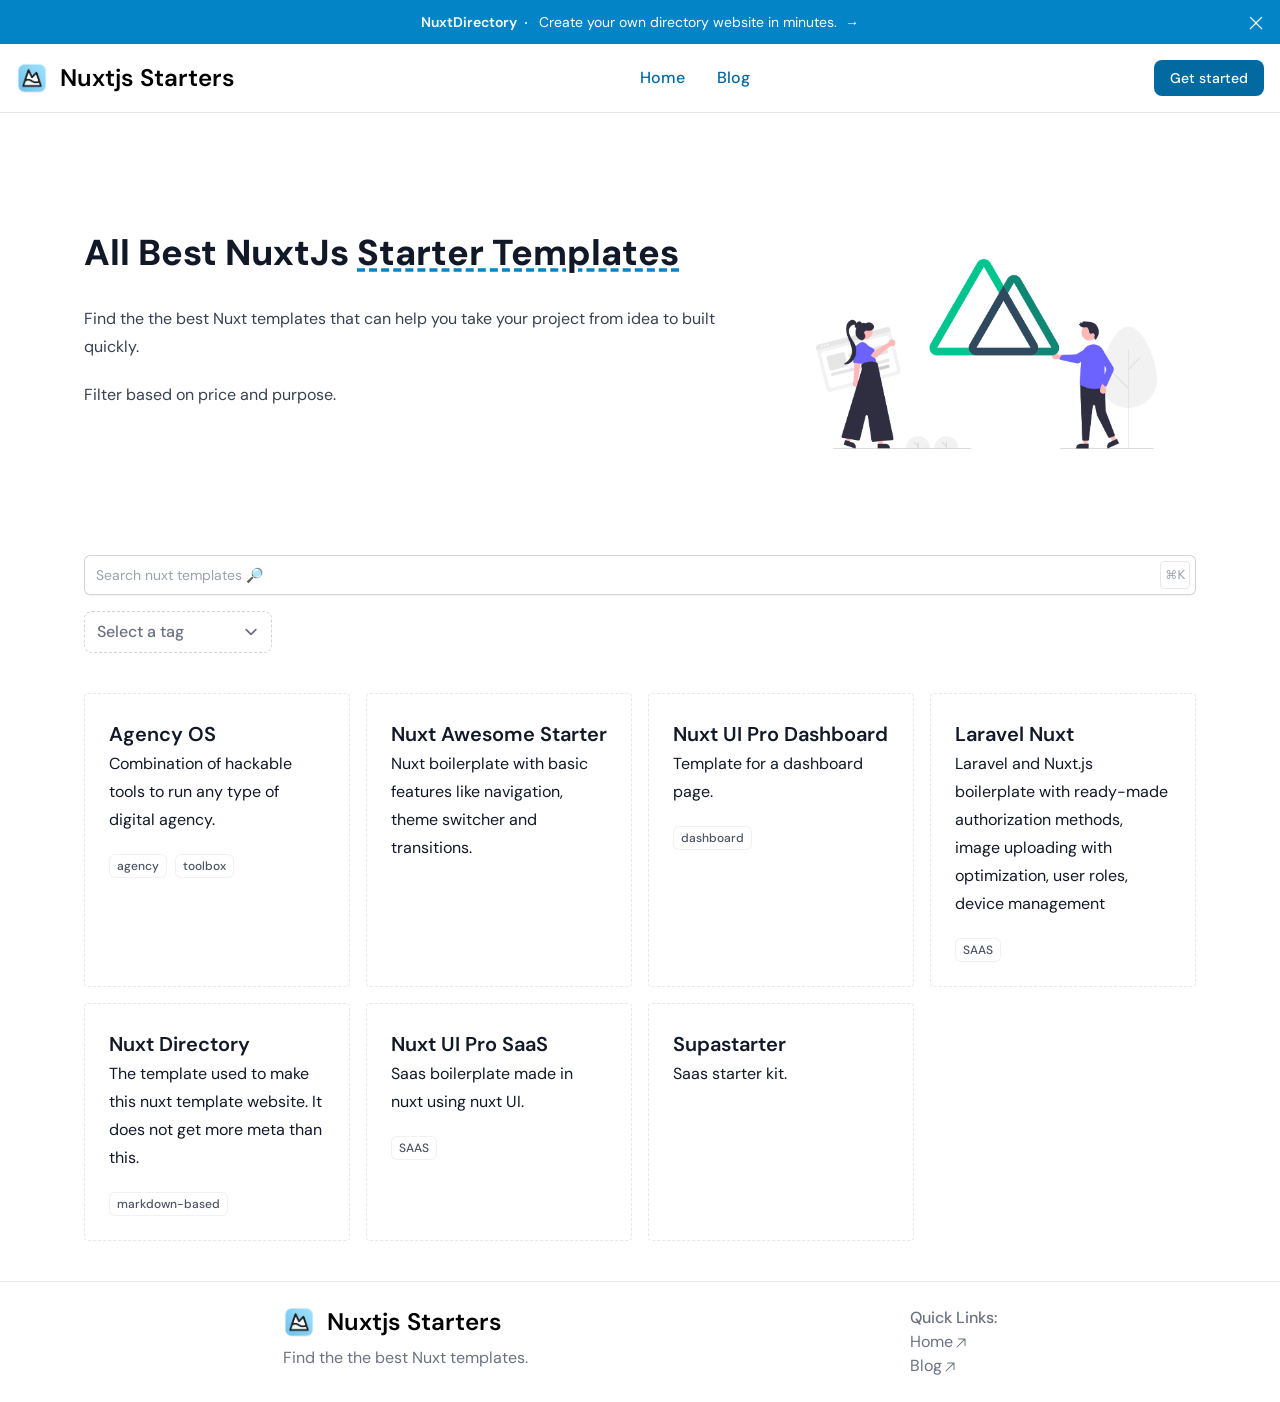
<file: index.html>
<!DOCTYPE html><html  data-capo=""><head><meta charset="utf-8">
<meta name="viewport" content="width=device-width, initial-scale=1">
<style>/*! tailwindcss v3.4.4 | MIT License | https://tailwindcss.com*/*,:after,:before{border:0 solid #e5e7eb;box-sizing:border-box}:after,:before{--tw-content:""}:host,html{line-height:1.5;-webkit-text-size-adjust:100%;font-family:ui-sans-serif,system-ui,sans-serif,Apple Color Emoji,Segoe UI Emoji,Segoe UI Symbol,Noto Color Emoji;font-feature-settings:normal;font-variation-settings:normal;tab-size:4;-webkit-tap-highlight-color:transparent}body{line-height:inherit;margin:0}hr{border-top-width:1px;color:inherit;height:0}abbr:where([title]){-webkit-text-decoration:underline dotted;text-decoration:underline dotted}h1,h2,h3,h4,h5,h6{font-size:inherit;font-weight:inherit}a{color:inherit;text-decoration:inherit}b,strong{font-weight:bolder}code,kbd,pre,samp{font-family:ui-monospace,SFMono-Regular,Menlo,Monaco,Consolas,Liberation Mono,Courier New,monospace;font-feature-settings:normal;font-size:1em;font-variation-settings:normal}small{font-size:80%}sub,sup{font-size:75%;line-height:0;position:relative;vertical-align:initial}sub{bottom:-.25em}sup{top:-.5em}table{border-collapse:collapse;border-color:inherit;text-indent:0}button,input,optgroup,select,textarea{color:inherit;font-family:inherit;font-feature-settings:inherit;font-size:100%;font-variation-settings:inherit;font-weight:inherit;letter-spacing:inherit;line-height:inherit;margin:0;padding:0}button,select{text-transform:none}button,input:where([type=button]),input:where([type=reset]),input:where([type=submit]){-webkit-appearance:button;background-color:initial;background-image:none}:-moz-focusring{outline:auto}:-moz-ui-invalid{box-shadow:none}progress{vertical-align:initial}::-webkit-inner-spin-button,::-webkit-outer-spin-button{height:auto}[type=search]{-webkit-appearance:textfield;outline-offset:-2px}::-webkit-search-decoration{-webkit-appearance:none}::-webkit-file-upload-button{-webkit-appearance:button;font:inherit}summary{display:list-item}blockquote,dd,dl,figure,h1,h2,h3,h4,h5,h6,hr,p,pre{margin:0}fieldset{margin:0}fieldset,legend{padding:0}menu,ol,ul{list-style:none;margin:0;padding:0}dialog{padding:0}textarea{resize:vertical}input::placeholder,textarea::placeholder{color:#9ca3af;opacity:1}[role=button],button{cursor:pointer}:disabled{cursor:default}audio,canvas,embed,iframe,img,object,svg,video{display:block;vertical-align:middle}img,video{height:auto;max-width:100%}[hidden]{display:none}[multiple],[type=date],[type=datetime-local],[type=email],[type=month],[type=number],[type=password],[type=search],[type=tel],[type=text],[type=time],[type=url],[type=week],input:where(:not([type])),select,textarea{appearance:none;background-color:#fff;border-color:#6b7280;border-radius:0;border-width:1px;font-size:1rem;line-height:1.5rem;padding:.5rem .75rem;--tw-shadow:0 0 #0000}[multiple]:focus,[type=date]:focus,[type=datetime-local]:focus,[type=email]:focus,[type=month]:focus,[type=number]:focus,[type=password]:focus,[type=search]:focus,[type=tel]:focus,[type=text]:focus,[type=time]:focus,[type=url]:focus,[type=week]:focus,input:where(:not([type])):focus,select:focus,textarea:focus{outline:2px solid #0000;outline-offset:2px;--tw-ring-inset:var(--tw-empty,/*!*/ /*!*/);--tw-ring-offset-width:0px;--tw-ring-offset-color:#fff;--tw-ring-color:#2563eb;--tw-ring-offset-shadow:var(--tw-ring-inset) 0 0 0 var(--tw-ring-offset-width) var(--tw-ring-offset-color);--tw-ring-shadow:var(--tw-ring-inset) 0 0 0 calc(1px + var(--tw-ring-offset-width)) var(--tw-ring-color);border-color:#2563eb;box-shadow:var(--tw-ring-offset-shadow),var(--tw-ring-shadow),var(--tw-shadow)}input::placeholder,textarea::placeholder{color:#6b7280;opacity:1}::-webkit-datetime-edit-fields-wrapper{padding:0}::-webkit-date-and-time-value{min-height:1.5em;text-align:inherit}::-webkit-datetime-edit{display:inline-flex}::-webkit-datetime-edit,::-webkit-datetime-edit-day-field,::-webkit-datetime-edit-hour-field,::-webkit-datetime-edit-meridiem-field,::-webkit-datetime-edit-millisecond-field,::-webkit-datetime-edit-minute-field,::-webkit-datetime-edit-month-field,::-webkit-datetime-edit-second-field,::-webkit-datetime-edit-year-field{padding-bottom:0;padding-top:0}select{background-image:url("data:image/svg+xml;charset=utf-8,%3Csvg xmlns='http://www.w3.org/2000/svg' fill='none' viewBox='0 0 20 20'%3E%3Cpath stroke='%236b7280' stroke-linecap='round' stroke-linejoin='round' stroke-width='1.5' d='m6 8 4 4 4-4'/%3E%3C/svg%3E");background-position:right .5rem center;background-repeat:no-repeat;background-size:1.5em 1.5em;padding-right:2.5rem;-webkit-print-color-adjust:exact;print-color-adjust:exact}[multiple],[size]:where(select:not([size="1"])){background-image:none;background-position:0 0;background-repeat:unset;background-size:initial;padding-right:.75rem;-webkit-print-color-adjust:unset;print-color-adjust:unset}[type=checkbox],[type=radio]{appearance:none;background-color:#fff;background-origin:border-box;border-color:#6b7280;border-width:1px;color:#2563eb;display:inline-block;flex-shrink:0;height:1rem;padding:0;-webkit-print-color-adjust:exact;print-color-adjust:exact;-webkit-user-select:none;user-select:none;vertical-align:middle;width:1rem;--tw-shadow:0 0 #0000}[type=checkbox]{border-radius:0}[type=radio]{border-radius:100%}[type=checkbox]:focus,[type=radio]:focus{outline:2px solid #0000;outline-offset:2px;--tw-ring-inset:var(--tw-empty,/*!*/ /*!*/);--tw-ring-offset-width:2px;--tw-ring-offset-color:#fff;--tw-ring-color:#2563eb;--tw-ring-offset-shadow:var(--tw-ring-inset) 0 0 0 var(--tw-ring-offset-width) var(--tw-ring-offset-color);--tw-ring-shadow:var(--tw-ring-inset) 0 0 0 calc(2px + var(--tw-ring-offset-width)) var(--tw-ring-color);box-shadow:var(--tw-ring-offset-shadow),var(--tw-ring-shadow),var(--tw-shadow)}[type=checkbox]:checked,[type=radio]:checked{background-color:currentColor;background-position:50%;background-repeat:no-repeat;background-size:100% 100%;border-color:#0000}[type=checkbox]:checked{background-image:url("data:image/svg+xml;charset=utf-8,%3Csvg xmlns='http://www.w3.org/2000/svg' fill='%23fff' viewBox='0 0 16 16'%3E%3Cpath d='M12.207 4.793a1 1 0 0 1 0 1.414l-5 5a1 1 0 0 1-1.414 0l-2-2a1 1 0 0 1 1.414-1.414L6.5 9.086l4.293-4.293a1 1 0 0 1 1.414 0'/%3E%3C/svg%3E")}@media (forced-colors:active) {[type=checkbox]:checked{appearance:auto}}[type=radio]:checked{background-image:url("data:image/svg+xml;charset=utf-8,%3Csvg xmlns='http://www.w3.org/2000/svg' fill='%23fff' viewBox='0 0 16 16'%3E%3Ccircle cx='8' cy='8' r='3'/%3E%3C/svg%3E")}@media (forced-colors:active) {[type=radio]:checked{appearance:auto}}[type=checkbox]:checked:focus,[type=checkbox]:checked:hover,[type=checkbox]:indeterminate,[type=radio]:checked:focus,[type=radio]:checked:hover{background-color:currentColor;border-color:#0000}[type=checkbox]:indeterminate{background-image:url("data:image/svg+xml;charset=utf-8,%3Csvg xmlns='http://www.w3.org/2000/svg' fill='none' viewBox='0 0 16 16'%3E%3Cpath stroke='%23fff' stroke-linecap='round' stroke-linejoin='round' stroke-width='2' d='M4 8h8'/%3E%3C/svg%3E");background-position:50%;background-repeat:no-repeat;background-size:100% 100%}@media (forced-colors:active) {[type=checkbox]:indeterminate{appearance:auto}}[type=checkbox]:indeterminate:focus,[type=checkbox]:indeterminate:hover{background-color:currentColor;border-color:#0000}[type=file]{background:unset;border-color:inherit;border-radius:0;border-width:0;font-size:unset;line-height:inherit;padding:0}[type=file]:focus{outline:1px solid ButtonText;outline:1px auto -webkit-focus-ring-color}*,::backdrop,:after,:before{--tw-border-spacing-x:0;--tw-border-spacing-y:0;--tw-translate-x:0;--tw-translate-y:0;--tw-rotate:0;--tw-skew-x:0;--tw-skew-y:0;--tw-scale-x:1;--tw-scale-y:1;--tw-pan-x: ;--tw-pan-y: ;--tw-pinch-zoom: ;--tw-scroll-snap-strictness:proximity;--tw-gradient-from-position: ;--tw-gradient-via-position: ;--tw-gradient-to-position: ;--tw-ordinal: ;--tw-slashed-zero: ;--tw-numeric-figure: ;--tw-numeric-spacing: ;--tw-numeric-fraction: ;--tw-ring-inset: ;--tw-ring-offset-width:0px;--tw-ring-offset-color:#fff;--tw-ring-color:#3b82f680;--tw-ring-offset-shadow:0 0 #0000;--tw-ring-shadow:0 0 #0000;--tw-shadow:0 0 #0000;--tw-shadow-colored:0 0 #0000;--tw-blur: ;--tw-brightness: ;--tw-contrast: ;--tw-grayscale: ;--tw-hue-rotate: ;--tw-invert: ;--tw-saturate: ;--tw-sepia: ;--tw-drop-shadow: ;--tw-backdrop-blur: ;--tw-backdrop-brightness: ;--tw-backdrop-contrast: ;--tw-backdrop-grayscale: ;--tw-backdrop-hue-rotate: ;--tw-backdrop-invert: ;--tw-backdrop-opacity: ;--tw-backdrop-saturate: ;--tw-backdrop-sepia: ;--tw-contain-size: ;--tw-contain-layout: ;--tw-contain-paint: ;--tw-contain-style: }.prose{color:var(--tw-prose-body);max-width:65ch}.prose :where(p):not(:where([class~=not-prose],[class~=not-prose] *)){margin-bottom:1.25em;margin-top:1.25em}.prose :where([class~=lead]):not(:where([class~=not-prose],[class~=not-prose] *)){color:var(--tw-prose-lead);font-size:1.25em;line-height:1.6;margin-bottom:1.2em;margin-top:1.2em}.prose :where(a):not(:where([class~=not-prose],[class~=not-prose] *)){color:var(--tw-prose-links);font-weight:500;text-decoration:underline}.prose :where(strong):not(:where([class~=not-prose],[class~=not-prose] *)){color:var(--tw-prose-bold);font-weight:600}.prose :where(a strong):not(:where([class~=not-prose],[class~=not-prose] *)){color:inherit}.prose :where(blockquote strong):not(:where([class~=not-prose],[class~=not-prose] *)){color:inherit}.prose :where(thead th strong):not(:where([class~=not-prose],[class~=not-prose] *)){color:inherit}.prose :where(ol):not(:where([class~=not-prose],[class~=not-prose] *)){list-style-type:decimal;margin-bottom:1.25em;margin-top:1.25em;padding-inline-start:1.625em}.prose :where(ol[type=A]):not(:where([class~=not-prose],[class~=not-prose] *)){list-style-type:upper-alpha}.prose :where(ol[type=a]):not(:where([class~=not-prose],[class~=not-prose] *)){list-style-type:lower-alpha}.prose :where(ol[type=A s]):not(:where([class~=not-prose],[class~=not-prose] *)){list-style-type:upper-alpha}.prose :where(ol[type=a s]):not(:where([class~=not-prose],[class~=not-prose] *)){list-style-type:lower-alpha}.prose :where(ol[type=I]):not(:where([class~=not-prose],[class~=not-prose] *)){list-style-type:upper-roman}.prose :where(ol[type=i]):not(:where([class~=not-prose],[class~=not-prose] *)){list-style-type:lower-roman}.prose :where(ol[type=I s]):not(:where([class~=not-prose],[class~=not-prose] *)){list-style-type:upper-roman}.prose :where(ol[type=i s]):not(:where([class~=not-prose],[class~=not-prose] *)){list-style-type:lower-roman}.prose :where(ol[type="1"]):not(:where([class~=not-prose],[class~=not-prose] *)){list-style-type:decimal}.prose :where(ul):not(:where([class~=not-prose],[class~=not-prose] *)){list-style-type:disc;margin-bottom:1.25em;margin-top:1.25em;padding-inline-start:1.625em}.prose :where(ol>li):not(:where([class~=not-prose],[class~=not-prose] *))::marker{color:var(--tw-prose-counters);font-weight:400}.prose :where(ul>li):not(:where([class~=not-prose],[class~=not-prose] *))::marker{color:var(--tw-prose-bullets)}.prose :where(dt):not(:where([class~=not-prose],[class~=not-prose] *)){color:var(--tw-prose-headings);font-weight:600;margin-top:1.25em}.prose :where(hr):not(:where([class~=not-prose],[class~=not-prose] *)){border-color:var(--tw-prose-hr);border-top-width:1px;margin-bottom:3em;margin-top:3em}.prose :where(blockquote):not(:where([class~=not-prose],[class~=not-prose] *)){border-inline-start-color:var(--tw-prose-quote-borders);border-inline-start-width:.25rem;color:var(--tw-prose-quotes);font-style:italic;font-weight:500;margin-bottom:1.6em;margin-top:1.6em;padding-inline-start:1em;quotes:"\201C""\201D""\2018""\2019"}.prose :where(blockquote p:first-of-type):not(:where([class~=not-prose],[class~=not-prose] *)):before{content:open-quote}.prose :where(blockquote p:last-of-type):not(:where([class~=not-prose],[class~=not-prose] *)):after{content:close-quote}.prose :where(h1):not(:where([class~=not-prose],[class~=not-prose] *)){color:var(--tw-prose-headings);font-size:2.25em;font-weight:800;line-height:1.1111111;margin-bottom:.8888889em;margin-top:0}.prose :where(h1 strong):not(:where([class~=not-prose],[class~=not-prose] *)){color:inherit;font-weight:900}.prose :where(h2):not(:where([class~=not-prose],[class~=not-prose] *)){color:var(--tw-prose-headings);font-size:1.5em;font-weight:700;line-height:1.3333333;margin-bottom:1em;margin-top:2em}.prose :where(h2 strong):not(:where([class~=not-prose],[class~=not-prose] *)){color:inherit;font-weight:800}.prose :where(h3):not(:where([class~=not-prose],[class~=not-prose] *)){color:var(--tw-prose-headings);font-size:1.25em;font-weight:600;line-height:1.6;margin-bottom:.6em;margin-top:1.6em}.prose :where(h3 strong):not(:where([class~=not-prose],[class~=not-prose] *)){color:inherit;font-weight:700}.prose :where(h4):not(:where([class~=not-prose],[class~=not-prose] *)){color:var(--tw-prose-headings);font-weight:600;line-height:1.5;margin-bottom:.5em;margin-top:1.5em}.prose :where(h4 strong):not(:where([class~=not-prose],[class~=not-prose] *)){color:inherit;font-weight:700}.prose :where(img):not(:where([class~=not-prose],[class~=not-prose] *)){margin-bottom:2em;margin-top:2em}.prose :where(picture):not(:where([class~=not-prose],[class~=not-prose] *)){display:block;margin-bottom:2em;margin-top:2em}.prose :where(video):not(:where([class~=not-prose],[class~=not-prose] *)){margin-bottom:2em;margin-top:2em}.prose :where(kbd):not(:where([class~=not-prose],[class~=not-prose] *)){border-radius:.3125rem;box-shadow:0 0 0 1px rgb(var(--tw-prose-kbd-shadows)/10%),0 3px 0 rgb(var(--tw-prose-kbd-shadows)/10%);color:var(--tw-prose-kbd);font-family:inherit;font-size:.875em;font-weight:500;padding-inline-end:.375em;padding-bottom:.1875em;padding-top:.1875em;padding-inline-start:.375em}.prose :where(code):not(:where([class~=not-prose],[class~=not-prose] *)){color:var(--tw-prose-code);font-size:.875em;font-weight:600}.prose :where(code):not(:where([class~=not-prose],[class~=not-prose] *)):before{content:"`"}.prose :where(code):not(:where([class~=not-prose],[class~=not-prose] *)):after{content:"`"}.prose :where(a code):not(:where([class~=not-prose],[class~=not-prose] *)){color:inherit}.prose :where(h1 code):not(:where([class~=not-prose],[class~=not-prose] *)){color:inherit}.prose :where(h2 code):not(:where([class~=not-prose],[class~=not-prose] *)){color:inherit;font-size:.875em}.prose :where(h3 code):not(:where([class~=not-prose],[class~=not-prose] *)){color:inherit;font-size:.9em}.prose :where(h4 code):not(:where([class~=not-prose],[class~=not-prose] *)){color:inherit}.prose :where(blockquote code):not(:where([class~=not-prose],[class~=not-prose] *)){color:inherit}.prose :where(thead th code):not(:where([class~=not-prose],[class~=not-prose] *)){color:inherit}.prose :where(pre):not(:where([class~=not-prose],[class~=not-prose] *)){background-color:var(--tw-prose-pre-bg);border-radius:.375rem;color:var(--tw-prose-pre-code);font-size:.875em;font-weight:400;line-height:1.7142857;margin-bottom:1.7142857em;margin-top:1.7142857em;overflow-x:auto;padding-inline-end:1.1428571em;padding-bottom:.8571429em;padding-top:.8571429em;padding-inline-start:1.1428571em}.prose :where(pre code):not(:where([class~=not-prose],[class~=not-prose] *)){background-color:initial;border-radius:0;border-width:0;color:inherit;font-family:inherit;font-size:inherit;font-weight:inherit;line-height:inherit;padding:0}.prose :where(pre code):not(:where([class~=not-prose],[class~=not-prose] *)):before{content:none}.prose :where(pre code):not(:where([class~=not-prose],[class~=not-prose] *)):after{content:none}.prose :where(table):not(:where([class~=not-prose],[class~=not-prose] *)){font-size:.875em;line-height:1.7142857;margin-bottom:2em;margin-top:2em;table-layout:auto;text-align:start;width:100%}.prose :where(thead):not(:where([class~=not-prose],[class~=not-prose] *)){border-bottom-color:var(--tw-prose-th-borders);border-bottom-width:1px}.prose :where(thead th):not(:where([class~=not-prose],[class~=not-prose] *)){color:var(--tw-prose-headings);font-weight:600;padding-inline-end:.5714286em;padding-bottom:.5714286em;padding-inline-start:.5714286em;vertical-align:bottom}.prose :where(tbody tr):not(:where([class~=not-prose],[class~=not-prose] *)){border-bottom-color:var(--tw-prose-td-borders);border-bottom-width:1px}.prose :where(tbody tr:last-child):not(:where([class~=not-prose],[class~=not-prose] *)){border-bottom-width:0}.prose :where(tbody td):not(:where([class~=not-prose],[class~=not-prose] *)){vertical-align:initial}.prose :where(tfoot):not(:where([class~=not-prose],[class~=not-prose] *)){border-top-color:var(--tw-prose-th-borders);border-top-width:1px}.prose :where(tfoot td):not(:where([class~=not-prose],[class~=not-prose] *)){vertical-align:top}.prose :where(figure>*):not(:where([class~=not-prose],[class~=not-prose] *)){margin-bottom:0;margin-top:0}.prose :where(figcaption):not(:where([class~=not-prose],[class~=not-prose] *)){color:var(--tw-prose-captions);font-size:.875em;line-height:1.4285714;margin-top:.8571429em}.prose{--tw-prose-body:#374151;--tw-prose-headings:#111827;--tw-prose-lead:#4b5563;--tw-prose-links:#111827;--tw-prose-bold:#111827;--tw-prose-counters:#6b7280;--tw-prose-bullets:#d1d5db;--tw-prose-hr:#e5e7eb;--tw-prose-quotes:#111827;--tw-prose-quote-borders:#e5e7eb;--tw-prose-captions:#6b7280;--tw-prose-kbd:#111827;--tw-prose-kbd-shadows:17 24 39;--tw-prose-code:#111827;--tw-prose-pre-code:#e5e7eb;--tw-prose-pre-bg:#1f2937;--tw-prose-th-borders:#d1d5db;--tw-prose-td-borders:#e5e7eb;--tw-prose-invert-body:#d1d5db;--tw-prose-invert-headings:#fff;--tw-prose-invert-lead:#9ca3af;--tw-prose-invert-links:#fff;--tw-prose-invert-bold:#fff;--tw-prose-invert-counters:#9ca3af;--tw-prose-invert-bullets:#4b5563;--tw-prose-invert-hr:#374151;--tw-prose-invert-quotes:#f3f4f6;--tw-prose-invert-quote-borders:#374151;--tw-prose-invert-captions:#9ca3af;--tw-prose-invert-kbd:#fff;--tw-prose-invert-kbd-shadows:255 255 255;--tw-prose-invert-code:#fff;--tw-prose-invert-pre-code:#d1d5db;--tw-prose-invert-pre-bg:#00000080;--tw-prose-invert-th-borders:#4b5563;--tw-prose-invert-td-borders:#374151;font-size:1rem;line-height:1.75}.prose :where(picture>img):not(:where([class~=not-prose],[class~=not-prose] *)){margin-bottom:0;margin-top:0}.prose :where(li):not(:where([class~=not-prose],[class~=not-prose] *)){margin-bottom:.5em;margin-top:.5em}.prose :where(ol>li):not(:where([class~=not-prose],[class~=not-prose] *)){padding-inline-start:.375em}.prose :where(ul>li):not(:where([class~=not-prose],[class~=not-prose] *)){padding-inline-start:.375em}.prose :where(.prose>ul>li p):not(:where([class~=not-prose],[class~=not-prose] *)){margin-bottom:.75em;margin-top:.75em}.prose :where(.prose>ul>li>p:first-child):not(:where([class~=not-prose],[class~=not-prose] *)){margin-top:1.25em}.prose :where(.prose>ul>li>p:last-child):not(:where([class~=not-prose],[class~=not-prose] *)){margin-bottom:1.25em}.prose :where(.prose>ol>li>p:first-child):not(:where([class~=not-prose],[class~=not-prose] *)){margin-top:1.25em}.prose :where(.prose>ol>li>p:last-child):not(:where([class~=not-prose],[class~=not-prose] *)){margin-bottom:1.25em}.prose :where(ul ul,ul ol,ol ul,ol ol):not(:where([class~=not-prose],[class~=not-prose] *)){margin-bottom:.75em;margin-top:.75em}.prose :where(dl):not(:where([class~=not-prose],[class~=not-prose] *)){margin-bottom:1.25em;margin-top:1.25em}.prose :where(dd):not(:where([class~=not-prose],[class~=not-prose] *)){margin-top:.5em;padding-inline-start:1.625em}.prose :where(hr+*):not(:where([class~=not-prose],[class~=not-prose] *)){margin-top:0}.prose :where(h2+*):not(:where([class~=not-prose],[class~=not-prose] *)){margin-top:0}.prose :where(h3+*):not(:where([class~=not-prose],[class~=not-prose] *)){margin-top:0}.prose :where(h4+*):not(:where([class~=not-prose],[class~=not-prose] *)){margin-top:0}.prose :where(thead th:first-child):not(:where([class~=not-prose],[class~=not-prose] *)){padding-inline-start:0}.prose :where(thead th:last-child):not(:where([class~=not-prose],[class~=not-prose] *)){padding-inline-end:0}.prose :where(tbody td,tfoot td):not(:where([class~=not-prose],[class~=not-prose] *)){padding-inline-end:.5714286em;padding-bottom:.5714286em;padding-top:.5714286em;padding-inline-start:.5714286em}.prose :where(tbody td:first-child,tfoot td:first-child):not(:where([class~=not-prose],[class~=not-prose] *)){padding-inline-start:0}.prose :where(tbody td:last-child,tfoot td:last-child):not(:where([class~=not-prose],[class~=not-prose] *)){padding-inline-end:0}.prose :where(figure):not(:where([class~=not-prose],[class~=not-prose] *)){margin-bottom:2em;margin-top:2em}.prose :where(.prose>:first-child):not(:where([class~=not-prose],[class~=not-prose] *)){margin-top:0}.prose :where(.prose>:last-child):not(:where([class~=not-prose],[class~=not-prose] *)){margin-bottom:0}.sr-only{height:1px;margin:-1px;overflow:hidden;padding:0;position:absolute;width:1px;clip:rect(0,0,0,0);border-width:0;white-space:nowrap}.absolute{position:absolute}.relative{position:relative}.inset-y-0{bottom:0;top:0}.-top-3{top:-.75rem}.-top-4{top:-1rem}.left-0{left:0}.right-0{right:0}.start-0{inset-inline-start:0}.z-20{z-index:20}.-m-3{margin:-.75rem}.m-0{margin:0}.mx-2{margin-left:.5rem;margin-right:.5rem}.mx-auto{margin-left:auto;margin-right:auto}.-ml-0{margin-left:0}.-ml-0\.5{margin-left:-.125rem}.mb-10{margin-bottom:2.5rem}.mt-4{margin-top:1rem}.block{display:block}.inline{display:inline}.flex{display:flex}.inline-flex{display:inline-flex}.grid{display:grid}.hidden{display:none}.h-0{height:0}.h-0\.5{height:.125rem}.h-10{height:2.5rem}.h-5{height:1.25rem}.h-6{height:1.5rem}.h-8{height:2rem}.max-h-64{max-height:16rem}.w-0{width:0}.w-0\.5{width:.125rem}.w-10{width:2.5rem}.w-5{width:1.25rem}.w-6{width:1.5rem}.w-full{width:100%}.max-w-3xl{max-width:48rem}.max-w-none{max-width:none}.max-w-prose{max-width:65ch}.max-w-screen-xl{max-width:1280px}.flex-1{flex:1 1 0%}.grid-cols-4{grid-template-columns:repeat(4,minmax(0,1fr))}.flex-col{flex-direction:column}.flex-wrap{flex-wrap:wrap}.items-start{align-items:flex-start}.items-center{align-items:center}.justify-end{justify-content:flex-end}.justify-center{justify-content:center}.justify-between{justify-content:space-between}.gap-10{gap:2.5rem}.gap-2{gap:.5rem}.gap-4{gap:1rem}.gap-8{gap:2rem}.gap-x-2{column-gap:.5rem}.gap-x-6{column-gap:1.5rem}.space-x-3>:not([hidden])~:not([hidden]){--tw-space-x-reverse:0;margin-left:calc(.75rem*(1 - var(--tw-space-x-reverse)));margin-right:calc(.75rem*var(--tw-space-x-reverse))}.space-y-2>:not([hidden])~:not([hidden]){--tw-space-y-reverse:0;margin-bottom:calc(.5rem*var(--tw-space-y-reverse));margin-top:calc(.5rem*(1 - var(--tw-space-y-reverse)))}.self-center{align-self:center}.whitespace-nowrap{white-space:nowrap}.rounded{border-radius:.25rem}.rounded-full{border-radius:9999px}.rounded-lg{border-radius:.5rem}.rounded-md{border-radius:.375rem}.border{border-width:1px}.border-0{border-width:0}.border-2{border-width:2px}.border-b{border-bottom-width:1px}.border-t{border-top-width:1px}.border-dashed{border-style:dashed}.border-blue-500{--tw-border-opacity:1;border-color:rgb(59 130 246/var(--tw-border-opacity))}.border-gray-100{--tw-border-opacity:1;border-color:rgb(243 244 246/var(--tw-border-opacity))}.border-gray-200{--tw-border-opacity:1;border-color:rgb(229 231 235/var(--tw-border-opacity))}.border-gray-300{--tw-border-opacity:1;border-color:rgb(209 213 219/var(--tw-border-opacity))}.bg-blue-600{--tw-bg-opacity:1;background-color:rgb(37 99 235/var(--tw-bg-opacity))}.bg-blue-600\/10{background-color:#2563eb1a}.bg-gray-100{--tw-bg-opacity:1;background-color:rgb(243 244 246/var(--tw-bg-opacity))}.bg-gray-50{--tw-bg-opacity:1;background-color:rgb(249 250 251/var(--tw-bg-opacity))}.bg-indigo-600{--tw-bg-opacity:1;background-color:rgb(79 70 229/var(--tw-bg-opacity))}.bg-primary-600{--tw-bg-opacity:1;background-color:rgb(2 132 199/var(--tw-bg-opacity))}.bg-primary-700{--tw-bg-opacity:1;background-color:rgb(3 105 161/var(--tw-bg-opacity))}.bg-white{--tw-bg-opacity:1;background-color:rgb(255 255 255/var(--tw-bg-opacity))}.fill-current{fill:currentColor}.p-0{padding:0}.p-2{padding:.5rem}.p-3{padding:.75rem}.p-4{padding:1rem}.p-6{padding:1.5rem}.px-1{padding-left:.25rem;padding-right:.25rem}.px-1\.5{padding-left:.375rem;padding-right:.375rem}.px-2{padding-left:.5rem;padding-right:.5rem}.px-3{padding-left:.75rem;padding-right:.75rem}.px-3\.5{padding-left:.875rem;padding-right:.875rem}.px-4{padding-left:1rem;padding-right:1rem}.px-5{padding-left:1.25rem;padding-right:1.25rem}.px-6{padding-left:1.5rem;padding-right:1.5rem}.py-0{padding-bottom:0;padding-top:0}.py-0\.5{padding-bottom:.125rem;padding-top:.125rem}.py-1{padding-bottom:.25rem;padding-top:.25rem}.py-1\.5{padding-bottom:.375rem;padding-top:.375rem}.py-10{padding-bottom:2.5rem;padding-top:2.5rem}.py-2{padding-bottom:.5rem;padding-top:.5rem}.py-2\.5{padding-bottom:.625rem;padding-top:.625rem}.py-6{padding-bottom:1.5rem;padding-top:1.5rem}.pb-10{padding-bottom:2.5rem}.pb-20{padding-bottom:5rem}.pr-1{padding-right:.25rem}.pr-1\.5{padding-right:.375rem}.pr-14{padding-right:3.5rem}.pt-20{padding-top:5rem}.text-center{text-align:center}.font-display{font-family:DM Sans}.font-sans{font-family:ui-sans-serif,system-ui,sans-serif,Apple Color Emoji,Segoe UI Emoji,Segoe UI Symbol,Noto Color Emoji}.text-2xl{font-size:1.5rem;line-height:2rem}.text-sm{font-size:.875rem;line-height:1.25rem}.text-xs{font-size:.75rem;line-height:1rem}.font-medium{font-weight:500}.font-semibold{font-weight:600}.leading-6{line-height:1.5rem}.text-blue-500{--tw-text-opacity:1;color:rgb(59 130 246/var(--tw-text-opacity))}.text-gray-400{--tw-text-opacity:1;color:rgb(156 163 175/var(--tw-text-opacity))}.text-gray-500{--tw-text-opacity:1;color:rgb(107 114 128/var(--tw-text-opacity))}.text-gray-600{--tw-text-opacity:1;color:rgb(75 85 99/var(--tw-text-opacity))}.text-gray-900{--tw-text-opacity:1;color:rgb(17 24 39/var(--tw-text-opacity))}.text-white{--tw-text-opacity:1;color:rgb(255 255 255/var(--tw-text-opacity))}.underline{text-decoration-line:underline}.decoration-primary-500{text-decoration-color:#0ea5e9}.decoration-primary-600{text-decoration-color:#0284c7}.underline-offset-4{text-underline-offset:4px}.opacity-0{opacity:0}.shadow-sm{--tw-shadow:0 1px 2px 0 #0000000d;--tw-shadow-colored:0 1px 2px 0 var(--tw-shadow-color);box-shadow:var(--tw-ring-offset-shadow,0 0 #0000),var(--tw-ring-shadow,0 0 #0000),var(--tw-shadow)}.ring-1{--tw-ring-offset-shadow:var(--tw-ring-inset) 0 0 0 var(--tw-ring-offset-width) var(--tw-ring-offset-color);--tw-ring-shadow:var(--tw-ring-inset) 0 0 0 calc(1px + var(--tw-ring-offset-width)) var(--tw-ring-color);box-shadow:var(--tw-ring-offset-shadow),var(--tw-ring-shadow),var(--tw-shadow,0 0 #0000)}.ring-inset{--tw-ring-inset:inset}.ring-gray-300{--tw-ring-opacity:1;--tw-ring-color:rgb(209 213 219/var(--tw-ring-opacity))}.ring-gray-500\/10{--tw-ring-color:#6b72801a}.filter{filter:var(--tw-blur) var(--tw-brightness) var(--tw-contrast) var(--tw-grayscale) var(--tw-hue-rotate) var(--tw-invert) var(--tw-saturate) var(--tw-sepia) var(--tw-drop-shadow)}.transition-opacity{transition-duration:.15s;transition-property:opacity;transition-timing-function:cubic-bezier(.4,0,.2,1)}.dark\:prose-invert:is(.dark *){--tw-prose-body:var(--tw-prose-invert-body);--tw-prose-headings:var(--tw-prose-invert-headings);--tw-prose-lead:var(--tw-prose-invert-lead);--tw-prose-links:var(--tw-prose-invert-links);--tw-prose-bold:var(--tw-prose-invert-bold);--tw-prose-counters:var(--tw-prose-invert-counters);--tw-prose-bullets:var(--tw-prose-invert-bullets);--tw-prose-hr:var(--tw-prose-invert-hr);--tw-prose-quotes:var(--tw-prose-invert-quotes);--tw-prose-quote-borders:var(--tw-prose-invert-quote-borders);--tw-prose-captions:var(--tw-prose-invert-captions);--tw-prose-kbd:var(--tw-prose-invert-kbd);--tw-prose-kbd-shadows:var(--tw-prose-invert-kbd-shadows);--tw-prose-code:var(--tw-prose-invert-code);--tw-prose-pre-code:var(--tw-prose-invert-pre-code);--tw-prose-pre-bg:var(--tw-prose-invert-pre-bg);--tw-prose-th-borders:var(--tw-prose-invert-th-borders);--tw-prose-td-borders:var(--tw-prose-invert-td-borders)}.placeholder\:text-gray-400::placeholder{--tw-text-opacity:1;color:rgb(156 163 175/var(--tw-text-opacity))}.hover\:bg-blue-500:hover{--tw-bg-opacity:1;background-color:rgb(59 130 246/var(--tw-bg-opacity))}.hover\:bg-gray-100:hover{--tw-bg-opacity:1;background-color:rgb(243 244 246/var(--tw-bg-opacity))}.hover\:bg-indigo-600:hover{--tw-bg-opacity:1;background-color:rgb(79 70 229/var(--tw-bg-opacity))}.hover\:bg-primary-600:hover{--tw-bg-opacity:1;background-color:rgb(2 132 199/var(--tw-bg-opacity))}.hover\:bg-primary-800:hover{--tw-bg-opacity:1;background-color:rgb(7 89 133/var(--tw-bg-opacity))}.hover\:underline:hover{text-decoration-line:underline}.focus\:outline-none:focus{outline:2px solid #0000;outline-offset:2px}.focus\:ring-2:focus{--tw-ring-offset-shadow:var(--tw-ring-inset) 0 0 0 var(--tw-ring-offset-width) var(--tw-ring-offset-color);--tw-ring-shadow:var(--tw-ring-inset) 0 0 0 calc(2px + var(--tw-ring-offset-width)) var(--tw-ring-color)}.focus\:ring-2:focus,.focus\:ring-4:focus{box-shadow:var(--tw-ring-offset-shadow),var(--tw-ring-shadow),var(--tw-shadow,0 0 #0000)}.focus\:ring-4:focus{--tw-ring-offset-shadow:var(--tw-ring-inset) 0 0 0 var(--tw-ring-offset-width) var(--tw-ring-offset-color);--tw-ring-shadow:var(--tw-ring-inset) 0 0 0 calc(4px + var(--tw-ring-offset-width)) var(--tw-ring-color)}.focus\:ring-inset:focus{--tw-ring-inset:inset}.focus\:ring-gray-200:focus{--tw-ring-opacity:1;--tw-ring-color:rgb(229 231 235/var(--tw-ring-opacity))}.focus\:ring-primary-300:focus{--tw-ring-opacity:1;--tw-ring-color:rgb(125 211 252/var(--tw-ring-opacity))}.focus\:ring-primary-600:focus{--tw-ring-opacity:1;--tw-ring-color:rgb(2 132 199/var(--tw-ring-opacity))}.focus-visible\:outline:focus-visible{outline-style:solid}.focus-visible\:outline-2:focus-visible{outline-width:2px}.focus-visible\:outline-offset-2:focus-visible{outline-offset:2px}.focus-visible\:outline-offset-\[-4px\]:focus-visible{outline-offset:-4px}.group:hover .group-hover\:border-primary-500{--tw-border-opacity:1;border-color:rgb(14 165 233/var(--tw-border-opacity))}.group:hover .group-hover\:opacity-100{opacity:1}.prose-a\:border-b :is(:where(a):not(:where([class~=not-prose],[class~=not-prose] *))){border-bottom-width:1px}.prose-a\:border-dashed :is(:where(a):not(:where([class~=not-prose],[class~=not-prose] *))){border-style:dashed}.prose-a\:font-normal :is(:where(a):not(:where([class~=not-prose],[class~=not-prose] *))){font-weight:400}.prose-a\:no-underline :is(:where(a):not(:where([class~=not-prose],[class~=not-prose] *))){text-decoration-line:none}.hover\:prose-a\:border-solid :is(:where(a):not(:where([class~=not-prose],[class~=not-prose] *))):hover{border-style:solid}.hover\:prose-a\:border-primary-400 :is(:where(a):not(:where([class~=not-prose],[class~=not-prose] *))):hover{--tw-border-opacity:1;border-color:rgb(56 189 248/var(--tw-border-opacity))}.hover\:prose-a\:text-primary-400 :is(:where(a):not(:where([class~=not-prose],[class~=not-prose] *))):hover{--tw-text-opacity:1;color:rgb(56 189 248/var(--tw-text-opacity))}.prose-pre\:bg-gray-100 :is(:where(pre):not(:where([class~=not-prose],[class~=not-prose] *))){--tw-bg-opacity:1;background-color:rgb(243 244 246/var(--tw-bg-opacity))}.dark\:border-gray-600:is(.dark *){--tw-border-opacity:1;border-color:rgb(75 85 99/var(--tw-border-opacity))}.dark\:border-gray-700:is(.dark *){--tw-border-opacity:1;border-color:rgb(55 65 81/var(--tw-border-opacity))}.dark\:bg-gray-800:is(.dark *){--tw-bg-opacity:1;background-color:rgb(31 41 55/var(--tw-bg-opacity))}.dark\:bg-gray-900:is(.dark *){--tw-bg-opacity:1;background-color:rgb(17 24 39/var(--tw-bg-opacity))}.dark\:bg-primary-600:is(.dark *){--tw-bg-opacity:1;background-color:rgb(2 132 199/var(--tw-bg-opacity))}.dark\:text-gray-400:is(.dark *){--tw-text-opacity:1;color:rgb(156 163 175/var(--tw-text-opacity))}.dark\:text-white:is(.dark *){--tw-text-opacity:1;color:rgb(255 255 255/var(--tw-text-opacity))}.dark\:hover\:bg-gray-700:hover:is(.dark *){--tw-bg-opacity:1;background-color:rgb(55 65 81/var(--tw-bg-opacity))}.dark\:hover\:bg-primary-700:hover:is(.dark *){--tw-bg-opacity:1;background-color:rgb(3 105 161/var(--tw-bg-opacity))}.dark\:focus\:ring-gray-600:focus:is(.dark *){--tw-ring-opacity:1;--tw-ring-color:rgb(75 85 99/var(--tw-ring-opacity))}.dark\:focus\:ring-primary-800:focus:is(.dark *){--tw-ring-opacity:1;--tw-ring-color:rgb(7 89 133/var(--tw-ring-opacity))}.dark\:prose-pre\:bg-gray-900 :is(:where(pre):not(:where([class~=not-prose],[class~=not-prose] *))):is(.dark *){--tw-bg-opacity:1;background-color:rgb(17 24 39/var(--tw-bg-opacity))}@media (min-width:640px){.sm\:px-3{padding-left:.75rem;padding-right:.75rem}.sm\:px-3\.5{padding-left:.875rem;padding-right:.875rem}.sm\:text-sm{font-size:.875rem;line-height:1.25rem}.sm\:leading-6{line-height:1.5rem}.sm\:before\:flex-1:before{content:var(--tw-content);flex:1 1 0%}}@media (min-width:768px){.md\:order-1{order:1}.md\:order-2{order:2}.md\:mt-0{margin-top:0}.md\:flex{display:flex}.md\:hidden{display:none}.md\:w-auto{width:auto}.md\:flex-row{flex-direction:row}.md\:space-x-0>:not([hidden])~:not([hidden]){--tw-space-x-reverse:0;margin-left:calc(0px*(1 - var(--tw-space-x-reverse)));margin-right:calc(0px*var(--tw-space-x-reverse))}.md\:space-x-8>:not([hidden])~:not([hidden]){--tw-space-x-reverse:0;margin-left:calc(2rem*(1 - var(--tw-space-x-reverse)));margin-right:calc(2rem*var(--tw-space-x-reverse))}.md\:border-0{border-width:0}.md\:bg-transparent{background-color:initial}.md\:bg-white{--tw-bg-opacity:1;background-color:rgb(255 255 255/var(--tw-bg-opacity))}.md\:p-0{padding:0}.md\:text-primary-700{--tw-text-opacity:1;color:rgb(3 105 161/var(--tw-text-opacity))}.md\:dark\:bg-gray-900:is(.dark *){--tw-bg-opacity:1;background-color:rgb(17 24 39/var(--tw-bg-opacity))}.md\:dark\:text-primary-500:is(.dark *){--tw-text-opacity:1;color:rgb(14 165 233/var(--tw-text-opacity))}}@media (min-width:1280px){.xl\:max-w-6xl{max-width:72rem}}.rtl\:space-x-reverse:where([dir=rtl],[dir=rtl] *)>:not([hidden])~:not([hidden]){--tw-space-x-reverse:1}</style>
<style>@font-face{font-display:swap;font-family:DM Sans;font-style:normal;font-weight:200 900;src:url(/_nuxt/DM_Sans-200_900-1.D1bw2c55.woff2) format("woff2");unicode-range:u+0100-02af,u+0304,u+0308,u+0329,u+1e00-1e9f,u+1ef2-1eff,u+2020,u+20a0-20ab,u+20ad-20c0,u+2113,u+2c60-2c7f,u+a720-a7ff}@font-face{font-display:swap;font-family:DM Sans;font-style:normal;font-weight:200 900;src:url(/_nuxt/DM_Sans-200_900-2.DeBecvsH.woff2) format("woff2");unicode-range:u+00??,u+0131,u+0152-0153,u+02bb-02bc,u+02c6,u+02da,u+02dc,u+0304,u+0308,u+0329,u+2000-206f,u+2074,u+20ac,u+2122,u+2191,u+2193,u+2212,u+2215,u+feff,u+fffd}</style>
<style>.icon[data-v-1ac4d401]{display:inline-block;vertical-align:middle}</style>
<style>h1 span[data-v-e5d2b82a]{text-decoration-color:#0284c7;text-decoration-line:underline;text-decoration-style:dashed;text-underline-offset:4px}</style>
<link rel="stylesheet" href="/_nuxt/entry.XeIz5cGV.css">
<link rel="preload" as="fetch" crossorigin="anonymous" href="/_payload.json?0de6db53-e2be-46fd-91c7-275be2aa2998">
<link rel="modulepreload" as="script" crossorigin href="/_nuxt/Cud426ir.js">
<link rel="modulepreload" as="script" crossorigin href="/_nuxt/D5xBv_8G.js">
<link rel="modulepreload" as="script" crossorigin href="/_nuxt/f2qmnvNS.js">
<link rel="modulepreload" as="script" crossorigin href="/_nuxt/CJubQL3Z.js">
<link rel="modulepreload" as="script" crossorigin href="/_nuxt/BX9kBK_I.js">
<link rel="modulepreload" as="script" crossorigin href="/_nuxt/Dnd51l0P.js">
<link rel="modulepreload" as="script" crossorigin href="/_nuxt/CdeWbTow.js">
<link rel="modulepreload" as="script" crossorigin href="/_nuxt/Dt8Qzoo3.js">
<link rel="modulepreload" as="script" crossorigin href="/_nuxt/DOn9lfNA.js">
<link rel="modulepreload" as="script" crossorigin href="/_nuxt/CNScsvPQ.js">
<link rel="modulepreload" as="script" crossorigin href="/_nuxt/4C7WVsJH.js">
<link rel="modulepreload" as="script" crossorigin href="/_nuxt/NwPQAiyR.js">
<link rel="modulepreload" as="script" crossorigin href="/_nuxt/CnRDKYi2.js">
<link rel="modulepreload" as="script" crossorigin href="/_nuxt/B4Y24CKk.js">
<link rel="modulepreload" as="script" crossorigin href="/_nuxt/DGb-2GvO.js">
<link rel="modulepreload" as="script" crossorigin href="/_nuxt/4FQUCqPP.js">
<link rel="modulepreload" as="script" crossorigin href="/_nuxt/CR7_yLNU.js">
<link rel="modulepreload" as="script" crossorigin href="/_nuxt/P3HlCSgL.js">
<link rel="prefetch" as="script" crossorigin href="/_nuxt/D9eW7X9w.js">
<link rel="prefetch" as="script" crossorigin href="/_nuxt/DmbDhqTA.js">
<link rel="prefetch" as="style" href="/_nuxt/useStudio.mIlAkhLC.css">
<link rel="prefetch" as="script" crossorigin href="/_nuxt/4Llkfsvd.js">
<link rel="prefetch" as="script" crossorigin href="/_nuxt/C20kGZh7.js">
<link rel="prefetch" as="script" crossorigin href="/_nuxt/BpShDWvC.js">
<script type="module" src="/_nuxt/Cud426ir.js" crossorigin></script></head><body><div id="__nuxt"><div class="font-display"><div style="" class="flex items-center gap-x-6 bg-primary-600 px-6 py-2.5 sm:px-3.5 sm:before:flex-1"><p class="text-sm leading-6 text-white"><a href="#"><strong class="font-semibold">NuxtDirectory</strong><svg viewBox="0 0 2 2" class="mx-2 inline h-0.5 w-0.5 fill-current" aria-hidden="true"><circle cx="1" cy="1" r="1"></circle></svg> Create your own directory website in minutes.  <span aria-hidden="true">→</span></a></p><div class="flex flex-1 justify-end"><button type="button" class="-m-3 p-3 focus-visible:outline-offset-[-4px]"><span class="sr-only">Dismiss</span><svg xmlns="http://www.w3.org/2000/svg" xmlns:xlink="http://www.w3.org/1999/xlink" aria-hidden="true" role="img" class="icon h-5 w-5 text-white" style="" width="1em" height="1em" viewBox="0 0 256 256" data-v-1ac4d401><path fill="currentColor" d="M205.66 194.34a8 8 0 0 1-11.32 11.32L128 139.31l-66.34 66.35a8 8 0 0 1-11.32-11.32L116.69 128L50.34 61.66a8 8 0 0 1 11.32-11.32L128 116.69l66.34-66.35a8 8 0 0 1 11.32 11.32L139.31 128Z"/></svg></button></div></div><nav class="bg-white dark:bg-gray-900 w-full z-20 start-0 border-b border-gray-200 dark:border-gray-600"><div class="max-w-screen-xl flex flex-wrap items-center justify-between mx-auto p-4"><a aria-current="page" href="/" class="router-link-active router-link-exact-active flex items-center space-x-3 rtl:space-x-reverse"><img src="/logo.png" class="h-8" alt="Nuxtjs Starters Logo"><span class="self-center text-2xl font-semibold whitespace-nowrap dark:text-white">Nuxtjs Starters</span></a><div class="flex md:order-2 space-x-3 md:space-x-0 rtl:space-x-reverse"><button type="button" class="text-white bg-primary-700 hover:bg-primary-800 focus:ring-4 focus:outline-none focus:ring-primary-300 font-medium rounded-lg text-sm px-4 py-2 text-center dark:bg-primary-600 dark:hover:bg-primary-700 dark:focus:ring-primary-800">Get started</button><button data-collapse-toggle="navbar-sticky" type="button" class="inline-flex items-center p-2 w-10 h-10 justify-center text-sm text-gray-500 rounded-lg md:hidden hover:bg-gray-100 focus:outline-none focus:ring-2 focus:ring-gray-200 dark:text-gray-400 dark:hover:bg-gray-700 dark:focus:ring-gray-600" aria-controls="navbar-sticky" aria-expanded="false"><span class="sr-only">Open main menu</span><svg class="w-5 h-5" aria-hidden="true" xmlns="http://www.w3.org/2000/svg" fill="none" viewBox="0 0 17 14"><path stroke="currentColor" stroke-linecap="round" stroke-linejoin="round" stroke-width="2" d="M1 1h15M1 7h15M1 13h15"></path></svg></button></div><div class="items-center justify-between hidden w-full md:flex md:w-auto md:order-1" id="navbar-sticky"><ul class="flex flex-col p-4 md:p-0 mt-4 font-medium border border-gray-100 rounded-lg bg-gray-50 md:space-x-8 rtl:space-x-reverse md:flex-row md:mt-0 md:border-0 md:bg-white dark:bg-gray-800 md:dark:bg-gray-900 dark:border-gray-700"><!--[--><li><a aria-current="page" href="/" class="router-link-active router-link-exact-active block py-2 px-3 text-white bg-primary-700 rounded md:bg-transparent md:text-primary-700 md:p-0 md:dark:text-primary-500">Home</a></li><li><a aria-current="page" href="/blog" class="block py-2 px-3 text-white bg-primary-700 rounded md:bg-transparent md:text-primary-700 md:p-0 md:dark:text-primary-500">Blog</a></li><!--]--></ul></div></div></nav><!--[--><div class="document-driven-page"><div class="max-w-3xl xl:max-w-6xl px-5 py-10 mx-auto"><main class="max-w-none font-display prose dark:prose-invert prose-pre:bg-gray-100 dark:prose-pre:bg-gray-900 hover:prose-a:text-primary-400 prose-a:font-normal prose-a:no-underline prose-a:border-dashed prose-a:border-b hover:prose-a:border-solid hover:prose-a:border-primary-400"><!--[--><div><div class="flex items-start pt-20 pb-20 gap-10" data-v-e5d2b82a><div data-v-e5d2b82a><h1 data-v-e5d2b82a><!--[-->All Best NuxtJs <span data-v-e5d2b82a>Starter Templates</span><!--]--></h1><!--[--><p><!--[-->Find the the best Nuxt templates that can help you take your project from idea to built quickly.<!--]--></p><p><!--[-->Filter based on price and purpose.<!--]--></p><!--]--></div><div data-v-e5d2b82a><img class="w-full max-h-64 m-0" src="/undraw_nuxt_js_0fq9.png" data-v-e5d2b82a></div></div><div class="mb-10 not-prose"><div class="relative flex items-center"><input value="" class="block w-full rounded-md border-0 py-2 pr-14 text-gray-900 shadow-sm ring-1 ring-inset ring-gray-300 placeholder:text-gray-400 focus:ring-2 focus:ring-inset focus:ring-primary-600 sm:text-sm sm:leading-6" placeholder="Search nuxt templates 🔎"><div class="absolute inset-y-0 right-0 flex py-1.5 pr-1.5"><kbd class="inline-flex items-center rounded border border-gray-200 px-1 font-sans text-xs text-gray-400">⌘K</kbd></div></div><div class="flex m-0 gap-4 mt-4"><!--[--><!--]--><select class="border border-dashed border-gray-300 rounded-lg font-medium text-gray-500"><option value="" disabled selected>Select a tag <svg xmlns="http://www.w3.org/2000/svg" xmlns:xlink="http://www.w3.org/1999/xlink" aria-hidden="true" role="img" class="icon" style="" width="1em" height="1em" viewBox="0 0 256 256" data-v-1ac4d401><path fill="currentColor" d="M243.31 136L144 36.69A15.86 15.86 0 0 0 132.69 32H40a8 8 0 0 0-8 8v92.69A15.86 15.86 0 0 0 36.69 144L136 243.31a16 16 0 0 0 22.63 0l84.68-84.68a16 16 0 0 0 0-22.63m-96 96L48 132.69V48h84.69L232 147.31ZM96 84a12 12 0 1 1-12-12a12 12 0 0 1 12 12"/></svg></option><!--[--><option value="SAAS">SAAS</option><option value="dashboard">dashboard</option><option value="landing-page">landing-page</option><option value="toolbox">toolbox</option><option value="agency">agency</option><option value="markdown-based">markdown-based</option><option value="SAAS">SAAS</option><!--]--></select></div></div><div class="grid grid-cols-4 gap-4"><!--[--><a href="/board/agency-os" class="border rounded p-6 relative group"><!----><h3 class="m-0">Agency OS</h3><p>Combination of hackable tools to run any type of digital agency.</p><div class="p-0 m-0 flex gap-2"><!--[--><span class="inline-flex items-center rounded-md px-2 py-1 text-xs font-medium text-gray-600 ring-1 ring-inset ring-gray-500/10 bg-undefined-50">agency</span><span class="inline-flex items-center rounded-md px-2 py-1 text-xs font-medium text-gray-600 ring-1 ring-inset ring-gray-500/10 bg-undefined-50">toolbox</span><!--]--></div></a><a href="/board/awesome-starter" class="border rounded p-6 relative group"><!----><h3 class="m-0">Nuxt Awesome Starter</h3><p>Nuxt boilerplate with basic features like navigation, theme switcher and transitions.</p><div class="p-0 m-0 flex gap-2"><!--[--><!--]--></div></a><a href="/board/dashboard-pro" class="border rounded p-6 relative group"><!----><h3 class="m-0">Nuxt UI Pro Dashboard</h3><p>Template for a dashboard page.</p><div class="p-0 m-0 flex gap-2"><!--[--><span class="inline-flex items-center rounded-md px-2 py-1 text-xs font-medium text-gray-600 ring-1 ring-inset ring-gray-500/10 bg-undefined-50">dashboard</span><!--]--></div></a><a href="/board/laravel-nuxt" class="border rounded p-6 relative group"><!----><h3 class="m-0">Laravel Nuxt</h3><p>Laravel and Nuxt.js boilerplate with ready-made authorization methods, image uploading with optimization, user roles, device management</p><div class="p-0 m-0 flex gap-2"><!--[--><span class="inline-flex items-center rounded-md px-2 py-1 text-xs font-medium text-gray-600 ring-1 ring-inset ring-gray-500/10 bg-undefined-50">SAAS</span><!--]--></div></a><a href="/board/nuxt-directory" class="border rounded p-6 relative group"><!----><h3 class="m-0">Nuxt Directory</h3><p>The template used to make this nuxt template website. It does not get more meta than this.</p><div class="p-0 m-0 flex gap-2"><!--[--><span class="inline-flex items-center rounded-md px-2 py-1 text-xs font-medium text-gray-600 ring-1 ring-inset ring-gray-500/10 bg-undefined-50">markdown-based</span><!--]--></div></a><a href="/board/saas-pro" class="border rounded p-6 relative group"><!----><h3 class="m-0">Nuxt UI Pro SaaS</h3><p>Saas boilerplate made in nuxt using nuxt UI.</p><div class="p-0 m-0 flex gap-2"><!--[--><span class="inline-flex items-center rounded-md px-2 py-1 text-xs font-medium text-gray-600 ring-1 ring-inset ring-gray-500/10 bg-undefined-50">SAAS</span><!--]--></div></a><a href="/board/supastarter" class="border rounded p-6 relative group"><!----><h3 class="m-0">Supastarter</h3><p>Saas starter kit.</p><div class="p-0 m-0 flex gap-2"><!--[--><!--]--></div></a><!--]--></div></div><!--]--></main></div></div><!--]--><footer class="border-t"><div class="max-w-prose mx-auto py-6 flex justify-between"><div class="space-y-2"><a aria-current="page" href="/" class="router-link-active router-link-exact-active flex items-center space-x-3 rtl:space-x-reverse"><img src="/logo.png" class="h-8" alt="Nuxtjs Starters Logo"><span class="self-center text-2xl font-semibold whitespace-nowrap dark:text-white">Nuxtjs Starters</span></a><p class="text-gray-500">Find the the best Nuxt templates.</p><div><a></a></div></div><div><p class="text-gray-500 font-medium">Quick Links:</p><ul><!--[--><li class="text-gray-500 hover:underline decoration-primary-500"><a aria-current="page" href="/" class="router-link-active router-link-exact-active">Home</a><svg xmlns="http://www.w3.org/2000/svg" xmlns:xlink="http://www.w3.org/1999/xlink" aria-hidden="true" role="img" class="icon" style="" width="1em" height="1em" viewBox="0 0 256 256" data-v-1ac4d401><path fill="currentColor" d="M200 64v104a8 8 0 0 1-16 0V83.31L69.66 197.66a8 8 0 0 1-11.32-11.32L172.69 72H88a8 8 0 0 1 0-16h104a8 8 0 0 1 8 8"/></svg></li><li class="text-gray-500 hover:underline decoration-primary-500"><a href="/blog" class="">Blog</a><svg xmlns="http://www.w3.org/2000/svg" xmlns:xlink="http://www.w3.org/1999/xlink" aria-hidden="true" role="img" class="icon" style="" width="1em" height="1em" viewBox="0 0 256 256" data-v-1ac4d401><path fill="currentColor" d="M200 64v104a8 8 0 0 1-16 0V83.31L69.66 197.66a8 8 0 0 1-11.32-11.32L172.69 72H88a8 8 0 0 1 0-16h104a8 8 0 0 1 8 8"/></svg></li><!--]--></ul></div></div></footer></div></div><div id="teleports"></div><script type="application/json" id="__NUXT_DATA__" data-ssr="true" data-src="/_payload.json?0de6db53-e2be-46fd-91c7-275be2aa2998">[{"state":1,"once":127,"_errors":128,"serverRendered":115,"path":7,"prerenderedAt":130},["Reactive",2],{"$sdd-pages":3,"$sdd-surrounds":66,"$sdd-globals":80,"$sdd-navigation":82,"$sshowBanner":115,"$sicons":116,"$ssearch":125},["ShallowRef",4],["ShallowReactive",5],{"/":6},{"_path":7,"_dir":8,"_draft":9,"_partial":9,"_locale":8,"title":8,"description":8,"layout":10,"body":11,"_type":60,"_id":61,"_source":62,"_file":63,"_stem":64,"_extension":65},"/","",false,"wide",{"type":12,"children":13,"toc":57},"root",[14,49,53],{"type":15,"tag":16,"props":17,"children":19},"element","two-column-hero",{"img-src":18},"/undraw_nuxt_js_0fq9.png",[20,34],{"type":15,"tag":21,"props":22,"children":24},"h1",{"id":23},"all-best-nuxtjs-starter-templates",[25,28],{"type":26,"value":27},"text","All Best NuxtJs ",{"type":15,"tag":29,"props":30,"children":31},"span",{},[32],{"type":26,"value":33},"Starter Templates",{"type":15,"tag":35,"props":36,"children":37},"template",{"v-slot:description":8},[38,44],{"type":15,"tag":39,"props":40,"children":41},"p",{},[42],{"type":26,"value":43},"Find the the best Nuxt templates that can help you take your project from idea to built quickly.",{"type":15,"tag":39,"props":45,"children":46},{},[47],{"type":26,"value":48},"Filter based on price and purpose.",{"type":15,"tag":50,"props":51,"children":52},"search",{},[],{"type":15,"tag":54,"props":55,"children":56},"directory-grid",{},[],{"title":8,"searchDepth":58,"depth":58,"links":59},2,[],"markdown","content:index.md","content","index.md","index","md",["ShallowRef",67],["ShallowReactive",68],{"/":69},[70,79],{"_path":71,"_dir":72,"_draft":9,"_partial":9,"_locale":8,"title":73,"description":74,"price":75,"_type":60,"_id":76,"_source":62,"_file":77,"_stem":78,"_extension":65},"/board/supastarter","board","Supastarter","Saas starter kit.",299,"content:board:supastarter.md","board/supastarter.md","board/supastarter",null,["ShallowRef",81],{},[83,91,114],{"title":84,"_path":85,"children":86,"layout":10},"Blog","/blog",[87,88],{"title":84,"_path":85,"layout":10},{"title":89,"_path":90},"SaaS article","/blog/test_article",{"title":92,"_path":93,"children":94},"Board","/board",[95,98,101,104,107,110,113],{"title":96,"_path":97},"Agency OS","/board/agency-os",{"title":99,"_path":100},"Nuxt Awesome Starter","/board/awesome-starter",{"title":102,"_path":103},"Nuxt UI Pro Dashboard","/board/dashboard-pro",{"title":105,"_path":106},"Laravel Nuxt","/board/laravel-nuxt",{"title":108,"_path":109},"Nuxt Directory","/board/nuxt-directory",{"title":111,"_path":112},"Nuxt UI Pro SaaS","/board/saas-pro",{"title":73,"_path":71},{"title":8,"_path":7,"layout":10},true,{"ph:x":117,"ph:arrow-up-right":121,"ph:tag":123},{"left":118,"top":118,"width":119,"height":119,"rotate":118,"vFlip":9,"hFlip":9,"body":120},0,256,"\u003Cpath fill=\"currentColor\" d=\"M205.66 194.34a8 8 0 0 1-11.32 11.32L128 139.31l-66.34 66.35a8 8 0 0 1-11.32-11.32L116.69 128L50.34 61.66a8 8 0 0 1 11.32-11.32L128 116.69l66.34-66.35a8 8 0 0 1 11.32 11.32L139.31 128Z\"/>",{"left":118,"top":118,"width":119,"height":119,"rotate":118,"vFlip":9,"hFlip":9,"body":122},"\u003Cpath fill=\"currentColor\" d=\"M200 64v104a8 8 0 0 1-16 0V83.31L69.66 197.66a8 8 0 0 1-11.32-11.32L172.69 72H88a8 8 0 0 1 0-16h104a8 8 0 0 1 8 8\"/>",{"left":118,"top":118,"width":119,"height":119,"rotate":118,"vFlip":9,"hFlip":9,"body":124},"\u003Cpath fill=\"currentColor\" d=\"M243.31 136L144 36.69A15.86 15.86 0 0 0 132.69 32H40a8 8 0 0 0-8 8v92.69A15.86 15.86 0 0 0 36.69 144L136 243.31a16 16 0 0 0 22.63 0l84.68-84.68a16 16 0 0 0 0-22.63m-96 96L48 132.69V48h84.69L232 147.31ZM96 84a12 12 0 1 1-12-12a12 12 0 0 1 12 12\"/>",{"query":8,"tags":126},[],["Set"],["ShallowReactive",129],{"board":79},1719862313173]</script>
<script>window.__NUXT__={};window.__NUXT__.config={public:{studio:{apiURL:"https://api.nuxt.studio",iframeMessagingAllowedOrigins:""},mdc:{components:{prose:true,map:{p:"prose-p",a:"prose-a",blockquote:"prose-blockquote","code-inline":"prose-code-inline",code:"ProseCodeInline",em:"prose-em",h1:"prose-h1",h2:"prose-h2",h3:"prose-h3",h4:"prose-h4",h5:"prose-h5",h6:"prose-h6",hr:"prose-hr",img:"prose-img",ul:"prose-ul",ol:"prose-ol",li:"prose-li",strong:"prose-strong",table:"prose-table",thead:"prose-thead",tbody:"prose-tbody",td:"prose-td",th:"prose-th",tr:"prose-tr"}},headings:{anchorLinks:{h1:false,h2:true,h3:true,h4:true,h5:false,h6:false}}},content:{locales:[],defaultLocale:"",integrity:1719862291482,experimental:{stripQueryParameters:false,advanceQuery:false,clientDB:false},respectPathCase:false,api:{baseURL:"/api/_content"},navigation:{fields:["layout"]},tags:{p:"prose-p",a:"prose-a",blockquote:"prose-blockquote","code-inline":"prose-code-inline",code:"ProseCodeInline",em:"prose-em",h1:"prose-h1",h2:"prose-h2",h3:"prose-h3",h4:"prose-h4",h5:"prose-h5",h6:"prose-h6",hr:"prose-hr",img:"prose-img",ul:"prose-ul",ol:"prose-ol",li:"prose-li",strong:"prose-strong",table:"prose-table",thead:"prose-thead",tbody:"prose-tbody",td:"prose-td",th:"prose-th",tr:"prose-tr"},highlight:false,wsUrl:"",documentDriven:{page:true,navigation:true,surround:true,globals:{},layoutFallbacks:["theme"],injectPage:true},host:"",trailingSlash:false,search:"",contentHead:true,anchorLinks:{depth:4,exclude:[1]}}},app:{baseURL:"/",buildId:"0de6db53-e2be-46fd-91c7-275be2aa2998",buildAssetsDir:"/_nuxt/",cdnURL:""}}</script></body></html>
</file>
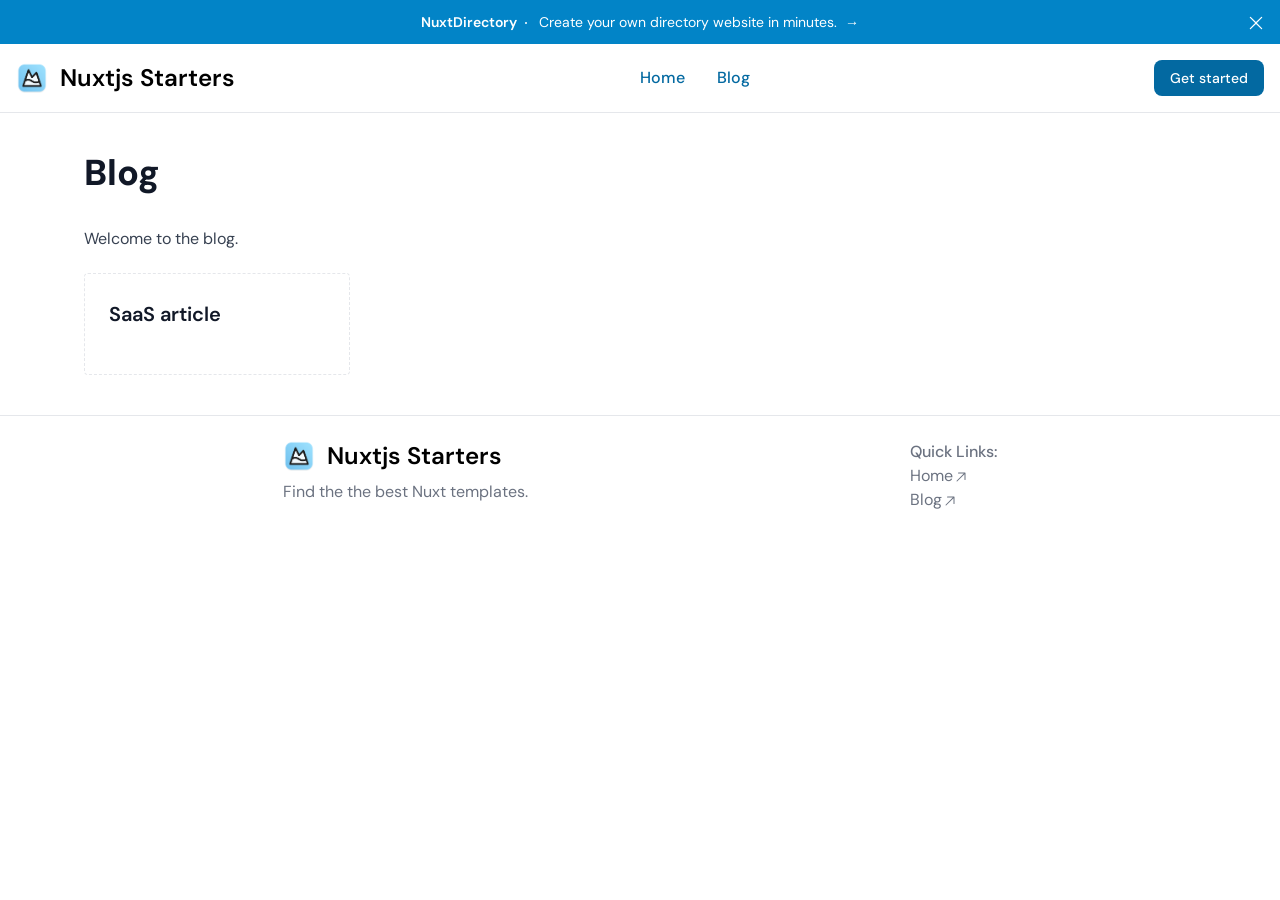
<file: blog/index.html>
<!DOCTYPE html><html  data-capo=""><head><meta charset="utf-8">
<meta name="viewport" content="width=device-width, initial-scale=1">
<title>Blog</title>
<style>/*! tailwindcss v3.4.4 | MIT License | https://tailwindcss.com*/*,:after,:before{border:0 solid #e5e7eb;box-sizing:border-box}:after,:before{--tw-content:""}:host,html{line-height:1.5;-webkit-text-size-adjust:100%;font-family:ui-sans-serif,system-ui,sans-serif,Apple Color Emoji,Segoe UI Emoji,Segoe UI Symbol,Noto Color Emoji;font-feature-settings:normal;font-variation-settings:normal;tab-size:4;-webkit-tap-highlight-color:transparent}body{line-height:inherit;margin:0}hr{border-top-width:1px;color:inherit;height:0}abbr:where([title]){-webkit-text-decoration:underline dotted;text-decoration:underline dotted}h1,h2,h3,h4,h5,h6{font-size:inherit;font-weight:inherit}a{color:inherit;text-decoration:inherit}b,strong{font-weight:bolder}code,kbd,pre,samp{font-family:ui-monospace,SFMono-Regular,Menlo,Monaco,Consolas,Liberation Mono,Courier New,monospace;font-feature-settings:normal;font-size:1em;font-variation-settings:normal}small{font-size:80%}sub,sup{font-size:75%;line-height:0;position:relative;vertical-align:initial}sub{bottom:-.25em}sup{top:-.5em}table{border-collapse:collapse;border-color:inherit;text-indent:0}button,input,optgroup,select,textarea{color:inherit;font-family:inherit;font-feature-settings:inherit;font-size:100%;font-variation-settings:inherit;font-weight:inherit;letter-spacing:inherit;line-height:inherit;margin:0;padding:0}button,select{text-transform:none}button,input:where([type=button]),input:where([type=reset]),input:where([type=submit]){-webkit-appearance:button;background-color:initial;background-image:none}:-moz-focusring{outline:auto}:-moz-ui-invalid{box-shadow:none}progress{vertical-align:initial}::-webkit-inner-spin-button,::-webkit-outer-spin-button{height:auto}[type=search]{-webkit-appearance:textfield;outline-offset:-2px}::-webkit-search-decoration{-webkit-appearance:none}::-webkit-file-upload-button{-webkit-appearance:button;font:inherit}summary{display:list-item}blockquote,dd,dl,figure,h1,h2,h3,h4,h5,h6,hr,p,pre{margin:0}fieldset{margin:0}fieldset,legend{padding:0}menu,ol,ul{list-style:none;margin:0;padding:0}dialog{padding:0}textarea{resize:vertical}input::placeholder,textarea::placeholder{color:#9ca3af;opacity:1}[role=button],button{cursor:pointer}:disabled{cursor:default}audio,canvas,embed,iframe,img,object,svg,video{display:block;vertical-align:middle}img,video{height:auto;max-width:100%}[hidden]{display:none}[multiple],[type=date],[type=datetime-local],[type=email],[type=month],[type=number],[type=password],[type=search],[type=tel],[type=text],[type=time],[type=url],[type=week],input:where(:not([type])),select,textarea{appearance:none;background-color:#fff;border-color:#6b7280;border-radius:0;border-width:1px;font-size:1rem;line-height:1.5rem;padding:.5rem .75rem;--tw-shadow:0 0 #0000}[multiple]:focus,[type=date]:focus,[type=datetime-local]:focus,[type=email]:focus,[type=month]:focus,[type=number]:focus,[type=password]:focus,[type=search]:focus,[type=tel]:focus,[type=text]:focus,[type=time]:focus,[type=url]:focus,[type=week]:focus,input:where(:not([type])):focus,select:focus,textarea:focus{outline:2px solid #0000;outline-offset:2px;--tw-ring-inset:var(--tw-empty,/*!*/ /*!*/);--tw-ring-offset-width:0px;--tw-ring-offset-color:#fff;--tw-ring-color:#2563eb;--tw-ring-offset-shadow:var(--tw-ring-inset) 0 0 0 var(--tw-ring-offset-width) var(--tw-ring-offset-color);--tw-ring-shadow:var(--tw-ring-inset) 0 0 0 calc(1px + var(--tw-ring-offset-width)) var(--tw-ring-color);border-color:#2563eb;box-shadow:var(--tw-ring-offset-shadow),var(--tw-ring-shadow),var(--tw-shadow)}input::placeholder,textarea::placeholder{color:#6b7280;opacity:1}::-webkit-datetime-edit-fields-wrapper{padding:0}::-webkit-date-and-time-value{min-height:1.5em;text-align:inherit}::-webkit-datetime-edit{display:inline-flex}::-webkit-datetime-edit,::-webkit-datetime-edit-day-field,::-webkit-datetime-edit-hour-field,::-webkit-datetime-edit-meridiem-field,::-webkit-datetime-edit-millisecond-field,::-webkit-datetime-edit-minute-field,::-webkit-datetime-edit-month-field,::-webkit-datetime-edit-second-field,::-webkit-datetime-edit-year-field{padding-bottom:0;padding-top:0}select{background-image:url("data:image/svg+xml;charset=utf-8,%3Csvg xmlns='http://www.w3.org/2000/svg' fill='none' viewBox='0 0 20 20'%3E%3Cpath stroke='%236b7280' stroke-linecap='round' stroke-linejoin='round' stroke-width='1.5' d='m6 8 4 4 4-4'/%3E%3C/svg%3E");background-position:right .5rem center;background-repeat:no-repeat;background-size:1.5em 1.5em;padding-right:2.5rem;-webkit-print-color-adjust:exact;print-color-adjust:exact}[multiple],[size]:where(select:not([size="1"])){background-image:none;background-position:0 0;background-repeat:unset;background-size:initial;padding-right:.75rem;-webkit-print-color-adjust:unset;print-color-adjust:unset}[type=checkbox],[type=radio]{appearance:none;background-color:#fff;background-origin:border-box;border-color:#6b7280;border-width:1px;color:#2563eb;display:inline-block;flex-shrink:0;height:1rem;padding:0;-webkit-print-color-adjust:exact;print-color-adjust:exact;-webkit-user-select:none;user-select:none;vertical-align:middle;width:1rem;--tw-shadow:0 0 #0000}[type=checkbox]{border-radius:0}[type=radio]{border-radius:100%}[type=checkbox]:focus,[type=radio]:focus{outline:2px solid #0000;outline-offset:2px;--tw-ring-inset:var(--tw-empty,/*!*/ /*!*/);--tw-ring-offset-width:2px;--tw-ring-offset-color:#fff;--tw-ring-color:#2563eb;--tw-ring-offset-shadow:var(--tw-ring-inset) 0 0 0 var(--tw-ring-offset-width) var(--tw-ring-offset-color);--tw-ring-shadow:var(--tw-ring-inset) 0 0 0 calc(2px + var(--tw-ring-offset-width)) var(--tw-ring-color);box-shadow:var(--tw-ring-offset-shadow),var(--tw-ring-shadow),var(--tw-shadow)}[type=checkbox]:checked,[type=radio]:checked{background-color:currentColor;background-position:50%;background-repeat:no-repeat;background-size:100% 100%;border-color:#0000}[type=checkbox]:checked{background-image:url("data:image/svg+xml;charset=utf-8,%3Csvg xmlns='http://www.w3.org/2000/svg' fill='%23fff' viewBox='0 0 16 16'%3E%3Cpath d='M12.207 4.793a1 1 0 0 1 0 1.414l-5 5a1 1 0 0 1-1.414 0l-2-2a1 1 0 0 1 1.414-1.414L6.5 9.086l4.293-4.293a1 1 0 0 1 1.414 0'/%3E%3C/svg%3E")}@media (forced-colors:active) {[type=checkbox]:checked{appearance:auto}}[type=radio]:checked{background-image:url("data:image/svg+xml;charset=utf-8,%3Csvg xmlns='http://www.w3.org/2000/svg' fill='%23fff' viewBox='0 0 16 16'%3E%3Ccircle cx='8' cy='8' r='3'/%3E%3C/svg%3E")}@media (forced-colors:active) {[type=radio]:checked{appearance:auto}}[type=checkbox]:checked:focus,[type=checkbox]:checked:hover,[type=checkbox]:indeterminate,[type=radio]:checked:focus,[type=radio]:checked:hover{background-color:currentColor;border-color:#0000}[type=checkbox]:indeterminate{background-image:url("data:image/svg+xml;charset=utf-8,%3Csvg xmlns='http://www.w3.org/2000/svg' fill='none' viewBox='0 0 16 16'%3E%3Cpath stroke='%23fff' stroke-linecap='round' stroke-linejoin='round' stroke-width='2' d='M4 8h8'/%3E%3C/svg%3E");background-position:50%;background-repeat:no-repeat;background-size:100% 100%}@media (forced-colors:active) {[type=checkbox]:indeterminate{appearance:auto}}[type=checkbox]:indeterminate:focus,[type=checkbox]:indeterminate:hover{background-color:currentColor;border-color:#0000}[type=file]{background:unset;border-color:inherit;border-radius:0;border-width:0;font-size:unset;line-height:inherit;padding:0}[type=file]:focus{outline:1px solid ButtonText;outline:1px auto -webkit-focus-ring-color}*,::backdrop,:after,:before{--tw-border-spacing-x:0;--tw-border-spacing-y:0;--tw-translate-x:0;--tw-translate-y:0;--tw-rotate:0;--tw-skew-x:0;--tw-skew-y:0;--tw-scale-x:1;--tw-scale-y:1;--tw-pan-x: ;--tw-pan-y: ;--tw-pinch-zoom: ;--tw-scroll-snap-strictness:proximity;--tw-gradient-from-position: ;--tw-gradient-via-position: ;--tw-gradient-to-position: ;--tw-ordinal: ;--tw-slashed-zero: ;--tw-numeric-figure: ;--tw-numeric-spacing: ;--tw-numeric-fraction: ;--tw-ring-inset: ;--tw-ring-offset-width:0px;--tw-ring-offset-color:#fff;--tw-ring-color:#3b82f680;--tw-ring-offset-shadow:0 0 #0000;--tw-ring-shadow:0 0 #0000;--tw-shadow:0 0 #0000;--tw-shadow-colored:0 0 #0000;--tw-blur: ;--tw-brightness: ;--tw-contrast: ;--tw-grayscale: ;--tw-hue-rotate: ;--tw-invert: ;--tw-saturate: ;--tw-sepia: ;--tw-drop-shadow: ;--tw-backdrop-blur: ;--tw-backdrop-brightness: ;--tw-backdrop-contrast: ;--tw-backdrop-grayscale: ;--tw-backdrop-hue-rotate: ;--tw-backdrop-invert: ;--tw-backdrop-opacity: ;--tw-backdrop-saturate: ;--tw-backdrop-sepia: ;--tw-contain-size: ;--tw-contain-layout: ;--tw-contain-paint: ;--tw-contain-style: }.prose{color:var(--tw-prose-body);max-width:65ch}.prose :where(p):not(:where([class~=not-prose],[class~=not-prose] *)){margin-bottom:1.25em;margin-top:1.25em}.prose :where([class~=lead]):not(:where([class~=not-prose],[class~=not-prose] *)){color:var(--tw-prose-lead);font-size:1.25em;line-height:1.6;margin-bottom:1.2em;margin-top:1.2em}.prose :where(a):not(:where([class~=not-prose],[class~=not-prose] *)){color:var(--tw-prose-links);font-weight:500;text-decoration:underline}.prose :where(strong):not(:where([class~=not-prose],[class~=not-prose] *)){color:var(--tw-prose-bold);font-weight:600}.prose :where(a strong):not(:where([class~=not-prose],[class~=not-prose] *)){color:inherit}.prose :where(blockquote strong):not(:where([class~=not-prose],[class~=not-prose] *)){color:inherit}.prose :where(thead th strong):not(:where([class~=not-prose],[class~=not-prose] *)){color:inherit}.prose :where(ol):not(:where([class~=not-prose],[class~=not-prose] *)){list-style-type:decimal;margin-bottom:1.25em;margin-top:1.25em;padding-inline-start:1.625em}.prose :where(ol[type=A]):not(:where([class~=not-prose],[class~=not-prose] *)){list-style-type:upper-alpha}.prose :where(ol[type=a]):not(:where([class~=not-prose],[class~=not-prose] *)){list-style-type:lower-alpha}.prose :where(ol[type=A s]):not(:where([class~=not-prose],[class~=not-prose] *)){list-style-type:upper-alpha}.prose :where(ol[type=a s]):not(:where([class~=not-prose],[class~=not-prose] *)){list-style-type:lower-alpha}.prose :where(ol[type=I]):not(:where([class~=not-prose],[class~=not-prose] *)){list-style-type:upper-roman}.prose :where(ol[type=i]):not(:where([class~=not-prose],[class~=not-prose] *)){list-style-type:lower-roman}.prose :where(ol[type=I s]):not(:where([class~=not-prose],[class~=not-prose] *)){list-style-type:upper-roman}.prose :where(ol[type=i s]):not(:where([class~=not-prose],[class~=not-prose] *)){list-style-type:lower-roman}.prose :where(ol[type="1"]):not(:where([class~=not-prose],[class~=not-prose] *)){list-style-type:decimal}.prose :where(ul):not(:where([class~=not-prose],[class~=not-prose] *)){list-style-type:disc;margin-bottom:1.25em;margin-top:1.25em;padding-inline-start:1.625em}.prose :where(ol>li):not(:where([class~=not-prose],[class~=not-prose] *))::marker{color:var(--tw-prose-counters);font-weight:400}.prose :where(ul>li):not(:where([class~=not-prose],[class~=not-prose] *))::marker{color:var(--tw-prose-bullets)}.prose :where(dt):not(:where([class~=not-prose],[class~=not-prose] *)){color:var(--tw-prose-headings);font-weight:600;margin-top:1.25em}.prose :where(hr):not(:where([class~=not-prose],[class~=not-prose] *)){border-color:var(--tw-prose-hr);border-top-width:1px;margin-bottom:3em;margin-top:3em}.prose :where(blockquote):not(:where([class~=not-prose],[class~=not-prose] *)){border-inline-start-color:var(--tw-prose-quote-borders);border-inline-start-width:.25rem;color:var(--tw-prose-quotes);font-style:italic;font-weight:500;margin-bottom:1.6em;margin-top:1.6em;padding-inline-start:1em;quotes:"\201C""\201D""\2018""\2019"}.prose :where(blockquote p:first-of-type):not(:where([class~=not-prose],[class~=not-prose] *)):before{content:open-quote}.prose :where(blockquote p:last-of-type):not(:where([class~=not-prose],[class~=not-prose] *)):after{content:close-quote}.prose :where(h1):not(:where([class~=not-prose],[class~=not-prose] *)){color:var(--tw-prose-headings);font-size:2.25em;font-weight:800;line-height:1.1111111;margin-bottom:.8888889em;margin-top:0}.prose :where(h1 strong):not(:where([class~=not-prose],[class~=not-prose] *)){color:inherit;font-weight:900}.prose :where(h2):not(:where([class~=not-prose],[class~=not-prose] *)){color:var(--tw-prose-headings);font-size:1.5em;font-weight:700;line-height:1.3333333;margin-bottom:1em;margin-top:2em}.prose :where(h2 strong):not(:where([class~=not-prose],[class~=not-prose] *)){color:inherit;font-weight:800}.prose :where(h3):not(:where([class~=not-prose],[class~=not-prose] *)){color:var(--tw-prose-headings);font-size:1.25em;font-weight:600;line-height:1.6;margin-bottom:.6em;margin-top:1.6em}.prose :where(h3 strong):not(:where([class~=not-prose],[class~=not-prose] *)){color:inherit;font-weight:700}.prose :where(h4):not(:where([class~=not-prose],[class~=not-prose] *)){color:var(--tw-prose-headings);font-weight:600;line-height:1.5;margin-bottom:.5em;margin-top:1.5em}.prose :where(h4 strong):not(:where([class~=not-prose],[class~=not-prose] *)){color:inherit;font-weight:700}.prose :where(img):not(:where([class~=not-prose],[class~=not-prose] *)){margin-bottom:2em;margin-top:2em}.prose :where(picture):not(:where([class~=not-prose],[class~=not-prose] *)){display:block;margin-bottom:2em;margin-top:2em}.prose :where(video):not(:where([class~=not-prose],[class~=not-prose] *)){margin-bottom:2em;margin-top:2em}.prose :where(kbd):not(:where([class~=not-prose],[class~=not-prose] *)){border-radius:.3125rem;box-shadow:0 0 0 1px rgb(var(--tw-prose-kbd-shadows)/10%),0 3px 0 rgb(var(--tw-prose-kbd-shadows)/10%);color:var(--tw-prose-kbd);font-family:inherit;font-size:.875em;font-weight:500;padding-inline-end:.375em;padding-bottom:.1875em;padding-top:.1875em;padding-inline-start:.375em}.prose :where(code):not(:where([class~=not-prose],[class~=not-prose] *)){color:var(--tw-prose-code);font-size:.875em;font-weight:600}.prose :where(code):not(:where([class~=not-prose],[class~=not-prose] *)):before{content:"`"}.prose :where(code):not(:where([class~=not-prose],[class~=not-prose] *)):after{content:"`"}.prose :where(a code):not(:where([class~=not-prose],[class~=not-prose] *)){color:inherit}.prose :where(h1 code):not(:where([class~=not-prose],[class~=not-prose] *)){color:inherit}.prose :where(h2 code):not(:where([class~=not-prose],[class~=not-prose] *)){color:inherit;font-size:.875em}.prose :where(h3 code):not(:where([class~=not-prose],[class~=not-prose] *)){color:inherit;font-size:.9em}.prose :where(h4 code):not(:where([class~=not-prose],[class~=not-prose] *)){color:inherit}.prose :where(blockquote code):not(:where([class~=not-prose],[class~=not-prose] *)){color:inherit}.prose :where(thead th code):not(:where([class~=not-prose],[class~=not-prose] *)){color:inherit}.prose :where(pre):not(:where([class~=not-prose],[class~=not-prose] *)){background-color:var(--tw-prose-pre-bg);border-radius:.375rem;color:var(--tw-prose-pre-code);font-size:.875em;font-weight:400;line-height:1.7142857;margin-bottom:1.7142857em;margin-top:1.7142857em;overflow-x:auto;padding-inline-end:1.1428571em;padding-bottom:.8571429em;padding-top:.8571429em;padding-inline-start:1.1428571em}.prose :where(pre code):not(:where([class~=not-prose],[class~=not-prose] *)){background-color:initial;border-radius:0;border-width:0;color:inherit;font-family:inherit;font-size:inherit;font-weight:inherit;line-height:inherit;padding:0}.prose :where(pre code):not(:where([class~=not-prose],[class~=not-prose] *)):before{content:none}.prose :where(pre code):not(:where([class~=not-prose],[class~=not-prose] *)):after{content:none}.prose :where(table):not(:where([class~=not-prose],[class~=not-prose] *)){font-size:.875em;line-height:1.7142857;margin-bottom:2em;margin-top:2em;table-layout:auto;text-align:start;width:100%}.prose :where(thead):not(:where([class~=not-prose],[class~=not-prose] *)){border-bottom-color:var(--tw-prose-th-borders);border-bottom-width:1px}.prose :where(thead th):not(:where([class~=not-prose],[class~=not-prose] *)){color:var(--tw-prose-headings);font-weight:600;padding-inline-end:.5714286em;padding-bottom:.5714286em;padding-inline-start:.5714286em;vertical-align:bottom}.prose :where(tbody tr):not(:where([class~=not-prose],[class~=not-prose] *)){border-bottom-color:var(--tw-prose-td-borders);border-bottom-width:1px}.prose :where(tbody tr:last-child):not(:where([class~=not-prose],[class~=not-prose] *)){border-bottom-width:0}.prose :where(tbody td):not(:where([class~=not-prose],[class~=not-prose] *)){vertical-align:initial}.prose :where(tfoot):not(:where([class~=not-prose],[class~=not-prose] *)){border-top-color:var(--tw-prose-th-borders);border-top-width:1px}.prose :where(tfoot td):not(:where([class~=not-prose],[class~=not-prose] *)){vertical-align:top}.prose :where(figure>*):not(:where([class~=not-prose],[class~=not-prose] *)){margin-bottom:0;margin-top:0}.prose :where(figcaption):not(:where([class~=not-prose],[class~=not-prose] *)){color:var(--tw-prose-captions);font-size:.875em;line-height:1.4285714;margin-top:.8571429em}.prose{--tw-prose-body:#374151;--tw-prose-headings:#111827;--tw-prose-lead:#4b5563;--tw-prose-links:#111827;--tw-prose-bold:#111827;--tw-prose-counters:#6b7280;--tw-prose-bullets:#d1d5db;--tw-prose-hr:#e5e7eb;--tw-prose-quotes:#111827;--tw-prose-quote-borders:#e5e7eb;--tw-prose-captions:#6b7280;--tw-prose-kbd:#111827;--tw-prose-kbd-shadows:17 24 39;--tw-prose-code:#111827;--tw-prose-pre-code:#e5e7eb;--tw-prose-pre-bg:#1f2937;--tw-prose-th-borders:#d1d5db;--tw-prose-td-borders:#e5e7eb;--tw-prose-invert-body:#d1d5db;--tw-prose-invert-headings:#fff;--tw-prose-invert-lead:#9ca3af;--tw-prose-invert-links:#fff;--tw-prose-invert-bold:#fff;--tw-prose-invert-counters:#9ca3af;--tw-prose-invert-bullets:#4b5563;--tw-prose-invert-hr:#374151;--tw-prose-invert-quotes:#f3f4f6;--tw-prose-invert-quote-borders:#374151;--tw-prose-invert-captions:#9ca3af;--tw-prose-invert-kbd:#fff;--tw-prose-invert-kbd-shadows:255 255 255;--tw-prose-invert-code:#fff;--tw-prose-invert-pre-code:#d1d5db;--tw-prose-invert-pre-bg:#00000080;--tw-prose-invert-th-borders:#4b5563;--tw-prose-invert-td-borders:#374151;font-size:1rem;line-height:1.75}.prose :where(picture>img):not(:where([class~=not-prose],[class~=not-prose] *)){margin-bottom:0;margin-top:0}.prose :where(li):not(:where([class~=not-prose],[class~=not-prose] *)){margin-bottom:.5em;margin-top:.5em}.prose :where(ol>li):not(:where([class~=not-prose],[class~=not-prose] *)){padding-inline-start:.375em}.prose :where(ul>li):not(:where([class~=not-prose],[class~=not-prose] *)){padding-inline-start:.375em}.prose :where(.prose>ul>li p):not(:where([class~=not-prose],[class~=not-prose] *)){margin-bottom:.75em;margin-top:.75em}.prose :where(.prose>ul>li>p:first-child):not(:where([class~=not-prose],[class~=not-prose] *)){margin-top:1.25em}.prose :where(.prose>ul>li>p:last-child):not(:where([class~=not-prose],[class~=not-prose] *)){margin-bottom:1.25em}.prose :where(.prose>ol>li>p:first-child):not(:where([class~=not-prose],[class~=not-prose] *)){margin-top:1.25em}.prose :where(.prose>ol>li>p:last-child):not(:where([class~=not-prose],[class~=not-prose] *)){margin-bottom:1.25em}.prose :where(ul ul,ul ol,ol ul,ol ol):not(:where([class~=not-prose],[class~=not-prose] *)){margin-bottom:.75em;margin-top:.75em}.prose :where(dl):not(:where([class~=not-prose],[class~=not-prose] *)){margin-bottom:1.25em;margin-top:1.25em}.prose :where(dd):not(:where([class~=not-prose],[class~=not-prose] *)){margin-top:.5em;padding-inline-start:1.625em}.prose :where(hr+*):not(:where([class~=not-prose],[class~=not-prose] *)){margin-top:0}.prose :where(h2+*):not(:where([class~=not-prose],[class~=not-prose] *)){margin-top:0}.prose :where(h3+*):not(:where([class~=not-prose],[class~=not-prose] *)){margin-top:0}.prose :where(h4+*):not(:where([class~=not-prose],[class~=not-prose] *)){margin-top:0}.prose :where(thead th:first-child):not(:where([class~=not-prose],[class~=not-prose] *)){padding-inline-start:0}.prose :where(thead th:last-child):not(:where([class~=not-prose],[class~=not-prose] *)){padding-inline-end:0}.prose :where(tbody td,tfoot td):not(:where([class~=not-prose],[class~=not-prose] *)){padding-inline-end:.5714286em;padding-bottom:.5714286em;padding-top:.5714286em;padding-inline-start:.5714286em}.prose :where(tbody td:first-child,tfoot td:first-child):not(:where([class~=not-prose],[class~=not-prose] *)){padding-inline-start:0}.prose :where(tbody td:last-child,tfoot td:last-child):not(:where([class~=not-prose],[class~=not-prose] *)){padding-inline-end:0}.prose :where(figure):not(:where([class~=not-prose],[class~=not-prose] *)){margin-bottom:2em;margin-top:2em}.prose :where(.prose>:first-child):not(:where([class~=not-prose],[class~=not-prose] *)){margin-top:0}.prose :where(.prose>:last-child):not(:where([class~=not-prose],[class~=not-prose] *)){margin-bottom:0}.sr-only{height:1px;margin:-1px;overflow:hidden;padding:0;position:absolute;width:1px;clip:rect(0,0,0,0);border-width:0;white-space:nowrap}.absolute{position:absolute}.relative{position:relative}.inset-y-0{bottom:0;top:0}.-top-3{top:-.75rem}.-top-4{top:-1rem}.left-0{left:0}.right-0{right:0}.start-0{inset-inline-start:0}.z-20{z-index:20}.-m-3{margin:-.75rem}.m-0{margin:0}.mx-2{margin-left:.5rem;margin-right:.5rem}.mx-auto{margin-left:auto;margin-right:auto}.-ml-0{margin-left:0}.-ml-0\.5{margin-left:-.125rem}.mb-10{margin-bottom:2.5rem}.mt-4{margin-top:1rem}.block{display:block}.inline{display:inline}.flex{display:flex}.inline-flex{display:inline-flex}.grid{display:grid}.hidden{display:none}.h-0{height:0}.h-0\.5{height:.125rem}.h-10{height:2.5rem}.h-5{height:1.25rem}.h-6{height:1.5rem}.h-8{height:2rem}.max-h-64{max-height:16rem}.w-0{width:0}.w-0\.5{width:.125rem}.w-10{width:2.5rem}.w-5{width:1.25rem}.w-6{width:1.5rem}.w-full{width:100%}.max-w-3xl{max-width:48rem}.max-w-none{max-width:none}.max-w-prose{max-width:65ch}.max-w-screen-xl{max-width:1280px}.flex-1{flex:1 1 0%}.grid-cols-4{grid-template-columns:repeat(4,minmax(0,1fr))}.flex-col{flex-direction:column}.flex-wrap{flex-wrap:wrap}.items-start{align-items:flex-start}.items-center{align-items:center}.justify-end{justify-content:flex-end}.justify-center{justify-content:center}.justify-between{justify-content:space-between}.gap-10{gap:2.5rem}.gap-2{gap:.5rem}.gap-4{gap:1rem}.gap-8{gap:2rem}.gap-x-2{column-gap:.5rem}.gap-x-6{column-gap:1.5rem}.space-x-3>:not([hidden])~:not([hidden]){--tw-space-x-reverse:0;margin-left:calc(.75rem*(1 - var(--tw-space-x-reverse)));margin-right:calc(.75rem*var(--tw-space-x-reverse))}.space-y-2>:not([hidden])~:not([hidden]){--tw-space-y-reverse:0;margin-bottom:calc(.5rem*var(--tw-space-y-reverse));margin-top:calc(.5rem*(1 - var(--tw-space-y-reverse)))}.self-center{align-self:center}.whitespace-nowrap{white-space:nowrap}.rounded{border-radius:.25rem}.rounded-full{border-radius:9999px}.rounded-lg{border-radius:.5rem}.rounded-md{border-radius:.375rem}.border{border-width:1px}.border-0{border-width:0}.border-2{border-width:2px}.border-b{border-bottom-width:1px}.border-t{border-top-width:1px}.border-dashed{border-style:dashed}.border-blue-500{--tw-border-opacity:1;border-color:rgb(59 130 246/var(--tw-border-opacity))}.border-gray-100{--tw-border-opacity:1;border-color:rgb(243 244 246/var(--tw-border-opacity))}.border-gray-200{--tw-border-opacity:1;border-color:rgb(229 231 235/var(--tw-border-opacity))}.border-gray-300{--tw-border-opacity:1;border-color:rgb(209 213 219/var(--tw-border-opacity))}.bg-blue-600{--tw-bg-opacity:1;background-color:rgb(37 99 235/var(--tw-bg-opacity))}.bg-blue-600\/10{background-color:#2563eb1a}.bg-gray-100{--tw-bg-opacity:1;background-color:rgb(243 244 246/var(--tw-bg-opacity))}.bg-gray-50{--tw-bg-opacity:1;background-color:rgb(249 250 251/var(--tw-bg-opacity))}.bg-indigo-600{--tw-bg-opacity:1;background-color:rgb(79 70 229/var(--tw-bg-opacity))}.bg-primary-600{--tw-bg-opacity:1;background-color:rgb(2 132 199/var(--tw-bg-opacity))}.bg-primary-700{--tw-bg-opacity:1;background-color:rgb(3 105 161/var(--tw-bg-opacity))}.bg-white{--tw-bg-opacity:1;background-color:rgb(255 255 255/var(--tw-bg-opacity))}.fill-current{fill:currentColor}.p-0{padding:0}.p-2{padding:.5rem}.p-3{padding:.75rem}.p-4{padding:1rem}.p-6{padding:1.5rem}.px-1{padding-left:.25rem;padding-right:.25rem}.px-1\.5{padding-left:.375rem;padding-right:.375rem}.px-2{padding-left:.5rem;padding-right:.5rem}.px-3{padding-left:.75rem;padding-right:.75rem}.px-3\.5{padding-left:.875rem;padding-right:.875rem}.px-4{padding-left:1rem;padding-right:1rem}.px-5{padding-left:1.25rem;padding-right:1.25rem}.px-6{padding-left:1.5rem;padding-right:1.5rem}.py-0{padding-bottom:0;padding-top:0}.py-0\.5{padding-bottom:.125rem;padding-top:.125rem}.py-1{padding-bottom:.25rem;padding-top:.25rem}.py-1\.5{padding-bottom:.375rem;padding-top:.375rem}.py-10{padding-bottom:2.5rem;padding-top:2.5rem}.py-2{padding-bottom:.5rem;padding-top:.5rem}.py-2\.5{padding-bottom:.625rem;padding-top:.625rem}.py-6{padding-bottom:1.5rem;padding-top:1.5rem}.pb-10{padding-bottom:2.5rem}.pb-20{padding-bottom:5rem}.pr-1{padding-right:.25rem}.pr-1\.5{padding-right:.375rem}.pr-14{padding-right:3.5rem}.pt-20{padding-top:5rem}.text-center{text-align:center}.font-display{font-family:DM Sans}.font-sans{font-family:ui-sans-serif,system-ui,sans-serif,Apple Color Emoji,Segoe UI Emoji,Segoe UI Symbol,Noto Color Emoji}.text-2xl{font-size:1.5rem;line-height:2rem}.text-sm{font-size:.875rem;line-height:1.25rem}.text-xs{font-size:.75rem;line-height:1rem}.font-medium{font-weight:500}.font-semibold{font-weight:600}.leading-6{line-height:1.5rem}.text-blue-500{--tw-text-opacity:1;color:rgb(59 130 246/var(--tw-text-opacity))}.text-gray-400{--tw-text-opacity:1;color:rgb(156 163 175/var(--tw-text-opacity))}.text-gray-500{--tw-text-opacity:1;color:rgb(107 114 128/var(--tw-text-opacity))}.text-gray-600{--tw-text-opacity:1;color:rgb(75 85 99/var(--tw-text-opacity))}.text-gray-900{--tw-text-opacity:1;color:rgb(17 24 39/var(--tw-text-opacity))}.text-white{--tw-text-opacity:1;color:rgb(255 255 255/var(--tw-text-opacity))}.underline{text-decoration-line:underline}.decoration-primary-500{text-decoration-color:#0ea5e9}.decoration-primary-600{text-decoration-color:#0284c7}.underline-offset-4{text-underline-offset:4px}.opacity-0{opacity:0}.shadow-sm{--tw-shadow:0 1px 2px 0 #0000000d;--tw-shadow-colored:0 1px 2px 0 var(--tw-shadow-color);box-shadow:var(--tw-ring-offset-shadow,0 0 #0000),var(--tw-ring-shadow,0 0 #0000),var(--tw-shadow)}.ring-1{--tw-ring-offset-shadow:var(--tw-ring-inset) 0 0 0 var(--tw-ring-offset-width) var(--tw-ring-offset-color);--tw-ring-shadow:var(--tw-ring-inset) 0 0 0 calc(1px + var(--tw-ring-offset-width)) var(--tw-ring-color);box-shadow:var(--tw-ring-offset-shadow),var(--tw-ring-shadow),var(--tw-shadow,0 0 #0000)}.ring-inset{--tw-ring-inset:inset}.ring-gray-300{--tw-ring-opacity:1;--tw-ring-color:rgb(209 213 219/var(--tw-ring-opacity))}.ring-gray-500\/10{--tw-ring-color:#6b72801a}.filter{filter:var(--tw-blur) var(--tw-brightness) var(--tw-contrast) var(--tw-grayscale) var(--tw-hue-rotate) var(--tw-invert) var(--tw-saturate) var(--tw-sepia) var(--tw-drop-shadow)}.transition-opacity{transition-duration:.15s;transition-property:opacity;transition-timing-function:cubic-bezier(.4,0,.2,1)}.dark\:prose-invert:is(.dark *){--tw-prose-body:var(--tw-prose-invert-body);--tw-prose-headings:var(--tw-prose-invert-headings);--tw-prose-lead:var(--tw-prose-invert-lead);--tw-prose-links:var(--tw-prose-invert-links);--tw-prose-bold:var(--tw-prose-invert-bold);--tw-prose-counters:var(--tw-prose-invert-counters);--tw-prose-bullets:var(--tw-prose-invert-bullets);--tw-prose-hr:var(--tw-prose-invert-hr);--tw-prose-quotes:var(--tw-prose-invert-quotes);--tw-prose-quote-borders:var(--tw-prose-invert-quote-borders);--tw-prose-captions:var(--tw-prose-invert-captions);--tw-prose-kbd:var(--tw-prose-invert-kbd);--tw-prose-kbd-shadows:var(--tw-prose-invert-kbd-shadows);--tw-prose-code:var(--tw-prose-invert-code);--tw-prose-pre-code:var(--tw-prose-invert-pre-code);--tw-prose-pre-bg:var(--tw-prose-invert-pre-bg);--tw-prose-th-borders:var(--tw-prose-invert-th-borders);--tw-prose-td-borders:var(--tw-prose-invert-td-borders)}.placeholder\:text-gray-400::placeholder{--tw-text-opacity:1;color:rgb(156 163 175/var(--tw-text-opacity))}.hover\:bg-blue-500:hover{--tw-bg-opacity:1;background-color:rgb(59 130 246/var(--tw-bg-opacity))}.hover\:bg-gray-100:hover{--tw-bg-opacity:1;background-color:rgb(243 244 246/var(--tw-bg-opacity))}.hover\:bg-indigo-600:hover{--tw-bg-opacity:1;background-color:rgb(79 70 229/var(--tw-bg-opacity))}.hover\:bg-primary-600:hover{--tw-bg-opacity:1;background-color:rgb(2 132 199/var(--tw-bg-opacity))}.hover\:bg-primary-800:hover{--tw-bg-opacity:1;background-color:rgb(7 89 133/var(--tw-bg-opacity))}.hover\:underline:hover{text-decoration-line:underline}.focus\:outline-none:focus{outline:2px solid #0000;outline-offset:2px}.focus\:ring-2:focus{--tw-ring-offset-shadow:var(--tw-ring-inset) 0 0 0 var(--tw-ring-offset-width) var(--tw-ring-offset-color);--tw-ring-shadow:var(--tw-ring-inset) 0 0 0 calc(2px + var(--tw-ring-offset-width)) var(--tw-ring-color)}.focus\:ring-2:focus,.focus\:ring-4:focus{box-shadow:var(--tw-ring-offset-shadow),var(--tw-ring-shadow),var(--tw-shadow,0 0 #0000)}.focus\:ring-4:focus{--tw-ring-offset-shadow:var(--tw-ring-inset) 0 0 0 var(--tw-ring-offset-width) var(--tw-ring-offset-color);--tw-ring-shadow:var(--tw-ring-inset) 0 0 0 calc(4px + var(--tw-ring-offset-width)) var(--tw-ring-color)}.focus\:ring-inset:focus{--tw-ring-inset:inset}.focus\:ring-gray-200:focus{--tw-ring-opacity:1;--tw-ring-color:rgb(229 231 235/var(--tw-ring-opacity))}.focus\:ring-primary-300:focus{--tw-ring-opacity:1;--tw-ring-color:rgb(125 211 252/var(--tw-ring-opacity))}.focus\:ring-primary-600:focus{--tw-ring-opacity:1;--tw-ring-color:rgb(2 132 199/var(--tw-ring-opacity))}.focus-visible\:outline:focus-visible{outline-style:solid}.focus-visible\:outline-2:focus-visible{outline-width:2px}.focus-visible\:outline-offset-2:focus-visible{outline-offset:2px}.focus-visible\:outline-offset-\[-4px\]:focus-visible{outline-offset:-4px}.group:hover .group-hover\:border-primary-500{--tw-border-opacity:1;border-color:rgb(14 165 233/var(--tw-border-opacity))}.group:hover .group-hover\:opacity-100{opacity:1}.prose-a\:border-b :is(:where(a):not(:where([class~=not-prose],[class~=not-prose] *))){border-bottom-width:1px}.prose-a\:border-dashed :is(:where(a):not(:where([class~=not-prose],[class~=not-prose] *))){border-style:dashed}.prose-a\:font-normal :is(:where(a):not(:where([class~=not-prose],[class~=not-prose] *))){font-weight:400}.prose-a\:no-underline :is(:where(a):not(:where([class~=not-prose],[class~=not-prose] *))){text-decoration-line:none}.hover\:prose-a\:border-solid :is(:where(a):not(:where([class~=not-prose],[class~=not-prose] *))):hover{border-style:solid}.hover\:prose-a\:border-primary-400 :is(:where(a):not(:where([class~=not-prose],[class~=not-prose] *))):hover{--tw-border-opacity:1;border-color:rgb(56 189 248/var(--tw-border-opacity))}.hover\:prose-a\:text-primary-400 :is(:where(a):not(:where([class~=not-prose],[class~=not-prose] *))):hover{--tw-text-opacity:1;color:rgb(56 189 248/var(--tw-text-opacity))}.prose-pre\:bg-gray-100 :is(:where(pre):not(:where([class~=not-prose],[class~=not-prose] *))){--tw-bg-opacity:1;background-color:rgb(243 244 246/var(--tw-bg-opacity))}.dark\:border-gray-600:is(.dark *){--tw-border-opacity:1;border-color:rgb(75 85 99/var(--tw-border-opacity))}.dark\:border-gray-700:is(.dark *){--tw-border-opacity:1;border-color:rgb(55 65 81/var(--tw-border-opacity))}.dark\:bg-gray-800:is(.dark *){--tw-bg-opacity:1;background-color:rgb(31 41 55/var(--tw-bg-opacity))}.dark\:bg-gray-900:is(.dark *){--tw-bg-opacity:1;background-color:rgb(17 24 39/var(--tw-bg-opacity))}.dark\:bg-primary-600:is(.dark *){--tw-bg-opacity:1;background-color:rgb(2 132 199/var(--tw-bg-opacity))}.dark\:text-gray-400:is(.dark *){--tw-text-opacity:1;color:rgb(156 163 175/var(--tw-text-opacity))}.dark\:text-white:is(.dark *){--tw-text-opacity:1;color:rgb(255 255 255/var(--tw-text-opacity))}.dark\:hover\:bg-gray-700:hover:is(.dark *){--tw-bg-opacity:1;background-color:rgb(55 65 81/var(--tw-bg-opacity))}.dark\:hover\:bg-primary-700:hover:is(.dark *){--tw-bg-opacity:1;background-color:rgb(3 105 161/var(--tw-bg-opacity))}.dark\:focus\:ring-gray-600:focus:is(.dark *){--tw-ring-opacity:1;--tw-ring-color:rgb(75 85 99/var(--tw-ring-opacity))}.dark\:focus\:ring-primary-800:focus:is(.dark *){--tw-ring-opacity:1;--tw-ring-color:rgb(7 89 133/var(--tw-ring-opacity))}.dark\:prose-pre\:bg-gray-900 :is(:where(pre):not(:where([class~=not-prose],[class~=not-prose] *))):is(.dark *){--tw-bg-opacity:1;background-color:rgb(17 24 39/var(--tw-bg-opacity))}@media (min-width:640px){.sm\:px-3{padding-left:.75rem;padding-right:.75rem}.sm\:px-3\.5{padding-left:.875rem;padding-right:.875rem}.sm\:text-sm{font-size:.875rem;line-height:1.25rem}.sm\:leading-6{line-height:1.5rem}.sm\:before\:flex-1:before{content:var(--tw-content);flex:1 1 0%}}@media (min-width:768px){.md\:order-1{order:1}.md\:order-2{order:2}.md\:mt-0{margin-top:0}.md\:flex{display:flex}.md\:hidden{display:none}.md\:w-auto{width:auto}.md\:flex-row{flex-direction:row}.md\:space-x-0>:not([hidden])~:not([hidden]){--tw-space-x-reverse:0;margin-left:calc(0px*(1 - var(--tw-space-x-reverse)));margin-right:calc(0px*var(--tw-space-x-reverse))}.md\:space-x-8>:not([hidden])~:not([hidden]){--tw-space-x-reverse:0;margin-left:calc(2rem*(1 - var(--tw-space-x-reverse)));margin-right:calc(2rem*var(--tw-space-x-reverse))}.md\:border-0{border-width:0}.md\:bg-transparent{background-color:initial}.md\:bg-white{--tw-bg-opacity:1;background-color:rgb(255 255 255/var(--tw-bg-opacity))}.md\:p-0{padding:0}.md\:text-primary-700{--tw-text-opacity:1;color:rgb(3 105 161/var(--tw-text-opacity))}.md\:dark\:bg-gray-900:is(.dark *){--tw-bg-opacity:1;background-color:rgb(17 24 39/var(--tw-bg-opacity))}.md\:dark\:text-primary-500:is(.dark *){--tw-text-opacity:1;color:rgb(14 165 233/var(--tw-text-opacity))}}@media (min-width:1280px){.xl\:max-w-6xl{max-width:72rem}}.rtl\:space-x-reverse:where([dir=rtl],[dir=rtl] *)>:not([hidden])~:not([hidden]){--tw-space-x-reverse:1}</style>
<style>@font-face{font-display:swap;font-family:DM Sans;font-style:normal;font-weight:200 900;src:url(/_nuxt/DM_Sans-200_900-1.D1bw2c55.woff2) format("woff2");unicode-range:u+0100-02af,u+0304,u+0308,u+0329,u+1e00-1e9f,u+1ef2-1eff,u+2020,u+20a0-20ab,u+20ad-20c0,u+2113,u+2c60-2c7f,u+a720-a7ff}@font-face{font-display:swap;font-family:DM Sans;font-style:normal;font-weight:200 900;src:url(/_nuxt/DM_Sans-200_900-2.DeBecvsH.woff2) format("woff2");unicode-range:u+00??,u+0131,u+0152-0153,u+02bb-02bc,u+02c6,u+02da,u+02dc,u+0304,u+0308,u+0329,u+2000-206f,u+2074,u+20ac,u+2122,u+2191,u+2193,u+2212,u+2215,u+feff,u+fffd}</style>
<style>.icon[data-v-1ac4d401]{display:inline-block;vertical-align:middle}</style>
<link rel="stylesheet" href="/_nuxt/entry.XeIz5cGV.css">
<link rel="preload" as="fetch" crossorigin="anonymous" href="/blog/_payload.json?0de6db53-e2be-46fd-91c7-275be2aa2998">
<link rel="modulepreload" as="script" crossorigin href="/_nuxt/Cud426ir.js">
<link rel="modulepreload" as="script" crossorigin href="/_nuxt/D5xBv_8G.js">
<link rel="modulepreload" as="script" crossorigin href="/_nuxt/f2qmnvNS.js">
<link rel="modulepreload" as="script" crossorigin href="/_nuxt/CJubQL3Z.js">
<link rel="modulepreload" as="script" crossorigin href="/_nuxt/BX9kBK_I.js">
<link rel="modulepreload" as="script" crossorigin href="/_nuxt/Dnd51l0P.js">
<link rel="modulepreload" as="script" crossorigin href="/_nuxt/CdeWbTow.js">
<link rel="modulepreload" as="script" crossorigin href="/_nuxt/Dt8Qzoo3.js">
<link rel="modulepreload" as="script" crossorigin href="/_nuxt/DOn9lfNA.js">
<link rel="modulepreload" as="script" crossorigin href="/_nuxt/CNScsvPQ.js">
<link rel="modulepreload" as="script" crossorigin href="/_nuxt/4C7WVsJH.js">
<link rel="modulepreload" as="script" crossorigin href="/_nuxt/DPhr-i19.js">
<link rel="modulepreload" as="script" crossorigin href="/_nuxt/DGb-2GvO.js">
<link rel="modulepreload" as="script" crossorigin href="/_nuxt/BB6ENNCR.js">
<link rel="modulepreload" as="script" crossorigin href="/_nuxt/P3HlCSgL.js">
<link rel="prefetch" as="script" crossorigin href="/_nuxt/D9eW7X9w.js">
<link rel="prefetch" as="script" crossorigin href="/_nuxt/DmbDhqTA.js">
<link rel="prefetch" as="style" href="/_nuxt/useStudio.mIlAkhLC.css">
<link rel="prefetch" as="script" crossorigin href="/_nuxt/4Llkfsvd.js">
<link rel="prefetch" as="script" crossorigin href="/_nuxt/C20kGZh7.js">
<link rel="prefetch" as="script" crossorigin href="/_nuxt/BpShDWvC.js">
<meta property="og:title" content="Blog">
<meta name="description" content="Welcome to the blog.">
<meta property="og:description" content="Welcome to the blog.">
<script type="module" src="/_nuxt/Cud426ir.js" crossorigin></script></head><body><div id="__nuxt"><div class="font-display"><div style="" class="flex items-center gap-x-6 bg-primary-600 px-6 py-2.5 sm:px-3.5 sm:before:flex-1"><p class="text-sm leading-6 text-white"><a href="#"><strong class="font-semibold">NuxtDirectory</strong><svg viewBox="0 0 2 2" class="mx-2 inline h-0.5 w-0.5 fill-current" aria-hidden="true"><circle cx="1" cy="1" r="1"></circle></svg> Create your own directory website in minutes.  <span aria-hidden="true">→</span></a></p><div class="flex flex-1 justify-end"><button type="button" class="-m-3 p-3 focus-visible:outline-offset-[-4px]"><span class="sr-only">Dismiss</span><svg xmlns="http://www.w3.org/2000/svg" xmlns:xlink="http://www.w3.org/1999/xlink" aria-hidden="true" role="img" class="icon h-5 w-5 text-white" style="" width="1em" height="1em" viewBox="0 0 256 256" data-v-1ac4d401><path fill="currentColor" d="M205.66 194.34a8 8 0 0 1-11.32 11.32L128 139.31l-66.34 66.35a8 8 0 0 1-11.32-11.32L116.69 128L50.34 61.66a8 8 0 0 1 11.32-11.32L128 116.69l66.34-66.35a8 8 0 0 1 11.32 11.32L139.31 128Z"/></svg></button></div></div><nav class="bg-white dark:bg-gray-900 w-full z-20 start-0 border-b border-gray-200 dark:border-gray-600"><div class="max-w-screen-xl flex flex-wrap items-center justify-between mx-auto p-4"><a href="/" class="flex items-center space-x-3 rtl:space-x-reverse"><img src="/logo.png" class="h-8" alt="Nuxtjs Starters Logo"><span class="self-center text-2xl font-semibold whitespace-nowrap dark:text-white">Nuxtjs Starters</span></a><div class="flex md:order-2 space-x-3 md:space-x-0 rtl:space-x-reverse"><button type="button" class="text-white bg-primary-700 hover:bg-primary-800 focus:ring-4 focus:outline-none focus:ring-primary-300 font-medium rounded-lg text-sm px-4 py-2 text-center dark:bg-primary-600 dark:hover:bg-primary-700 dark:focus:ring-primary-800">Get started</button><button data-collapse-toggle="navbar-sticky" type="button" class="inline-flex items-center p-2 w-10 h-10 justify-center text-sm text-gray-500 rounded-lg md:hidden hover:bg-gray-100 focus:outline-none focus:ring-2 focus:ring-gray-200 dark:text-gray-400 dark:hover:bg-gray-700 dark:focus:ring-gray-600" aria-controls="navbar-sticky" aria-expanded="false"><span class="sr-only">Open main menu</span><svg class="w-5 h-5" aria-hidden="true" xmlns="http://www.w3.org/2000/svg" fill="none" viewBox="0 0 17 14"><path stroke="currentColor" stroke-linecap="round" stroke-linejoin="round" stroke-width="2" d="M1 1h15M1 7h15M1 13h15"></path></svg></button></div><div class="items-center justify-between hidden w-full md:flex md:w-auto md:order-1" id="navbar-sticky"><ul class="flex flex-col p-4 md:p-0 mt-4 font-medium border border-gray-100 rounded-lg bg-gray-50 md:space-x-8 rtl:space-x-reverse md:flex-row md:mt-0 md:border-0 md:bg-white dark:bg-gray-800 md:dark:bg-gray-900 dark:border-gray-700"><!--[--><li><a aria-current="page" href="/" class="block py-2 px-3 text-white bg-primary-700 rounded md:bg-transparent md:text-primary-700 md:p-0 md:dark:text-primary-500">Home</a></li><li><a aria-current="page" href="/blog" class="router-link-active router-link-exact-active block py-2 px-3 text-white bg-primary-700 rounded md:bg-transparent md:text-primary-700 md:p-0 md:dark:text-primary-500">Blog</a></li><!--]--></ul></div></div></nav><!--[--><div class="document-driven-page"><div class="max-w-3xl xl:max-w-6xl px-5 py-10 mx-auto"><main class="max-w-none font-display prose dark:prose-invert prose-pre:bg-gray-100 dark:prose-pre:bg-gray-900 hover:prose-a:text-primary-400 prose-a:font-normal prose-a:no-underline prose-a:border-dashed prose-a:border-b hover:prose-a:border-solid hover:prose-a:border-primary-400"><!--[--><div><h1 id="blog"><!--[-->Blog<!--]--></h1><p><!--[-->Welcome to the blog.<!--]--></p><div class="grid grid-cols-4 gap-4"><!--[--><a href="/blog/test_article" class="border rounded p-6 relative group"><!----><h3 class="m-0">SaaS article</h3><p></p><div class="p-0 m-0 flex gap-2"><!--[--><!--]--></div></a><!--]--></div></div><!--]--></main></div></div><!--]--><footer class="border-t"><div class="max-w-prose mx-auto py-6 flex justify-between"><div class="space-y-2"><a href="/" class="flex items-center space-x-3 rtl:space-x-reverse"><img src="/logo.png" class="h-8" alt="Nuxtjs Starters Logo"><span class="self-center text-2xl font-semibold whitespace-nowrap dark:text-white">Nuxtjs Starters</span></a><p class="text-gray-500">Find the the best Nuxt templates.</p><div><a></a></div></div><div><p class="text-gray-500 font-medium">Quick Links:</p><ul><!--[--><li class="text-gray-500 hover:underline decoration-primary-500"><a href="/" class="">Home</a><svg xmlns="http://www.w3.org/2000/svg" xmlns:xlink="http://www.w3.org/1999/xlink" aria-hidden="true" role="img" class="icon" style="" width="1em" height="1em" viewBox="0 0 256 256" data-v-1ac4d401><path fill="currentColor" d="M200 64v104a8 8 0 0 1-16 0V83.31L69.66 197.66a8 8 0 0 1-11.32-11.32L172.69 72H88a8 8 0 0 1 0-16h104a8 8 0 0 1 8 8"/></svg></li><li class="text-gray-500 hover:underline decoration-primary-500"><a aria-current="page" href="/blog" class="router-link-active router-link-exact-active">Blog</a><svg xmlns="http://www.w3.org/2000/svg" xmlns:xlink="http://www.w3.org/1999/xlink" aria-hidden="true" role="img" class="icon" style="" width="1em" height="1em" viewBox="0 0 256 256" data-v-1ac4d401><path fill="currentColor" d="M200 64v104a8 8 0 0 1-16 0V83.31L69.66 197.66a8 8 0 0 1-11.32-11.32L172.69 72H88a8 8 0 0 1 0-16h104a8 8 0 0 1 8 8"/></svg></li><!--]--></ul></div></div></footer></div></div><div id="teleports"></div><script type="application/json" id="__NUXT_DATA__" data-ssr="true" data-src="/blog/_payload.json?0de6db53-e2be-46fd-91c7-275be2aa2998">[{"state":1,"once":95,"_errors":96,"serverRendered":87,"path":7,"prerenderedAt":98},["Reactive",2],{"$sdd-pages":3,"$sdd-surrounds":42,"$sdd-globals":53,"$sdd-navigation":55,"$sshowBanner":87,"$sicons":88},["ShallowRef",4],["ShallowReactive",5],{"/blog":6},{"_path":7,"_dir":8,"_draft":9,"_partial":9,"_locale":8,"title":10,"description":11,"layout":12,"body":13,"_type":36,"_id":37,"_source":38,"_file":39,"_stem":40,"_extension":41},"/blog","",false,"Blog","Welcome to the blog.","wide",{"type":14,"children":15,"toc":33},"root",[16,24,29],{"type":17,"tag":18,"props":19,"children":21},"element","h1",{"id":20},"blog",[22],{"type":23,"value":10},"text",{"type":17,"tag":25,"props":26,"children":27},"p",{},[28],{"type":23,"value":11},{"type":17,"tag":30,"props":31,"children":32},"blog-grid",{},[],{"title":8,"searchDepth":34,"depth":34,"links":35},2,[],"markdown","content:blog:index.md","content","blog/index.md","blog/index","md",["ShallowRef",43],["ShallowReactive",44],{"/blog":45},[46,47],null,{"_path":48,"_dir":20,"_draft":9,"_partial":9,"_locale":8,"title":49,"description":8,"_type":36,"_id":50,"_source":38,"_file":51,"_stem":52,"_extension":41},"/blog/test_article","SaaS article","content:blog:test_article.md","blog/test_article.md","blog/test_article",["ShallowRef",54],{},[56,60,85],{"title":10,"_path":7,"children":57,"layout":12},[58,59],{"title":10,"_path":7,"layout":12},{"title":49,"_path":48},{"title":61,"_path":62,"children":63},"Board","/board",[64,67,70,73,76,79,82],{"title":65,"_path":66},"Agency OS","/board/agency-os",{"title":68,"_path":69},"Nuxt Awesome Starter","/board/awesome-starter",{"title":71,"_path":72},"Nuxt UI Pro Dashboard","/board/dashboard-pro",{"title":74,"_path":75},"Laravel Nuxt","/board/laravel-nuxt",{"title":77,"_path":78},"Nuxt Directory","/board/nuxt-directory",{"title":80,"_path":81},"Nuxt UI Pro SaaS","/board/saas-pro",{"title":83,"_path":84},"Supastarter","/board/supastarter",{"title":8,"_path":86,"layout":12},"/",true,{"ph:x":89,"ph:arrow-up-right":93},{"left":90,"top":90,"width":91,"height":91,"rotate":90,"vFlip":9,"hFlip":9,"body":92},0,256,"\u003Cpath fill=\"currentColor\" d=\"M205.66 194.34a8 8 0 0 1-11.32 11.32L128 139.31l-66.34 66.35a8 8 0 0 1-11.32-11.32L116.69 128L50.34 61.66a8 8 0 0 1 11.32-11.32L128 116.69l66.34-66.35a8 8 0 0 1 11.32 11.32L139.31 128Z\"/>",{"left":90,"top":90,"width":91,"height":91,"rotate":90,"vFlip":9,"hFlip":9,"body":94},"\u003Cpath fill=\"currentColor\" d=\"M200 64v104a8 8 0 0 1-16 0V83.31L69.66 197.66a8 8 0 0 1-11.32-11.32L172.69 72H88a8 8 0 0 1 0-16h104a8 8 0 0 1 8 8\"/>",["Set"],["ShallowReactive",97],{"board":46},1719862313482]</script>
<script>window.__NUXT__={};window.__NUXT__.config={public:{studio:{apiURL:"https://api.nuxt.studio",iframeMessagingAllowedOrigins:""},mdc:{components:{prose:true,map:{p:"prose-p",a:"prose-a",blockquote:"prose-blockquote","code-inline":"prose-code-inline",code:"ProseCodeInline",em:"prose-em",h1:"prose-h1",h2:"prose-h2",h3:"prose-h3",h4:"prose-h4",h5:"prose-h5",h6:"prose-h6",hr:"prose-hr",img:"prose-img",ul:"prose-ul",ol:"prose-ol",li:"prose-li",strong:"prose-strong",table:"prose-table",thead:"prose-thead",tbody:"prose-tbody",td:"prose-td",th:"prose-th",tr:"prose-tr"}},headings:{anchorLinks:{h1:false,h2:true,h3:true,h4:true,h5:false,h6:false}}},content:{locales:[],defaultLocale:"",integrity:1719862291482,experimental:{stripQueryParameters:false,advanceQuery:false,clientDB:false},respectPathCase:false,api:{baseURL:"/api/_content"},navigation:{fields:["layout"]},tags:{p:"prose-p",a:"prose-a",blockquote:"prose-blockquote","code-inline":"prose-code-inline",code:"ProseCodeInline",em:"prose-em",h1:"prose-h1",h2:"prose-h2",h3:"prose-h3",h4:"prose-h4",h5:"prose-h5",h6:"prose-h6",hr:"prose-hr",img:"prose-img",ul:"prose-ul",ol:"prose-ol",li:"prose-li",strong:"prose-strong",table:"prose-table",thead:"prose-thead",tbody:"prose-tbody",td:"prose-td",th:"prose-th",tr:"prose-tr"},highlight:false,wsUrl:"",documentDriven:{page:true,navigation:true,surround:true,globals:{},layoutFallbacks:["theme"],injectPage:true},host:"",trailingSlash:false,search:"",contentHead:true,anchorLinks:{depth:4,exclude:[1]}}},app:{baseURL:"/",buildId:"0de6db53-e2be-46fd-91c7-275be2aa2998",buildAssetsDir:"/_nuxt/",cdnURL:""}}</script></body></html>
</file>
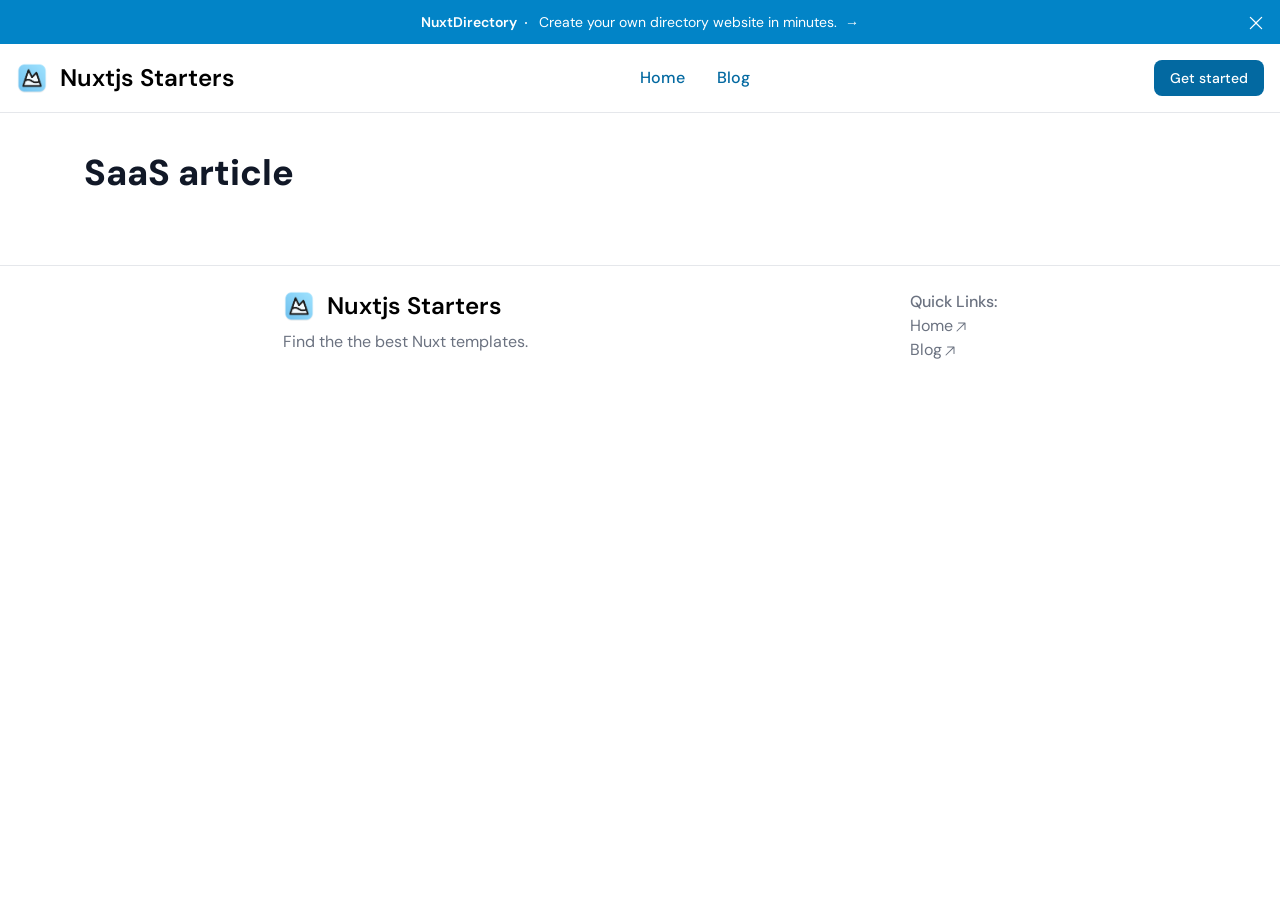
<file: blog/test_article/index.html>
<!DOCTYPE html><html  data-capo=""><head><meta charset="utf-8">
<meta name="viewport" content="width=device-width, initial-scale=1">
<title>SaaS article</title>
<style>/*! tailwindcss v3.4.4 | MIT License | https://tailwindcss.com*/*,:after,:before{border:0 solid #e5e7eb;box-sizing:border-box}:after,:before{--tw-content:""}:host,html{line-height:1.5;-webkit-text-size-adjust:100%;font-family:ui-sans-serif,system-ui,sans-serif,Apple Color Emoji,Segoe UI Emoji,Segoe UI Symbol,Noto Color Emoji;font-feature-settings:normal;font-variation-settings:normal;tab-size:4;-webkit-tap-highlight-color:transparent}body{line-height:inherit;margin:0}hr{border-top-width:1px;color:inherit;height:0}abbr:where([title]){-webkit-text-decoration:underline dotted;text-decoration:underline dotted}h1,h2,h3,h4,h5,h6{font-size:inherit;font-weight:inherit}a{color:inherit;text-decoration:inherit}b,strong{font-weight:bolder}code,kbd,pre,samp{font-family:ui-monospace,SFMono-Regular,Menlo,Monaco,Consolas,Liberation Mono,Courier New,monospace;font-feature-settings:normal;font-size:1em;font-variation-settings:normal}small{font-size:80%}sub,sup{font-size:75%;line-height:0;position:relative;vertical-align:initial}sub{bottom:-.25em}sup{top:-.5em}table{border-collapse:collapse;border-color:inherit;text-indent:0}button,input,optgroup,select,textarea{color:inherit;font-family:inherit;font-feature-settings:inherit;font-size:100%;font-variation-settings:inherit;font-weight:inherit;letter-spacing:inherit;line-height:inherit;margin:0;padding:0}button,select{text-transform:none}button,input:where([type=button]),input:where([type=reset]),input:where([type=submit]){-webkit-appearance:button;background-color:initial;background-image:none}:-moz-focusring{outline:auto}:-moz-ui-invalid{box-shadow:none}progress{vertical-align:initial}::-webkit-inner-spin-button,::-webkit-outer-spin-button{height:auto}[type=search]{-webkit-appearance:textfield;outline-offset:-2px}::-webkit-search-decoration{-webkit-appearance:none}::-webkit-file-upload-button{-webkit-appearance:button;font:inherit}summary{display:list-item}blockquote,dd,dl,figure,h1,h2,h3,h4,h5,h6,hr,p,pre{margin:0}fieldset{margin:0}fieldset,legend{padding:0}menu,ol,ul{list-style:none;margin:0;padding:0}dialog{padding:0}textarea{resize:vertical}input::placeholder,textarea::placeholder{color:#9ca3af;opacity:1}[role=button],button{cursor:pointer}:disabled{cursor:default}audio,canvas,embed,iframe,img,object,svg,video{display:block;vertical-align:middle}img,video{height:auto;max-width:100%}[hidden]{display:none}[multiple],[type=date],[type=datetime-local],[type=email],[type=month],[type=number],[type=password],[type=search],[type=tel],[type=text],[type=time],[type=url],[type=week],input:where(:not([type])),select,textarea{appearance:none;background-color:#fff;border-color:#6b7280;border-radius:0;border-width:1px;font-size:1rem;line-height:1.5rem;padding:.5rem .75rem;--tw-shadow:0 0 #0000}[multiple]:focus,[type=date]:focus,[type=datetime-local]:focus,[type=email]:focus,[type=month]:focus,[type=number]:focus,[type=password]:focus,[type=search]:focus,[type=tel]:focus,[type=text]:focus,[type=time]:focus,[type=url]:focus,[type=week]:focus,input:where(:not([type])):focus,select:focus,textarea:focus{outline:2px solid #0000;outline-offset:2px;--tw-ring-inset:var(--tw-empty,/*!*/ /*!*/);--tw-ring-offset-width:0px;--tw-ring-offset-color:#fff;--tw-ring-color:#2563eb;--tw-ring-offset-shadow:var(--tw-ring-inset) 0 0 0 var(--tw-ring-offset-width) var(--tw-ring-offset-color);--tw-ring-shadow:var(--tw-ring-inset) 0 0 0 calc(1px + var(--tw-ring-offset-width)) var(--tw-ring-color);border-color:#2563eb;box-shadow:var(--tw-ring-offset-shadow),var(--tw-ring-shadow),var(--tw-shadow)}input::placeholder,textarea::placeholder{color:#6b7280;opacity:1}::-webkit-datetime-edit-fields-wrapper{padding:0}::-webkit-date-and-time-value{min-height:1.5em;text-align:inherit}::-webkit-datetime-edit{display:inline-flex}::-webkit-datetime-edit,::-webkit-datetime-edit-day-field,::-webkit-datetime-edit-hour-field,::-webkit-datetime-edit-meridiem-field,::-webkit-datetime-edit-millisecond-field,::-webkit-datetime-edit-minute-field,::-webkit-datetime-edit-month-field,::-webkit-datetime-edit-second-field,::-webkit-datetime-edit-year-field{padding-bottom:0;padding-top:0}select{background-image:url("data:image/svg+xml;charset=utf-8,%3Csvg xmlns='http://www.w3.org/2000/svg' fill='none' viewBox='0 0 20 20'%3E%3Cpath stroke='%236b7280' stroke-linecap='round' stroke-linejoin='round' stroke-width='1.5' d='m6 8 4 4 4-4'/%3E%3C/svg%3E");background-position:right .5rem center;background-repeat:no-repeat;background-size:1.5em 1.5em;padding-right:2.5rem;-webkit-print-color-adjust:exact;print-color-adjust:exact}[multiple],[size]:where(select:not([size="1"])){background-image:none;background-position:0 0;background-repeat:unset;background-size:initial;padding-right:.75rem;-webkit-print-color-adjust:unset;print-color-adjust:unset}[type=checkbox],[type=radio]{appearance:none;background-color:#fff;background-origin:border-box;border-color:#6b7280;border-width:1px;color:#2563eb;display:inline-block;flex-shrink:0;height:1rem;padding:0;-webkit-print-color-adjust:exact;print-color-adjust:exact;-webkit-user-select:none;user-select:none;vertical-align:middle;width:1rem;--tw-shadow:0 0 #0000}[type=checkbox]{border-radius:0}[type=radio]{border-radius:100%}[type=checkbox]:focus,[type=radio]:focus{outline:2px solid #0000;outline-offset:2px;--tw-ring-inset:var(--tw-empty,/*!*/ /*!*/);--tw-ring-offset-width:2px;--tw-ring-offset-color:#fff;--tw-ring-color:#2563eb;--tw-ring-offset-shadow:var(--tw-ring-inset) 0 0 0 var(--tw-ring-offset-width) var(--tw-ring-offset-color);--tw-ring-shadow:var(--tw-ring-inset) 0 0 0 calc(2px + var(--tw-ring-offset-width)) var(--tw-ring-color);box-shadow:var(--tw-ring-offset-shadow),var(--tw-ring-shadow),var(--tw-shadow)}[type=checkbox]:checked,[type=radio]:checked{background-color:currentColor;background-position:50%;background-repeat:no-repeat;background-size:100% 100%;border-color:#0000}[type=checkbox]:checked{background-image:url("data:image/svg+xml;charset=utf-8,%3Csvg xmlns='http://www.w3.org/2000/svg' fill='%23fff' viewBox='0 0 16 16'%3E%3Cpath d='M12.207 4.793a1 1 0 0 1 0 1.414l-5 5a1 1 0 0 1-1.414 0l-2-2a1 1 0 0 1 1.414-1.414L6.5 9.086l4.293-4.293a1 1 0 0 1 1.414 0'/%3E%3C/svg%3E")}@media (forced-colors:active) {[type=checkbox]:checked{appearance:auto}}[type=radio]:checked{background-image:url("data:image/svg+xml;charset=utf-8,%3Csvg xmlns='http://www.w3.org/2000/svg' fill='%23fff' viewBox='0 0 16 16'%3E%3Ccircle cx='8' cy='8' r='3'/%3E%3C/svg%3E")}@media (forced-colors:active) {[type=radio]:checked{appearance:auto}}[type=checkbox]:checked:focus,[type=checkbox]:checked:hover,[type=checkbox]:indeterminate,[type=radio]:checked:focus,[type=radio]:checked:hover{background-color:currentColor;border-color:#0000}[type=checkbox]:indeterminate{background-image:url("data:image/svg+xml;charset=utf-8,%3Csvg xmlns='http://www.w3.org/2000/svg' fill='none' viewBox='0 0 16 16'%3E%3Cpath stroke='%23fff' stroke-linecap='round' stroke-linejoin='round' stroke-width='2' d='M4 8h8'/%3E%3C/svg%3E");background-position:50%;background-repeat:no-repeat;background-size:100% 100%}@media (forced-colors:active) {[type=checkbox]:indeterminate{appearance:auto}}[type=checkbox]:indeterminate:focus,[type=checkbox]:indeterminate:hover{background-color:currentColor;border-color:#0000}[type=file]{background:unset;border-color:inherit;border-radius:0;border-width:0;font-size:unset;line-height:inherit;padding:0}[type=file]:focus{outline:1px solid ButtonText;outline:1px auto -webkit-focus-ring-color}*,::backdrop,:after,:before{--tw-border-spacing-x:0;--tw-border-spacing-y:0;--tw-translate-x:0;--tw-translate-y:0;--tw-rotate:0;--tw-skew-x:0;--tw-skew-y:0;--tw-scale-x:1;--tw-scale-y:1;--tw-pan-x: ;--tw-pan-y: ;--tw-pinch-zoom: ;--tw-scroll-snap-strictness:proximity;--tw-gradient-from-position: ;--tw-gradient-via-position: ;--tw-gradient-to-position: ;--tw-ordinal: ;--tw-slashed-zero: ;--tw-numeric-figure: ;--tw-numeric-spacing: ;--tw-numeric-fraction: ;--tw-ring-inset: ;--tw-ring-offset-width:0px;--tw-ring-offset-color:#fff;--tw-ring-color:#3b82f680;--tw-ring-offset-shadow:0 0 #0000;--tw-ring-shadow:0 0 #0000;--tw-shadow:0 0 #0000;--tw-shadow-colored:0 0 #0000;--tw-blur: ;--tw-brightness: ;--tw-contrast: ;--tw-grayscale: ;--tw-hue-rotate: ;--tw-invert: ;--tw-saturate: ;--tw-sepia: ;--tw-drop-shadow: ;--tw-backdrop-blur: ;--tw-backdrop-brightness: ;--tw-backdrop-contrast: ;--tw-backdrop-grayscale: ;--tw-backdrop-hue-rotate: ;--tw-backdrop-invert: ;--tw-backdrop-opacity: ;--tw-backdrop-saturate: ;--tw-backdrop-sepia: ;--tw-contain-size: ;--tw-contain-layout: ;--tw-contain-paint: ;--tw-contain-style: }.prose{color:var(--tw-prose-body);max-width:65ch}.prose :where(p):not(:where([class~=not-prose],[class~=not-prose] *)){margin-bottom:1.25em;margin-top:1.25em}.prose :where([class~=lead]):not(:where([class~=not-prose],[class~=not-prose] *)){color:var(--tw-prose-lead);font-size:1.25em;line-height:1.6;margin-bottom:1.2em;margin-top:1.2em}.prose :where(a):not(:where([class~=not-prose],[class~=not-prose] *)){color:var(--tw-prose-links);font-weight:500;text-decoration:underline}.prose :where(strong):not(:where([class~=not-prose],[class~=not-prose] *)){color:var(--tw-prose-bold);font-weight:600}.prose :where(a strong):not(:where([class~=not-prose],[class~=not-prose] *)){color:inherit}.prose :where(blockquote strong):not(:where([class~=not-prose],[class~=not-prose] *)){color:inherit}.prose :where(thead th strong):not(:where([class~=not-prose],[class~=not-prose] *)){color:inherit}.prose :where(ol):not(:where([class~=not-prose],[class~=not-prose] *)){list-style-type:decimal;margin-bottom:1.25em;margin-top:1.25em;padding-inline-start:1.625em}.prose :where(ol[type=A]):not(:where([class~=not-prose],[class~=not-prose] *)){list-style-type:upper-alpha}.prose :where(ol[type=a]):not(:where([class~=not-prose],[class~=not-prose] *)){list-style-type:lower-alpha}.prose :where(ol[type=A s]):not(:where([class~=not-prose],[class~=not-prose] *)){list-style-type:upper-alpha}.prose :where(ol[type=a s]):not(:where([class~=not-prose],[class~=not-prose] *)){list-style-type:lower-alpha}.prose :where(ol[type=I]):not(:where([class~=not-prose],[class~=not-prose] *)){list-style-type:upper-roman}.prose :where(ol[type=i]):not(:where([class~=not-prose],[class~=not-prose] *)){list-style-type:lower-roman}.prose :where(ol[type=I s]):not(:where([class~=not-prose],[class~=not-prose] *)){list-style-type:upper-roman}.prose :where(ol[type=i s]):not(:where([class~=not-prose],[class~=not-prose] *)){list-style-type:lower-roman}.prose :where(ol[type="1"]):not(:where([class~=not-prose],[class~=not-prose] *)){list-style-type:decimal}.prose :where(ul):not(:where([class~=not-prose],[class~=not-prose] *)){list-style-type:disc;margin-bottom:1.25em;margin-top:1.25em;padding-inline-start:1.625em}.prose :where(ol>li):not(:where([class~=not-prose],[class~=not-prose] *))::marker{color:var(--tw-prose-counters);font-weight:400}.prose :where(ul>li):not(:where([class~=not-prose],[class~=not-prose] *))::marker{color:var(--tw-prose-bullets)}.prose :where(dt):not(:where([class~=not-prose],[class~=not-prose] *)){color:var(--tw-prose-headings);font-weight:600;margin-top:1.25em}.prose :where(hr):not(:where([class~=not-prose],[class~=not-prose] *)){border-color:var(--tw-prose-hr);border-top-width:1px;margin-bottom:3em;margin-top:3em}.prose :where(blockquote):not(:where([class~=not-prose],[class~=not-prose] *)){border-inline-start-color:var(--tw-prose-quote-borders);border-inline-start-width:.25rem;color:var(--tw-prose-quotes);font-style:italic;font-weight:500;margin-bottom:1.6em;margin-top:1.6em;padding-inline-start:1em;quotes:"\201C""\201D""\2018""\2019"}.prose :where(blockquote p:first-of-type):not(:where([class~=not-prose],[class~=not-prose] *)):before{content:open-quote}.prose :where(blockquote p:last-of-type):not(:where([class~=not-prose],[class~=not-prose] *)):after{content:close-quote}.prose :where(h1):not(:where([class~=not-prose],[class~=not-prose] *)){color:var(--tw-prose-headings);font-size:2.25em;font-weight:800;line-height:1.1111111;margin-bottom:.8888889em;margin-top:0}.prose :where(h1 strong):not(:where([class~=not-prose],[class~=not-prose] *)){color:inherit;font-weight:900}.prose :where(h2):not(:where([class~=not-prose],[class~=not-prose] *)){color:var(--tw-prose-headings);font-size:1.5em;font-weight:700;line-height:1.3333333;margin-bottom:1em;margin-top:2em}.prose :where(h2 strong):not(:where([class~=not-prose],[class~=not-prose] *)){color:inherit;font-weight:800}.prose :where(h3):not(:where([class~=not-prose],[class~=not-prose] *)){color:var(--tw-prose-headings);font-size:1.25em;font-weight:600;line-height:1.6;margin-bottom:.6em;margin-top:1.6em}.prose :where(h3 strong):not(:where([class~=not-prose],[class~=not-prose] *)){color:inherit;font-weight:700}.prose :where(h4):not(:where([class~=not-prose],[class~=not-prose] *)){color:var(--tw-prose-headings);font-weight:600;line-height:1.5;margin-bottom:.5em;margin-top:1.5em}.prose :where(h4 strong):not(:where([class~=not-prose],[class~=not-prose] *)){color:inherit;font-weight:700}.prose :where(img):not(:where([class~=not-prose],[class~=not-prose] *)){margin-bottom:2em;margin-top:2em}.prose :where(picture):not(:where([class~=not-prose],[class~=not-prose] *)){display:block;margin-bottom:2em;margin-top:2em}.prose :where(video):not(:where([class~=not-prose],[class~=not-prose] *)){margin-bottom:2em;margin-top:2em}.prose :where(kbd):not(:where([class~=not-prose],[class~=not-prose] *)){border-radius:.3125rem;box-shadow:0 0 0 1px rgb(var(--tw-prose-kbd-shadows)/10%),0 3px 0 rgb(var(--tw-prose-kbd-shadows)/10%);color:var(--tw-prose-kbd);font-family:inherit;font-size:.875em;font-weight:500;padding-inline-end:.375em;padding-bottom:.1875em;padding-top:.1875em;padding-inline-start:.375em}.prose :where(code):not(:where([class~=not-prose],[class~=not-prose] *)){color:var(--tw-prose-code);font-size:.875em;font-weight:600}.prose :where(code):not(:where([class~=not-prose],[class~=not-prose] *)):before{content:"`"}.prose :where(code):not(:where([class~=not-prose],[class~=not-prose] *)):after{content:"`"}.prose :where(a code):not(:where([class~=not-prose],[class~=not-prose] *)){color:inherit}.prose :where(h1 code):not(:where([class~=not-prose],[class~=not-prose] *)){color:inherit}.prose :where(h2 code):not(:where([class~=not-prose],[class~=not-prose] *)){color:inherit;font-size:.875em}.prose :where(h3 code):not(:where([class~=not-prose],[class~=not-prose] *)){color:inherit;font-size:.9em}.prose :where(h4 code):not(:where([class~=not-prose],[class~=not-prose] *)){color:inherit}.prose :where(blockquote code):not(:where([class~=not-prose],[class~=not-prose] *)){color:inherit}.prose :where(thead th code):not(:where([class~=not-prose],[class~=not-prose] *)){color:inherit}.prose :where(pre):not(:where([class~=not-prose],[class~=not-prose] *)){background-color:var(--tw-prose-pre-bg);border-radius:.375rem;color:var(--tw-prose-pre-code);font-size:.875em;font-weight:400;line-height:1.7142857;margin-bottom:1.7142857em;margin-top:1.7142857em;overflow-x:auto;padding-inline-end:1.1428571em;padding-bottom:.8571429em;padding-top:.8571429em;padding-inline-start:1.1428571em}.prose :where(pre code):not(:where([class~=not-prose],[class~=not-prose] *)){background-color:initial;border-radius:0;border-width:0;color:inherit;font-family:inherit;font-size:inherit;font-weight:inherit;line-height:inherit;padding:0}.prose :where(pre code):not(:where([class~=not-prose],[class~=not-prose] *)):before{content:none}.prose :where(pre code):not(:where([class~=not-prose],[class~=not-prose] *)):after{content:none}.prose :where(table):not(:where([class~=not-prose],[class~=not-prose] *)){font-size:.875em;line-height:1.7142857;margin-bottom:2em;margin-top:2em;table-layout:auto;text-align:start;width:100%}.prose :where(thead):not(:where([class~=not-prose],[class~=not-prose] *)){border-bottom-color:var(--tw-prose-th-borders);border-bottom-width:1px}.prose :where(thead th):not(:where([class~=not-prose],[class~=not-prose] *)){color:var(--tw-prose-headings);font-weight:600;padding-inline-end:.5714286em;padding-bottom:.5714286em;padding-inline-start:.5714286em;vertical-align:bottom}.prose :where(tbody tr):not(:where([class~=not-prose],[class~=not-prose] *)){border-bottom-color:var(--tw-prose-td-borders);border-bottom-width:1px}.prose :where(tbody tr:last-child):not(:where([class~=not-prose],[class~=not-prose] *)){border-bottom-width:0}.prose :where(tbody td):not(:where([class~=not-prose],[class~=not-prose] *)){vertical-align:initial}.prose :where(tfoot):not(:where([class~=not-prose],[class~=not-prose] *)){border-top-color:var(--tw-prose-th-borders);border-top-width:1px}.prose :where(tfoot td):not(:where([class~=not-prose],[class~=not-prose] *)){vertical-align:top}.prose :where(figure>*):not(:where([class~=not-prose],[class~=not-prose] *)){margin-bottom:0;margin-top:0}.prose :where(figcaption):not(:where([class~=not-prose],[class~=not-prose] *)){color:var(--tw-prose-captions);font-size:.875em;line-height:1.4285714;margin-top:.8571429em}.prose{--tw-prose-body:#374151;--tw-prose-headings:#111827;--tw-prose-lead:#4b5563;--tw-prose-links:#111827;--tw-prose-bold:#111827;--tw-prose-counters:#6b7280;--tw-prose-bullets:#d1d5db;--tw-prose-hr:#e5e7eb;--tw-prose-quotes:#111827;--tw-prose-quote-borders:#e5e7eb;--tw-prose-captions:#6b7280;--tw-prose-kbd:#111827;--tw-prose-kbd-shadows:17 24 39;--tw-prose-code:#111827;--tw-prose-pre-code:#e5e7eb;--tw-prose-pre-bg:#1f2937;--tw-prose-th-borders:#d1d5db;--tw-prose-td-borders:#e5e7eb;--tw-prose-invert-body:#d1d5db;--tw-prose-invert-headings:#fff;--tw-prose-invert-lead:#9ca3af;--tw-prose-invert-links:#fff;--tw-prose-invert-bold:#fff;--tw-prose-invert-counters:#9ca3af;--tw-prose-invert-bullets:#4b5563;--tw-prose-invert-hr:#374151;--tw-prose-invert-quotes:#f3f4f6;--tw-prose-invert-quote-borders:#374151;--tw-prose-invert-captions:#9ca3af;--tw-prose-invert-kbd:#fff;--tw-prose-invert-kbd-shadows:255 255 255;--tw-prose-invert-code:#fff;--tw-prose-invert-pre-code:#d1d5db;--tw-prose-invert-pre-bg:#00000080;--tw-prose-invert-th-borders:#4b5563;--tw-prose-invert-td-borders:#374151;font-size:1rem;line-height:1.75}.prose :where(picture>img):not(:where([class~=not-prose],[class~=not-prose] *)){margin-bottom:0;margin-top:0}.prose :where(li):not(:where([class~=not-prose],[class~=not-prose] *)){margin-bottom:.5em;margin-top:.5em}.prose :where(ol>li):not(:where([class~=not-prose],[class~=not-prose] *)){padding-inline-start:.375em}.prose :where(ul>li):not(:where([class~=not-prose],[class~=not-prose] *)){padding-inline-start:.375em}.prose :where(.prose>ul>li p):not(:where([class~=not-prose],[class~=not-prose] *)){margin-bottom:.75em;margin-top:.75em}.prose :where(.prose>ul>li>p:first-child):not(:where([class~=not-prose],[class~=not-prose] *)){margin-top:1.25em}.prose :where(.prose>ul>li>p:last-child):not(:where([class~=not-prose],[class~=not-prose] *)){margin-bottom:1.25em}.prose :where(.prose>ol>li>p:first-child):not(:where([class~=not-prose],[class~=not-prose] *)){margin-top:1.25em}.prose :where(.prose>ol>li>p:last-child):not(:where([class~=not-prose],[class~=not-prose] *)){margin-bottom:1.25em}.prose :where(ul ul,ul ol,ol ul,ol ol):not(:where([class~=not-prose],[class~=not-prose] *)){margin-bottom:.75em;margin-top:.75em}.prose :where(dl):not(:where([class~=not-prose],[class~=not-prose] *)){margin-bottom:1.25em;margin-top:1.25em}.prose :where(dd):not(:where([class~=not-prose],[class~=not-prose] *)){margin-top:.5em;padding-inline-start:1.625em}.prose :where(hr+*):not(:where([class~=not-prose],[class~=not-prose] *)){margin-top:0}.prose :where(h2+*):not(:where([class~=not-prose],[class~=not-prose] *)){margin-top:0}.prose :where(h3+*):not(:where([class~=not-prose],[class~=not-prose] *)){margin-top:0}.prose :where(h4+*):not(:where([class~=not-prose],[class~=not-prose] *)){margin-top:0}.prose :where(thead th:first-child):not(:where([class~=not-prose],[class~=not-prose] *)){padding-inline-start:0}.prose :where(thead th:last-child):not(:where([class~=not-prose],[class~=not-prose] *)){padding-inline-end:0}.prose :where(tbody td,tfoot td):not(:where([class~=not-prose],[class~=not-prose] *)){padding-inline-end:.5714286em;padding-bottom:.5714286em;padding-top:.5714286em;padding-inline-start:.5714286em}.prose :where(tbody td:first-child,tfoot td:first-child):not(:where([class~=not-prose],[class~=not-prose] *)){padding-inline-start:0}.prose :where(tbody td:last-child,tfoot td:last-child):not(:where([class~=not-prose],[class~=not-prose] *)){padding-inline-end:0}.prose :where(figure):not(:where([class~=not-prose],[class~=not-prose] *)){margin-bottom:2em;margin-top:2em}.prose :where(.prose>:first-child):not(:where([class~=not-prose],[class~=not-prose] *)){margin-top:0}.prose :where(.prose>:last-child):not(:where([class~=not-prose],[class~=not-prose] *)){margin-bottom:0}.sr-only{height:1px;margin:-1px;overflow:hidden;padding:0;position:absolute;width:1px;clip:rect(0,0,0,0);border-width:0;white-space:nowrap}.absolute{position:absolute}.relative{position:relative}.inset-y-0{bottom:0;top:0}.-top-3{top:-.75rem}.-top-4{top:-1rem}.left-0{left:0}.right-0{right:0}.start-0{inset-inline-start:0}.z-20{z-index:20}.-m-3{margin:-.75rem}.m-0{margin:0}.mx-2{margin-left:.5rem;margin-right:.5rem}.mx-auto{margin-left:auto;margin-right:auto}.-ml-0{margin-left:0}.-ml-0\.5{margin-left:-.125rem}.mb-10{margin-bottom:2.5rem}.mt-4{margin-top:1rem}.block{display:block}.inline{display:inline}.flex{display:flex}.inline-flex{display:inline-flex}.grid{display:grid}.hidden{display:none}.h-0{height:0}.h-0\.5{height:.125rem}.h-10{height:2.5rem}.h-5{height:1.25rem}.h-6{height:1.5rem}.h-8{height:2rem}.max-h-64{max-height:16rem}.w-0{width:0}.w-0\.5{width:.125rem}.w-10{width:2.5rem}.w-5{width:1.25rem}.w-6{width:1.5rem}.w-full{width:100%}.max-w-3xl{max-width:48rem}.max-w-none{max-width:none}.max-w-prose{max-width:65ch}.max-w-screen-xl{max-width:1280px}.flex-1{flex:1 1 0%}.grid-cols-4{grid-template-columns:repeat(4,minmax(0,1fr))}.flex-col{flex-direction:column}.flex-wrap{flex-wrap:wrap}.items-start{align-items:flex-start}.items-center{align-items:center}.justify-end{justify-content:flex-end}.justify-center{justify-content:center}.justify-between{justify-content:space-between}.gap-10{gap:2.5rem}.gap-2{gap:.5rem}.gap-4{gap:1rem}.gap-8{gap:2rem}.gap-x-2{column-gap:.5rem}.gap-x-6{column-gap:1.5rem}.space-x-3>:not([hidden])~:not([hidden]){--tw-space-x-reverse:0;margin-left:calc(.75rem*(1 - var(--tw-space-x-reverse)));margin-right:calc(.75rem*var(--tw-space-x-reverse))}.space-y-2>:not([hidden])~:not([hidden]){--tw-space-y-reverse:0;margin-bottom:calc(.5rem*var(--tw-space-y-reverse));margin-top:calc(.5rem*(1 - var(--tw-space-y-reverse)))}.self-center{align-self:center}.whitespace-nowrap{white-space:nowrap}.rounded{border-radius:.25rem}.rounded-full{border-radius:9999px}.rounded-lg{border-radius:.5rem}.rounded-md{border-radius:.375rem}.border{border-width:1px}.border-0{border-width:0}.border-2{border-width:2px}.border-b{border-bottom-width:1px}.border-t{border-top-width:1px}.border-dashed{border-style:dashed}.border-blue-500{--tw-border-opacity:1;border-color:rgb(59 130 246/var(--tw-border-opacity))}.border-gray-100{--tw-border-opacity:1;border-color:rgb(243 244 246/var(--tw-border-opacity))}.border-gray-200{--tw-border-opacity:1;border-color:rgb(229 231 235/var(--tw-border-opacity))}.border-gray-300{--tw-border-opacity:1;border-color:rgb(209 213 219/var(--tw-border-opacity))}.bg-blue-600{--tw-bg-opacity:1;background-color:rgb(37 99 235/var(--tw-bg-opacity))}.bg-blue-600\/10{background-color:#2563eb1a}.bg-gray-100{--tw-bg-opacity:1;background-color:rgb(243 244 246/var(--tw-bg-opacity))}.bg-gray-50{--tw-bg-opacity:1;background-color:rgb(249 250 251/var(--tw-bg-opacity))}.bg-indigo-600{--tw-bg-opacity:1;background-color:rgb(79 70 229/var(--tw-bg-opacity))}.bg-primary-600{--tw-bg-opacity:1;background-color:rgb(2 132 199/var(--tw-bg-opacity))}.bg-primary-700{--tw-bg-opacity:1;background-color:rgb(3 105 161/var(--tw-bg-opacity))}.bg-white{--tw-bg-opacity:1;background-color:rgb(255 255 255/var(--tw-bg-opacity))}.fill-current{fill:currentColor}.p-0{padding:0}.p-2{padding:.5rem}.p-3{padding:.75rem}.p-4{padding:1rem}.p-6{padding:1.5rem}.px-1{padding-left:.25rem;padding-right:.25rem}.px-1\.5{padding-left:.375rem;padding-right:.375rem}.px-2{padding-left:.5rem;padding-right:.5rem}.px-3{padding-left:.75rem;padding-right:.75rem}.px-3\.5{padding-left:.875rem;padding-right:.875rem}.px-4{padding-left:1rem;padding-right:1rem}.px-5{padding-left:1.25rem;padding-right:1.25rem}.px-6{padding-left:1.5rem;padding-right:1.5rem}.py-0{padding-bottom:0;padding-top:0}.py-0\.5{padding-bottom:.125rem;padding-top:.125rem}.py-1{padding-bottom:.25rem;padding-top:.25rem}.py-1\.5{padding-bottom:.375rem;padding-top:.375rem}.py-10{padding-bottom:2.5rem;padding-top:2.5rem}.py-2{padding-bottom:.5rem;padding-top:.5rem}.py-2\.5{padding-bottom:.625rem;padding-top:.625rem}.py-6{padding-bottom:1.5rem;padding-top:1.5rem}.pb-10{padding-bottom:2.5rem}.pb-20{padding-bottom:5rem}.pr-1{padding-right:.25rem}.pr-1\.5{padding-right:.375rem}.pr-14{padding-right:3.5rem}.pt-20{padding-top:5rem}.text-center{text-align:center}.font-display{font-family:DM Sans}.font-sans{font-family:ui-sans-serif,system-ui,sans-serif,Apple Color Emoji,Segoe UI Emoji,Segoe UI Symbol,Noto Color Emoji}.text-2xl{font-size:1.5rem;line-height:2rem}.text-sm{font-size:.875rem;line-height:1.25rem}.text-xs{font-size:.75rem;line-height:1rem}.font-medium{font-weight:500}.font-semibold{font-weight:600}.leading-6{line-height:1.5rem}.text-blue-500{--tw-text-opacity:1;color:rgb(59 130 246/var(--tw-text-opacity))}.text-gray-400{--tw-text-opacity:1;color:rgb(156 163 175/var(--tw-text-opacity))}.text-gray-500{--tw-text-opacity:1;color:rgb(107 114 128/var(--tw-text-opacity))}.text-gray-600{--tw-text-opacity:1;color:rgb(75 85 99/var(--tw-text-opacity))}.text-gray-900{--tw-text-opacity:1;color:rgb(17 24 39/var(--tw-text-opacity))}.text-white{--tw-text-opacity:1;color:rgb(255 255 255/var(--tw-text-opacity))}.underline{text-decoration-line:underline}.decoration-primary-500{text-decoration-color:#0ea5e9}.decoration-primary-600{text-decoration-color:#0284c7}.underline-offset-4{text-underline-offset:4px}.opacity-0{opacity:0}.shadow-sm{--tw-shadow:0 1px 2px 0 #0000000d;--tw-shadow-colored:0 1px 2px 0 var(--tw-shadow-color);box-shadow:var(--tw-ring-offset-shadow,0 0 #0000),var(--tw-ring-shadow,0 0 #0000),var(--tw-shadow)}.ring-1{--tw-ring-offset-shadow:var(--tw-ring-inset) 0 0 0 var(--tw-ring-offset-width) var(--tw-ring-offset-color);--tw-ring-shadow:var(--tw-ring-inset) 0 0 0 calc(1px + var(--tw-ring-offset-width)) var(--tw-ring-color);box-shadow:var(--tw-ring-offset-shadow),var(--tw-ring-shadow),var(--tw-shadow,0 0 #0000)}.ring-inset{--tw-ring-inset:inset}.ring-gray-300{--tw-ring-opacity:1;--tw-ring-color:rgb(209 213 219/var(--tw-ring-opacity))}.ring-gray-500\/10{--tw-ring-color:#6b72801a}.filter{filter:var(--tw-blur) var(--tw-brightness) var(--tw-contrast) var(--tw-grayscale) var(--tw-hue-rotate) var(--tw-invert) var(--tw-saturate) var(--tw-sepia) var(--tw-drop-shadow)}.transition-opacity{transition-duration:.15s;transition-property:opacity;transition-timing-function:cubic-bezier(.4,0,.2,1)}.dark\:prose-invert:is(.dark *){--tw-prose-body:var(--tw-prose-invert-body);--tw-prose-headings:var(--tw-prose-invert-headings);--tw-prose-lead:var(--tw-prose-invert-lead);--tw-prose-links:var(--tw-prose-invert-links);--tw-prose-bold:var(--tw-prose-invert-bold);--tw-prose-counters:var(--tw-prose-invert-counters);--tw-prose-bullets:var(--tw-prose-invert-bullets);--tw-prose-hr:var(--tw-prose-invert-hr);--tw-prose-quotes:var(--tw-prose-invert-quotes);--tw-prose-quote-borders:var(--tw-prose-invert-quote-borders);--tw-prose-captions:var(--tw-prose-invert-captions);--tw-prose-kbd:var(--tw-prose-invert-kbd);--tw-prose-kbd-shadows:var(--tw-prose-invert-kbd-shadows);--tw-prose-code:var(--tw-prose-invert-code);--tw-prose-pre-code:var(--tw-prose-invert-pre-code);--tw-prose-pre-bg:var(--tw-prose-invert-pre-bg);--tw-prose-th-borders:var(--tw-prose-invert-th-borders);--tw-prose-td-borders:var(--tw-prose-invert-td-borders)}.placeholder\:text-gray-400::placeholder{--tw-text-opacity:1;color:rgb(156 163 175/var(--tw-text-opacity))}.hover\:bg-blue-500:hover{--tw-bg-opacity:1;background-color:rgb(59 130 246/var(--tw-bg-opacity))}.hover\:bg-gray-100:hover{--tw-bg-opacity:1;background-color:rgb(243 244 246/var(--tw-bg-opacity))}.hover\:bg-indigo-600:hover{--tw-bg-opacity:1;background-color:rgb(79 70 229/var(--tw-bg-opacity))}.hover\:bg-primary-600:hover{--tw-bg-opacity:1;background-color:rgb(2 132 199/var(--tw-bg-opacity))}.hover\:bg-primary-800:hover{--tw-bg-opacity:1;background-color:rgb(7 89 133/var(--tw-bg-opacity))}.hover\:underline:hover{text-decoration-line:underline}.focus\:outline-none:focus{outline:2px solid #0000;outline-offset:2px}.focus\:ring-2:focus{--tw-ring-offset-shadow:var(--tw-ring-inset) 0 0 0 var(--tw-ring-offset-width) var(--tw-ring-offset-color);--tw-ring-shadow:var(--tw-ring-inset) 0 0 0 calc(2px + var(--tw-ring-offset-width)) var(--tw-ring-color)}.focus\:ring-2:focus,.focus\:ring-4:focus{box-shadow:var(--tw-ring-offset-shadow),var(--tw-ring-shadow),var(--tw-shadow,0 0 #0000)}.focus\:ring-4:focus{--tw-ring-offset-shadow:var(--tw-ring-inset) 0 0 0 var(--tw-ring-offset-width) var(--tw-ring-offset-color);--tw-ring-shadow:var(--tw-ring-inset) 0 0 0 calc(4px + var(--tw-ring-offset-width)) var(--tw-ring-color)}.focus\:ring-inset:focus{--tw-ring-inset:inset}.focus\:ring-gray-200:focus{--tw-ring-opacity:1;--tw-ring-color:rgb(229 231 235/var(--tw-ring-opacity))}.focus\:ring-primary-300:focus{--tw-ring-opacity:1;--tw-ring-color:rgb(125 211 252/var(--tw-ring-opacity))}.focus\:ring-primary-600:focus{--tw-ring-opacity:1;--tw-ring-color:rgb(2 132 199/var(--tw-ring-opacity))}.focus-visible\:outline:focus-visible{outline-style:solid}.focus-visible\:outline-2:focus-visible{outline-width:2px}.focus-visible\:outline-offset-2:focus-visible{outline-offset:2px}.focus-visible\:outline-offset-\[-4px\]:focus-visible{outline-offset:-4px}.group:hover .group-hover\:border-primary-500{--tw-border-opacity:1;border-color:rgb(14 165 233/var(--tw-border-opacity))}.group:hover .group-hover\:opacity-100{opacity:1}.prose-a\:border-b :is(:where(a):not(:where([class~=not-prose],[class~=not-prose] *))){border-bottom-width:1px}.prose-a\:border-dashed :is(:where(a):not(:where([class~=not-prose],[class~=not-prose] *))){border-style:dashed}.prose-a\:font-normal :is(:where(a):not(:where([class~=not-prose],[class~=not-prose] *))){font-weight:400}.prose-a\:no-underline :is(:where(a):not(:where([class~=not-prose],[class~=not-prose] *))){text-decoration-line:none}.hover\:prose-a\:border-solid :is(:where(a):not(:where([class~=not-prose],[class~=not-prose] *))):hover{border-style:solid}.hover\:prose-a\:border-primary-400 :is(:where(a):not(:where([class~=not-prose],[class~=not-prose] *))):hover{--tw-border-opacity:1;border-color:rgb(56 189 248/var(--tw-border-opacity))}.hover\:prose-a\:text-primary-400 :is(:where(a):not(:where([class~=not-prose],[class~=not-prose] *))):hover{--tw-text-opacity:1;color:rgb(56 189 248/var(--tw-text-opacity))}.prose-pre\:bg-gray-100 :is(:where(pre):not(:where([class~=not-prose],[class~=not-prose] *))){--tw-bg-opacity:1;background-color:rgb(243 244 246/var(--tw-bg-opacity))}.dark\:border-gray-600:is(.dark *){--tw-border-opacity:1;border-color:rgb(75 85 99/var(--tw-border-opacity))}.dark\:border-gray-700:is(.dark *){--tw-border-opacity:1;border-color:rgb(55 65 81/var(--tw-border-opacity))}.dark\:bg-gray-800:is(.dark *){--tw-bg-opacity:1;background-color:rgb(31 41 55/var(--tw-bg-opacity))}.dark\:bg-gray-900:is(.dark *){--tw-bg-opacity:1;background-color:rgb(17 24 39/var(--tw-bg-opacity))}.dark\:bg-primary-600:is(.dark *){--tw-bg-opacity:1;background-color:rgb(2 132 199/var(--tw-bg-opacity))}.dark\:text-gray-400:is(.dark *){--tw-text-opacity:1;color:rgb(156 163 175/var(--tw-text-opacity))}.dark\:text-white:is(.dark *){--tw-text-opacity:1;color:rgb(255 255 255/var(--tw-text-opacity))}.dark\:hover\:bg-gray-700:hover:is(.dark *){--tw-bg-opacity:1;background-color:rgb(55 65 81/var(--tw-bg-opacity))}.dark\:hover\:bg-primary-700:hover:is(.dark *){--tw-bg-opacity:1;background-color:rgb(3 105 161/var(--tw-bg-opacity))}.dark\:focus\:ring-gray-600:focus:is(.dark *){--tw-ring-opacity:1;--tw-ring-color:rgb(75 85 99/var(--tw-ring-opacity))}.dark\:focus\:ring-primary-800:focus:is(.dark *){--tw-ring-opacity:1;--tw-ring-color:rgb(7 89 133/var(--tw-ring-opacity))}.dark\:prose-pre\:bg-gray-900 :is(:where(pre):not(:where([class~=not-prose],[class~=not-prose] *))):is(.dark *){--tw-bg-opacity:1;background-color:rgb(17 24 39/var(--tw-bg-opacity))}@media (min-width:640px){.sm\:px-3{padding-left:.75rem;padding-right:.75rem}.sm\:px-3\.5{padding-left:.875rem;padding-right:.875rem}.sm\:text-sm{font-size:.875rem;line-height:1.25rem}.sm\:leading-6{line-height:1.5rem}.sm\:before\:flex-1:before{content:var(--tw-content);flex:1 1 0%}}@media (min-width:768px){.md\:order-1{order:1}.md\:order-2{order:2}.md\:mt-0{margin-top:0}.md\:flex{display:flex}.md\:hidden{display:none}.md\:w-auto{width:auto}.md\:flex-row{flex-direction:row}.md\:space-x-0>:not([hidden])~:not([hidden]){--tw-space-x-reverse:0;margin-left:calc(0px*(1 - var(--tw-space-x-reverse)));margin-right:calc(0px*var(--tw-space-x-reverse))}.md\:space-x-8>:not([hidden])~:not([hidden]){--tw-space-x-reverse:0;margin-left:calc(2rem*(1 - var(--tw-space-x-reverse)));margin-right:calc(2rem*var(--tw-space-x-reverse))}.md\:border-0{border-width:0}.md\:bg-transparent{background-color:initial}.md\:bg-white{--tw-bg-opacity:1;background-color:rgb(255 255 255/var(--tw-bg-opacity))}.md\:p-0{padding:0}.md\:text-primary-700{--tw-text-opacity:1;color:rgb(3 105 161/var(--tw-text-opacity))}.md\:dark\:bg-gray-900:is(.dark *){--tw-bg-opacity:1;background-color:rgb(17 24 39/var(--tw-bg-opacity))}.md\:dark\:text-primary-500:is(.dark *){--tw-text-opacity:1;color:rgb(14 165 233/var(--tw-text-opacity))}}@media (min-width:1280px){.xl\:max-w-6xl{max-width:72rem}}.rtl\:space-x-reverse:where([dir=rtl],[dir=rtl] *)>:not([hidden])~:not([hidden]){--tw-space-x-reverse:1}</style>
<style>@font-face{font-display:swap;font-family:DM Sans;font-style:normal;font-weight:200 900;src:url(/_nuxt/DM_Sans-200_900-1.D1bw2c55.woff2) format("woff2");unicode-range:u+0100-02af,u+0304,u+0308,u+0329,u+1e00-1e9f,u+1ef2-1eff,u+2020,u+20a0-20ab,u+20ad-20c0,u+2113,u+2c60-2c7f,u+a720-a7ff}@font-face{font-display:swap;font-family:DM Sans;font-style:normal;font-weight:200 900;src:url(/_nuxt/DM_Sans-200_900-2.DeBecvsH.woff2) format("woff2");unicode-range:u+00??,u+0131,u+0152-0153,u+02bb-02bc,u+02c6,u+02da,u+02dc,u+0304,u+0308,u+0329,u+2000-206f,u+2074,u+20ac,u+2122,u+2191,u+2193,u+2212,u+2215,u+feff,u+fffd}</style>
<style>.icon[data-v-1ac4d401]{display:inline-block;vertical-align:middle}</style>
<link rel="stylesheet" href="/_nuxt/entry.XeIz5cGV.css">
<link rel="preload" as="fetch" crossorigin="anonymous" href="/blog/test_article/_payload.json?0de6db53-e2be-46fd-91c7-275be2aa2998">
<link rel="modulepreload" as="script" crossorigin href="/_nuxt/Cud426ir.js">
<link rel="modulepreload" as="script" crossorigin href="/_nuxt/D5xBv_8G.js">
<link rel="modulepreload" as="script" crossorigin href="/_nuxt/f2qmnvNS.js">
<link rel="modulepreload" as="script" crossorigin href="/_nuxt/CJubQL3Z.js">
<link rel="modulepreload" as="script" crossorigin href="/_nuxt/BX9kBK_I.js">
<link rel="modulepreload" as="script" crossorigin href="/_nuxt/Dnd51l0P.js">
<link rel="modulepreload" as="script" crossorigin href="/_nuxt/CdeWbTow.js">
<link rel="modulepreload" as="script" crossorigin href="/_nuxt/Dt8Qzoo3.js">
<link rel="modulepreload" as="script" crossorigin href="/_nuxt/DOn9lfNA.js">
<link rel="modulepreload" as="script" crossorigin href="/_nuxt/CNScsvPQ.js">
<link rel="modulepreload" as="script" crossorigin href="/_nuxt/4C7WVsJH.js">
<link rel="modulepreload" as="script" crossorigin href="/_nuxt/DPhr-i19.js">
<link rel="prefetch" as="script" crossorigin href="/_nuxt/D9eW7X9w.js">
<link rel="prefetch" as="script" crossorigin href="/_nuxt/DmbDhqTA.js">
<link rel="prefetch" as="style" href="/_nuxt/useStudio.mIlAkhLC.css">
<link rel="prefetch" as="script" crossorigin href="/_nuxt/4Llkfsvd.js">
<link rel="prefetch" as="script" crossorigin href="/_nuxt/C20kGZh7.js">
<link rel="prefetch" as="script" crossorigin href="/_nuxt/BpShDWvC.js">
<meta property="og:title" content="SaaS article">
<script type="module" src="/_nuxt/Cud426ir.js" crossorigin></script></head><body><div id="__nuxt"><div class="font-display"><div style="" class="flex items-center gap-x-6 bg-primary-600 px-6 py-2.5 sm:px-3.5 sm:before:flex-1"><p class="text-sm leading-6 text-white"><a href="#"><strong class="font-semibold">NuxtDirectory</strong><svg viewBox="0 0 2 2" class="mx-2 inline h-0.5 w-0.5 fill-current" aria-hidden="true"><circle cx="1" cy="1" r="1"></circle></svg> Create your own directory website in minutes.  <span aria-hidden="true">→</span></a></p><div class="flex flex-1 justify-end"><button type="button" class="-m-3 p-3 focus-visible:outline-offset-[-4px]"><span class="sr-only">Dismiss</span><svg xmlns="http://www.w3.org/2000/svg" xmlns:xlink="http://www.w3.org/1999/xlink" aria-hidden="true" role="img" class="icon h-5 w-5 text-white" style="" width="1em" height="1em" viewBox="0 0 256 256" data-v-1ac4d401><path fill="currentColor" d="M205.66 194.34a8 8 0 0 1-11.32 11.32L128 139.31l-66.34 66.35a8 8 0 0 1-11.32-11.32L116.69 128L50.34 61.66a8 8 0 0 1 11.32-11.32L128 116.69l66.34-66.35a8 8 0 0 1 11.32 11.32L139.31 128Z"/></svg></button></div></div><nav class="bg-white dark:bg-gray-900 w-full z-20 start-0 border-b border-gray-200 dark:border-gray-600"><div class="max-w-screen-xl flex flex-wrap items-center justify-between mx-auto p-4"><a href="/" class="flex items-center space-x-3 rtl:space-x-reverse"><img src="/logo.png" class="h-8" alt="Nuxtjs Starters Logo"><span class="self-center text-2xl font-semibold whitespace-nowrap dark:text-white">Nuxtjs Starters</span></a><div class="flex md:order-2 space-x-3 md:space-x-0 rtl:space-x-reverse"><button type="button" class="text-white bg-primary-700 hover:bg-primary-800 focus:ring-4 focus:outline-none focus:ring-primary-300 font-medium rounded-lg text-sm px-4 py-2 text-center dark:bg-primary-600 dark:hover:bg-primary-700 dark:focus:ring-primary-800">Get started</button><button data-collapse-toggle="navbar-sticky" type="button" class="inline-flex items-center p-2 w-10 h-10 justify-center text-sm text-gray-500 rounded-lg md:hidden hover:bg-gray-100 focus:outline-none focus:ring-2 focus:ring-gray-200 dark:text-gray-400 dark:hover:bg-gray-700 dark:focus:ring-gray-600" aria-controls="navbar-sticky" aria-expanded="false"><span class="sr-only">Open main menu</span><svg class="w-5 h-5" aria-hidden="true" xmlns="http://www.w3.org/2000/svg" fill="none" viewBox="0 0 17 14"><path stroke="currentColor" stroke-linecap="round" stroke-linejoin="round" stroke-width="2" d="M1 1h15M1 7h15M1 13h15"></path></svg></button></div><div class="items-center justify-between hidden w-full md:flex md:w-auto md:order-1" id="navbar-sticky"><ul class="flex flex-col p-4 md:p-0 mt-4 font-medium border border-gray-100 rounded-lg bg-gray-50 md:space-x-8 rtl:space-x-reverse md:flex-row md:mt-0 md:border-0 md:bg-white dark:bg-gray-800 md:dark:bg-gray-900 dark:border-gray-700"><!--[--><li><a aria-current="page" href="/" class="block py-2 px-3 text-white bg-primary-700 rounded md:bg-transparent md:text-primary-700 md:p-0 md:dark:text-primary-500">Home</a></li><li><a aria-current="page" href="/blog" class="block py-2 px-3 text-white bg-primary-700 rounded md:bg-transparent md:text-primary-700 md:p-0 md:dark:text-primary-500">Blog</a></li><!--]--></ul></div></div></nav><!--[--><div class="document-driven-page"><div class="max-w-3xl xl:max-w-6xl px-5 py-10 mx-auto"><main class="max-w-none font-display prose dark:prose-invert prose-pre:bg-gray-100 dark:prose-pre:bg-gray-900 hover:prose-a:text-primary-400 prose-a:font-normal prose-a:no-underline prose-a:border-dashed prose-a:border-b hover:prose-a:border-solid hover:prose-a:border-primary-400"><!--[--><div><h1 id="saas-article"><!--[-->SaaS article<!--]--></h1></div><!--]--></main></div></div><!--]--><footer class="border-t"><div class="max-w-prose mx-auto py-6 flex justify-between"><div class="space-y-2"><a href="/" class="flex items-center space-x-3 rtl:space-x-reverse"><img src="/logo.png" class="h-8" alt="Nuxtjs Starters Logo"><span class="self-center text-2xl font-semibold whitespace-nowrap dark:text-white">Nuxtjs Starters</span></a><p class="text-gray-500">Find the the best Nuxt templates.</p><div><a></a></div></div><div><p class="text-gray-500 font-medium">Quick Links:</p><ul><!--[--><li class="text-gray-500 hover:underline decoration-primary-500"><a href="/" class="">Home</a><svg xmlns="http://www.w3.org/2000/svg" xmlns:xlink="http://www.w3.org/1999/xlink" aria-hidden="true" role="img" class="icon" style="" width="1em" height="1em" viewBox="0 0 256 256" data-v-1ac4d401><path fill="currentColor" d="M200 64v104a8 8 0 0 1-16 0V83.31L69.66 197.66a8 8 0 0 1-11.32-11.32L172.69 72H88a8 8 0 0 1 0-16h104a8 8 0 0 1 8 8"/></svg></li><li class="text-gray-500 hover:underline decoration-primary-500"><a href="/blog" class="">Blog</a><svg xmlns="http://www.w3.org/2000/svg" xmlns:xlink="http://www.w3.org/1999/xlink" aria-hidden="true" role="img" class="icon" style="" width="1em" height="1em" viewBox="0 0 256 256" data-v-1ac4d401><path fill="currentColor" d="M200 64v104a8 8 0 0 1-16 0V83.31L69.66 197.66a8 8 0 0 1-11.32-11.32L172.69 72H88a8 8 0 0 1 0-16h104a8 8 0 0 1 8 8"/></svg></li><!--]--></ul></div></div></footer></div></div><div id="teleports"></div><script type="application/json" id="__NUXT_DATA__" data-ssr="true" data-src="/blog/test_article/_payload.json?0de6db53-e2be-46fd-91c7-275be2aa2998">[{"state":1,"once":97,"_errors":98,"serverRendered":89,"path":7,"prerenderedAt":100},["Reactive",2],{"$sdd-pages":3,"$sdd-surrounds":33,"$sdd-globals":57,"$sdd-navigation":59,"$sshowBanner":89,"$sicons":90},["ShallowRef",4],["ShallowReactive",5],{"/blog/test_article":6},{"_path":7,"_dir":8,"_draft":9,"_partial":9,"_locale":10,"title":11,"description":10,"body":12,"_type":26,"_id":27,"_source":28,"_file":29,"_stem":30,"_extension":31,"layout":32},"/blog/test_article","blog",false,"","SaaS article",{"type":13,"children":14,"toc":23},"root",[15],{"type":16,"tag":17,"props":18,"children":20},"element","h1",{"id":19},"saas-article",[21],{"type":22,"value":11},"text",{"title":10,"searchDepth":24,"depth":24,"links":25},2,[],"markdown","content:blog:test_article.md","content","blog/test_article.md","blog/test_article","md","wide",["ShallowRef",34],["ShallowReactive",35],{"/blog/test_article":36},[37,44],{"_path":38,"_dir":10,"_draft":9,"_partial":9,"_locale":10,"title":39,"description":40,"layout":32,"_type":26,"_id":41,"_source":28,"_file":42,"_stem":43,"_extension":31},"/blog","Blog","Welcome to the blog.","content:blog:index.md","blog/index.md","blog/index",{"_path":45,"_dir":46,"_draft":9,"_partial":9,"_locale":10,"title":47,"description":48,"tags":49,"demo":52,"github":53,"_type":26,"_id":54,"_source":28,"_file":55,"_stem":56,"_extension":31},"/board/agency-os","board","Agency OS","Combination of hackable tools to run any type of digital agency.",[50,51],"agency","toolbox","https://agency-os.vercel.app/","https://github.com/directus-labs/agency-os","content:board:agency-os.md","board/agency-os.md","board/agency-os",["ShallowRef",58],{},[60,64,87],{"title":39,"_path":38,"children":61,"layout":32},[62,63],{"title":39,"_path":38,"layout":32},{"title":11,"_path":7},{"title":65,"_path":66,"children":67},"Board","/board",[68,69,72,75,78,81,84],{"title":47,"_path":45},{"title":70,"_path":71},"Nuxt Awesome Starter","/board/awesome-starter",{"title":73,"_path":74},"Nuxt UI Pro Dashboard","/board/dashboard-pro",{"title":76,"_path":77},"Laravel Nuxt","/board/laravel-nuxt",{"title":79,"_path":80},"Nuxt Directory","/board/nuxt-directory",{"title":82,"_path":83},"Nuxt UI Pro SaaS","/board/saas-pro",{"title":85,"_path":86},"Supastarter","/board/supastarter",{"title":10,"_path":88,"layout":32},"/",true,{"ph:x":91,"ph:arrow-up-right":95},{"left":92,"top":92,"width":93,"height":93,"rotate":92,"vFlip":9,"hFlip":9,"body":94},0,256,"\u003Cpath fill=\"currentColor\" d=\"M205.66 194.34a8 8 0 0 1-11.32 11.32L128 139.31l-66.34 66.35a8 8 0 0 1-11.32-11.32L116.69 128L50.34 61.66a8 8 0 0 1 11.32-11.32L128 116.69l66.34-66.35a8 8 0 0 1 11.32 11.32L139.31 128Z\"/>",{"left":92,"top":92,"width":93,"height":93,"rotate":92,"vFlip":9,"hFlip":9,"body":96},"\u003Cpath fill=\"currentColor\" d=\"M200 64v104a8 8 0 0 1-16 0V83.31L69.66 197.66a8 8 0 0 1-11.32-11.32L172.69 72H88a8 8 0 0 1 0-16h104a8 8 0 0 1 8 8\"/>",["Set"],["ShallowReactive",99],{},1719862313633]</script>
<script>window.__NUXT__={};window.__NUXT__.config={public:{studio:{apiURL:"https://api.nuxt.studio",iframeMessagingAllowedOrigins:""},mdc:{components:{prose:true,map:{p:"prose-p",a:"prose-a",blockquote:"prose-blockquote","code-inline":"prose-code-inline",code:"ProseCodeInline",em:"prose-em",h1:"prose-h1",h2:"prose-h2",h3:"prose-h3",h4:"prose-h4",h5:"prose-h5",h6:"prose-h6",hr:"prose-hr",img:"prose-img",ul:"prose-ul",ol:"prose-ol",li:"prose-li",strong:"prose-strong",table:"prose-table",thead:"prose-thead",tbody:"prose-tbody",td:"prose-td",th:"prose-th",tr:"prose-tr"}},headings:{anchorLinks:{h1:false,h2:true,h3:true,h4:true,h5:false,h6:false}}},content:{locales:[],defaultLocale:"",integrity:1719862291482,experimental:{stripQueryParameters:false,advanceQuery:false,clientDB:false},respectPathCase:false,api:{baseURL:"/api/_content"},navigation:{fields:["layout"]},tags:{p:"prose-p",a:"prose-a",blockquote:"prose-blockquote","code-inline":"prose-code-inline",code:"ProseCodeInline",em:"prose-em",h1:"prose-h1",h2:"prose-h2",h3:"prose-h3",h4:"prose-h4",h5:"prose-h5",h6:"prose-h6",hr:"prose-hr",img:"prose-img",ul:"prose-ul",ol:"prose-ol",li:"prose-li",strong:"prose-strong",table:"prose-table",thead:"prose-thead",tbody:"prose-tbody",td:"prose-td",th:"prose-th",tr:"prose-tr"},highlight:false,wsUrl:"",documentDriven:{page:true,navigation:true,surround:true,globals:{},layoutFallbacks:["theme"],injectPage:true},host:"",trailingSlash:false,search:"",contentHead:true,anchorLinks:{depth:4,exclude:[1]}}},app:{baseURL:"/",buildId:"0de6db53-e2be-46fd-91c7-275be2aa2998",buildAssetsDir:"/_nuxt/",cdnURL:""}}</script></body></html>
</file>
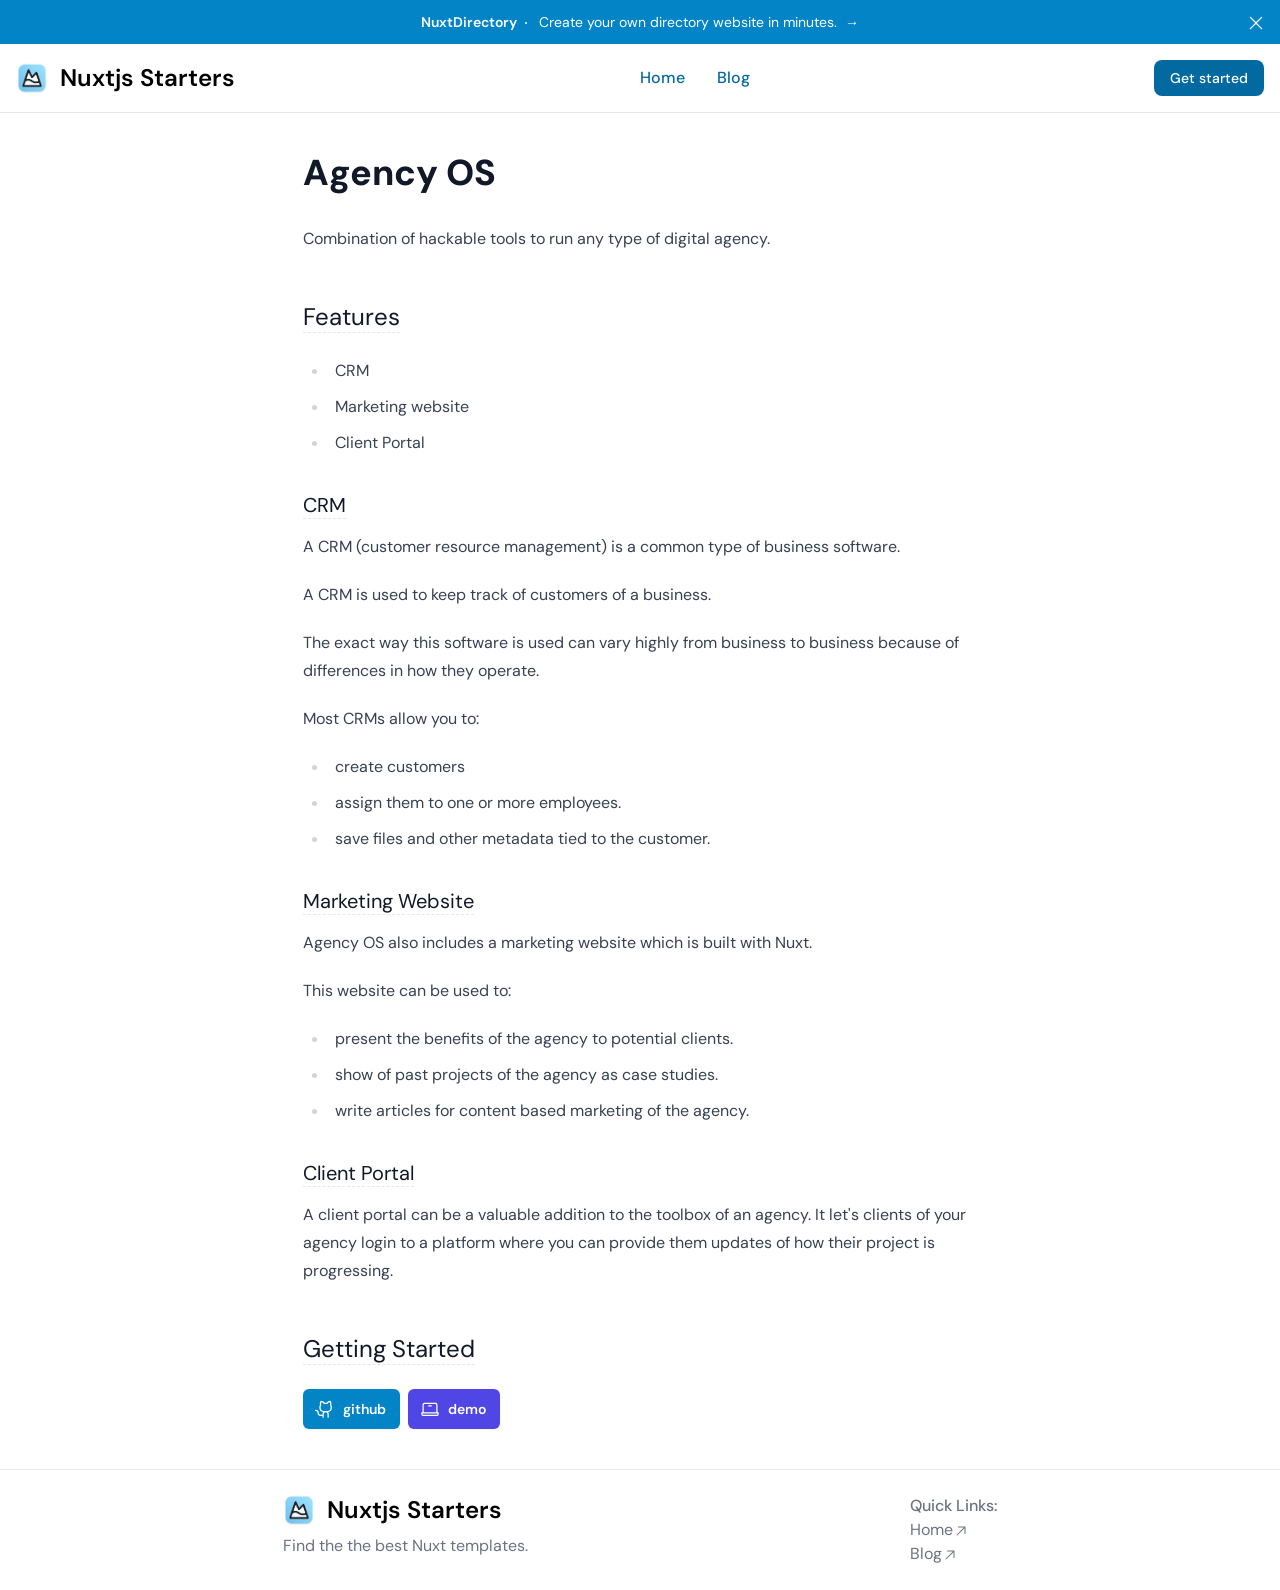
<file: board/agency-os/index.html>
<!DOCTYPE html><html  data-capo=""><head><meta charset="utf-8">
<meta name="viewport" content="width=device-width, initial-scale=1">
<title>Agency OS</title>
<style>/*! tailwindcss v3.4.4 | MIT License | https://tailwindcss.com*/*,:after,:before{border:0 solid #e5e7eb;box-sizing:border-box}:after,:before{--tw-content:""}:host,html{line-height:1.5;-webkit-text-size-adjust:100%;font-family:ui-sans-serif,system-ui,sans-serif,Apple Color Emoji,Segoe UI Emoji,Segoe UI Symbol,Noto Color Emoji;font-feature-settings:normal;font-variation-settings:normal;tab-size:4;-webkit-tap-highlight-color:transparent}body{line-height:inherit;margin:0}hr{border-top-width:1px;color:inherit;height:0}abbr:where([title]){-webkit-text-decoration:underline dotted;text-decoration:underline dotted}h1,h2,h3,h4,h5,h6{font-size:inherit;font-weight:inherit}a{color:inherit;text-decoration:inherit}b,strong{font-weight:bolder}code,kbd,pre,samp{font-family:ui-monospace,SFMono-Regular,Menlo,Monaco,Consolas,Liberation Mono,Courier New,monospace;font-feature-settings:normal;font-size:1em;font-variation-settings:normal}small{font-size:80%}sub,sup{font-size:75%;line-height:0;position:relative;vertical-align:initial}sub{bottom:-.25em}sup{top:-.5em}table{border-collapse:collapse;border-color:inherit;text-indent:0}button,input,optgroup,select,textarea{color:inherit;font-family:inherit;font-feature-settings:inherit;font-size:100%;font-variation-settings:inherit;font-weight:inherit;letter-spacing:inherit;line-height:inherit;margin:0;padding:0}button,select{text-transform:none}button,input:where([type=button]),input:where([type=reset]),input:where([type=submit]){-webkit-appearance:button;background-color:initial;background-image:none}:-moz-focusring{outline:auto}:-moz-ui-invalid{box-shadow:none}progress{vertical-align:initial}::-webkit-inner-spin-button,::-webkit-outer-spin-button{height:auto}[type=search]{-webkit-appearance:textfield;outline-offset:-2px}::-webkit-search-decoration{-webkit-appearance:none}::-webkit-file-upload-button{-webkit-appearance:button;font:inherit}summary{display:list-item}blockquote,dd,dl,figure,h1,h2,h3,h4,h5,h6,hr,p,pre{margin:0}fieldset{margin:0}fieldset,legend{padding:0}menu,ol,ul{list-style:none;margin:0;padding:0}dialog{padding:0}textarea{resize:vertical}input::placeholder,textarea::placeholder{color:#9ca3af;opacity:1}[role=button],button{cursor:pointer}:disabled{cursor:default}audio,canvas,embed,iframe,img,object,svg,video{display:block;vertical-align:middle}img,video{height:auto;max-width:100%}[hidden]{display:none}[multiple],[type=date],[type=datetime-local],[type=email],[type=month],[type=number],[type=password],[type=search],[type=tel],[type=text],[type=time],[type=url],[type=week],input:where(:not([type])),select,textarea{appearance:none;background-color:#fff;border-color:#6b7280;border-radius:0;border-width:1px;font-size:1rem;line-height:1.5rem;padding:.5rem .75rem;--tw-shadow:0 0 #0000}[multiple]:focus,[type=date]:focus,[type=datetime-local]:focus,[type=email]:focus,[type=month]:focus,[type=number]:focus,[type=password]:focus,[type=search]:focus,[type=tel]:focus,[type=text]:focus,[type=time]:focus,[type=url]:focus,[type=week]:focus,input:where(:not([type])):focus,select:focus,textarea:focus{outline:2px solid #0000;outline-offset:2px;--tw-ring-inset:var(--tw-empty,/*!*/ /*!*/);--tw-ring-offset-width:0px;--tw-ring-offset-color:#fff;--tw-ring-color:#2563eb;--tw-ring-offset-shadow:var(--tw-ring-inset) 0 0 0 var(--tw-ring-offset-width) var(--tw-ring-offset-color);--tw-ring-shadow:var(--tw-ring-inset) 0 0 0 calc(1px + var(--tw-ring-offset-width)) var(--tw-ring-color);border-color:#2563eb;box-shadow:var(--tw-ring-offset-shadow),var(--tw-ring-shadow),var(--tw-shadow)}input::placeholder,textarea::placeholder{color:#6b7280;opacity:1}::-webkit-datetime-edit-fields-wrapper{padding:0}::-webkit-date-and-time-value{min-height:1.5em;text-align:inherit}::-webkit-datetime-edit{display:inline-flex}::-webkit-datetime-edit,::-webkit-datetime-edit-day-field,::-webkit-datetime-edit-hour-field,::-webkit-datetime-edit-meridiem-field,::-webkit-datetime-edit-millisecond-field,::-webkit-datetime-edit-minute-field,::-webkit-datetime-edit-month-field,::-webkit-datetime-edit-second-field,::-webkit-datetime-edit-year-field{padding-bottom:0;padding-top:0}select{background-image:url("data:image/svg+xml;charset=utf-8,%3Csvg xmlns='http://www.w3.org/2000/svg' fill='none' viewBox='0 0 20 20'%3E%3Cpath stroke='%236b7280' stroke-linecap='round' stroke-linejoin='round' stroke-width='1.5' d='m6 8 4 4 4-4'/%3E%3C/svg%3E");background-position:right .5rem center;background-repeat:no-repeat;background-size:1.5em 1.5em;padding-right:2.5rem;-webkit-print-color-adjust:exact;print-color-adjust:exact}[multiple],[size]:where(select:not([size="1"])){background-image:none;background-position:0 0;background-repeat:unset;background-size:initial;padding-right:.75rem;-webkit-print-color-adjust:unset;print-color-adjust:unset}[type=checkbox],[type=radio]{appearance:none;background-color:#fff;background-origin:border-box;border-color:#6b7280;border-width:1px;color:#2563eb;display:inline-block;flex-shrink:0;height:1rem;padding:0;-webkit-print-color-adjust:exact;print-color-adjust:exact;-webkit-user-select:none;user-select:none;vertical-align:middle;width:1rem;--tw-shadow:0 0 #0000}[type=checkbox]{border-radius:0}[type=radio]{border-radius:100%}[type=checkbox]:focus,[type=radio]:focus{outline:2px solid #0000;outline-offset:2px;--tw-ring-inset:var(--tw-empty,/*!*/ /*!*/);--tw-ring-offset-width:2px;--tw-ring-offset-color:#fff;--tw-ring-color:#2563eb;--tw-ring-offset-shadow:var(--tw-ring-inset) 0 0 0 var(--tw-ring-offset-width) var(--tw-ring-offset-color);--tw-ring-shadow:var(--tw-ring-inset) 0 0 0 calc(2px + var(--tw-ring-offset-width)) var(--tw-ring-color);box-shadow:var(--tw-ring-offset-shadow),var(--tw-ring-shadow),var(--tw-shadow)}[type=checkbox]:checked,[type=radio]:checked{background-color:currentColor;background-position:50%;background-repeat:no-repeat;background-size:100% 100%;border-color:#0000}[type=checkbox]:checked{background-image:url("data:image/svg+xml;charset=utf-8,%3Csvg xmlns='http://www.w3.org/2000/svg' fill='%23fff' viewBox='0 0 16 16'%3E%3Cpath d='M12.207 4.793a1 1 0 0 1 0 1.414l-5 5a1 1 0 0 1-1.414 0l-2-2a1 1 0 0 1 1.414-1.414L6.5 9.086l4.293-4.293a1 1 0 0 1 1.414 0'/%3E%3C/svg%3E")}@media (forced-colors:active) {[type=checkbox]:checked{appearance:auto}}[type=radio]:checked{background-image:url("data:image/svg+xml;charset=utf-8,%3Csvg xmlns='http://www.w3.org/2000/svg' fill='%23fff' viewBox='0 0 16 16'%3E%3Ccircle cx='8' cy='8' r='3'/%3E%3C/svg%3E")}@media (forced-colors:active) {[type=radio]:checked{appearance:auto}}[type=checkbox]:checked:focus,[type=checkbox]:checked:hover,[type=checkbox]:indeterminate,[type=radio]:checked:focus,[type=radio]:checked:hover{background-color:currentColor;border-color:#0000}[type=checkbox]:indeterminate{background-image:url("data:image/svg+xml;charset=utf-8,%3Csvg xmlns='http://www.w3.org/2000/svg' fill='none' viewBox='0 0 16 16'%3E%3Cpath stroke='%23fff' stroke-linecap='round' stroke-linejoin='round' stroke-width='2' d='M4 8h8'/%3E%3C/svg%3E");background-position:50%;background-repeat:no-repeat;background-size:100% 100%}@media (forced-colors:active) {[type=checkbox]:indeterminate{appearance:auto}}[type=checkbox]:indeterminate:focus,[type=checkbox]:indeterminate:hover{background-color:currentColor;border-color:#0000}[type=file]{background:unset;border-color:inherit;border-radius:0;border-width:0;font-size:unset;line-height:inherit;padding:0}[type=file]:focus{outline:1px solid ButtonText;outline:1px auto -webkit-focus-ring-color}*,::backdrop,:after,:before{--tw-border-spacing-x:0;--tw-border-spacing-y:0;--tw-translate-x:0;--tw-translate-y:0;--tw-rotate:0;--tw-skew-x:0;--tw-skew-y:0;--tw-scale-x:1;--tw-scale-y:1;--tw-pan-x: ;--tw-pan-y: ;--tw-pinch-zoom: ;--tw-scroll-snap-strictness:proximity;--tw-gradient-from-position: ;--tw-gradient-via-position: ;--tw-gradient-to-position: ;--tw-ordinal: ;--tw-slashed-zero: ;--tw-numeric-figure: ;--tw-numeric-spacing: ;--tw-numeric-fraction: ;--tw-ring-inset: ;--tw-ring-offset-width:0px;--tw-ring-offset-color:#fff;--tw-ring-color:#3b82f680;--tw-ring-offset-shadow:0 0 #0000;--tw-ring-shadow:0 0 #0000;--tw-shadow:0 0 #0000;--tw-shadow-colored:0 0 #0000;--tw-blur: ;--tw-brightness: ;--tw-contrast: ;--tw-grayscale: ;--tw-hue-rotate: ;--tw-invert: ;--tw-saturate: ;--tw-sepia: ;--tw-drop-shadow: ;--tw-backdrop-blur: ;--tw-backdrop-brightness: ;--tw-backdrop-contrast: ;--tw-backdrop-grayscale: ;--tw-backdrop-hue-rotate: ;--tw-backdrop-invert: ;--tw-backdrop-opacity: ;--tw-backdrop-saturate: ;--tw-backdrop-sepia: ;--tw-contain-size: ;--tw-contain-layout: ;--tw-contain-paint: ;--tw-contain-style: }.prose{color:var(--tw-prose-body);max-width:65ch}.prose :where(p):not(:where([class~=not-prose],[class~=not-prose] *)){margin-bottom:1.25em;margin-top:1.25em}.prose :where([class~=lead]):not(:where([class~=not-prose],[class~=not-prose] *)){color:var(--tw-prose-lead);font-size:1.25em;line-height:1.6;margin-bottom:1.2em;margin-top:1.2em}.prose :where(a):not(:where([class~=not-prose],[class~=not-prose] *)){color:var(--tw-prose-links);font-weight:500;text-decoration:underline}.prose :where(strong):not(:where([class~=not-prose],[class~=not-prose] *)){color:var(--tw-prose-bold);font-weight:600}.prose :where(a strong):not(:where([class~=not-prose],[class~=not-prose] *)){color:inherit}.prose :where(blockquote strong):not(:where([class~=not-prose],[class~=not-prose] *)){color:inherit}.prose :where(thead th strong):not(:where([class~=not-prose],[class~=not-prose] *)){color:inherit}.prose :where(ol):not(:where([class~=not-prose],[class~=not-prose] *)){list-style-type:decimal;margin-bottom:1.25em;margin-top:1.25em;padding-inline-start:1.625em}.prose :where(ol[type=A]):not(:where([class~=not-prose],[class~=not-prose] *)){list-style-type:upper-alpha}.prose :where(ol[type=a]):not(:where([class~=not-prose],[class~=not-prose] *)){list-style-type:lower-alpha}.prose :where(ol[type=A s]):not(:where([class~=not-prose],[class~=not-prose] *)){list-style-type:upper-alpha}.prose :where(ol[type=a s]):not(:where([class~=not-prose],[class~=not-prose] *)){list-style-type:lower-alpha}.prose :where(ol[type=I]):not(:where([class~=not-prose],[class~=not-prose] *)){list-style-type:upper-roman}.prose :where(ol[type=i]):not(:where([class~=not-prose],[class~=not-prose] *)){list-style-type:lower-roman}.prose :where(ol[type=I s]):not(:where([class~=not-prose],[class~=not-prose] *)){list-style-type:upper-roman}.prose :where(ol[type=i s]):not(:where([class~=not-prose],[class~=not-prose] *)){list-style-type:lower-roman}.prose :where(ol[type="1"]):not(:where([class~=not-prose],[class~=not-prose] *)){list-style-type:decimal}.prose :where(ul):not(:where([class~=not-prose],[class~=not-prose] *)){list-style-type:disc;margin-bottom:1.25em;margin-top:1.25em;padding-inline-start:1.625em}.prose :where(ol>li):not(:where([class~=not-prose],[class~=not-prose] *))::marker{color:var(--tw-prose-counters);font-weight:400}.prose :where(ul>li):not(:where([class~=not-prose],[class~=not-prose] *))::marker{color:var(--tw-prose-bullets)}.prose :where(dt):not(:where([class~=not-prose],[class~=not-prose] *)){color:var(--tw-prose-headings);font-weight:600;margin-top:1.25em}.prose :where(hr):not(:where([class~=not-prose],[class~=not-prose] *)){border-color:var(--tw-prose-hr);border-top-width:1px;margin-bottom:3em;margin-top:3em}.prose :where(blockquote):not(:where([class~=not-prose],[class~=not-prose] *)){border-inline-start-color:var(--tw-prose-quote-borders);border-inline-start-width:.25rem;color:var(--tw-prose-quotes);font-style:italic;font-weight:500;margin-bottom:1.6em;margin-top:1.6em;padding-inline-start:1em;quotes:"\201C""\201D""\2018""\2019"}.prose :where(blockquote p:first-of-type):not(:where([class~=not-prose],[class~=not-prose] *)):before{content:open-quote}.prose :where(blockquote p:last-of-type):not(:where([class~=not-prose],[class~=not-prose] *)):after{content:close-quote}.prose :where(h1):not(:where([class~=not-prose],[class~=not-prose] *)){color:var(--tw-prose-headings);font-size:2.25em;font-weight:800;line-height:1.1111111;margin-bottom:.8888889em;margin-top:0}.prose :where(h1 strong):not(:where([class~=not-prose],[class~=not-prose] *)){color:inherit;font-weight:900}.prose :where(h2):not(:where([class~=not-prose],[class~=not-prose] *)){color:var(--tw-prose-headings);font-size:1.5em;font-weight:700;line-height:1.3333333;margin-bottom:1em;margin-top:2em}.prose :where(h2 strong):not(:where([class~=not-prose],[class~=not-prose] *)){color:inherit;font-weight:800}.prose :where(h3):not(:where([class~=not-prose],[class~=not-prose] *)){color:var(--tw-prose-headings);font-size:1.25em;font-weight:600;line-height:1.6;margin-bottom:.6em;margin-top:1.6em}.prose :where(h3 strong):not(:where([class~=not-prose],[class~=not-prose] *)){color:inherit;font-weight:700}.prose :where(h4):not(:where([class~=not-prose],[class~=not-prose] *)){color:var(--tw-prose-headings);font-weight:600;line-height:1.5;margin-bottom:.5em;margin-top:1.5em}.prose :where(h4 strong):not(:where([class~=not-prose],[class~=not-prose] *)){color:inherit;font-weight:700}.prose :where(img):not(:where([class~=not-prose],[class~=not-prose] *)){margin-bottom:2em;margin-top:2em}.prose :where(picture):not(:where([class~=not-prose],[class~=not-prose] *)){display:block;margin-bottom:2em;margin-top:2em}.prose :where(video):not(:where([class~=not-prose],[class~=not-prose] *)){margin-bottom:2em;margin-top:2em}.prose :where(kbd):not(:where([class~=not-prose],[class~=not-prose] *)){border-radius:.3125rem;box-shadow:0 0 0 1px rgb(var(--tw-prose-kbd-shadows)/10%),0 3px 0 rgb(var(--tw-prose-kbd-shadows)/10%);color:var(--tw-prose-kbd);font-family:inherit;font-size:.875em;font-weight:500;padding-inline-end:.375em;padding-bottom:.1875em;padding-top:.1875em;padding-inline-start:.375em}.prose :where(code):not(:where([class~=not-prose],[class~=not-prose] *)){color:var(--tw-prose-code);font-size:.875em;font-weight:600}.prose :where(code):not(:where([class~=not-prose],[class~=not-prose] *)):before{content:"`"}.prose :where(code):not(:where([class~=not-prose],[class~=not-prose] *)):after{content:"`"}.prose :where(a code):not(:where([class~=not-prose],[class~=not-prose] *)){color:inherit}.prose :where(h1 code):not(:where([class~=not-prose],[class~=not-prose] *)){color:inherit}.prose :where(h2 code):not(:where([class~=not-prose],[class~=not-prose] *)){color:inherit;font-size:.875em}.prose :where(h3 code):not(:where([class~=not-prose],[class~=not-prose] *)){color:inherit;font-size:.9em}.prose :where(h4 code):not(:where([class~=not-prose],[class~=not-prose] *)){color:inherit}.prose :where(blockquote code):not(:where([class~=not-prose],[class~=not-prose] *)){color:inherit}.prose :where(thead th code):not(:where([class~=not-prose],[class~=not-prose] *)){color:inherit}.prose :where(pre):not(:where([class~=not-prose],[class~=not-prose] *)){background-color:var(--tw-prose-pre-bg);border-radius:.375rem;color:var(--tw-prose-pre-code);font-size:.875em;font-weight:400;line-height:1.7142857;margin-bottom:1.7142857em;margin-top:1.7142857em;overflow-x:auto;padding-inline-end:1.1428571em;padding-bottom:.8571429em;padding-top:.8571429em;padding-inline-start:1.1428571em}.prose :where(pre code):not(:where([class~=not-prose],[class~=not-prose] *)){background-color:initial;border-radius:0;border-width:0;color:inherit;font-family:inherit;font-size:inherit;font-weight:inherit;line-height:inherit;padding:0}.prose :where(pre code):not(:where([class~=not-prose],[class~=not-prose] *)):before{content:none}.prose :where(pre code):not(:where([class~=not-prose],[class~=not-prose] *)):after{content:none}.prose :where(table):not(:where([class~=not-prose],[class~=not-prose] *)){font-size:.875em;line-height:1.7142857;margin-bottom:2em;margin-top:2em;table-layout:auto;text-align:start;width:100%}.prose :where(thead):not(:where([class~=not-prose],[class~=not-prose] *)){border-bottom-color:var(--tw-prose-th-borders);border-bottom-width:1px}.prose :where(thead th):not(:where([class~=not-prose],[class~=not-prose] *)){color:var(--tw-prose-headings);font-weight:600;padding-inline-end:.5714286em;padding-bottom:.5714286em;padding-inline-start:.5714286em;vertical-align:bottom}.prose :where(tbody tr):not(:where([class~=not-prose],[class~=not-prose] *)){border-bottom-color:var(--tw-prose-td-borders);border-bottom-width:1px}.prose :where(tbody tr:last-child):not(:where([class~=not-prose],[class~=not-prose] *)){border-bottom-width:0}.prose :where(tbody td):not(:where([class~=not-prose],[class~=not-prose] *)){vertical-align:initial}.prose :where(tfoot):not(:where([class~=not-prose],[class~=not-prose] *)){border-top-color:var(--tw-prose-th-borders);border-top-width:1px}.prose :where(tfoot td):not(:where([class~=not-prose],[class~=not-prose] *)){vertical-align:top}.prose :where(figure>*):not(:where([class~=not-prose],[class~=not-prose] *)){margin-bottom:0;margin-top:0}.prose :where(figcaption):not(:where([class~=not-prose],[class~=not-prose] *)){color:var(--tw-prose-captions);font-size:.875em;line-height:1.4285714;margin-top:.8571429em}.prose{--tw-prose-body:#374151;--tw-prose-headings:#111827;--tw-prose-lead:#4b5563;--tw-prose-links:#111827;--tw-prose-bold:#111827;--tw-prose-counters:#6b7280;--tw-prose-bullets:#d1d5db;--tw-prose-hr:#e5e7eb;--tw-prose-quotes:#111827;--tw-prose-quote-borders:#e5e7eb;--tw-prose-captions:#6b7280;--tw-prose-kbd:#111827;--tw-prose-kbd-shadows:17 24 39;--tw-prose-code:#111827;--tw-prose-pre-code:#e5e7eb;--tw-prose-pre-bg:#1f2937;--tw-prose-th-borders:#d1d5db;--tw-prose-td-borders:#e5e7eb;--tw-prose-invert-body:#d1d5db;--tw-prose-invert-headings:#fff;--tw-prose-invert-lead:#9ca3af;--tw-prose-invert-links:#fff;--tw-prose-invert-bold:#fff;--tw-prose-invert-counters:#9ca3af;--tw-prose-invert-bullets:#4b5563;--tw-prose-invert-hr:#374151;--tw-prose-invert-quotes:#f3f4f6;--tw-prose-invert-quote-borders:#374151;--tw-prose-invert-captions:#9ca3af;--tw-prose-invert-kbd:#fff;--tw-prose-invert-kbd-shadows:255 255 255;--tw-prose-invert-code:#fff;--tw-prose-invert-pre-code:#d1d5db;--tw-prose-invert-pre-bg:#00000080;--tw-prose-invert-th-borders:#4b5563;--tw-prose-invert-td-borders:#374151;font-size:1rem;line-height:1.75}.prose :where(picture>img):not(:where([class~=not-prose],[class~=not-prose] *)){margin-bottom:0;margin-top:0}.prose :where(li):not(:where([class~=not-prose],[class~=not-prose] *)){margin-bottom:.5em;margin-top:.5em}.prose :where(ol>li):not(:where([class~=not-prose],[class~=not-prose] *)){padding-inline-start:.375em}.prose :where(ul>li):not(:where([class~=not-prose],[class~=not-prose] *)){padding-inline-start:.375em}.prose :where(.prose>ul>li p):not(:where([class~=not-prose],[class~=not-prose] *)){margin-bottom:.75em;margin-top:.75em}.prose :where(.prose>ul>li>p:first-child):not(:where([class~=not-prose],[class~=not-prose] *)){margin-top:1.25em}.prose :where(.prose>ul>li>p:last-child):not(:where([class~=not-prose],[class~=not-prose] *)){margin-bottom:1.25em}.prose :where(.prose>ol>li>p:first-child):not(:where([class~=not-prose],[class~=not-prose] *)){margin-top:1.25em}.prose :where(.prose>ol>li>p:last-child):not(:where([class~=not-prose],[class~=not-prose] *)){margin-bottom:1.25em}.prose :where(ul ul,ul ol,ol ul,ol ol):not(:where([class~=not-prose],[class~=not-prose] *)){margin-bottom:.75em;margin-top:.75em}.prose :where(dl):not(:where([class~=not-prose],[class~=not-prose] *)){margin-bottom:1.25em;margin-top:1.25em}.prose :where(dd):not(:where([class~=not-prose],[class~=not-prose] *)){margin-top:.5em;padding-inline-start:1.625em}.prose :where(hr+*):not(:where([class~=not-prose],[class~=not-prose] *)){margin-top:0}.prose :where(h2+*):not(:where([class~=not-prose],[class~=not-prose] *)){margin-top:0}.prose :where(h3+*):not(:where([class~=not-prose],[class~=not-prose] *)){margin-top:0}.prose :where(h4+*):not(:where([class~=not-prose],[class~=not-prose] *)){margin-top:0}.prose :where(thead th:first-child):not(:where([class~=not-prose],[class~=not-prose] *)){padding-inline-start:0}.prose :where(thead th:last-child):not(:where([class~=not-prose],[class~=not-prose] *)){padding-inline-end:0}.prose :where(tbody td,tfoot td):not(:where([class~=not-prose],[class~=not-prose] *)){padding-inline-end:.5714286em;padding-bottom:.5714286em;padding-top:.5714286em;padding-inline-start:.5714286em}.prose :where(tbody td:first-child,tfoot td:first-child):not(:where([class~=not-prose],[class~=not-prose] *)){padding-inline-start:0}.prose :where(tbody td:last-child,tfoot td:last-child):not(:where([class~=not-prose],[class~=not-prose] *)){padding-inline-end:0}.prose :where(figure):not(:where([class~=not-prose],[class~=not-prose] *)){margin-bottom:2em;margin-top:2em}.prose :where(.prose>:first-child):not(:where([class~=not-prose],[class~=not-prose] *)){margin-top:0}.prose :where(.prose>:last-child):not(:where([class~=not-prose],[class~=not-prose] *)){margin-bottom:0}.sr-only{height:1px;margin:-1px;overflow:hidden;padding:0;position:absolute;width:1px;clip:rect(0,0,0,0);border-width:0;white-space:nowrap}.absolute{position:absolute}.relative{position:relative}.inset-y-0{bottom:0;top:0}.-top-3{top:-.75rem}.-top-4{top:-1rem}.left-0{left:0}.right-0{right:0}.start-0{inset-inline-start:0}.z-20{z-index:20}.-m-3{margin:-.75rem}.m-0{margin:0}.mx-2{margin-left:.5rem;margin-right:.5rem}.mx-auto{margin-left:auto;margin-right:auto}.-ml-0{margin-left:0}.-ml-0\.5{margin-left:-.125rem}.mb-10{margin-bottom:2.5rem}.mt-4{margin-top:1rem}.block{display:block}.inline{display:inline}.flex{display:flex}.inline-flex{display:inline-flex}.grid{display:grid}.hidden{display:none}.h-0{height:0}.h-0\.5{height:.125rem}.h-10{height:2.5rem}.h-5{height:1.25rem}.h-6{height:1.5rem}.h-8{height:2rem}.max-h-64{max-height:16rem}.w-0{width:0}.w-0\.5{width:.125rem}.w-10{width:2.5rem}.w-5{width:1.25rem}.w-6{width:1.5rem}.w-full{width:100%}.max-w-3xl{max-width:48rem}.max-w-none{max-width:none}.max-w-prose{max-width:65ch}.max-w-screen-xl{max-width:1280px}.flex-1{flex:1 1 0%}.grid-cols-4{grid-template-columns:repeat(4,minmax(0,1fr))}.flex-col{flex-direction:column}.flex-wrap{flex-wrap:wrap}.items-start{align-items:flex-start}.items-center{align-items:center}.justify-end{justify-content:flex-end}.justify-center{justify-content:center}.justify-between{justify-content:space-between}.gap-10{gap:2.5rem}.gap-2{gap:.5rem}.gap-4{gap:1rem}.gap-8{gap:2rem}.gap-x-2{column-gap:.5rem}.gap-x-6{column-gap:1.5rem}.space-x-3>:not([hidden])~:not([hidden]){--tw-space-x-reverse:0;margin-left:calc(.75rem*(1 - var(--tw-space-x-reverse)));margin-right:calc(.75rem*var(--tw-space-x-reverse))}.space-y-2>:not([hidden])~:not([hidden]){--tw-space-y-reverse:0;margin-bottom:calc(.5rem*var(--tw-space-y-reverse));margin-top:calc(.5rem*(1 - var(--tw-space-y-reverse)))}.self-center{align-self:center}.whitespace-nowrap{white-space:nowrap}.rounded{border-radius:.25rem}.rounded-full{border-radius:9999px}.rounded-lg{border-radius:.5rem}.rounded-md{border-radius:.375rem}.border{border-width:1px}.border-0{border-width:0}.border-2{border-width:2px}.border-b{border-bottom-width:1px}.border-t{border-top-width:1px}.border-dashed{border-style:dashed}.border-blue-500{--tw-border-opacity:1;border-color:rgb(59 130 246/var(--tw-border-opacity))}.border-gray-100{--tw-border-opacity:1;border-color:rgb(243 244 246/var(--tw-border-opacity))}.border-gray-200{--tw-border-opacity:1;border-color:rgb(229 231 235/var(--tw-border-opacity))}.border-gray-300{--tw-border-opacity:1;border-color:rgb(209 213 219/var(--tw-border-opacity))}.bg-blue-600{--tw-bg-opacity:1;background-color:rgb(37 99 235/var(--tw-bg-opacity))}.bg-blue-600\/10{background-color:#2563eb1a}.bg-gray-100{--tw-bg-opacity:1;background-color:rgb(243 244 246/var(--tw-bg-opacity))}.bg-gray-50{--tw-bg-opacity:1;background-color:rgb(249 250 251/var(--tw-bg-opacity))}.bg-indigo-600{--tw-bg-opacity:1;background-color:rgb(79 70 229/var(--tw-bg-opacity))}.bg-primary-600{--tw-bg-opacity:1;background-color:rgb(2 132 199/var(--tw-bg-opacity))}.bg-primary-700{--tw-bg-opacity:1;background-color:rgb(3 105 161/var(--tw-bg-opacity))}.bg-white{--tw-bg-opacity:1;background-color:rgb(255 255 255/var(--tw-bg-opacity))}.fill-current{fill:currentColor}.p-0{padding:0}.p-2{padding:.5rem}.p-3{padding:.75rem}.p-4{padding:1rem}.p-6{padding:1.5rem}.px-1{padding-left:.25rem;padding-right:.25rem}.px-1\.5{padding-left:.375rem;padding-right:.375rem}.px-2{padding-left:.5rem;padding-right:.5rem}.px-3{padding-left:.75rem;padding-right:.75rem}.px-3\.5{padding-left:.875rem;padding-right:.875rem}.px-4{padding-left:1rem;padding-right:1rem}.px-5{padding-left:1.25rem;padding-right:1.25rem}.px-6{padding-left:1.5rem;padding-right:1.5rem}.py-0{padding-bottom:0;padding-top:0}.py-0\.5{padding-bottom:.125rem;padding-top:.125rem}.py-1{padding-bottom:.25rem;padding-top:.25rem}.py-1\.5{padding-bottom:.375rem;padding-top:.375rem}.py-10{padding-bottom:2.5rem;padding-top:2.5rem}.py-2{padding-bottom:.5rem;padding-top:.5rem}.py-2\.5{padding-bottom:.625rem;padding-top:.625rem}.py-6{padding-bottom:1.5rem;padding-top:1.5rem}.pb-10{padding-bottom:2.5rem}.pb-20{padding-bottom:5rem}.pr-1{padding-right:.25rem}.pr-1\.5{padding-right:.375rem}.pr-14{padding-right:3.5rem}.pt-20{padding-top:5rem}.text-center{text-align:center}.font-display{font-family:DM Sans}.font-sans{font-family:ui-sans-serif,system-ui,sans-serif,Apple Color Emoji,Segoe UI Emoji,Segoe UI Symbol,Noto Color Emoji}.text-2xl{font-size:1.5rem;line-height:2rem}.text-sm{font-size:.875rem;line-height:1.25rem}.text-xs{font-size:.75rem;line-height:1rem}.font-medium{font-weight:500}.font-semibold{font-weight:600}.leading-6{line-height:1.5rem}.text-blue-500{--tw-text-opacity:1;color:rgb(59 130 246/var(--tw-text-opacity))}.text-gray-400{--tw-text-opacity:1;color:rgb(156 163 175/var(--tw-text-opacity))}.text-gray-500{--tw-text-opacity:1;color:rgb(107 114 128/var(--tw-text-opacity))}.text-gray-600{--tw-text-opacity:1;color:rgb(75 85 99/var(--tw-text-opacity))}.text-gray-900{--tw-text-opacity:1;color:rgb(17 24 39/var(--tw-text-opacity))}.text-white{--tw-text-opacity:1;color:rgb(255 255 255/var(--tw-text-opacity))}.underline{text-decoration-line:underline}.decoration-primary-500{text-decoration-color:#0ea5e9}.decoration-primary-600{text-decoration-color:#0284c7}.underline-offset-4{text-underline-offset:4px}.opacity-0{opacity:0}.shadow-sm{--tw-shadow:0 1px 2px 0 #0000000d;--tw-shadow-colored:0 1px 2px 0 var(--tw-shadow-color);box-shadow:var(--tw-ring-offset-shadow,0 0 #0000),var(--tw-ring-shadow,0 0 #0000),var(--tw-shadow)}.ring-1{--tw-ring-offset-shadow:var(--tw-ring-inset) 0 0 0 var(--tw-ring-offset-width) var(--tw-ring-offset-color);--tw-ring-shadow:var(--tw-ring-inset) 0 0 0 calc(1px + var(--tw-ring-offset-width)) var(--tw-ring-color);box-shadow:var(--tw-ring-offset-shadow),var(--tw-ring-shadow),var(--tw-shadow,0 0 #0000)}.ring-inset{--tw-ring-inset:inset}.ring-gray-300{--tw-ring-opacity:1;--tw-ring-color:rgb(209 213 219/var(--tw-ring-opacity))}.ring-gray-500\/10{--tw-ring-color:#6b72801a}.filter{filter:var(--tw-blur) var(--tw-brightness) var(--tw-contrast) var(--tw-grayscale) var(--tw-hue-rotate) var(--tw-invert) var(--tw-saturate) var(--tw-sepia) var(--tw-drop-shadow)}.transition-opacity{transition-duration:.15s;transition-property:opacity;transition-timing-function:cubic-bezier(.4,0,.2,1)}.dark\:prose-invert:is(.dark *){--tw-prose-body:var(--tw-prose-invert-body);--tw-prose-headings:var(--tw-prose-invert-headings);--tw-prose-lead:var(--tw-prose-invert-lead);--tw-prose-links:var(--tw-prose-invert-links);--tw-prose-bold:var(--tw-prose-invert-bold);--tw-prose-counters:var(--tw-prose-invert-counters);--tw-prose-bullets:var(--tw-prose-invert-bullets);--tw-prose-hr:var(--tw-prose-invert-hr);--tw-prose-quotes:var(--tw-prose-invert-quotes);--tw-prose-quote-borders:var(--tw-prose-invert-quote-borders);--tw-prose-captions:var(--tw-prose-invert-captions);--tw-prose-kbd:var(--tw-prose-invert-kbd);--tw-prose-kbd-shadows:var(--tw-prose-invert-kbd-shadows);--tw-prose-code:var(--tw-prose-invert-code);--tw-prose-pre-code:var(--tw-prose-invert-pre-code);--tw-prose-pre-bg:var(--tw-prose-invert-pre-bg);--tw-prose-th-borders:var(--tw-prose-invert-th-borders);--tw-prose-td-borders:var(--tw-prose-invert-td-borders)}.placeholder\:text-gray-400::placeholder{--tw-text-opacity:1;color:rgb(156 163 175/var(--tw-text-opacity))}.hover\:bg-blue-500:hover{--tw-bg-opacity:1;background-color:rgb(59 130 246/var(--tw-bg-opacity))}.hover\:bg-gray-100:hover{--tw-bg-opacity:1;background-color:rgb(243 244 246/var(--tw-bg-opacity))}.hover\:bg-indigo-600:hover{--tw-bg-opacity:1;background-color:rgb(79 70 229/var(--tw-bg-opacity))}.hover\:bg-primary-600:hover{--tw-bg-opacity:1;background-color:rgb(2 132 199/var(--tw-bg-opacity))}.hover\:bg-primary-800:hover{--tw-bg-opacity:1;background-color:rgb(7 89 133/var(--tw-bg-opacity))}.hover\:underline:hover{text-decoration-line:underline}.focus\:outline-none:focus{outline:2px solid #0000;outline-offset:2px}.focus\:ring-2:focus{--tw-ring-offset-shadow:var(--tw-ring-inset) 0 0 0 var(--tw-ring-offset-width) var(--tw-ring-offset-color);--tw-ring-shadow:var(--tw-ring-inset) 0 0 0 calc(2px + var(--tw-ring-offset-width)) var(--tw-ring-color)}.focus\:ring-2:focus,.focus\:ring-4:focus{box-shadow:var(--tw-ring-offset-shadow),var(--tw-ring-shadow),var(--tw-shadow,0 0 #0000)}.focus\:ring-4:focus{--tw-ring-offset-shadow:var(--tw-ring-inset) 0 0 0 var(--tw-ring-offset-width) var(--tw-ring-offset-color);--tw-ring-shadow:var(--tw-ring-inset) 0 0 0 calc(4px + var(--tw-ring-offset-width)) var(--tw-ring-color)}.focus\:ring-inset:focus{--tw-ring-inset:inset}.focus\:ring-gray-200:focus{--tw-ring-opacity:1;--tw-ring-color:rgb(229 231 235/var(--tw-ring-opacity))}.focus\:ring-primary-300:focus{--tw-ring-opacity:1;--tw-ring-color:rgb(125 211 252/var(--tw-ring-opacity))}.focus\:ring-primary-600:focus{--tw-ring-opacity:1;--tw-ring-color:rgb(2 132 199/var(--tw-ring-opacity))}.focus-visible\:outline:focus-visible{outline-style:solid}.focus-visible\:outline-2:focus-visible{outline-width:2px}.focus-visible\:outline-offset-2:focus-visible{outline-offset:2px}.focus-visible\:outline-offset-\[-4px\]:focus-visible{outline-offset:-4px}.group:hover .group-hover\:border-primary-500{--tw-border-opacity:1;border-color:rgb(14 165 233/var(--tw-border-opacity))}.group:hover .group-hover\:opacity-100{opacity:1}.prose-a\:border-b :is(:where(a):not(:where([class~=not-prose],[class~=not-prose] *))){border-bottom-width:1px}.prose-a\:border-dashed :is(:where(a):not(:where([class~=not-prose],[class~=not-prose] *))){border-style:dashed}.prose-a\:font-normal :is(:where(a):not(:where([class~=not-prose],[class~=not-prose] *))){font-weight:400}.prose-a\:no-underline :is(:where(a):not(:where([class~=not-prose],[class~=not-prose] *))){text-decoration-line:none}.hover\:prose-a\:border-solid :is(:where(a):not(:where([class~=not-prose],[class~=not-prose] *))):hover{border-style:solid}.hover\:prose-a\:border-primary-400 :is(:where(a):not(:where([class~=not-prose],[class~=not-prose] *))):hover{--tw-border-opacity:1;border-color:rgb(56 189 248/var(--tw-border-opacity))}.hover\:prose-a\:text-primary-400 :is(:where(a):not(:where([class~=not-prose],[class~=not-prose] *))):hover{--tw-text-opacity:1;color:rgb(56 189 248/var(--tw-text-opacity))}.prose-pre\:bg-gray-100 :is(:where(pre):not(:where([class~=not-prose],[class~=not-prose] *))){--tw-bg-opacity:1;background-color:rgb(243 244 246/var(--tw-bg-opacity))}.dark\:border-gray-600:is(.dark *){--tw-border-opacity:1;border-color:rgb(75 85 99/var(--tw-border-opacity))}.dark\:border-gray-700:is(.dark *){--tw-border-opacity:1;border-color:rgb(55 65 81/var(--tw-border-opacity))}.dark\:bg-gray-800:is(.dark *){--tw-bg-opacity:1;background-color:rgb(31 41 55/var(--tw-bg-opacity))}.dark\:bg-gray-900:is(.dark *){--tw-bg-opacity:1;background-color:rgb(17 24 39/var(--tw-bg-opacity))}.dark\:bg-primary-600:is(.dark *){--tw-bg-opacity:1;background-color:rgb(2 132 199/var(--tw-bg-opacity))}.dark\:text-gray-400:is(.dark *){--tw-text-opacity:1;color:rgb(156 163 175/var(--tw-text-opacity))}.dark\:text-white:is(.dark *){--tw-text-opacity:1;color:rgb(255 255 255/var(--tw-text-opacity))}.dark\:hover\:bg-gray-700:hover:is(.dark *){--tw-bg-opacity:1;background-color:rgb(55 65 81/var(--tw-bg-opacity))}.dark\:hover\:bg-primary-700:hover:is(.dark *){--tw-bg-opacity:1;background-color:rgb(3 105 161/var(--tw-bg-opacity))}.dark\:focus\:ring-gray-600:focus:is(.dark *){--tw-ring-opacity:1;--tw-ring-color:rgb(75 85 99/var(--tw-ring-opacity))}.dark\:focus\:ring-primary-800:focus:is(.dark *){--tw-ring-opacity:1;--tw-ring-color:rgb(7 89 133/var(--tw-ring-opacity))}.dark\:prose-pre\:bg-gray-900 :is(:where(pre):not(:where([class~=not-prose],[class~=not-prose] *))):is(.dark *){--tw-bg-opacity:1;background-color:rgb(17 24 39/var(--tw-bg-opacity))}@media (min-width:640px){.sm\:px-3{padding-left:.75rem;padding-right:.75rem}.sm\:px-3\.5{padding-left:.875rem;padding-right:.875rem}.sm\:text-sm{font-size:.875rem;line-height:1.25rem}.sm\:leading-6{line-height:1.5rem}.sm\:before\:flex-1:before{content:var(--tw-content);flex:1 1 0%}}@media (min-width:768px){.md\:order-1{order:1}.md\:order-2{order:2}.md\:mt-0{margin-top:0}.md\:flex{display:flex}.md\:hidden{display:none}.md\:w-auto{width:auto}.md\:flex-row{flex-direction:row}.md\:space-x-0>:not([hidden])~:not([hidden]){--tw-space-x-reverse:0;margin-left:calc(0px*(1 - var(--tw-space-x-reverse)));margin-right:calc(0px*var(--tw-space-x-reverse))}.md\:space-x-8>:not([hidden])~:not([hidden]){--tw-space-x-reverse:0;margin-left:calc(2rem*(1 - var(--tw-space-x-reverse)));margin-right:calc(2rem*var(--tw-space-x-reverse))}.md\:border-0{border-width:0}.md\:bg-transparent{background-color:initial}.md\:bg-white{--tw-bg-opacity:1;background-color:rgb(255 255 255/var(--tw-bg-opacity))}.md\:p-0{padding:0}.md\:text-primary-700{--tw-text-opacity:1;color:rgb(3 105 161/var(--tw-text-opacity))}.md\:dark\:bg-gray-900:is(.dark *){--tw-bg-opacity:1;background-color:rgb(17 24 39/var(--tw-bg-opacity))}.md\:dark\:text-primary-500:is(.dark *){--tw-text-opacity:1;color:rgb(14 165 233/var(--tw-text-opacity))}}@media (min-width:1280px){.xl\:max-w-6xl{max-width:72rem}}.rtl\:space-x-reverse:where([dir=rtl],[dir=rtl] *)>:not([hidden])~:not([hidden]){--tw-space-x-reverse:1}</style>
<style>@font-face{font-display:swap;font-family:DM Sans;font-style:normal;font-weight:200 900;src:url(/_nuxt/DM_Sans-200_900-1.D1bw2c55.woff2) format("woff2");unicode-range:u+0100-02af,u+0304,u+0308,u+0329,u+1e00-1e9f,u+1ef2-1eff,u+2020,u+20a0-20ab,u+20ad-20c0,u+2113,u+2c60-2c7f,u+a720-a7ff}@font-face{font-display:swap;font-family:DM Sans;font-style:normal;font-weight:200 900;src:url(/_nuxt/DM_Sans-200_900-2.DeBecvsH.woff2) format("woff2");unicode-range:u+00??,u+0131,u+0152-0153,u+02bb-02bc,u+02c6,u+02da,u+02dc,u+0304,u+0308,u+0329,u+2000-206f,u+2074,u+20ac,u+2122,u+2191,u+2193,u+2212,u+2215,u+feff,u+fffd}</style>
<style>.icon[data-v-1ac4d401]{display:inline-block;vertical-align:middle}</style>
<style>.blue[data-v-eb622437]{background-color:rgb(37 99 235/var(--tw-bg-opacity))}.blue[data-v-eb622437],.blue[data-v-eb622437]:hover{--tw-bg-opacity:1}.blue[data-v-eb622437]:hover{background-color:rgb(59 130 246/var(--tw-bg-opacity))}.blue[data-v-eb622437]:focus-visible{outline-color:#2563eb}.primary[data-v-eb622437],.primary[data-v-eb622437]:hover{--tw-bg-opacity:1;background-color:rgb(2 132 199/var(--tw-bg-opacity))}.primary[data-v-eb622437]:focus-visible{outline-color:#0284c7}.indigo[data-v-eb622437],.indigo[data-v-eb622437]:hover{--tw-bg-opacity:1;background-color:rgb(79 70 229/var(--tw-bg-opacity))}.indigo[data-v-eb622437]:focus-visible{outline-color:#4f46e5}</style>
<link rel="stylesheet" href="/_nuxt/entry.XeIz5cGV.css">
<link rel="preload" as="fetch" crossorigin="anonymous" href="/board/agency-os/_payload.json?0de6db53-e2be-46fd-91c7-275be2aa2998">
<link rel="modulepreload" as="script" crossorigin href="/_nuxt/Cud426ir.js">
<link rel="modulepreload" as="script" crossorigin href="/_nuxt/D5xBv_8G.js">
<link rel="modulepreload" as="script" crossorigin href="/_nuxt/f2qmnvNS.js">
<link rel="modulepreload" as="script" crossorigin href="/_nuxt/CJubQL3Z.js">
<link rel="modulepreload" as="script" crossorigin href="/_nuxt/BX9kBK_I.js">
<link rel="modulepreload" as="script" crossorigin href="/_nuxt/Dnd51l0P.js">
<link rel="modulepreload" as="script" crossorigin href="/_nuxt/CdeWbTow.js">
<link rel="modulepreload" as="script" crossorigin href="/_nuxt/Dt8Qzoo3.js">
<link rel="modulepreload" as="script" crossorigin href="/_nuxt/DOn9lfNA.js">
<link rel="modulepreload" as="script" crossorigin href="/_nuxt/D9eW7X9w.js">
<link rel="modulepreload" as="script" crossorigin href="/_nuxt/4C7WVsJH.js">
<link rel="modulepreload" as="script" crossorigin href="/_nuxt/DPhr-i19.js">
<link rel="modulepreload" as="script" crossorigin href="/_nuxt/DGb-2GvO.js">
<link rel="modulepreload" as="script" crossorigin href="/_nuxt/DzXX9m5w.js">
<link rel="modulepreload" as="script" crossorigin href="/_nuxt/BK31Oc6w.js">
<link rel="modulepreload" as="script" crossorigin href="/_nuxt/CxzsxnSc.js">
<link rel="modulepreload" as="script" crossorigin href="/_nuxt/Y1YJkUSV.js">
<link rel="modulepreload" as="script" crossorigin href="/_nuxt/-Wiy7Qqf.js">
<link rel="prefetch" as="script" crossorigin href="/_nuxt/CNScsvPQ.js">
<link rel="prefetch" as="script" crossorigin href="/_nuxt/DmbDhqTA.js">
<link rel="prefetch" as="style" href="/_nuxt/useStudio.mIlAkhLC.css">
<link rel="prefetch" as="script" crossorigin href="/_nuxt/4Llkfsvd.js">
<link rel="prefetch" as="script" crossorigin href="/_nuxt/C20kGZh7.js">
<link rel="prefetch" as="script" crossorigin href="/_nuxt/BpShDWvC.js">
<meta property="og:title" content="Agency OS">
<meta name="description" content="Combination of hackable tools to run any type of digital agency.">
<meta property="og:description" content="Combination of hackable tools to run any type of digital agency.">
<script type="module" src="/_nuxt/Cud426ir.js" crossorigin></script></head><body><div id="__nuxt"><div class="font-display"><div style="" class="flex items-center gap-x-6 bg-primary-600 px-6 py-2.5 sm:px-3.5 sm:before:flex-1"><p class="text-sm leading-6 text-white"><a href="#"><strong class="font-semibold">NuxtDirectory</strong><svg viewBox="0 0 2 2" class="mx-2 inline h-0.5 w-0.5 fill-current" aria-hidden="true"><circle cx="1" cy="1" r="1"></circle></svg> Create your own directory website in minutes.  <span aria-hidden="true">→</span></a></p><div class="flex flex-1 justify-end"><button type="button" class="-m-3 p-3 focus-visible:outline-offset-[-4px]"><span class="sr-only">Dismiss</span><svg xmlns="http://www.w3.org/2000/svg" xmlns:xlink="http://www.w3.org/1999/xlink" aria-hidden="true" role="img" class="icon h-5 w-5 text-white" style="" width="1em" height="1em" viewBox="0 0 256 256" data-v-1ac4d401><path fill="currentColor" d="M205.66 194.34a8 8 0 0 1-11.32 11.32L128 139.31l-66.34 66.35a8 8 0 0 1-11.32-11.32L116.69 128L50.34 61.66a8 8 0 0 1 11.32-11.32L128 116.69l66.34-66.35a8 8 0 0 1 11.32 11.32L139.31 128Z"/></svg></button></div></div><nav class="bg-white dark:bg-gray-900 w-full z-20 start-0 border-b border-gray-200 dark:border-gray-600"><div class="max-w-screen-xl flex flex-wrap items-center justify-between mx-auto p-4"><a href="/" class="flex items-center space-x-3 rtl:space-x-reverse"><img src="/logo.png" class="h-8" alt="Nuxtjs Starters Logo"><span class="self-center text-2xl font-semibold whitespace-nowrap dark:text-white">Nuxtjs Starters</span></a><div class="flex md:order-2 space-x-3 md:space-x-0 rtl:space-x-reverse"><button type="button" class="text-white bg-primary-700 hover:bg-primary-800 focus:ring-4 focus:outline-none focus:ring-primary-300 font-medium rounded-lg text-sm px-4 py-2 text-center dark:bg-primary-600 dark:hover:bg-primary-700 dark:focus:ring-primary-800">Get started</button><button data-collapse-toggle="navbar-sticky" type="button" class="inline-flex items-center p-2 w-10 h-10 justify-center text-sm text-gray-500 rounded-lg md:hidden hover:bg-gray-100 focus:outline-none focus:ring-2 focus:ring-gray-200 dark:text-gray-400 dark:hover:bg-gray-700 dark:focus:ring-gray-600" aria-controls="navbar-sticky" aria-expanded="false"><span class="sr-only">Open main menu</span><svg class="w-5 h-5" aria-hidden="true" xmlns="http://www.w3.org/2000/svg" fill="none" viewBox="0 0 17 14"><path stroke="currentColor" stroke-linecap="round" stroke-linejoin="round" stroke-width="2" d="M1 1h15M1 7h15M1 13h15"></path></svg></button></div><div class="items-center justify-between hidden w-full md:flex md:w-auto md:order-1" id="navbar-sticky"><ul class="flex flex-col p-4 md:p-0 mt-4 font-medium border border-gray-100 rounded-lg bg-gray-50 md:space-x-8 rtl:space-x-reverse md:flex-row md:mt-0 md:border-0 md:bg-white dark:bg-gray-800 md:dark:bg-gray-900 dark:border-gray-700"><!--[--><li><a aria-current="page" href="/" class="block py-2 px-3 text-white bg-primary-700 rounded md:bg-transparent md:text-primary-700 md:p-0 md:dark:text-primary-500">Home</a></li><li><a aria-current="page" href="/blog" class="block py-2 px-3 text-white bg-primary-700 rounded md:bg-transparent md:text-primary-700 md:p-0 md:dark:text-primary-500">Blog</a></li><!--]--></ul></div></div></nav><!--[--><div class="document-driven-page"><div class="max-w-prose 2-xl:max-w-6xl px-5 py-10 mx-auto"><main class="max-w-none font-display prose dark:prose-invert prose-pre:bg-gray-100 dark:prose-pre:bg-gray-900 hover:prose-a:text-primary-400 prose-a:font-normal prose-a:no-underline prose-a:border-dashed prose-a:border-b hover:prose-a:border-solid hover:prose-a:border-primary-400"><!--[--><div><h1 id="agency-os"><!--[-->Agency OS<!--]--></h1><p><!--[-->Combination of hackable tools to run any type of digital agency.<!--]--></p><h2 id="features"><a href="#features"><!--[-->Features<!--]--></a></h2><ul><!--[--><li><!--[-->CRM<!--]--></li><li><!--[-->Marketing website<!--]--></li><li><!--[-->Client Portal<!--]--></li><!--]--></ul><h3 id="crm"><a href="#crm"><!--[-->CRM<!--]--></a></h3><p><!--[-->A CRM (customer resource management) is a common type of business software.<!--]--></p><p><!--[-->A CRM is used to keep track of customers of a business.<!--]--></p><p><!--[-->The exact way this software is used can vary highly from business to business because of differences in how they operate.<!--]--></p><p><!--[-->Most CRMs allow you to:<!--]--></p><ul><!--[--><li><!--[-->create customers<!--]--></li><li><!--[-->assign them to one or more employees.<!--]--></li><li><!--[-->save files and other metadata tied to the customer.<!--]--></li><!--]--></ul><h3 id="marketing-website"><a href="#marketing-website"><!--[-->Marketing Website<!--]--></a></h3><p><!--[-->Agency OS also includes a marketing website which is built with Nuxt.<!--]--></p><p><!--[-->This website can be used to:<!--]--></p><ul><!--[--><li><!--[-->present the benefits of the agency to potential clients.<!--]--></li><li><!--[-->show of past projects of the agency as case studies.<!--]--></li><li><!--[-->write articles for content based marketing of the agency.<!--]--></li><!--]--></ul><h3 id="client-portal"><a href="#client-portal"><!--[-->Client Portal<!--]--></a></h3><p><!--[-->A client portal can be a valuable addition to the toolbox of an agency.
It let&#39;s clients of your agency login to a platform where you can provide them updates of how their project is progressing.<!--]--></p><h2 id="getting-started"><a href="#getting-started"><!--[-->Getting Started<!--]--></a></h2><div class="flex gap-2"><a href="https://github.com/directus-labs/agency-os" target="_blank" class="not-prose inline-flex items-center gap-x-2 rounded-md px-3.5 py-2.5 text-sm font-semibold text-white shadow-sm focus-visible:outline focus-visible:outline-2 focus-visible:outline-offset-2 primary" data-v-eb622437><svg xmlns="http://www.w3.org/2000/svg" xmlns:xlink="http://www.w3.org/1999/xlink" aria-hidden="true" role="img" class="icon -ml-0.5 h-5 w-5" data-v-eb622437 style="" width="1em" height="1em" viewBox="0 0 256 256" data-v-1ac4d401><path fill="currentColor" d="M208.31 75.68A59.78 59.78 0 0 0 202.93 28a8 8 0 0 0-6.93-4a59.75 59.75 0 0 0-48 24h-24a59.75 59.75 0 0 0-48-24a8 8 0 0 0-6.93 4a59.78 59.78 0 0 0-5.38 47.68A58.14 58.14 0 0 0 56 104v8a56.06 56.06 0 0 0 48.44 55.47A39.8 39.8 0 0 0 96 192v8H72a24 24 0 0 1-24-24a40 40 0 0 0-40-40a8 8 0 0 0 0 16a24 24 0 0 1 24 24a40 40 0 0 0 40 40h24v16a8 8 0 0 0 16 0v-40a24 24 0 0 1 48 0v40a8 8 0 0 0 16 0v-40a39.8 39.8 0 0 0-8.44-24.53A56.06 56.06 0 0 0 216 112v-8a58.14 58.14 0 0 0-7.69-28.32M200 112a40 40 0 0 1-40 40h-48a40 40 0 0 1-40-40v-8a41.74 41.74 0 0 1 6.9-22.48a8 8 0 0 0 1.1-7.69a43.8 43.8 0 0 1 .79-33.58a43.88 43.88 0 0 1 32.32 20.06a8 8 0 0 0 6.71 3.69h32.35a8 8 0 0 0 6.74-3.69a43.87 43.87 0 0 1 32.32-20.06a43.8 43.8 0 0 1 .77 33.58a8.09 8.09 0 0 0 1 7.65a41.7 41.7 0 0 1 7 22.52Z"/></svg><!--[-->github<!--]--></a><a href="https://agency-os.vercel.app/" target="_blank" class="not-prose inline-flex items-center gap-x-2 rounded-md px-3.5 py-2.5 text-sm font-semibold text-white shadow-sm focus-visible:outline focus-visible:outline-2 focus-visible:outline-offset-2 indigo" data-v-eb622437><svg xmlns="http://www.w3.org/2000/svg" xmlns:xlink="http://www.w3.org/1999/xlink" aria-hidden="true" role="img" class="icon -ml-0.5 h-5 w-5" data-v-eb622437 style="" width="1em" height="1em" viewBox="0 0 256 256" data-v-1ac4d401><path fill="currentColor" d="M232 168h-8V72a24 24 0 0 0-24-24H56a24 24 0 0 0-24 24v96h-8a8 8 0 0 0-8 8v16a24 24 0 0 0 24 24h176a24 24 0 0 0 24-24v-16a8 8 0 0 0-8-8M48 72a8 8 0 0 1 8-8h144a8 8 0 0 1 8 8v96H48Zm176 120a8 8 0 0 1-8 8H40a8 8 0 0 1-8-8v-8h192ZM152 88a8 8 0 0 1-8 8h-32a8 8 0 0 1 0-16h32a8 8 0 0 1 8 8"/></svg><!--[-->demo<!--]--></a></div></div><!--]--></main></div></div><!--]--><footer class="border-t"><div class="max-w-prose mx-auto py-6 flex justify-between"><div class="space-y-2"><a href="/" class="flex items-center space-x-3 rtl:space-x-reverse"><img src="/logo.png" class="h-8" alt="Nuxtjs Starters Logo"><span class="self-center text-2xl font-semibold whitespace-nowrap dark:text-white">Nuxtjs Starters</span></a><p class="text-gray-500">Find the the best Nuxt templates.</p><div><a></a></div></div><div><p class="text-gray-500 font-medium">Quick Links:</p><ul><!--[--><li class="text-gray-500 hover:underline decoration-primary-500"><a href="/" class="">Home</a><svg xmlns="http://www.w3.org/2000/svg" xmlns:xlink="http://www.w3.org/1999/xlink" aria-hidden="true" role="img" class="icon" style="" width="1em" height="1em" viewBox="0 0 256 256" data-v-1ac4d401><path fill="currentColor" d="M200 64v104a8 8 0 0 1-16 0V83.31L69.66 197.66a8 8 0 0 1-11.32-11.32L172.69 72H88a8 8 0 0 1 0-16h104a8 8 0 0 1 8 8"/></svg></li><li class="text-gray-500 hover:underline decoration-primary-500"><a href="/blog" class="">Blog</a><svg xmlns="http://www.w3.org/2000/svg" xmlns:xlink="http://www.w3.org/1999/xlink" aria-hidden="true" role="img" class="icon" style="" width="1em" height="1em" viewBox="0 0 256 256" data-v-1ac4d401><path fill="currentColor" d="M200 64v104a8 8 0 0 1-16 0V83.31L69.66 197.66a8 8 0 0 1-11.32-11.32L172.69 72H88a8 8 0 0 1 0-16h104a8 8 0 0 1 8 8"/></svg></li><!--]--></ul></div></div></footer></div></div><div id="teleports"></div><script type="application/json" id="__NUXT_DATA__" data-ssr="true" data-src="/board/agency-os/_payload.json?0de6db53-e2be-46fd-91c7-275be2aa2998">[{"state":1,"once":256,"_errors":257,"serverRendered":244,"path":7,"prerenderedAt":259},["Reactive",2],{"$sdd-pages":3,"$sdd-surrounds":193,"$sdd-globals":211,"$sdd-navigation":213,"$sshowBanner":244,"$sicons":245},["ShallowRef",4],["ShallowReactive",5],{"/board/agency-os":6},{"_path":7,"_dir":8,"_draft":9,"_partial":9,"_locale":10,"title":11,"description":12,"tags":13,"demo":16,"github":17,"body":18,"_type":186,"_id":187,"_source":188,"_file":189,"_stem":190,"_extension":191,"layout":192},"/board/agency-os","board",false,"","Agency OS","Combination of hackable tools to run any type of digital agency.",[14,15],"agency","toolbox","https://agency-os.vercel.app/","https://github.com/directus-labs/agency-os",{"type":19,"children":20,"toc":176},"root",[21,29,34,41,61,67,72,77,82,87,105,111,116,121,139,144,149,155],{"type":22,"tag":23,"props":24,"children":26},"element","h1",{"id":25},"agency-os",[27],{"type":28,"value":11},"text",{"type":22,"tag":30,"props":31,"children":32},"p",{},[33],{"type":28,"value":12},{"type":22,"tag":35,"props":36,"children":38},"h2",{"id":37},"features",[39],{"type":28,"value":40},"Features",{"type":22,"tag":42,"props":43,"children":44},"ul",{},[45,51,56],{"type":22,"tag":46,"props":47,"children":48},"li",{},[49],{"type":28,"value":50},"CRM",{"type":22,"tag":46,"props":52,"children":53},{},[54],{"type":28,"value":55},"Marketing website",{"type":22,"tag":46,"props":57,"children":58},{},[59],{"type":28,"value":60},"Client Portal",{"type":22,"tag":62,"props":63,"children":65},"h3",{"id":64},"crm",[66],{"type":28,"value":50},{"type":22,"tag":30,"props":68,"children":69},{},[70],{"type":28,"value":71},"A CRM (customer resource management) is a common type of business software.",{"type":22,"tag":30,"props":73,"children":74},{},[75],{"type":28,"value":76},"A CRM is used to keep track of customers of a business.",{"type":22,"tag":30,"props":78,"children":79},{},[80],{"type":28,"value":81},"The exact way this software is used can vary highly from business to business because of differences in how they operate.",{"type":22,"tag":30,"props":83,"children":84},{},[85],{"type":28,"value":86},"Most CRMs allow you to:",{"type":22,"tag":42,"props":88,"children":89},{},[90,95,100],{"type":22,"tag":46,"props":91,"children":92},{},[93],{"type":28,"value":94},"create customers",{"type":22,"tag":46,"props":96,"children":97},{},[98],{"type":28,"value":99},"assign them to one or more employees.",{"type":22,"tag":46,"props":101,"children":102},{},[103],{"type":28,"value":104},"save files and other metadata tied to the customer.",{"type":22,"tag":62,"props":106,"children":108},{"id":107},"marketing-website",[109],{"type":28,"value":110},"Marketing Website",{"type":22,"tag":30,"props":112,"children":113},{},[114],{"type":28,"value":115},"Agency OS also includes a marketing website which is built with Nuxt.",{"type":22,"tag":30,"props":117,"children":118},{},[119],{"type":28,"value":120},"This website can be used to:",{"type":22,"tag":42,"props":122,"children":123},{},[124,129,134],{"type":22,"tag":46,"props":125,"children":126},{},[127],{"type":28,"value":128},"present the benefits of the agency to potential clients.",{"type":22,"tag":46,"props":130,"children":131},{},[132],{"type":28,"value":133},"show of past projects of the agency as case studies.",{"type":22,"tag":46,"props":135,"children":136},{},[137],{"type":28,"value":138},"write articles for content based marketing of the agency.",{"type":22,"tag":62,"props":140,"children":142},{"id":141},"client-portal",[143],{"type":28,"value":60},{"type":22,"tag":30,"props":145,"children":146},{},[147],{"type":28,"value":148},"A client portal can be a valuable addition to the toolbox of an agency.\nIt let's clients of your agency login to a platform where you can provide them updates of how their project is progressing.",{"type":22,"tag":35,"props":150,"children":152},{"id":151},"getting-started",[153],{"type":28,"value":154},"Getting Started",{"type":22,"tag":156,"props":157,"children":161},"div",{"className":158},[159,160],"flex","gap-2",[162,169],{"type":22,"tag":163,"props":164,"children":167},"link-button",{":href":165,"icon":166},"github","ph:github-logo",[168],{"type":28,"value":165},{"type":22,"tag":163,"props":170,"children":174},{":href":171,"icon":172,"color":173},"demo","ph:laptop","indigo",[175],{"type":28,"value":171},{"title":10,"searchDepth":177,"depth":177,"links":178},2,[179,185],{"id":37,"depth":177,"text":40,"children":180},[181,183,184],{"id":64,"depth":182,"text":50},3,{"id":107,"depth":182,"text":110},{"id":141,"depth":182,"text":60},{"id":151,"depth":177,"text":154},"markdown","content:board:agency-os.md","content","board/agency-os.md","board/agency-os","md","default",["ShallowRef",194],["ShallowReactive",195],{"/board/agency-os":196},[197,204],{"_path":198,"_dir":199,"_draft":9,"_partial":9,"_locale":10,"title":200,"description":10,"_type":186,"_id":201,"_source":188,"_file":202,"_stem":203,"_extension":191},"/blog/test_article","blog","SaaS article","content:blog:test_article.md","blog/test_article.md","blog/test_article",{"_path":205,"_dir":8,"_draft":9,"_partial":9,"_locale":10,"title":206,"description":207,"_type":186,"_id":208,"_source":188,"_file":209,"_stem":210,"_extension":191},"/board/awesome-starter","Nuxt Awesome Starter","Nuxt boilerplate with basic features like navigation, theme switcher and transitions.","content:board:awesome-starter.md","board/awesome-starter.md","board/awesome-starter",["ShallowRef",212],{},[214,221,242],{"title":215,"_path":216,"children":217,"layout":219},"Blog","/blog",[218,220],{"title":215,"_path":216,"layout":219},"wide",{"title":200,"_path":198},{"title":222,"_path":223,"children":224},"Board","/board",[225,226,227,230,233,236,239],{"title":11,"_path":7},{"title":206,"_path":205},{"title":228,"_path":229},"Nuxt UI Pro Dashboard","/board/dashboard-pro",{"title":231,"_path":232},"Laravel Nuxt","/board/laravel-nuxt",{"title":234,"_path":235},"Nuxt Directory","/board/nuxt-directory",{"title":237,"_path":238},"Nuxt UI Pro SaaS","/board/saas-pro",{"title":240,"_path":241},"Supastarter","/board/supastarter",{"title":10,"_path":243,"layout":219},"/",true,{"ph:x":246,"ph:arrow-up-right":250,"ph:github-logo":252,"ph:laptop":254},{"left":247,"top":247,"width":248,"height":248,"rotate":247,"vFlip":9,"hFlip":9,"body":249},0,256,"\u003Cpath fill=\"currentColor\" d=\"M205.66 194.34a8 8 0 0 1-11.32 11.32L128 139.31l-66.34 66.35a8 8 0 0 1-11.32-11.32L116.69 128L50.34 61.66a8 8 0 0 1 11.32-11.32L128 116.69l66.34-66.35a8 8 0 0 1 11.32 11.32L139.31 128Z\"/>",{"left":247,"top":247,"width":248,"height":248,"rotate":247,"vFlip":9,"hFlip":9,"body":251},"\u003Cpath fill=\"currentColor\" d=\"M200 64v104a8 8 0 0 1-16 0V83.31L69.66 197.66a8 8 0 0 1-11.32-11.32L172.69 72H88a8 8 0 0 1 0-16h104a8 8 0 0 1 8 8\"/>",{"left":247,"top":247,"width":248,"height":248,"rotate":247,"vFlip":9,"hFlip":9,"body":253},"\u003Cpath fill=\"currentColor\" d=\"M208.31 75.68A59.78 59.78 0 0 0 202.93 28a8 8 0 0 0-6.93-4a59.75 59.75 0 0 0-48 24h-24a59.75 59.75 0 0 0-48-24a8 8 0 0 0-6.93 4a59.78 59.78 0 0 0-5.38 47.68A58.14 58.14 0 0 0 56 104v8a56.06 56.06 0 0 0 48.44 55.47A39.8 39.8 0 0 0 96 192v8H72a24 24 0 0 1-24-24a40 40 0 0 0-40-40a8 8 0 0 0 0 16a24 24 0 0 1 24 24a40 40 0 0 0 40 40h24v16a8 8 0 0 0 16 0v-40a24 24 0 0 1 48 0v40a8 8 0 0 0 16 0v-40a39.8 39.8 0 0 0-8.44-24.53A56.06 56.06 0 0 0 216 112v-8a58.14 58.14 0 0 0-7.69-28.32M200 112a40 40 0 0 1-40 40h-48a40 40 0 0 1-40-40v-8a41.74 41.74 0 0 1 6.9-22.48a8 8 0 0 0 1.1-7.69a43.8 43.8 0 0 1 .79-33.58a43.88 43.88 0 0 1 32.32 20.06a8 8 0 0 0 6.71 3.69h32.35a8 8 0 0 0 6.74-3.69a43.87 43.87 0 0 1 32.32-20.06a43.8 43.8 0 0 1 .77 33.58a8.09 8.09 0 0 0 1 7.65a41.7 41.7 0 0 1 7 22.52Z\"/>",{"left":247,"top":247,"width":248,"height":248,"rotate":247,"vFlip":9,"hFlip":9,"body":255},"\u003Cpath fill=\"currentColor\" d=\"M232 168h-8V72a24 24 0 0 0-24-24H56a24 24 0 0 0-24 24v96h-8a8 8 0 0 0-8 8v16a24 24 0 0 0 24 24h176a24 24 0 0 0 24-24v-16a8 8 0 0 0-8-8M48 72a8 8 0 0 1 8-8h144a8 8 0 0 1 8 8v96H48Zm176 120a8 8 0 0 1-8 8H40a8 8 0 0 1-8-8v-8h192ZM152 88a8 8 0 0 1-8 8h-32a8 8 0 0 1 0-16h32a8 8 0 0 1 8 8\"/>",["Set"],["ShallowReactive",258],{},1719862313490]</script>
<script>window.__NUXT__={};window.__NUXT__.config={public:{studio:{apiURL:"https://api.nuxt.studio",iframeMessagingAllowedOrigins:""},mdc:{components:{prose:true,map:{p:"prose-p",a:"prose-a",blockquote:"prose-blockquote","code-inline":"prose-code-inline",code:"ProseCodeInline",em:"prose-em",h1:"prose-h1",h2:"prose-h2",h3:"prose-h3",h4:"prose-h4",h5:"prose-h5",h6:"prose-h6",hr:"prose-hr",img:"prose-img",ul:"prose-ul",ol:"prose-ol",li:"prose-li",strong:"prose-strong",table:"prose-table",thead:"prose-thead",tbody:"prose-tbody",td:"prose-td",th:"prose-th",tr:"prose-tr"}},headings:{anchorLinks:{h1:false,h2:true,h3:true,h4:true,h5:false,h6:false}}},content:{locales:[],defaultLocale:"",integrity:1719862291482,experimental:{stripQueryParameters:false,advanceQuery:false,clientDB:false},respectPathCase:false,api:{baseURL:"/api/_content"},navigation:{fields:["layout"]},tags:{p:"prose-p",a:"prose-a",blockquote:"prose-blockquote","code-inline":"prose-code-inline",code:"ProseCodeInline",em:"prose-em",h1:"prose-h1",h2:"prose-h2",h3:"prose-h3",h4:"prose-h4",h5:"prose-h5",h6:"prose-h6",hr:"prose-hr",img:"prose-img",ul:"prose-ul",ol:"prose-ol",li:"prose-li",strong:"prose-strong",table:"prose-table",thead:"prose-thead",tbody:"prose-tbody",td:"prose-td",th:"prose-th",tr:"prose-tr"},highlight:false,wsUrl:"",documentDriven:{page:true,navigation:true,surround:true,globals:{},layoutFallbacks:["theme"],injectPage:true},host:"",trailingSlash:false,search:"",contentHead:true,anchorLinks:{depth:4,exclude:[1]}}},app:{baseURL:"/",buildId:"0de6db53-e2be-46fd-91c7-275be2aa2998",buildAssetsDir:"/_nuxt/",cdnURL:""}}</script></body></html>
</file>
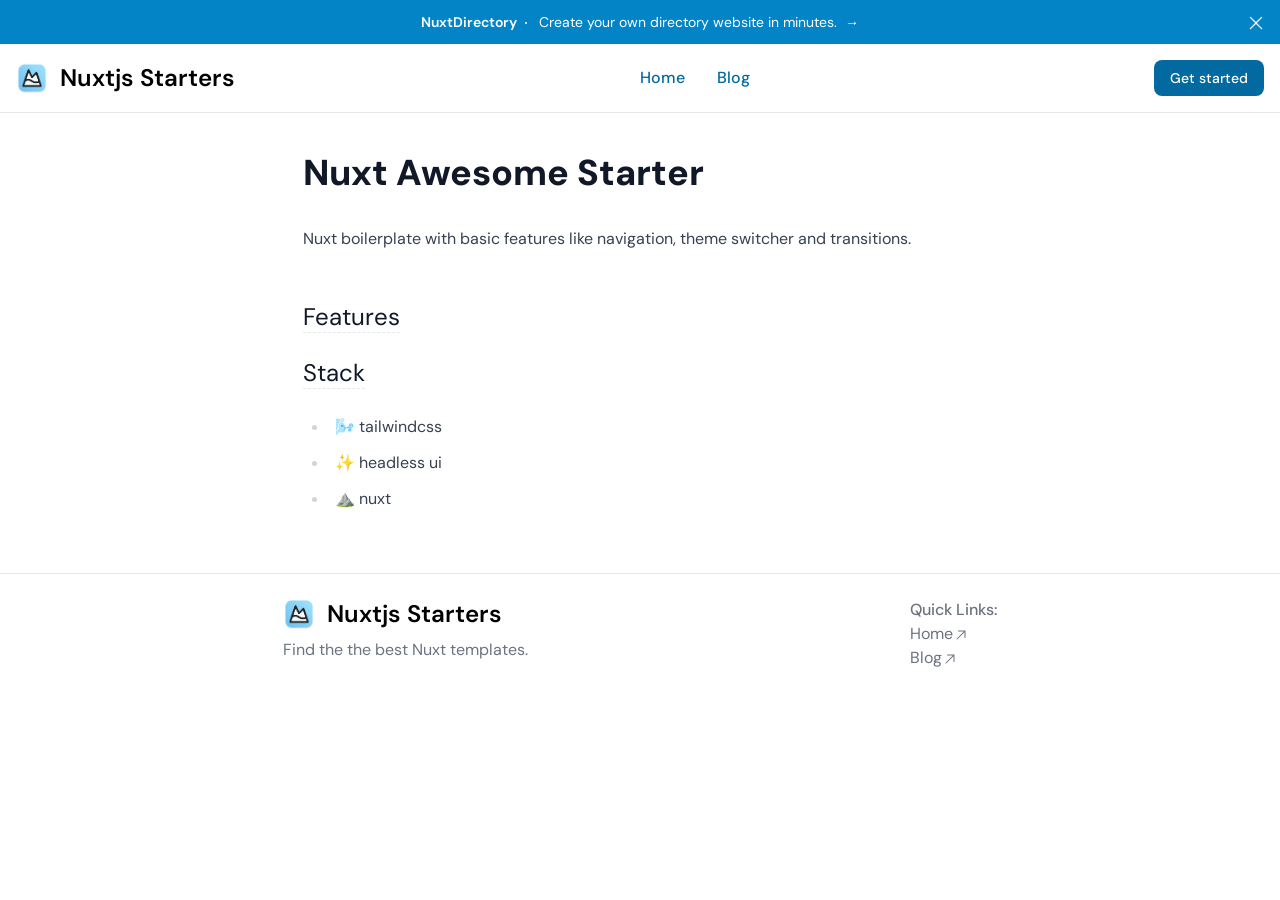
<file: board/awesome-starter/index.html>
<!DOCTYPE html><html  data-capo=""><head><meta charset="utf-8">
<meta name="viewport" content="width=device-width, initial-scale=1">
<title>Nuxt Awesome Starter</title>
<style>/*! tailwindcss v3.4.4 | MIT License | https://tailwindcss.com*/*,:after,:before{border:0 solid #e5e7eb;box-sizing:border-box}:after,:before{--tw-content:""}:host,html{line-height:1.5;-webkit-text-size-adjust:100%;font-family:ui-sans-serif,system-ui,sans-serif,Apple Color Emoji,Segoe UI Emoji,Segoe UI Symbol,Noto Color Emoji;font-feature-settings:normal;font-variation-settings:normal;tab-size:4;-webkit-tap-highlight-color:transparent}body{line-height:inherit;margin:0}hr{border-top-width:1px;color:inherit;height:0}abbr:where([title]){-webkit-text-decoration:underline dotted;text-decoration:underline dotted}h1,h2,h3,h4,h5,h6{font-size:inherit;font-weight:inherit}a{color:inherit;text-decoration:inherit}b,strong{font-weight:bolder}code,kbd,pre,samp{font-family:ui-monospace,SFMono-Regular,Menlo,Monaco,Consolas,Liberation Mono,Courier New,monospace;font-feature-settings:normal;font-size:1em;font-variation-settings:normal}small{font-size:80%}sub,sup{font-size:75%;line-height:0;position:relative;vertical-align:initial}sub{bottom:-.25em}sup{top:-.5em}table{border-collapse:collapse;border-color:inherit;text-indent:0}button,input,optgroup,select,textarea{color:inherit;font-family:inherit;font-feature-settings:inherit;font-size:100%;font-variation-settings:inherit;font-weight:inherit;letter-spacing:inherit;line-height:inherit;margin:0;padding:0}button,select{text-transform:none}button,input:where([type=button]),input:where([type=reset]),input:where([type=submit]){-webkit-appearance:button;background-color:initial;background-image:none}:-moz-focusring{outline:auto}:-moz-ui-invalid{box-shadow:none}progress{vertical-align:initial}::-webkit-inner-spin-button,::-webkit-outer-spin-button{height:auto}[type=search]{-webkit-appearance:textfield;outline-offset:-2px}::-webkit-search-decoration{-webkit-appearance:none}::-webkit-file-upload-button{-webkit-appearance:button;font:inherit}summary{display:list-item}blockquote,dd,dl,figure,h1,h2,h3,h4,h5,h6,hr,p,pre{margin:0}fieldset{margin:0}fieldset,legend{padding:0}menu,ol,ul{list-style:none;margin:0;padding:0}dialog{padding:0}textarea{resize:vertical}input::placeholder,textarea::placeholder{color:#9ca3af;opacity:1}[role=button],button{cursor:pointer}:disabled{cursor:default}audio,canvas,embed,iframe,img,object,svg,video{display:block;vertical-align:middle}img,video{height:auto;max-width:100%}[hidden]{display:none}[multiple],[type=date],[type=datetime-local],[type=email],[type=month],[type=number],[type=password],[type=search],[type=tel],[type=text],[type=time],[type=url],[type=week],input:where(:not([type])),select,textarea{appearance:none;background-color:#fff;border-color:#6b7280;border-radius:0;border-width:1px;font-size:1rem;line-height:1.5rem;padding:.5rem .75rem;--tw-shadow:0 0 #0000}[multiple]:focus,[type=date]:focus,[type=datetime-local]:focus,[type=email]:focus,[type=month]:focus,[type=number]:focus,[type=password]:focus,[type=search]:focus,[type=tel]:focus,[type=text]:focus,[type=time]:focus,[type=url]:focus,[type=week]:focus,input:where(:not([type])):focus,select:focus,textarea:focus{outline:2px solid #0000;outline-offset:2px;--tw-ring-inset:var(--tw-empty,/*!*/ /*!*/);--tw-ring-offset-width:0px;--tw-ring-offset-color:#fff;--tw-ring-color:#2563eb;--tw-ring-offset-shadow:var(--tw-ring-inset) 0 0 0 var(--tw-ring-offset-width) var(--tw-ring-offset-color);--tw-ring-shadow:var(--tw-ring-inset) 0 0 0 calc(1px + var(--tw-ring-offset-width)) var(--tw-ring-color);border-color:#2563eb;box-shadow:var(--tw-ring-offset-shadow),var(--tw-ring-shadow),var(--tw-shadow)}input::placeholder,textarea::placeholder{color:#6b7280;opacity:1}::-webkit-datetime-edit-fields-wrapper{padding:0}::-webkit-date-and-time-value{min-height:1.5em;text-align:inherit}::-webkit-datetime-edit{display:inline-flex}::-webkit-datetime-edit,::-webkit-datetime-edit-day-field,::-webkit-datetime-edit-hour-field,::-webkit-datetime-edit-meridiem-field,::-webkit-datetime-edit-millisecond-field,::-webkit-datetime-edit-minute-field,::-webkit-datetime-edit-month-field,::-webkit-datetime-edit-second-field,::-webkit-datetime-edit-year-field{padding-bottom:0;padding-top:0}select{background-image:url("data:image/svg+xml;charset=utf-8,%3Csvg xmlns='http://www.w3.org/2000/svg' fill='none' viewBox='0 0 20 20'%3E%3Cpath stroke='%236b7280' stroke-linecap='round' stroke-linejoin='round' stroke-width='1.5' d='m6 8 4 4 4-4'/%3E%3C/svg%3E");background-position:right .5rem center;background-repeat:no-repeat;background-size:1.5em 1.5em;padding-right:2.5rem;-webkit-print-color-adjust:exact;print-color-adjust:exact}[multiple],[size]:where(select:not([size="1"])){background-image:none;background-position:0 0;background-repeat:unset;background-size:initial;padding-right:.75rem;-webkit-print-color-adjust:unset;print-color-adjust:unset}[type=checkbox],[type=radio]{appearance:none;background-color:#fff;background-origin:border-box;border-color:#6b7280;border-width:1px;color:#2563eb;display:inline-block;flex-shrink:0;height:1rem;padding:0;-webkit-print-color-adjust:exact;print-color-adjust:exact;-webkit-user-select:none;user-select:none;vertical-align:middle;width:1rem;--tw-shadow:0 0 #0000}[type=checkbox]{border-radius:0}[type=radio]{border-radius:100%}[type=checkbox]:focus,[type=radio]:focus{outline:2px solid #0000;outline-offset:2px;--tw-ring-inset:var(--tw-empty,/*!*/ /*!*/);--tw-ring-offset-width:2px;--tw-ring-offset-color:#fff;--tw-ring-color:#2563eb;--tw-ring-offset-shadow:var(--tw-ring-inset) 0 0 0 var(--tw-ring-offset-width) var(--tw-ring-offset-color);--tw-ring-shadow:var(--tw-ring-inset) 0 0 0 calc(2px + var(--tw-ring-offset-width)) var(--tw-ring-color);box-shadow:var(--tw-ring-offset-shadow),var(--tw-ring-shadow),var(--tw-shadow)}[type=checkbox]:checked,[type=radio]:checked{background-color:currentColor;background-position:50%;background-repeat:no-repeat;background-size:100% 100%;border-color:#0000}[type=checkbox]:checked{background-image:url("data:image/svg+xml;charset=utf-8,%3Csvg xmlns='http://www.w3.org/2000/svg' fill='%23fff' viewBox='0 0 16 16'%3E%3Cpath d='M12.207 4.793a1 1 0 0 1 0 1.414l-5 5a1 1 0 0 1-1.414 0l-2-2a1 1 0 0 1 1.414-1.414L6.5 9.086l4.293-4.293a1 1 0 0 1 1.414 0'/%3E%3C/svg%3E")}@media (forced-colors:active) {[type=checkbox]:checked{appearance:auto}}[type=radio]:checked{background-image:url("data:image/svg+xml;charset=utf-8,%3Csvg xmlns='http://www.w3.org/2000/svg' fill='%23fff' viewBox='0 0 16 16'%3E%3Ccircle cx='8' cy='8' r='3'/%3E%3C/svg%3E")}@media (forced-colors:active) {[type=radio]:checked{appearance:auto}}[type=checkbox]:checked:focus,[type=checkbox]:checked:hover,[type=checkbox]:indeterminate,[type=radio]:checked:focus,[type=radio]:checked:hover{background-color:currentColor;border-color:#0000}[type=checkbox]:indeterminate{background-image:url("data:image/svg+xml;charset=utf-8,%3Csvg xmlns='http://www.w3.org/2000/svg' fill='none' viewBox='0 0 16 16'%3E%3Cpath stroke='%23fff' stroke-linecap='round' stroke-linejoin='round' stroke-width='2' d='M4 8h8'/%3E%3C/svg%3E");background-position:50%;background-repeat:no-repeat;background-size:100% 100%}@media (forced-colors:active) {[type=checkbox]:indeterminate{appearance:auto}}[type=checkbox]:indeterminate:focus,[type=checkbox]:indeterminate:hover{background-color:currentColor;border-color:#0000}[type=file]{background:unset;border-color:inherit;border-radius:0;border-width:0;font-size:unset;line-height:inherit;padding:0}[type=file]:focus{outline:1px solid ButtonText;outline:1px auto -webkit-focus-ring-color}*,::backdrop,:after,:before{--tw-border-spacing-x:0;--tw-border-spacing-y:0;--tw-translate-x:0;--tw-translate-y:0;--tw-rotate:0;--tw-skew-x:0;--tw-skew-y:0;--tw-scale-x:1;--tw-scale-y:1;--tw-pan-x: ;--tw-pan-y: ;--tw-pinch-zoom: ;--tw-scroll-snap-strictness:proximity;--tw-gradient-from-position: ;--tw-gradient-via-position: ;--tw-gradient-to-position: ;--tw-ordinal: ;--tw-slashed-zero: ;--tw-numeric-figure: ;--tw-numeric-spacing: ;--tw-numeric-fraction: ;--tw-ring-inset: ;--tw-ring-offset-width:0px;--tw-ring-offset-color:#fff;--tw-ring-color:#3b82f680;--tw-ring-offset-shadow:0 0 #0000;--tw-ring-shadow:0 0 #0000;--tw-shadow:0 0 #0000;--tw-shadow-colored:0 0 #0000;--tw-blur: ;--tw-brightness: ;--tw-contrast: ;--tw-grayscale: ;--tw-hue-rotate: ;--tw-invert: ;--tw-saturate: ;--tw-sepia: ;--tw-drop-shadow: ;--tw-backdrop-blur: ;--tw-backdrop-brightness: ;--tw-backdrop-contrast: ;--tw-backdrop-grayscale: ;--tw-backdrop-hue-rotate: ;--tw-backdrop-invert: ;--tw-backdrop-opacity: ;--tw-backdrop-saturate: ;--tw-backdrop-sepia: ;--tw-contain-size: ;--tw-contain-layout: ;--tw-contain-paint: ;--tw-contain-style: }.prose{color:var(--tw-prose-body);max-width:65ch}.prose :where(p):not(:where([class~=not-prose],[class~=not-prose] *)){margin-bottom:1.25em;margin-top:1.25em}.prose :where([class~=lead]):not(:where([class~=not-prose],[class~=not-prose] *)){color:var(--tw-prose-lead);font-size:1.25em;line-height:1.6;margin-bottom:1.2em;margin-top:1.2em}.prose :where(a):not(:where([class~=not-prose],[class~=not-prose] *)){color:var(--tw-prose-links);font-weight:500;text-decoration:underline}.prose :where(strong):not(:where([class~=not-prose],[class~=not-prose] *)){color:var(--tw-prose-bold);font-weight:600}.prose :where(a strong):not(:where([class~=not-prose],[class~=not-prose] *)){color:inherit}.prose :where(blockquote strong):not(:where([class~=not-prose],[class~=not-prose] *)){color:inherit}.prose :where(thead th strong):not(:where([class~=not-prose],[class~=not-prose] *)){color:inherit}.prose :where(ol):not(:where([class~=not-prose],[class~=not-prose] *)){list-style-type:decimal;margin-bottom:1.25em;margin-top:1.25em;padding-inline-start:1.625em}.prose :where(ol[type=A]):not(:where([class~=not-prose],[class~=not-prose] *)){list-style-type:upper-alpha}.prose :where(ol[type=a]):not(:where([class~=not-prose],[class~=not-prose] *)){list-style-type:lower-alpha}.prose :where(ol[type=A s]):not(:where([class~=not-prose],[class~=not-prose] *)){list-style-type:upper-alpha}.prose :where(ol[type=a s]):not(:where([class~=not-prose],[class~=not-prose] *)){list-style-type:lower-alpha}.prose :where(ol[type=I]):not(:where([class~=not-prose],[class~=not-prose] *)){list-style-type:upper-roman}.prose :where(ol[type=i]):not(:where([class~=not-prose],[class~=not-prose] *)){list-style-type:lower-roman}.prose :where(ol[type=I s]):not(:where([class~=not-prose],[class~=not-prose] *)){list-style-type:upper-roman}.prose :where(ol[type=i s]):not(:where([class~=not-prose],[class~=not-prose] *)){list-style-type:lower-roman}.prose :where(ol[type="1"]):not(:where([class~=not-prose],[class~=not-prose] *)){list-style-type:decimal}.prose :where(ul):not(:where([class~=not-prose],[class~=not-prose] *)){list-style-type:disc;margin-bottom:1.25em;margin-top:1.25em;padding-inline-start:1.625em}.prose :where(ol>li):not(:where([class~=not-prose],[class~=not-prose] *))::marker{color:var(--tw-prose-counters);font-weight:400}.prose :where(ul>li):not(:where([class~=not-prose],[class~=not-prose] *))::marker{color:var(--tw-prose-bullets)}.prose :where(dt):not(:where([class~=not-prose],[class~=not-prose] *)){color:var(--tw-prose-headings);font-weight:600;margin-top:1.25em}.prose :where(hr):not(:where([class~=not-prose],[class~=not-prose] *)){border-color:var(--tw-prose-hr);border-top-width:1px;margin-bottom:3em;margin-top:3em}.prose :where(blockquote):not(:where([class~=not-prose],[class~=not-prose] *)){border-inline-start-color:var(--tw-prose-quote-borders);border-inline-start-width:.25rem;color:var(--tw-prose-quotes);font-style:italic;font-weight:500;margin-bottom:1.6em;margin-top:1.6em;padding-inline-start:1em;quotes:"\201C""\201D""\2018""\2019"}.prose :where(blockquote p:first-of-type):not(:where([class~=not-prose],[class~=not-prose] *)):before{content:open-quote}.prose :where(blockquote p:last-of-type):not(:where([class~=not-prose],[class~=not-prose] *)):after{content:close-quote}.prose :where(h1):not(:where([class~=not-prose],[class~=not-prose] *)){color:var(--tw-prose-headings);font-size:2.25em;font-weight:800;line-height:1.1111111;margin-bottom:.8888889em;margin-top:0}.prose :where(h1 strong):not(:where([class~=not-prose],[class~=not-prose] *)){color:inherit;font-weight:900}.prose :where(h2):not(:where([class~=not-prose],[class~=not-prose] *)){color:var(--tw-prose-headings);font-size:1.5em;font-weight:700;line-height:1.3333333;margin-bottom:1em;margin-top:2em}.prose :where(h2 strong):not(:where([class~=not-prose],[class~=not-prose] *)){color:inherit;font-weight:800}.prose :where(h3):not(:where([class~=not-prose],[class~=not-prose] *)){color:var(--tw-prose-headings);font-size:1.25em;font-weight:600;line-height:1.6;margin-bottom:.6em;margin-top:1.6em}.prose :where(h3 strong):not(:where([class~=not-prose],[class~=not-prose] *)){color:inherit;font-weight:700}.prose :where(h4):not(:where([class~=not-prose],[class~=not-prose] *)){color:var(--tw-prose-headings);font-weight:600;line-height:1.5;margin-bottom:.5em;margin-top:1.5em}.prose :where(h4 strong):not(:where([class~=not-prose],[class~=not-prose] *)){color:inherit;font-weight:700}.prose :where(img):not(:where([class~=not-prose],[class~=not-prose] *)){margin-bottom:2em;margin-top:2em}.prose :where(picture):not(:where([class~=not-prose],[class~=not-prose] *)){display:block;margin-bottom:2em;margin-top:2em}.prose :where(video):not(:where([class~=not-prose],[class~=not-prose] *)){margin-bottom:2em;margin-top:2em}.prose :where(kbd):not(:where([class~=not-prose],[class~=not-prose] *)){border-radius:.3125rem;box-shadow:0 0 0 1px rgb(var(--tw-prose-kbd-shadows)/10%),0 3px 0 rgb(var(--tw-prose-kbd-shadows)/10%);color:var(--tw-prose-kbd);font-family:inherit;font-size:.875em;font-weight:500;padding-inline-end:.375em;padding-bottom:.1875em;padding-top:.1875em;padding-inline-start:.375em}.prose :where(code):not(:where([class~=not-prose],[class~=not-prose] *)){color:var(--tw-prose-code);font-size:.875em;font-weight:600}.prose :where(code):not(:where([class~=not-prose],[class~=not-prose] *)):before{content:"`"}.prose :where(code):not(:where([class~=not-prose],[class~=not-prose] *)):after{content:"`"}.prose :where(a code):not(:where([class~=not-prose],[class~=not-prose] *)){color:inherit}.prose :where(h1 code):not(:where([class~=not-prose],[class~=not-prose] *)){color:inherit}.prose :where(h2 code):not(:where([class~=not-prose],[class~=not-prose] *)){color:inherit;font-size:.875em}.prose :where(h3 code):not(:where([class~=not-prose],[class~=not-prose] *)){color:inherit;font-size:.9em}.prose :where(h4 code):not(:where([class~=not-prose],[class~=not-prose] *)){color:inherit}.prose :where(blockquote code):not(:where([class~=not-prose],[class~=not-prose] *)){color:inherit}.prose :where(thead th code):not(:where([class~=not-prose],[class~=not-prose] *)){color:inherit}.prose :where(pre):not(:where([class~=not-prose],[class~=not-prose] *)){background-color:var(--tw-prose-pre-bg);border-radius:.375rem;color:var(--tw-prose-pre-code);font-size:.875em;font-weight:400;line-height:1.7142857;margin-bottom:1.7142857em;margin-top:1.7142857em;overflow-x:auto;padding-inline-end:1.1428571em;padding-bottom:.8571429em;padding-top:.8571429em;padding-inline-start:1.1428571em}.prose :where(pre code):not(:where([class~=not-prose],[class~=not-prose] *)){background-color:initial;border-radius:0;border-width:0;color:inherit;font-family:inherit;font-size:inherit;font-weight:inherit;line-height:inherit;padding:0}.prose :where(pre code):not(:where([class~=not-prose],[class~=not-prose] *)):before{content:none}.prose :where(pre code):not(:where([class~=not-prose],[class~=not-prose] *)):after{content:none}.prose :where(table):not(:where([class~=not-prose],[class~=not-prose] *)){font-size:.875em;line-height:1.7142857;margin-bottom:2em;margin-top:2em;table-layout:auto;text-align:start;width:100%}.prose :where(thead):not(:where([class~=not-prose],[class~=not-prose] *)){border-bottom-color:var(--tw-prose-th-borders);border-bottom-width:1px}.prose :where(thead th):not(:where([class~=not-prose],[class~=not-prose] *)){color:var(--tw-prose-headings);font-weight:600;padding-inline-end:.5714286em;padding-bottom:.5714286em;padding-inline-start:.5714286em;vertical-align:bottom}.prose :where(tbody tr):not(:where([class~=not-prose],[class~=not-prose] *)){border-bottom-color:var(--tw-prose-td-borders);border-bottom-width:1px}.prose :where(tbody tr:last-child):not(:where([class~=not-prose],[class~=not-prose] *)){border-bottom-width:0}.prose :where(tbody td):not(:where([class~=not-prose],[class~=not-prose] *)){vertical-align:initial}.prose :where(tfoot):not(:where([class~=not-prose],[class~=not-prose] *)){border-top-color:var(--tw-prose-th-borders);border-top-width:1px}.prose :where(tfoot td):not(:where([class~=not-prose],[class~=not-prose] *)){vertical-align:top}.prose :where(figure>*):not(:where([class~=not-prose],[class~=not-prose] *)){margin-bottom:0;margin-top:0}.prose :where(figcaption):not(:where([class~=not-prose],[class~=not-prose] *)){color:var(--tw-prose-captions);font-size:.875em;line-height:1.4285714;margin-top:.8571429em}.prose{--tw-prose-body:#374151;--tw-prose-headings:#111827;--tw-prose-lead:#4b5563;--tw-prose-links:#111827;--tw-prose-bold:#111827;--tw-prose-counters:#6b7280;--tw-prose-bullets:#d1d5db;--tw-prose-hr:#e5e7eb;--tw-prose-quotes:#111827;--tw-prose-quote-borders:#e5e7eb;--tw-prose-captions:#6b7280;--tw-prose-kbd:#111827;--tw-prose-kbd-shadows:17 24 39;--tw-prose-code:#111827;--tw-prose-pre-code:#e5e7eb;--tw-prose-pre-bg:#1f2937;--tw-prose-th-borders:#d1d5db;--tw-prose-td-borders:#e5e7eb;--tw-prose-invert-body:#d1d5db;--tw-prose-invert-headings:#fff;--tw-prose-invert-lead:#9ca3af;--tw-prose-invert-links:#fff;--tw-prose-invert-bold:#fff;--tw-prose-invert-counters:#9ca3af;--tw-prose-invert-bullets:#4b5563;--tw-prose-invert-hr:#374151;--tw-prose-invert-quotes:#f3f4f6;--tw-prose-invert-quote-borders:#374151;--tw-prose-invert-captions:#9ca3af;--tw-prose-invert-kbd:#fff;--tw-prose-invert-kbd-shadows:255 255 255;--tw-prose-invert-code:#fff;--tw-prose-invert-pre-code:#d1d5db;--tw-prose-invert-pre-bg:#00000080;--tw-prose-invert-th-borders:#4b5563;--tw-prose-invert-td-borders:#374151;font-size:1rem;line-height:1.75}.prose :where(picture>img):not(:where([class~=not-prose],[class~=not-prose] *)){margin-bottom:0;margin-top:0}.prose :where(li):not(:where([class~=not-prose],[class~=not-prose] *)){margin-bottom:.5em;margin-top:.5em}.prose :where(ol>li):not(:where([class~=not-prose],[class~=not-prose] *)){padding-inline-start:.375em}.prose :where(ul>li):not(:where([class~=not-prose],[class~=not-prose] *)){padding-inline-start:.375em}.prose :where(.prose>ul>li p):not(:where([class~=not-prose],[class~=not-prose] *)){margin-bottom:.75em;margin-top:.75em}.prose :where(.prose>ul>li>p:first-child):not(:where([class~=not-prose],[class~=not-prose] *)){margin-top:1.25em}.prose :where(.prose>ul>li>p:last-child):not(:where([class~=not-prose],[class~=not-prose] *)){margin-bottom:1.25em}.prose :where(.prose>ol>li>p:first-child):not(:where([class~=not-prose],[class~=not-prose] *)){margin-top:1.25em}.prose :where(.prose>ol>li>p:last-child):not(:where([class~=not-prose],[class~=not-prose] *)){margin-bottom:1.25em}.prose :where(ul ul,ul ol,ol ul,ol ol):not(:where([class~=not-prose],[class~=not-prose] *)){margin-bottom:.75em;margin-top:.75em}.prose :where(dl):not(:where([class~=not-prose],[class~=not-prose] *)){margin-bottom:1.25em;margin-top:1.25em}.prose :where(dd):not(:where([class~=not-prose],[class~=not-prose] *)){margin-top:.5em;padding-inline-start:1.625em}.prose :where(hr+*):not(:where([class~=not-prose],[class~=not-prose] *)){margin-top:0}.prose :where(h2+*):not(:where([class~=not-prose],[class~=not-prose] *)){margin-top:0}.prose :where(h3+*):not(:where([class~=not-prose],[class~=not-prose] *)){margin-top:0}.prose :where(h4+*):not(:where([class~=not-prose],[class~=not-prose] *)){margin-top:0}.prose :where(thead th:first-child):not(:where([class~=not-prose],[class~=not-prose] *)){padding-inline-start:0}.prose :where(thead th:last-child):not(:where([class~=not-prose],[class~=not-prose] *)){padding-inline-end:0}.prose :where(tbody td,tfoot td):not(:where([class~=not-prose],[class~=not-prose] *)){padding-inline-end:.5714286em;padding-bottom:.5714286em;padding-top:.5714286em;padding-inline-start:.5714286em}.prose :where(tbody td:first-child,tfoot td:first-child):not(:where([class~=not-prose],[class~=not-prose] *)){padding-inline-start:0}.prose :where(tbody td:last-child,tfoot td:last-child):not(:where([class~=not-prose],[class~=not-prose] *)){padding-inline-end:0}.prose :where(figure):not(:where([class~=not-prose],[class~=not-prose] *)){margin-bottom:2em;margin-top:2em}.prose :where(.prose>:first-child):not(:where([class~=not-prose],[class~=not-prose] *)){margin-top:0}.prose :where(.prose>:last-child):not(:where([class~=not-prose],[class~=not-prose] *)){margin-bottom:0}.sr-only{height:1px;margin:-1px;overflow:hidden;padding:0;position:absolute;width:1px;clip:rect(0,0,0,0);border-width:0;white-space:nowrap}.absolute{position:absolute}.relative{position:relative}.inset-y-0{bottom:0;top:0}.-top-3{top:-.75rem}.-top-4{top:-1rem}.left-0{left:0}.right-0{right:0}.start-0{inset-inline-start:0}.z-20{z-index:20}.-m-3{margin:-.75rem}.m-0{margin:0}.mx-2{margin-left:.5rem;margin-right:.5rem}.mx-auto{margin-left:auto;margin-right:auto}.-ml-0{margin-left:0}.-ml-0\.5{margin-left:-.125rem}.mb-10{margin-bottom:2.5rem}.mt-4{margin-top:1rem}.block{display:block}.inline{display:inline}.flex{display:flex}.inline-flex{display:inline-flex}.grid{display:grid}.hidden{display:none}.h-0{height:0}.h-0\.5{height:.125rem}.h-10{height:2.5rem}.h-5{height:1.25rem}.h-6{height:1.5rem}.h-8{height:2rem}.max-h-64{max-height:16rem}.w-0{width:0}.w-0\.5{width:.125rem}.w-10{width:2.5rem}.w-5{width:1.25rem}.w-6{width:1.5rem}.w-full{width:100%}.max-w-3xl{max-width:48rem}.max-w-none{max-width:none}.max-w-prose{max-width:65ch}.max-w-screen-xl{max-width:1280px}.flex-1{flex:1 1 0%}.grid-cols-4{grid-template-columns:repeat(4,minmax(0,1fr))}.flex-col{flex-direction:column}.flex-wrap{flex-wrap:wrap}.items-start{align-items:flex-start}.items-center{align-items:center}.justify-end{justify-content:flex-end}.justify-center{justify-content:center}.justify-between{justify-content:space-between}.gap-10{gap:2.5rem}.gap-2{gap:.5rem}.gap-4{gap:1rem}.gap-8{gap:2rem}.gap-x-2{column-gap:.5rem}.gap-x-6{column-gap:1.5rem}.space-x-3>:not([hidden])~:not([hidden]){--tw-space-x-reverse:0;margin-left:calc(.75rem*(1 - var(--tw-space-x-reverse)));margin-right:calc(.75rem*var(--tw-space-x-reverse))}.space-y-2>:not([hidden])~:not([hidden]){--tw-space-y-reverse:0;margin-bottom:calc(.5rem*var(--tw-space-y-reverse));margin-top:calc(.5rem*(1 - var(--tw-space-y-reverse)))}.self-center{align-self:center}.whitespace-nowrap{white-space:nowrap}.rounded{border-radius:.25rem}.rounded-full{border-radius:9999px}.rounded-lg{border-radius:.5rem}.rounded-md{border-radius:.375rem}.border{border-width:1px}.border-0{border-width:0}.border-2{border-width:2px}.border-b{border-bottom-width:1px}.border-t{border-top-width:1px}.border-dashed{border-style:dashed}.border-blue-500{--tw-border-opacity:1;border-color:rgb(59 130 246/var(--tw-border-opacity))}.border-gray-100{--tw-border-opacity:1;border-color:rgb(243 244 246/var(--tw-border-opacity))}.border-gray-200{--tw-border-opacity:1;border-color:rgb(229 231 235/var(--tw-border-opacity))}.border-gray-300{--tw-border-opacity:1;border-color:rgb(209 213 219/var(--tw-border-opacity))}.bg-blue-600{--tw-bg-opacity:1;background-color:rgb(37 99 235/var(--tw-bg-opacity))}.bg-blue-600\/10{background-color:#2563eb1a}.bg-gray-100{--tw-bg-opacity:1;background-color:rgb(243 244 246/var(--tw-bg-opacity))}.bg-gray-50{--tw-bg-opacity:1;background-color:rgb(249 250 251/var(--tw-bg-opacity))}.bg-indigo-600{--tw-bg-opacity:1;background-color:rgb(79 70 229/var(--tw-bg-opacity))}.bg-primary-600{--tw-bg-opacity:1;background-color:rgb(2 132 199/var(--tw-bg-opacity))}.bg-primary-700{--tw-bg-opacity:1;background-color:rgb(3 105 161/var(--tw-bg-opacity))}.bg-white{--tw-bg-opacity:1;background-color:rgb(255 255 255/var(--tw-bg-opacity))}.fill-current{fill:currentColor}.p-0{padding:0}.p-2{padding:.5rem}.p-3{padding:.75rem}.p-4{padding:1rem}.p-6{padding:1.5rem}.px-1{padding-left:.25rem;padding-right:.25rem}.px-1\.5{padding-left:.375rem;padding-right:.375rem}.px-2{padding-left:.5rem;padding-right:.5rem}.px-3{padding-left:.75rem;padding-right:.75rem}.px-3\.5{padding-left:.875rem;padding-right:.875rem}.px-4{padding-left:1rem;padding-right:1rem}.px-5{padding-left:1.25rem;padding-right:1.25rem}.px-6{padding-left:1.5rem;padding-right:1.5rem}.py-0{padding-bottom:0;padding-top:0}.py-0\.5{padding-bottom:.125rem;padding-top:.125rem}.py-1{padding-bottom:.25rem;padding-top:.25rem}.py-1\.5{padding-bottom:.375rem;padding-top:.375rem}.py-10{padding-bottom:2.5rem;padding-top:2.5rem}.py-2{padding-bottom:.5rem;padding-top:.5rem}.py-2\.5{padding-bottom:.625rem;padding-top:.625rem}.py-6{padding-bottom:1.5rem;padding-top:1.5rem}.pb-10{padding-bottom:2.5rem}.pb-20{padding-bottom:5rem}.pr-1{padding-right:.25rem}.pr-1\.5{padding-right:.375rem}.pr-14{padding-right:3.5rem}.pt-20{padding-top:5rem}.text-center{text-align:center}.font-display{font-family:DM Sans}.font-sans{font-family:ui-sans-serif,system-ui,sans-serif,Apple Color Emoji,Segoe UI Emoji,Segoe UI Symbol,Noto Color Emoji}.text-2xl{font-size:1.5rem;line-height:2rem}.text-sm{font-size:.875rem;line-height:1.25rem}.text-xs{font-size:.75rem;line-height:1rem}.font-medium{font-weight:500}.font-semibold{font-weight:600}.leading-6{line-height:1.5rem}.text-blue-500{--tw-text-opacity:1;color:rgb(59 130 246/var(--tw-text-opacity))}.text-gray-400{--tw-text-opacity:1;color:rgb(156 163 175/var(--tw-text-opacity))}.text-gray-500{--tw-text-opacity:1;color:rgb(107 114 128/var(--tw-text-opacity))}.text-gray-600{--tw-text-opacity:1;color:rgb(75 85 99/var(--tw-text-opacity))}.text-gray-900{--tw-text-opacity:1;color:rgb(17 24 39/var(--tw-text-opacity))}.text-white{--tw-text-opacity:1;color:rgb(255 255 255/var(--tw-text-opacity))}.underline{text-decoration-line:underline}.decoration-primary-500{text-decoration-color:#0ea5e9}.decoration-primary-600{text-decoration-color:#0284c7}.underline-offset-4{text-underline-offset:4px}.opacity-0{opacity:0}.shadow-sm{--tw-shadow:0 1px 2px 0 #0000000d;--tw-shadow-colored:0 1px 2px 0 var(--tw-shadow-color);box-shadow:var(--tw-ring-offset-shadow,0 0 #0000),var(--tw-ring-shadow,0 0 #0000),var(--tw-shadow)}.ring-1{--tw-ring-offset-shadow:var(--tw-ring-inset) 0 0 0 var(--tw-ring-offset-width) var(--tw-ring-offset-color);--tw-ring-shadow:var(--tw-ring-inset) 0 0 0 calc(1px + var(--tw-ring-offset-width)) var(--tw-ring-color);box-shadow:var(--tw-ring-offset-shadow),var(--tw-ring-shadow),var(--tw-shadow,0 0 #0000)}.ring-inset{--tw-ring-inset:inset}.ring-gray-300{--tw-ring-opacity:1;--tw-ring-color:rgb(209 213 219/var(--tw-ring-opacity))}.ring-gray-500\/10{--tw-ring-color:#6b72801a}.filter{filter:var(--tw-blur) var(--tw-brightness) var(--tw-contrast) var(--tw-grayscale) var(--tw-hue-rotate) var(--tw-invert) var(--tw-saturate) var(--tw-sepia) var(--tw-drop-shadow)}.transition-opacity{transition-duration:.15s;transition-property:opacity;transition-timing-function:cubic-bezier(.4,0,.2,1)}.dark\:prose-invert:is(.dark *){--tw-prose-body:var(--tw-prose-invert-body);--tw-prose-headings:var(--tw-prose-invert-headings);--tw-prose-lead:var(--tw-prose-invert-lead);--tw-prose-links:var(--tw-prose-invert-links);--tw-prose-bold:var(--tw-prose-invert-bold);--tw-prose-counters:var(--tw-prose-invert-counters);--tw-prose-bullets:var(--tw-prose-invert-bullets);--tw-prose-hr:var(--tw-prose-invert-hr);--tw-prose-quotes:var(--tw-prose-invert-quotes);--tw-prose-quote-borders:var(--tw-prose-invert-quote-borders);--tw-prose-captions:var(--tw-prose-invert-captions);--tw-prose-kbd:var(--tw-prose-invert-kbd);--tw-prose-kbd-shadows:var(--tw-prose-invert-kbd-shadows);--tw-prose-code:var(--tw-prose-invert-code);--tw-prose-pre-code:var(--tw-prose-invert-pre-code);--tw-prose-pre-bg:var(--tw-prose-invert-pre-bg);--tw-prose-th-borders:var(--tw-prose-invert-th-borders);--tw-prose-td-borders:var(--tw-prose-invert-td-borders)}.placeholder\:text-gray-400::placeholder{--tw-text-opacity:1;color:rgb(156 163 175/var(--tw-text-opacity))}.hover\:bg-blue-500:hover{--tw-bg-opacity:1;background-color:rgb(59 130 246/var(--tw-bg-opacity))}.hover\:bg-gray-100:hover{--tw-bg-opacity:1;background-color:rgb(243 244 246/var(--tw-bg-opacity))}.hover\:bg-indigo-600:hover{--tw-bg-opacity:1;background-color:rgb(79 70 229/var(--tw-bg-opacity))}.hover\:bg-primary-600:hover{--tw-bg-opacity:1;background-color:rgb(2 132 199/var(--tw-bg-opacity))}.hover\:bg-primary-800:hover{--tw-bg-opacity:1;background-color:rgb(7 89 133/var(--tw-bg-opacity))}.hover\:underline:hover{text-decoration-line:underline}.focus\:outline-none:focus{outline:2px solid #0000;outline-offset:2px}.focus\:ring-2:focus{--tw-ring-offset-shadow:var(--tw-ring-inset) 0 0 0 var(--tw-ring-offset-width) var(--tw-ring-offset-color);--tw-ring-shadow:var(--tw-ring-inset) 0 0 0 calc(2px + var(--tw-ring-offset-width)) var(--tw-ring-color)}.focus\:ring-2:focus,.focus\:ring-4:focus{box-shadow:var(--tw-ring-offset-shadow),var(--tw-ring-shadow),var(--tw-shadow,0 0 #0000)}.focus\:ring-4:focus{--tw-ring-offset-shadow:var(--tw-ring-inset) 0 0 0 var(--tw-ring-offset-width) var(--tw-ring-offset-color);--tw-ring-shadow:var(--tw-ring-inset) 0 0 0 calc(4px + var(--tw-ring-offset-width)) var(--tw-ring-color)}.focus\:ring-inset:focus{--tw-ring-inset:inset}.focus\:ring-gray-200:focus{--tw-ring-opacity:1;--tw-ring-color:rgb(229 231 235/var(--tw-ring-opacity))}.focus\:ring-primary-300:focus{--tw-ring-opacity:1;--tw-ring-color:rgb(125 211 252/var(--tw-ring-opacity))}.focus\:ring-primary-600:focus{--tw-ring-opacity:1;--tw-ring-color:rgb(2 132 199/var(--tw-ring-opacity))}.focus-visible\:outline:focus-visible{outline-style:solid}.focus-visible\:outline-2:focus-visible{outline-width:2px}.focus-visible\:outline-offset-2:focus-visible{outline-offset:2px}.focus-visible\:outline-offset-\[-4px\]:focus-visible{outline-offset:-4px}.group:hover .group-hover\:border-primary-500{--tw-border-opacity:1;border-color:rgb(14 165 233/var(--tw-border-opacity))}.group:hover .group-hover\:opacity-100{opacity:1}.prose-a\:border-b :is(:where(a):not(:where([class~=not-prose],[class~=not-prose] *))){border-bottom-width:1px}.prose-a\:border-dashed :is(:where(a):not(:where([class~=not-prose],[class~=not-prose] *))){border-style:dashed}.prose-a\:font-normal :is(:where(a):not(:where([class~=not-prose],[class~=not-prose] *))){font-weight:400}.prose-a\:no-underline :is(:where(a):not(:where([class~=not-prose],[class~=not-prose] *))){text-decoration-line:none}.hover\:prose-a\:border-solid :is(:where(a):not(:where([class~=not-prose],[class~=not-prose] *))):hover{border-style:solid}.hover\:prose-a\:border-primary-400 :is(:where(a):not(:where([class~=not-prose],[class~=not-prose] *))):hover{--tw-border-opacity:1;border-color:rgb(56 189 248/var(--tw-border-opacity))}.hover\:prose-a\:text-primary-400 :is(:where(a):not(:where([class~=not-prose],[class~=not-prose] *))):hover{--tw-text-opacity:1;color:rgb(56 189 248/var(--tw-text-opacity))}.prose-pre\:bg-gray-100 :is(:where(pre):not(:where([class~=not-prose],[class~=not-prose] *))){--tw-bg-opacity:1;background-color:rgb(243 244 246/var(--tw-bg-opacity))}.dark\:border-gray-600:is(.dark *){--tw-border-opacity:1;border-color:rgb(75 85 99/var(--tw-border-opacity))}.dark\:border-gray-700:is(.dark *){--tw-border-opacity:1;border-color:rgb(55 65 81/var(--tw-border-opacity))}.dark\:bg-gray-800:is(.dark *){--tw-bg-opacity:1;background-color:rgb(31 41 55/var(--tw-bg-opacity))}.dark\:bg-gray-900:is(.dark *){--tw-bg-opacity:1;background-color:rgb(17 24 39/var(--tw-bg-opacity))}.dark\:bg-primary-600:is(.dark *){--tw-bg-opacity:1;background-color:rgb(2 132 199/var(--tw-bg-opacity))}.dark\:text-gray-400:is(.dark *){--tw-text-opacity:1;color:rgb(156 163 175/var(--tw-text-opacity))}.dark\:text-white:is(.dark *){--tw-text-opacity:1;color:rgb(255 255 255/var(--tw-text-opacity))}.dark\:hover\:bg-gray-700:hover:is(.dark *){--tw-bg-opacity:1;background-color:rgb(55 65 81/var(--tw-bg-opacity))}.dark\:hover\:bg-primary-700:hover:is(.dark *){--tw-bg-opacity:1;background-color:rgb(3 105 161/var(--tw-bg-opacity))}.dark\:focus\:ring-gray-600:focus:is(.dark *){--tw-ring-opacity:1;--tw-ring-color:rgb(75 85 99/var(--tw-ring-opacity))}.dark\:focus\:ring-primary-800:focus:is(.dark *){--tw-ring-opacity:1;--tw-ring-color:rgb(7 89 133/var(--tw-ring-opacity))}.dark\:prose-pre\:bg-gray-900 :is(:where(pre):not(:where([class~=not-prose],[class~=not-prose] *))):is(.dark *){--tw-bg-opacity:1;background-color:rgb(17 24 39/var(--tw-bg-opacity))}@media (min-width:640px){.sm\:px-3{padding-left:.75rem;padding-right:.75rem}.sm\:px-3\.5{padding-left:.875rem;padding-right:.875rem}.sm\:text-sm{font-size:.875rem;line-height:1.25rem}.sm\:leading-6{line-height:1.5rem}.sm\:before\:flex-1:before{content:var(--tw-content);flex:1 1 0%}}@media (min-width:768px){.md\:order-1{order:1}.md\:order-2{order:2}.md\:mt-0{margin-top:0}.md\:flex{display:flex}.md\:hidden{display:none}.md\:w-auto{width:auto}.md\:flex-row{flex-direction:row}.md\:space-x-0>:not([hidden])~:not([hidden]){--tw-space-x-reverse:0;margin-left:calc(0px*(1 - var(--tw-space-x-reverse)));margin-right:calc(0px*var(--tw-space-x-reverse))}.md\:space-x-8>:not([hidden])~:not([hidden]){--tw-space-x-reverse:0;margin-left:calc(2rem*(1 - var(--tw-space-x-reverse)));margin-right:calc(2rem*var(--tw-space-x-reverse))}.md\:border-0{border-width:0}.md\:bg-transparent{background-color:initial}.md\:bg-white{--tw-bg-opacity:1;background-color:rgb(255 255 255/var(--tw-bg-opacity))}.md\:p-0{padding:0}.md\:text-primary-700{--tw-text-opacity:1;color:rgb(3 105 161/var(--tw-text-opacity))}.md\:dark\:bg-gray-900:is(.dark *){--tw-bg-opacity:1;background-color:rgb(17 24 39/var(--tw-bg-opacity))}.md\:dark\:text-primary-500:is(.dark *){--tw-text-opacity:1;color:rgb(14 165 233/var(--tw-text-opacity))}}@media (min-width:1280px){.xl\:max-w-6xl{max-width:72rem}}.rtl\:space-x-reverse:where([dir=rtl],[dir=rtl] *)>:not([hidden])~:not([hidden]){--tw-space-x-reverse:1}</style>
<style>@font-face{font-display:swap;font-family:DM Sans;font-style:normal;font-weight:200 900;src:url(/_nuxt/DM_Sans-200_900-1.D1bw2c55.woff2) format("woff2");unicode-range:u+0100-02af,u+0304,u+0308,u+0329,u+1e00-1e9f,u+1ef2-1eff,u+2020,u+20a0-20ab,u+20ad-20c0,u+2113,u+2c60-2c7f,u+a720-a7ff}@font-face{font-display:swap;font-family:DM Sans;font-style:normal;font-weight:200 900;src:url(/_nuxt/DM_Sans-200_900-2.DeBecvsH.woff2) format("woff2");unicode-range:u+00??,u+0131,u+0152-0153,u+02bb-02bc,u+02c6,u+02da,u+02dc,u+0304,u+0308,u+0329,u+2000-206f,u+2074,u+20ac,u+2122,u+2191,u+2193,u+2212,u+2215,u+feff,u+fffd}</style>
<style>.icon[data-v-1ac4d401]{display:inline-block;vertical-align:middle}</style>
<link rel="stylesheet" href="/_nuxt/entry.XeIz5cGV.css">
<link rel="preload" as="fetch" crossorigin="anonymous" href="/board/awesome-starter/_payload.json?0de6db53-e2be-46fd-91c7-275be2aa2998">
<link rel="modulepreload" as="script" crossorigin href="/_nuxt/Cud426ir.js">
<link rel="modulepreload" as="script" crossorigin href="/_nuxt/D5xBv_8G.js">
<link rel="modulepreload" as="script" crossorigin href="/_nuxt/f2qmnvNS.js">
<link rel="modulepreload" as="script" crossorigin href="/_nuxt/CJubQL3Z.js">
<link rel="modulepreload" as="script" crossorigin href="/_nuxt/BX9kBK_I.js">
<link rel="modulepreload" as="script" crossorigin href="/_nuxt/Dnd51l0P.js">
<link rel="modulepreload" as="script" crossorigin href="/_nuxt/CdeWbTow.js">
<link rel="modulepreload" as="script" crossorigin href="/_nuxt/Dt8Qzoo3.js">
<link rel="modulepreload" as="script" crossorigin href="/_nuxt/DOn9lfNA.js">
<link rel="modulepreload" as="script" crossorigin href="/_nuxt/D9eW7X9w.js">
<link rel="modulepreload" as="script" crossorigin href="/_nuxt/4C7WVsJH.js">
<link rel="modulepreload" as="script" crossorigin href="/_nuxt/DPhr-i19.js">
<link rel="modulepreload" as="script" crossorigin href="/_nuxt/DGb-2GvO.js">
<link rel="modulepreload" as="script" crossorigin href="/_nuxt/DzXX9m5w.js">
<link rel="modulepreload" as="script" crossorigin href="/_nuxt/BK31Oc6w.js">
<link rel="modulepreload" as="script" crossorigin href="/_nuxt/CxzsxnSc.js">
<link rel="prefetch" as="script" crossorigin href="/_nuxt/CNScsvPQ.js">
<link rel="prefetch" as="script" crossorigin href="/_nuxt/DmbDhqTA.js">
<link rel="prefetch" as="style" href="/_nuxt/useStudio.mIlAkhLC.css">
<link rel="prefetch" as="script" crossorigin href="/_nuxt/4Llkfsvd.js">
<link rel="prefetch" as="script" crossorigin href="/_nuxt/C20kGZh7.js">
<link rel="prefetch" as="script" crossorigin href="/_nuxt/BpShDWvC.js">
<meta property="og:title" content="Nuxt Awesome Starter">
<meta name="description" content="Nuxt boilerplate with basic features like navigation, theme switcher and transitions.">
<meta property="og:description" content="Nuxt boilerplate with basic features like navigation, theme switcher and transitions.">
<script type="module" src="/_nuxt/Cud426ir.js" crossorigin></script></head><body><div id="__nuxt"><div class="font-display"><div style="" class="flex items-center gap-x-6 bg-primary-600 px-6 py-2.5 sm:px-3.5 sm:before:flex-1"><p class="text-sm leading-6 text-white"><a href="#"><strong class="font-semibold">NuxtDirectory</strong><svg viewBox="0 0 2 2" class="mx-2 inline h-0.5 w-0.5 fill-current" aria-hidden="true"><circle cx="1" cy="1" r="1"></circle></svg> Create your own directory website in minutes.  <span aria-hidden="true">→</span></a></p><div class="flex flex-1 justify-end"><button type="button" class="-m-3 p-3 focus-visible:outline-offset-[-4px]"><span class="sr-only">Dismiss</span><svg xmlns="http://www.w3.org/2000/svg" xmlns:xlink="http://www.w3.org/1999/xlink" aria-hidden="true" role="img" class="icon h-5 w-5 text-white" style="" width="1em" height="1em" viewBox="0 0 256 256" data-v-1ac4d401><path fill="currentColor" d="M205.66 194.34a8 8 0 0 1-11.32 11.32L128 139.31l-66.34 66.35a8 8 0 0 1-11.32-11.32L116.69 128L50.34 61.66a8 8 0 0 1 11.32-11.32L128 116.69l66.34-66.35a8 8 0 0 1 11.32 11.32L139.31 128Z"/></svg></button></div></div><nav class="bg-white dark:bg-gray-900 w-full z-20 start-0 border-b border-gray-200 dark:border-gray-600"><div class="max-w-screen-xl flex flex-wrap items-center justify-between mx-auto p-4"><a href="/" class="flex items-center space-x-3 rtl:space-x-reverse"><img src="/logo.png" class="h-8" alt="Nuxtjs Starters Logo"><span class="self-center text-2xl font-semibold whitespace-nowrap dark:text-white">Nuxtjs Starters</span></a><div class="flex md:order-2 space-x-3 md:space-x-0 rtl:space-x-reverse"><button type="button" class="text-white bg-primary-700 hover:bg-primary-800 focus:ring-4 focus:outline-none focus:ring-primary-300 font-medium rounded-lg text-sm px-4 py-2 text-center dark:bg-primary-600 dark:hover:bg-primary-700 dark:focus:ring-primary-800">Get started</button><button data-collapse-toggle="navbar-sticky" type="button" class="inline-flex items-center p-2 w-10 h-10 justify-center text-sm text-gray-500 rounded-lg md:hidden hover:bg-gray-100 focus:outline-none focus:ring-2 focus:ring-gray-200 dark:text-gray-400 dark:hover:bg-gray-700 dark:focus:ring-gray-600" aria-controls="navbar-sticky" aria-expanded="false"><span class="sr-only">Open main menu</span><svg class="w-5 h-5" aria-hidden="true" xmlns="http://www.w3.org/2000/svg" fill="none" viewBox="0 0 17 14"><path stroke="currentColor" stroke-linecap="round" stroke-linejoin="round" stroke-width="2" d="M1 1h15M1 7h15M1 13h15"></path></svg></button></div><div class="items-center justify-between hidden w-full md:flex md:w-auto md:order-1" id="navbar-sticky"><ul class="flex flex-col p-4 md:p-0 mt-4 font-medium border border-gray-100 rounded-lg bg-gray-50 md:space-x-8 rtl:space-x-reverse md:flex-row md:mt-0 md:border-0 md:bg-white dark:bg-gray-800 md:dark:bg-gray-900 dark:border-gray-700"><!--[--><li><a aria-current="page" href="/" class="block py-2 px-3 text-white bg-primary-700 rounded md:bg-transparent md:text-primary-700 md:p-0 md:dark:text-primary-500">Home</a></li><li><a aria-current="page" href="/blog" class="block py-2 px-3 text-white bg-primary-700 rounded md:bg-transparent md:text-primary-700 md:p-0 md:dark:text-primary-500">Blog</a></li><!--]--></ul></div></div></nav><!--[--><div class="document-driven-page"><div class="max-w-prose 2-xl:max-w-6xl px-5 py-10 mx-auto"><main class="max-w-none font-display prose dark:prose-invert prose-pre:bg-gray-100 dark:prose-pre:bg-gray-900 hover:prose-a:text-primary-400 prose-a:font-normal prose-a:no-underline prose-a:border-dashed prose-a:border-b hover:prose-a:border-solid hover:prose-a:border-primary-400"><!--[--><div><h1 id="nuxt-awesome-starter"><!--[-->Nuxt Awesome Starter<!--]--></h1><p><!--[-->Nuxt boilerplate with basic features like navigation, theme switcher and transitions.<!--]--></p><h2 id="features"><a href="#features"><!--[-->Features<!--]--></a></h2><h2 id="stack"><a href="#stack"><!--[-->Stack<!--]--></a></h2><ul><!--[--><li><!--[-->🌬️ tailwindcss<!--]--></li><li><!--[-->✨ headless ui<!--]--></li><li><!--[-->⛰️ nuxt<!--]--></li><!--]--></ul></div><!--]--></main></div></div><!--]--><footer class="border-t"><div class="max-w-prose mx-auto py-6 flex justify-between"><div class="space-y-2"><a href="/" class="flex items-center space-x-3 rtl:space-x-reverse"><img src="/logo.png" class="h-8" alt="Nuxtjs Starters Logo"><span class="self-center text-2xl font-semibold whitespace-nowrap dark:text-white">Nuxtjs Starters</span></a><p class="text-gray-500">Find the the best Nuxt templates.</p><div><a></a></div></div><div><p class="text-gray-500 font-medium">Quick Links:</p><ul><!--[--><li class="text-gray-500 hover:underline decoration-primary-500"><a href="/" class="">Home</a><svg xmlns="http://www.w3.org/2000/svg" xmlns:xlink="http://www.w3.org/1999/xlink" aria-hidden="true" role="img" class="icon" style="" width="1em" height="1em" viewBox="0 0 256 256" data-v-1ac4d401><path fill="currentColor" d="M200 64v104a8 8 0 0 1-16 0V83.31L69.66 197.66a8 8 0 0 1-11.32-11.32L172.69 72H88a8 8 0 0 1 0-16h104a8 8 0 0 1 8 8"/></svg></li><li class="text-gray-500 hover:underline decoration-primary-500"><a href="/blog" class="">Blog</a><svg xmlns="http://www.w3.org/2000/svg" xmlns:xlink="http://www.w3.org/1999/xlink" aria-hidden="true" role="img" class="icon" style="" width="1em" height="1em" viewBox="0 0 256 256" data-v-1ac4d401><path fill="currentColor" d="M200 64v104a8 8 0 0 1-16 0V83.31L69.66 197.66a8 8 0 0 1-11.32-11.32L172.69 72H88a8 8 0 0 1 0-16h104a8 8 0 0 1 8 8"/></svg></li><!--]--></ul></div></div></footer></div></div><div id="teleports"></div><script type="application/json" id="__NUXT_DATA__" data-ssr="true" data-src="/board/awesome-starter/_payload.json?0de6db53-e2be-46fd-91c7-275be2aa2998">[{"state":1,"once":140,"_errors":141,"serverRendered":132,"path":7,"prerenderedAt":143},["Reactive",2],{"$sdd-pages":3,"$sdd-surrounds":74,"$sdd-globals":99,"$sdd-navigation":101,"$sshowBanner":132,"$sicons":133},["ShallowRef",4],["ShallowReactive",5],{"/board/awesome-starter":6},{"_path":7,"_dir":8,"_draft":9,"_partial":9,"_locale":10,"title":11,"description":12,"body":13,"_type":67,"_id":68,"_source":69,"_file":70,"_stem":71,"_extension":72,"layout":73},"/board/awesome-starter","board",false,"","Nuxt Awesome Starter","Nuxt boilerplate with basic features like navigation, theme switcher and transitions.",{"type":14,"children":15,"toc":62},"root",[16,24,29,36,42],{"type":17,"tag":18,"props":19,"children":21},"element","h1",{"id":20},"nuxt-awesome-starter",[22],{"type":23,"value":11},"text",{"type":17,"tag":25,"props":26,"children":27},"p",{},[28],{"type":23,"value":12},{"type":17,"tag":30,"props":31,"children":33},"h2",{"id":32},"features",[34],{"type":23,"value":35},"Features",{"type":17,"tag":30,"props":37,"children":39},{"id":38},"stack",[40],{"type":23,"value":41},"Stack",{"type":17,"tag":43,"props":44,"children":45},"ul",{},[46,52,57],{"type":17,"tag":47,"props":48,"children":49},"li",{},[50],{"type":23,"value":51},"🌬️ tailwindcss",{"type":17,"tag":47,"props":53,"children":54},{},[55],{"type":23,"value":56},"✨ headless ui",{"type":17,"tag":47,"props":58,"children":59},{},[60],{"type":23,"value":61},"⛰️ nuxt",{"title":10,"searchDepth":63,"depth":63,"links":64},2,[65,66],{"id":32,"depth":63,"text":35},{"id":38,"depth":63,"text":41},"markdown","content:board:awesome-starter.md","content","board/awesome-starter.md","board/awesome-starter","md","default",["ShallowRef",75],["ShallowReactive",76],{"/board/awesome-starter":77},[78,90],{"_path":79,"_dir":8,"_draft":9,"_partial":9,"_locale":10,"title":80,"description":81,"tags":82,"demo":85,"github":86,"_type":67,"_id":87,"_source":69,"_file":88,"_stem":89,"_extension":72},"/board/agency-os","Agency OS","Combination of hackable tools to run any type of digital agency.",[83,84],"agency","toolbox","https://agency-os.vercel.app/","https://github.com/directus-labs/agency-os","content:board:agency-os.md","board/agency-os.md","board/agency-os",{"_path":91,"_dir":8,"_draft":9,"_partial":9,"_locale":10,"title":92,"description":93,"tags":94,"_type":67,"_id":96,"_source":69,"_file":97,"_stem":98,"_extension":72},"/board/dashboard-pro","Nuxt UI Pro Dashboard","Template for a dashboard page.",[95],"dashboard","content:board:dashboard-pro.md","board/dashboard-pro.md","board/dashboard-pro",["ShallowRef",100],{},[102,111,130],{"title":103,"_path":104,"children":105,"layout":107},"Blog","/blog",[106,108],{"title":103,"_path":104,"layout":107},"wide",{"title":109,"_path":110},"SaaS article","/blog/test_article",{"title":112,"_path":113,"children":114},"Board","/board",[115,116,117,118,121,124,127],{"title":80,"_path":79},{"title":11,"_path":7},{"title":92,"_path":91},{"title":119,"_path":120},"Laravel Nuxt","/board/laravel-nuxt",{"title":122,"_path":123},"Nuxt Directory","/board/nuxt-directory",{"title":125,"_path":126},"Nuxt UI Pro SaaS","/board/saas-pro",{"title":128,"_path":129},"Supastarter","/board/supastarter",{"title":10,"_path":131,"layout":107},"/",true,{"ph:x":134,"ph:arrow-up-right":138},{"left":135,"top":135,"width":136,"height":136,"rotate":135,"vFlip":9,"hFlip":9,"body":137},0,256,"\u003Cpath fill=\"currentColor\" d=\"M205.66 194.34a8 8 0 0 1-11.32 11.32L128 139.31l-66.34 66.35a8 8 0 0 1-11.32-11.32L116.69 128L50.34 61.66a8 8 0 0 1 11.32-11.32L128 116.69l66.34-66.35a8 8 0 0 1 11.32 11.32L139.31 128Z\"/>",{"left":135,"top":135,"width":136,"height":136,"rotate":135,"vFlip":9,"hFlip":9,"body":139},"\u003Cpath fill=\"currentColor\" d=\"M200 64v104a8 8 0 0 1-16 0V83.31L69.66 197.66a8 8 0 0 1-11.32-11.32L172.69 72H88a8 8 0 0 1 0-16h104a8 8 0 0 1 8 8\"/>",["Set"],["ShallowReactive",142],{},1719862313496]</script>
<script>window.__NUXT__={};window.__NUXT__.config={public:{studio:{apiURL:"https://api.nuxt.studio",iframeMessagingAllowedOrigins:""},mdc:{components:{prose:true,map:{p:"prose-p",a:"prose-a",blockquote:"prose-blockquote","code-inline":"prose-code-inline",code:"ProseCodeInline",em:"prose-em",h1:"prose-h1",h2:"prose-h2",h3:"prose-h3",h4:"prose-h4",h5:"prose-h5",h6:"prose-h6",hr:"prose-hr",img:"prose-img",ul:"prose-ul",ol:"prose-ol",li:"prose-li",strong:"prose-strong",table:"prose-table",thead:"prose-thead",tbody:"prose-tbody",td:"prose-td",th:"prose-th",tr:"prose-tr"}},headings:{anchorLinks:{h1:false,h2:true,h3:true,h4:true,h5:false,h6:false}}},content:{locales:[],defaultLocale:"",integrity:1719862291482,experimental:{stripQueryParameters:false,advanceQuery:false,clientDB:false},respectPathCase:false,api:{baseURL:"/api/_content"},navigation:{fields:["layout"]},tags:{p:"prose-p",a:"prose-a",blockquote:"prose-blockquote","code-inline":"prose-code-inline",code:"ProseCodeInline",em:"prose-em",h1:"prose-h1",h2:"prose-h2",h3:"prose-h3",h4:"prose-h4",h5:"prose-h5",h6:"prose-h6",hr:"prose-hr",img:"prose-img",ul:"prose-ul",ol:"prose-ol",li:"prose-li",strong:"prose-strong",table:"prose-table",thead:"prose-thead",tbody:"prose-tbody",td:"prose-td",th:"prose-th",tr:"prose-tr"},highlight:false,wsUrl:"",documentDriven:{page:true,navigation:true,surround:true,globals:{},layoutFallbacks:["theme"],injectPage:true},host:"",trailingSlash:false,search:"",contentHead:true,anchorLinks:{depth:4,exclude:[1]}}},app:{baseURL:"/",buildId:"0de6db53-e2be-46fd-91c7-275be2aa2998",buildAssetsDir:"/_nuxt/",cdnURL:""}}</script></body></html>
</file>
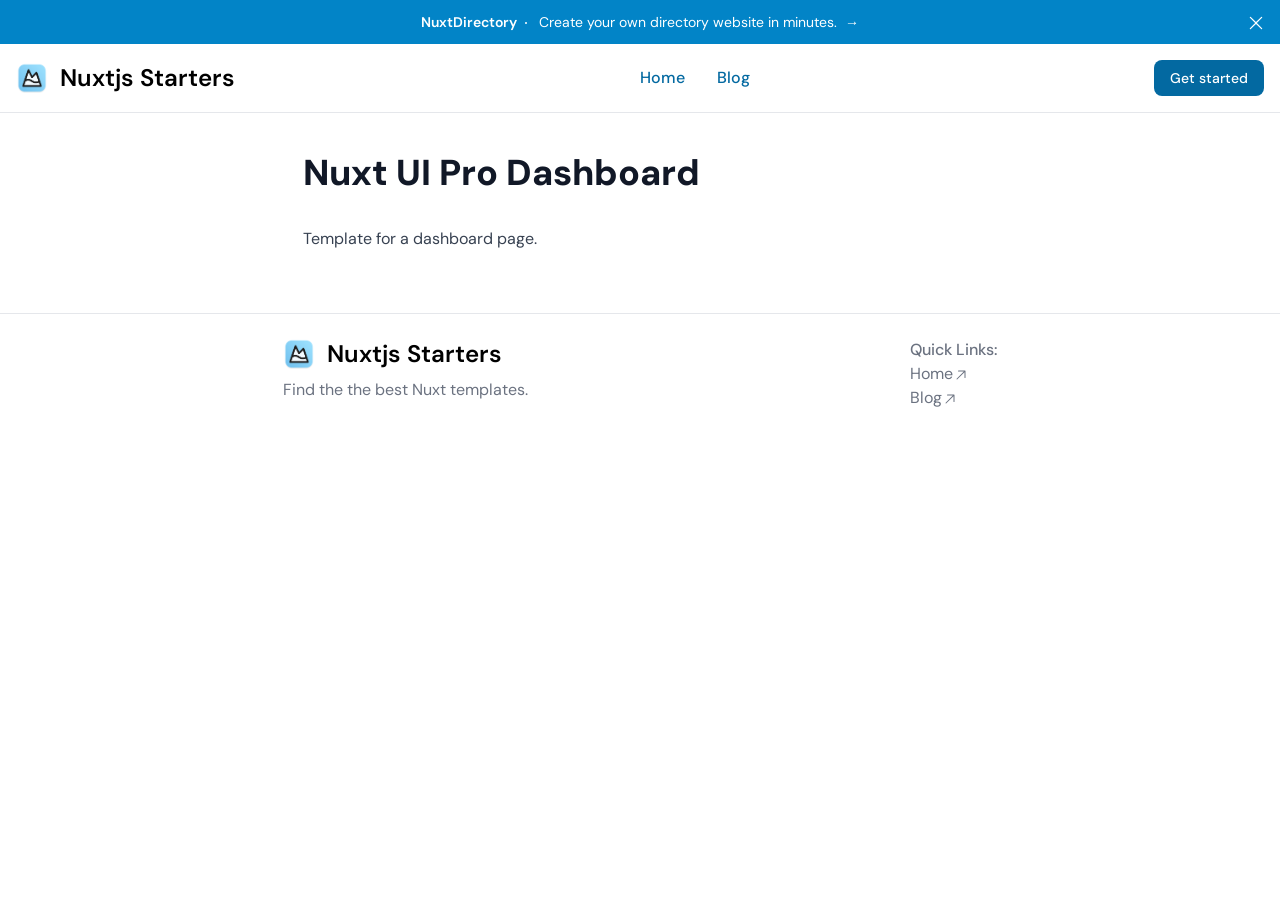
<file: board/dashboard-pro/index.html>
<!DOCTYPE html><html  data-capo=""><head><meta charset="utf-8">
<meta name="viewport" content="width=device-width, initial-scale=1">
<title>Nuxt UI Pro Dashboard</title>
<style>/*! tailwindcss v3.4.4 | MIT License | https://tailwindcss.com*/*,:after,:before{border:0 solid #e5e7eb;box-sizing:border-box}:after,:before{--tw-content:""}:host,html{line-height:1.5;-webkit-text-size-adjust:100%;font-family:ui-sans-serif,system-ui,sans-serif,Apple Color Emoji,Segoe UI Emoji,Segoe UI Symbol,Noto Color Emoji;font-feature-settings:normal;font-variation-settings:normal;tab-size:4;-webkit-tap-highlight-color:transparent}body{line-height:inherit;margin:0}hr{border-top-width:1px;color:inherit;height:0}abbr:where([title]){-webkit-text-decoration:underline dotted;text-decoration:underline dotted}h1,h2,h3,h4,h5,h6{font-size:inherit;font-weight:inherit}a{color:inherit;text-decoration:inherit}b,strong{font-weight:bolder}code,kbd,pre,samp{font-family:ui-monospace,SFMono-Regular,Menlo,Monaco,Consolas,Liberation Mono,Courier New,monospace;font-feature-settings:normal;font-size:1em;font-variation-settings:normal}small{font-size:80%}sub,sup{font-size:75%;line-height:0;position:relative;vertical-align:initial}sub{bottom:-.25em}sup{top:-.5em}table{border-collapse:collapse;border-color:inherit;text-indent:0}button,input,optgroup,select,textarea{color:inherit;font-family:inherit;font-feature-settings:inherit;font-size:100%;font-variation-settings:inherit;font-weight:inherit;letter-spacing:inherit;line-height:inherit;margin:0;padding:0}button,select{text-transform:none}button,input:where([type=button]),input:where([type=reset]),input:where([type=submit]){-webkit-appearance:button;background-color:initial;background-image:none}:-moz-focusring{outline:auto}:-moz-ui-invalid{box-shadow:none}progress{vertical-align:initial}::-webkit-inner-spin-button,::-webkit-outer-spin-button{height:auto}[type=search]{-webkit-appearance:textfield;outline-offset:-2px}::-webkit-search-decoration{-webkit-appearance:none}::-webkit-file-upload-button{-webkit-appearance:button;font:inherit}summary{display:list-item}blockquote,dd,dl,figure,h1,h2,h3,h4,h5,h6,hr,p,pre{margin:0}fieldset{margin:0}fieldset,legend{padding:0}menu,ol,ul{list-style:none;margin:0;padding:0}dialog{padding:0}textarea{resize:vertical}input::placeholder,textarea::placeholder{color:#9ca3af;opacity:1}[role=button],button{cursor:pointer}:disabled{cursor:default}audio,canvas,embed,iframe,img,object,svg,video{display:block;vertical-align:middle}img,video{height:auto;max-width:100%}[hidden]{display:none}[multiple],[type=date],[type=datetime-local],[type=email],[type=month],[type=number],[type=password],[type=search],[type=tel],[type=text],[type=time],[type=url],[type=week],input:where(:not([type])),select,textarea{appearance:none;background-color:#fff;border-color:#6b7280;border-radius:0;border-width:1px;font-size:1rem;line-height:1.5rem;padding:.5rem .75rem;--tw-shadow:0 0 #0000}[multiple]:focus,[type=date]:focus,[type=datetime-local]:focus,[type=email]:focus,[type=month]:focus,[type=number]:focus,[type=password]:focus,[type=search]:focus,[type=tel]:focus,[type=text]:focus,[type=time]:focus,[type=url]:focus,[type=week]:focus,input:where(:not([type])):focus,select:focus,textarea:focus{outline:2px solid #0000;outline-offset:2px;--tw-ring-inset:var(--tw-empty,/*!*/ /*!*/);--tw-ring-offset-width:0px;--tw-ring-offset-color:#fff;--tw-ring-color:#2563eb;--tw-ring-offset-shadow:var(--tw-ring-inset) 0 0 0 var(--tw-ring-offset-width) var(--tw-ring-offset-color);--tw-ring-shadow:var(--tw-ring-inset) 0 0 0 calc(1px + var(--tw-ring-offset-width)) var(--tw-ring-color);border-color:#2563eb;box-shadow:var(--tw-ring-offset-shadow),var(--tw-ring-shadow),var(--tw-shadow)}input::placeholder,textarea::placeholder{color:#6b7280;opacity:1}::-webkit-datetime-edit-fields-wrapper{padding:0}::-webkit-date-and-time-value{min-height:1.5em;text-align:inherit}::-webkit-datetime-edit{display:inline-flex}::-webkit-datetime-edit,::-webkit-datetime-edit-day-field,::-webkit-datetime-edit-hour-field,::-webkit-datetime-edit-meridiem-field,::-webkit-datetime-edit-millisecond-field,::-webkit-datetime-edit-minute-field,::-webkit-datetime-edit-month-field,::-webkit-datetime-edit-second-field,::-webkit-datetime-edit-year-field{padding-bottom:0;padding-top:0}select{background-image:url("data:image/svg+xml;charset=utf-8,%3Csvg xmlns='http://www.w3.org/2000/svg' fill='none' viewBox='0 0 20 20'%3E%3Cpath stroke='%236b7280' stroke-linecap='round' stroke-linejoin='round' stroke-width='1.5' d='m6 8 4 4 4-4'/%3E%3C/svg%3E");background-position:right .5rem center;background-repeat:no-repeat;background-size:1.5em 1.5em;padding-right:2.5rem;-webkit-print-color-adjust:exact;print-color-adjust:exact}[multiple],[size]:where(select:not([size="1"])){background-image:none;background-position:0 0;background-repeat:unset;background-size:initial;padding-right:.75rem;-webkit-print-color-adjust:unset;print-color-adjust:unset}[type=checkbox],[type=radio]{appearance:none;background-color:#fff;background-origin:border-box;border-color:#6b7280;border-width:1px;color:#2563eb;display:inline-block;flex-shrink:0;height:1rem;padding:0;-webkit-print-color-adjust:exact;print-color-adjust:exact;-webkit-user-select:none;user-select:none;vertical-align:middle;width:1rem;--tw-shadow:0 0 #0000}[type=checkbox]{border-radius:0}[type=radio]{border-radius:100%}[type=checkbox]:focus,[type=radio]:focus{outline:2px solid #0000;outline-offset:2px;--tw-ring-inset:var(--tw-empty,/*!*/ /*!*/);--tw-ring-offset-width:2px;--tw-ring-offset-color:#fff;--tw-ring-color:#2563eb;--tw-ring-offset-shadow:var(--tw-ring-inset) 0 0 0 var(--tw-ring-offset-width) var(--tw-ring-offset-color);--tw-ring-shadow:var(--tw-ring-inset) 0 0 0 calc(2px + var(--tw-ring-offset-width)) var(--tw-ring-color);box-shadow:var(--tw-ring-offset-shadow),var(--tw-ring-shadow),var(--tw-shadow)}[type=checkbox]:checked,[type=radio]:checked{background-color:currentColor;background-position:50%;background-repeat:no-repeat;background-size:100% 100%;border-color:#0000}[type=checkbox]:checked{background-image:url("data:image/svg+xml;charset=utf-8,%3Csvg xmlns='http://www.w3.org/2000/svg' fill='%23fff' viewBox='0 0 16 16'%3E%3Cpath d='M12.207 4.793a1 1 0 0 1 0 1.414l-5 5a1 1 0 0 1-1.414 0l-2-2a1 1 0 0 1 1.414-1.414L6.5 9.086l4.293-4.293a1 1 0 0 1 1.414 0'/%3E%3C/svg%3E")}@media (forced-colors:active) {[type=checkbox]:checked{appearance:auto}}[type=radio]:checked{background-image:url("data:image/svg+xml;charset=utf-8,%3Csvg xmlns='http://www.w3.org/2000/svg' fill='%23fff' viewBox='0 0 16 16'%3E%3Ccircle cx='8' cy='8' r='3'/%3E%3C/svg%3E")}@media (forced-colors:active) {[type=radio]:checked{appearance:auto}}[type=checkbox]:checked:focus,[type=checkbox]:checked:hover,[type=checkbox]:indeterminate,[type=radio]:checked:focus,[type=radio]:checked:hover{background-color:currentColor;border-color:#0000}[type=checkbox]:indeterminate{background-image:url("data:image/svg+xml;charset=utf-8,%3Csvg xmlns='http://www.w3.org/2000/svg' fill='none' viewBox='0 0 16 16'%3E%3Cpath stroke='%23fff' stroke-linecap='round' stroke-linejoin='round' stroke-width='2' d='M4 8h8'/%3E%3C/svg%3E");background-position:50%;background-repeat:no-repeat;background-size:100% 100%}@media (forced-colors:active) {[type=checkbox]:indeterminate{appearance:auto}}[type=checkbox]:indeterminate:focus,[type=checkbox]:indeterminate:hover{background-color:currentColor;border-color:#0000}[type=file]{background:unset;border-color:inherit;border-radius:0;border-width:0;font-size:unset;line-height:inherit;padding:0}[type=file]:focus{outline:1px solid ButtonText;outline:1px auto -webkit-focus-ring-color}*,::backdrop,:after,:before{--tw-border-spacing-x:0;--tw-border-spacing-y:0;--tw-translate-x:0;--tw-translate-y:0;--tw-rotate:0;--tw-skew-x:0;--tw-skew-y:0;--tw-scale-x:1;--tw-scale-y:1;--tw-pan-x: ;--tw-pan-y: ;--tw-pinch-zoom: ;--tw-scroll-snap-strictness:proximity;--tw-gradient-from-position: ;--tw-gradient-via-position: ;--tw-gradient-to-position: ;--tw-ordinal: ;--tw-slashed-zero: ;--tw-numeric-figure: ;--tw-numeric-spacing: ;--tw-numeric-fraction: ;--tw-ring-inset: ;--tw-ring-offset-width:0px;--tw-ring-offset-color:#fff;--tw-ring-color:#3b82f680;--tw-ring-offset-shadow:0 0 #0000;--tw-ring-shadow:0 0 #0000;--tw-shadow:0 0 #0000;--tw-shadow-colored:0 0 #0000;--tw-blur: ;--tw-brightness: ;--tw-contrast: ;--tw-grayscale: ;--tw-hue-rotate: ;--tw-invert: ;--tw-saturate: ;--tw-sepia: ;--tw-drop-shadow: ;--tw-backdrop-blur: ;--tw-backdrop-brightness: ;--tw-backdrop-contrast: ;--tw-backdrop-grayscale: ;--tw-backdrop-hue-rotate: ;--tw-backdrop-invert: ;--tw-backdrop-opacity: ;--tw-backdrop-saturate: ;--tw-backdrop-sepia: ;--tw-contain-size: ;--tw-contain-layout: ;--tw-contain-paint: ;--tw-contain-style: }.prose{color:var(--tw-prose-body);max-width:65ch}.prose :where(p):not(:where([class~=not-prose],[class~=not-prose] *)){margin-bottom:1.25em;margin-top:1.25em}.prose :where([class~=lead]):not(:where([class~=not-prose],[class~=not-prose] *)){color:var(--tw-prose-lead);font-size:1.25em;line-height:1.6;margin-bottom:1.2em;margin-top:1.2em}.prose :where(a):not(:where([class~=not-prose],[class~=not-prose] *)){color:var(--tw-prose-links);font-weight:500;text-decoration:underline}.prose :where(strong):not(:where([class~=not-prose],[class~=not-prose] *)){color:var(--tw-prose-bold);font-weight:600}.prose :where(a strong):not(:where([class~=not-prose],[class~=not-prose] *)){color:inherit}.prose :where(blockquote strong):not(:where([class~=not-prose],[class~=not-prose] *)){color:inherit}.prose :where(thead th strong):not(:where([class~=not-prose],[class~=not-prose] *)){color:inherit}.prose :where(ol):not(:where([class~=not-prose],[class~=not-prose] *)){list-style-type:decimal;margin-bottom:1.25em;margin-top:1.25em;padding-inline-start:1.625em}.prose :where(ol[type=A]):not(:where([class~=not-prose],[class~=not-prose] *)){list-style-type:upper-alpha}.prose :where(ol[type=a]):not(:where([class~=not-prose],[class~=not-prose] *)){list-style-type:lower-alpha}.prose :where(ol[type=A s]):not(:where([class~=not-prose],[class~=not-prose] *)){list-style-type:upper-alpha}.prose :where(ol[type=a s]):not(:where([class~=not-prose],[class~=not-prose] *)){list-style-type:lower-alpha}.prose :where(ol[type=I]):not(:where([class~=not-prose],[class~=not-prose] *)){list-style-type:upper-roman}.prose :where(ol[type=i]):not(:where([class~=not-prose],[class~=not-prose] *)){list-style-type:lower-roman}.prose :where(ol[type=I s]):not(:where([class~=not-prose],[class~=not-prose] *)){list-style-type:upper-roman}.prose :where(ol[type=i s]):not(:where([class~=not-prose],[class~=not-prose] *)){list-style-type:lower-roman}.prose :where(ol[type="1"]):not(:where([class~=not-prose],[class~=not-prose] *)){list-style-type:decimal}.prose :where(ul):not(:where([class~=not-prose],[class~=not-prose] *)){list-style-type:disc;margin-bottom:1.25em;margin-top:1.25em;padding-inline-start:1.625em}.prose :where(ol>li):not(:where([class~=not-prose],[class~=not-prose] *))::marker{color:var(--tw-prose-counters);font-weight:400}.prose :where(ul>li):not(:where([class~=not-prose],[class~=not-prose] *))::marker{color:var(--tw-prose-bullets)}.prose :where(dt):not(:where([class~=not-prose],[class~=not-prose] *)){color:var(--tw-prose-headings);font-weight:600;margin-top:1.25em}.prose :where(hr):not(:where([class~=not-prose],[class~=not-prose] *)){border-color:var(--tw-prose-hr);border-top-width:1px;margin-bottom:3em;margin-top:3em}.prose :where(blockquote):not(:where([class~=not-prose],[class~=not-prose] *)){border-inline-start-color:var(--tw-prose-quote-borders);border-inline-start-width:.25rem;color:var(--tw-prose-quotes);font-style:italic;font-weight:500;margin-bottom:1.6em;margin-top:1.6em;padding-inline-start:1em;quotes:"\201C""\201D""\2018""\2019"}.prose :where(blockquote p:first-of-type):not(:where([class~=not-prose],[class~=not-prose] *)):before{content:open-quote}.prose :where(blockquote p:last-of-type):not(:where([class~=not-prose],[class~=not-prose] *)):after{content:close-quote}.prose :where(h1):not(:where([class~=not-prose],[class~=not-prose] *)){color:var(--tw-prose-headings);font-size:2.25em;font-weight:800;line-height:1.1111111;margin-bottom:.8888889em;margin-top:0}.prose :where(h1 strong):not(:where([class~=not-prose],[class~=not-prose] *)){color:inherit;font-weight:900}.prose :where(h2):not(:where([class~=not-prose],[class~=not-prose] *)){color:var(--tw-prose-headings);font-size:1.5em;font-weight:700;line-height:1.3333333;margin-bottom:1em;margin-top:2em}.prose :where(h2 strong):not(:where([class~=not-prose],[class~=not-prose] *)){color:inherit;font-weight:800}.prose :where(h3):not(:where([class~=not-prose],[class~=not-prose] *)){color:var(--tw-prose-headings);font-size:1.25em;font-weight:600;line-height:1.6;margin-bottom:.6em;margin-top:1.6em}.prose :where(h3 strong):not(:where([class~=not-prose],[class~=not-prose] *)){color:inherit;font-weight:700}.prose :where(h4):not(:where([class~=not-prose],[class~=not-prose] *)){color:var(--tw-prose-headings);font-weight:600;line-height:1.5;margin-bottom:.5em;margin-top:1.5em}.prose :where(h4 strong):not(:where([class~=not-prose],[class~=not-prose] *)){color:inherit;font-weight:700}.prose :where(img):not(:where([class~=not-prose],[class~=not-prose] *)){margin-bottom:2em;margin-top:2em}.prose :where(picture):not(:where([class~=not-prose],[class~=not-prose] *)){display:block;margin-bottom:2em;margin-top:2em}.prose :where(video):not(:where([class~=not-prose],[class~=not-prose] *)){margin-bottom:2em;margin-top:2em}.prose :where(kbd):not(:where([class~=not-prose],[class~=not-prose] *)){border-radius:.3125rem;box-shadow:0 0 0 1px rgb(var(--tw-prose-kbd-shadows)/10%),0 3px 0 rgb(var(--tw-prose-kbd-shadows)/10%);color:var(--tw-prose-kbd);font-family:inherit;font-size:.875em;font-weight:500;padding-inline-end:.375em;padding-bottom:.1875em;padding-top:.1875em;padding-inline-start:.375em}.prose :where(code):not(:where([class~=not-prose],[class~=not-prose] *)){color:var(--tw-prose-code);font-size:.875em;font-weight:600}.prose :where(code):not(:where([class~=not-prose],[class~=not-prose] *)):before{content:"`"}.prose :where(code):not(:where([class~=not-prose],[class~=not-prose] *)):after{content:"`"}.prose :where(a code):not(:where([class~=not-prose],[class~=not-prose] *)){color:inherit}.prose :where(h1 code):not(:where([class~=not-prose],[class~=not-prose] *)){color:inherit}.prose :where(h2 code):not(:where([class~=not-prose],[class~=not-prose] *)){color:inherit;font-size:.875em}.prose :where(h3 code):not(:where([class~=not-prose],[class~=not-prose] *)){color:inherit;font-size:.9em}.prose :where(h4 code):not(:where([class~=not-prose],[class~=not-prose] *)){color:inherit}.prose :where(blockquote code):not(:where([class~=not-prose],[class~=not-prose] *)){color:inherit}.prose :where(thead th code):not(:where([class~=not-prose],[class~=not-prose] *)){color:inherit}.prose :where(pre):not(:where([class~=not-prose],[class~=not-prose] *)){background-color:var(--tw-prose-pre-bg);border-radius:.375rem;color:var(--tw-prose-pre-code);font-size:.875em;font-weight:400;line-height:1.7142857;margin-bottom:1.7142857em;margin-top:1.7142857em;overflow-x:auto;padding-inline-end:1.1428571em;padding-bottom:.8571429em;padding-top:.8571429em;padding-inline-start:1.1428571em}.prose :where(pre code):not(:where([class~=not-prose],[class~=not-prose] *)){background-color:initial;border-radius:0;border-width:0;color:inherit;font-family:inherit;font-size:inherit;font-weight:inherit;line-height:inherit;padding:0}.prose :where(pre code):not(:where([class~=not-prose],[class~=not-prose] *)):before{content:none}.prose :where(pre code):not(:where([class~=not-prose],[class~=not-prose] *)):after{content:none}.prose :where(table):not(:where([class~=not-prose],[class~=not-prose] *)){font-size:.875em;line-height:1.7142857;margin-bottom:2em;margin-top:2em;table-layout:auto;text-align:start;width:100%}.prose :where(thead):not(:where([class~=not-prose],[class~=not-prose] *)){border-bottom-color:var(--tw-prose-th-borders);border-bottom-width:1px}.prose :where(thead th):not(:where([class~=not-prose],[class~=not-prose] *)){color:var(--tw-prose-headings);font-weight:600;padding-inline-end:.5714286em;padding-bottom:.5714286em;padding-inline-start:.5714286em;vertical-align:bottom}.prose :where(tbody tr):not(:where([class~=not-prose],[class~=not-prose] *)){border-bottom-color:var(--tw-prose-td-borders);border-bottom-width:1px}.prose :where(tbody tr:last-child):not(:where([class~=not-prose],[class~=not-prose] *)){border-bottom-width:0}.prose :where(tbody td):not(:where([class~=not-prose],[class~=not-prose] *)){vertical-align:initial}.prose :where(tfoot):not(:where([class~=not-prose],[class~=not-prose] *)){border-top-color:var(--tw-prose-th-borders);border-top-width:1px}.prose :where(tfoot td):not(:where([class~=not-prose],[class~=not-prose] *)){vertical-align:top}.prose :where(figure>*):not(:where([class~=not-prose],[class~=not-prose] *)){margin-bottom:0;margin-top:0}.prose :where(figcaption):not(:where([class~=not-prose],[class~=not-prose] *)){color:var(--tw-prose-captions);font-size:.875em;line-height:1.4285714;margin-top:.8571429em}.prose{--tw-prose-body:#374151;--tw-prose-headings:#111827;--tw-prose-lead:#4b5563;--tw-prose-links:#111827;--tw-prose-bold:#111827;--tw-prose-counters:#6b7280;--tw-prose-bullets:#d1d5db;--tw-prose-hr:#e5e7eb;--tw-prose-quotes:#111827;--tw-prose-quote-borders:#e5e7eb;--tw-prose-captions:#6b7280;--tw-prose-kbd:#111827;--tw-prose-kbd-shadows:17 24 39;--tw-prose-code:#111827;--tw-prose-pre-code:#e5e7eb;--tw-prose-pre-bg:#1f2937;--tw-prose-th-borders:#d1d5db;--tw-prose-td-borders:#e5e7eb;--tw-prose-invert-body:#d1d5db;--tw-prose-invert-headings:#fff;--tw-prose-invert-lead:#9ca3af;--tw-prose-invert-links:#fff;--tw-prose-invert-bold:#fff;--tw-prose-invert-counters:#9ca3af;--tw-prose-invert-bullets:#4b5563;--tw-prose-invert-hr:#374151;--tw-prose-invert-quotes:#f3f4f6;--tw-prose-invert-quote-borders:#374151;--tw-prose-invert-captions:#9ca3af;--tw-prose-invert-kbd:#fff;--tw-prose-invert-kbd-shadows:255 255 255;--tw-prose-invert-code:#fff;--tw-prose-invert-pre-code:#d1d5db;--tw-prose-invert-pre-bg:#00000080;--tw-prose-invert-th-borders:#4b5563;--tw-prose-invert-td-borders:#374151;font-size:1rem;line-height:1.75}.prose :where(picture>img):not(:where([class~=not-prose],[class~=not-prose] *)){margin-bottom:0;margin-top:0}.prose :where(li):not(:where([class~=not-prose],[class~=not-prose] *)){margin-bottom:.5em;margin-top:.5em}.prose :where(ol>li):not(:where([class~=not-prose],[class~=not-prose] *)){padding-inline-start:.375em}.prose :where(ul>li):not(:where([class~=not-prose],[class~=not-prose] *)){padding-inline-start:.375em}.prose :where(.prose>ul>li p):not(:where([class~=not-prose],[class~=not-prose] *)){margin-bottom:.75em;margin-top:.75em}.prose :where(.prose>ul>li>p:first-child):not(:where([class~=not-prose],[class~=not-prose] *)){margin-top:1.25em}.prose :where(.prose>ul>li>p:last-child):not(:where([class~=not-prose],[class~=not-prose] *)){margin-bottom:1.25em}.prose :where(.prose>ol>li>p:first-child):not(:where([class~=not-prose],[class~=not-prose] *)){margin-top:1.25em}.prose :where(.prose>ol>li>p:last-child):not(:where([class~=not-prose],[class~=not-prose] *)){margin-bottom:1.25em}.prose :where(ul ul,ul ol,ol ul,ol ol):not(:where([class~=not-prose],[class~=not-prose] *)){margin-bottom:.75em;margin-top:.75em}.prose :where(dl):not(:where([class~=not-prose],[class~=not-prose] *)){margin-bottom:1.25em;margin-top:1.25em}.prose :where(dd):not(:where([class~=not-prose],[class~=not-prose] *)){margin-top:.5em;padding-inline-start:1.625em}.prose :where(hr+*):not(:where([class~=not-prose],[class~=not-prose] *)){margin-top:0}.prose :where(h2+*):not(:where([class~=not-prose],[class~=not-prose] *)){margin-top:0}.prose :where(h3+*):not(:where([class~=not-prose],[class~=not-prose] *)){margin-top:0}.prose :where(h4+*):not(:where([class~=not-prose],[class~=not-prose] *)){margin-top:0}.prose :where(thead th:first-child):not(:where([class~=not-prose],[class~=not-prose] *)){padding-inline-start:0}.prose :where(thead th:last-child):not(:where([class~=not-prose],[class~=not-prose] *)){padding-inline-end:0}.prose :where(tbody td,tfoot td):not(:where([class~=not-prose],[class~=not-prose] *)){padding-inline-end:.5714286em;padding-bottom:.5714286em;padding-top:.5714286em;padding-inline-start:.5714286em}.prose :where(tbody td:first-child,tfoot td:first-child):not(:where([class~=not-prose],[class~=not-prose] *)){padding-inline-start:0}.prose :where(tbody td:last-child,tfoot td:last-child):not(:where([class~=not-prose],[class~=not-prose] *)){padding-inline-end:0}.prose :where(figure):not(:where([class~=not-prose],[class~=not-prose] *)){margin-bottom:2em;margin-top:2em}.prose :where(.prose>:first-child):not(:where([class~=not-prose],[class~=not-prose] *)){margin-top:0}.prose :where(.prose>:last-child):not(:where([class~=not-prose],[class~=not-prose] *)){margin-bottom:0}.sr-only{height:1px;margin:-1px;overflow:hidden;padding:0;position:absolute;width:1px;clip:rect(0,0,0,0);border-width:0;white-space:nowrap}.absolute{position:absolute}.relative{position:relative}.inset-y-0{bottom:0;top:0}.-top-3{top:-.75rem}.-top-4{top:-1rem}.left-0{left:0}.right-0{right:0}.start-0{inset-inline-start:0}.z-20{z-index:20}.-m-3{margin:-.75rem}.m-0{margin:0}.mx-2{margin-left:.5rem;margin-right:.5rem}.mx-auto{margin-left:auto;margin-right:auto}.-ml-0{margin-left:0}.-ml-0\.5{margin-left:-.125rem}.mb-10{margin-bottom:2.5rem}.mt-4{margin-top:1rem}.block{display:block}.inline{display:inline}.flex{display:flex}.inline-flex{display:inline-flex}.grid{display:grid}.hidden{display:none}.h-0{height:0}.h-0\.5{height:.125rem}.h-10{height:2.5rem}.h-5{height:1.25rem}.h-6{height:1.5rem}.h-8{height:2rem}.max-h-64{max-height:16rem}.w-0{width:0}.w-0\.5{width:.125rem}.w-10{width:2.5rem}.w-5{width:1.25rem}.w-6{width:1.5rem}.w-full{width:100%}.max-w-3xl{max-width:48rem}.max-w-none{max-width:none}.max-w-prose{max-width:65ch}.max-w-screen-xl{max-width:1280px}.flex-1{flex:1 1 0%}.grid-cols-4{grid-template-columns:repeat(4,minmax(0,1fr))}.flex-col{flex-direction:column}.flex-wrap{flex-wrap:wrap}.items-start{align-items:flex-start}.items-center{align-items:center}.justify-end{justify-content:flex-end}.justify-center{justify-content:center}.justify-between{justify-content:space-between}.gap-10{gap:2.5rem}.gap-2{gap:.5rem}.gap-4{gap:1rem}.gap-8{gap:2rem}.gap-x-2{column-gap:.5rem}.gap-x-6{column-gap:1.5rem}.space-x-3>:not([hidden])~:not([hidden]){--tw-space-x-reverse:0;margin-left:calc(.75rem*(1 - var(--tw-space-x-reverse)));margin-right:calc(.75rem*var(--tw-space-x-reverse))}.space-y-2>:not([hidden])~:not([hidden]){--tw-space-y-reverse:0;margin-bottom:calc(.5rem*var(--tw-space-y-reverse));margin-top:calc(.5rem*(1 - var(--tw-space-y-reverse)))}.self-center{align-self:center}.whitespace-nowrap{white-space:nowrap}.rounded{border-radius:.25rem}.rounded-full{border-radius:9999px}.rounded-lg{border-radius:.5rem}.rounded-md{border-radius:.375rem}.border{border-width:1px}.border-0{border-width:0}.border-2{border-width:2px}.border-b{border-bottom-width:1px}.border-t{border-top-width:1px}.border-dashed{border-style:dashed}.border-blue-500{--tw-border-opacity:1;border-color:rgb(59 130 246/var(--tw-border-opacity))}.border-gray-100{--tw-border-opacity:1;border-color:rgb(243 244 246/var(--tw-border-opacity))}.border-gray-200{--tw-border-opacity:1;border-color:rgb(229 231 235/var(--tw-border-opacity))}.border-gray-300{--tw-border-opacity:1;border-color:rgb(209 213 219/var(--tw-border-opacity))}.bg-blue-600{--tw-bg-opacity:1;background-color:rgb(37 99 235/var(--tw-bg-opacity))}.bg-blue-600\/10{background-color:#2563eb1a}.bg-gray-100{--tw-bg-opacity:1;background-color:rgb(243 244 246/var(--tw-bg-opacity))}.bg-gray-50{--tw-bg-opacity:1;background-color:rgb(249 250 251/var(--tw-bg-opacity))}.bg-indigo-600{--tw-bg-opacity:1;background-color:rgb(79 70 229/var(--tw-bg-opacity))}.bg-primary-600{--tw-bg-opacity:1;background-color:rgb(2 132 199/var(--tw-bg-opacity))}.bg-primary-700{--tw-bg-opacity:1;background-color:rgb(3 105 161/var(--tw-bg-opacity))}.bg-white{--tw-bg-opacity:1;background-color:rgb(255 255 255/var(--tw-bg-opacity))}.fill-current{fill:currentColor}.p-0{padding:0}.p-2{padding:.5rem}.p-3{padding:.75rem}.p-4{padding:1rem}.p-6{padding:1.5rem}.px-1{padding-left:.25rem;padding-right:.25rem}.px-1\.5{padding-left:.375rem;padding-right:.375rem}.px-2{padding-left:.5rem;padding-right:.5rem}.px-3{padding-left:.75rem;padding-right:.75rem}.px-3\.5{padding-left:.875rem;padding-right:.875rem}.px-4{padding-left:1rem;padding-right:1rem}.px-5{padding-left:1.25rem;padding-right:1.25rem}.px-6{padding-left:1.5rem;padding-right:1.5rem}.py-0{padding-bottom:0;padding-top:0}.py-0\.5{padding-bottom:.125rem;padding-top:.125rem}.py-1{padding-bottom:.25rem;padding-top:.25rem}.py-1\.5{padding-bottom:.375rem;padding-top:.375rem}.py-10{padding-bottom:2.5rem;padding-top:2.5rem}.py-2{padding-bottom:.5rem;padding-top:.5rem}.py-2\.5{padding-bottom:.625rem;padding-top:.625rem}.py-6{padding-bottom:1.5rem;padding-top:1.5rem}.pb-10{padding-bottom:2.5rem}.pb-20{padding-bottom:5rem}.pr-1{padding-right:.25rem}.pr-1\.5{padding-right:.375rem}.pr-14{padding-right:3.5rem}.pt-20{padding-top:5rem}.text-center{text-align:center}.font-display{font-family:DM Sans}.font-sans{font-family:ui-sans-serif,system-ui,sans-serif,Apple Color Emoji,Segoe UI Emoji,Segoe UI Symbol,Noto Color Emoji}.text-2xl{font-size:1.5rem;line-height:2rem}.text-sm{font-size:.875rem;line-height:1.25rem}.text-xs{font-size:.75rem;line-height:1rem}.font-medium{font-weight:500}.font-semibold{font-weight:600}.leading-6{line-height:1.5rem}.text-blue-500{--tw-text-opacity:1;color:rgb(59 130 246/var(--tw-text-opacity))}.text-gray-400{--tw-text-opacity:1;color:rgb(156 163 175/var(--tw-text-opacity))}.text-gray-500{--tw-text-opacity:1;color:rgb(107 114 128/var(--tw-text-opacity))}.text-gray-600{--tw-text-opacity:1;color:rgb(75 85 99/var(--tw-text-opacity))}.text-gray-900{--tw-text-opacity:1;color:rgb(17 24 39/var(--tw-text-opacity))}.text-white{--tw-text-opacity:1;color:rgb(255 255 255/var(--tw-text-opacity))}.underline{text-decoration-line:underline}.decoration-primary-500{text-decoration-color:#0ea5e9}.decoration-primary-600{text-decoration-color:#0284c7}.underline-offset-4{text-underline-offset:4px}.opacity-0{opacity:0}.shadow-sm{--tw-shadow:0 1px 2px 0 #0000000d;--tw-shadow-colored:0 1px 2px 0 var(--tw-shadow-color);box-shadow:var(--tw-ring-offset-shadow,0 0 #0000),var(--tw-ring-shadow,0 0 #0000),var(--tw-shadow)}.ring-1{--tw-ring-offset-shadow:var(--tw-ring-inset) 0 0 0 var(--tw-ring-offset-width) var(--tw-ring-offset-color);--tw-ring-shadow:var(--tw-ring-inset) 0 0 0 calc(1px + var(--tw-ring-offset-width)) var(--tw-ring-color);box-shadow:var(--tw-ring-offset-shadow),var(--tw-ring-shadow),var(--tw-shadow,0 0 #0000)}.ring-inset{--tw-ring-inset:inset}.ring-gray-300{--tw-ring-opacity:1;--tw-ring-color:rgb(209 213 219/var(--tw-ring-opacity))}.ring-gray-500\/10{--tw-ring-color:#6b72801a}.filter{filter:var(--tw-blur) var(--tw-brightness) var(--tw-contrast) var(--tw-grayscale) var(--tw-hue-rotate) var(--tw-invert) var(--tw-saturate) var(--tw-sepia) var(--tw-drop-shadow)}.transition-opacity{transition-duration:.15s;transition-property:opacity;transition-timing-function:cubic-bezier(.4,0,.2,1)}.dark\:prose-invert:is(.dark *){--tw-prose-body:var(--tw-prose-invert-body);--tw-prose-headings:var(--tw-prose-invert-headings);--tw-prose-lead:var(--tw-prose-invert-lead);--tw-prose-links:var(--tw-prose-invert-links);--tw-prose-bold:var(--tw-prose-invert-bold);--tw-prose-counters:var(--tw-prose-invert-counters);--tw-prose-bullets:var(--tw-prose-invert-bullets);--tw-prose-hr:var(--tw-prose-invert-hr);--tw-prose-quotes:var(--tw-prose-invert-quotes);--tw-prose-quote-borders:var(--tw-prose-invert-quote-borders);--tw-prose-captions:var(--tw-prose-invert-captions);--tw-prose-kbd:var(--tw-prose-invert-kbd);--tw-prose-kbd-shadows:var(--tw-prose-invert-kbd-shadows);--tw-prose-code:var(--tw-prose-invert-code);--tw-prose-pre-code:var(--tw-prose-invert-pre-code);--tw-prose-pre-bg:var(--tw-prose-invert-pre-bg);--tw-prose-th-borders:var(--tw-prose-invert-th-borders);--tw-prose-td-borders:var(--tw-prose-invert-td-borders)}.placeholder\:text-gray-400::placeholder{--tw-text-opacity:1;color:rgb(156 163 175/var(--tw-text-opacity))}.hover\:bg-blue-500:hover{--tw-bg-opacity:1;background-color:rgb(59 130 246/var(--tw-bg-opacity))}.hover\:bg-gray-100:hover{--tw-bg-opacity:1;background-color:rgb(243 244 246/var(--tw-bg-opacity))}.hover\:bg-indigo-600:hover{--tw-bg-opacity:1;background-color:rgb(79 70 229/var(--tw-bg-opacity))}.hover\:bg-primary-600:hover{--tw-bg-opacity:1;background-color:rgb(2 132 199/var(--tw-bg-opacity))}.hover\:bg-primary-800:hover{--tw-bg-opacity:1;background-color:rgb(7 89 133/var(--tw-bg-opacity))}.hover\:underline:hover{text-decoration-line:underline}.focus\:outline-none:focus{outline:2px solid #0000;outline-offset:2px}.focus\:ring-2:focus{--tw-ring-offset-shadow:var(--tw-ring-inset) 0 0 0 var(--tw-ring-offset-width) var(--tw-ring-offset-color);--tw-ring-shadow:var(--tw-ring-inset) 0 0 0 calc(2px + var(--tw-ring-offset-width)) var(--tw-ring-color)}.focus\:ring-2:focus,.focus\:ring-4:focus{box-shadow:var(--tw-ring-offset-shadow),var(--tw-ring-shadow),var(--tw-shadow,0 0 #0000)}.focus\:ring-4:focus{--tw-ring-offset-shadow:var(--tw-ring-inset) 0 0 0 var(--tw-ring-offset-width) var(--tw-ring-offset-color);--tw-ring-shadow:var(--tw-ring-inset) 0 0 0 calc(4px + var(--tw-ring-offset-width)) var(--tw-ring-color)}.focus\:ring-inset:focus{--tw-ring-inset:inset}.focus\:ring-gray-200:focus{--tw-ring-opacity:1;--tw-ring-color:rgb(229 231 235/var(--tw-ring-opacity))}.focus\:ring-primary-300:focus{--tw-ring-opacity:1;--tw-ring-color:rgb(125 211 252/var(--tw-ring-opacity))}.focus\:ring-primary-600:focus{--tw-ring-opacity:1;--tw-ring-color:rgb(2 132 199/var(--tw-ring-opacity))}.focus-visible\:outline:focus-visible{outline-style:solid}.focus-visible\:outline-2:focus-visible{outline-width:2px}.focus-visible\:outline-offset-2:focus-visible{outline-offset:2px}.focus-visible\:outline-offset-\[-4px\]:focus-visible{outline-offset:-4px}.group:hover .group-hover\:border-primary-500{--tw-border-opacity:1;border-color:rgb(14 165 233/var(--tw-border-opacity))}.group:hover .group-hover\:opacity-100{opacity:1}.prose-a\:border-b :is(:where(a):not(:where([class~=not-prose],[class~=not-prose] *))){border-bottom-width:1px}.prose-a\:border-dashed :is(:where(a):not(:where([class~=not-prose],[class~=not-prose] *))){border-style:dashed}.prose-a\:font-normal :is(:where(a):not(:where([class~=not-prose],[class~=not-prose] *))){font-weight:400}.prose-a\:no-underline :is(:where(a):not(:where([class~=not-prose],[class~=not-prose] *))){text-decoration-line:none}.hover\:prose-a\:border-solid :is(:where(a):not(:where([class~=not-prose],[class~=not-prose] *))):hover{border-style:solid}.hover\:prose-a\:border-primary-400 :is(:where(a):not(:where([class~=not-prose],[class~=not-prose] *))):hover{--tw-border-opacity:1;border-color:rgb(56 189 248/var(--tw-border-opacity))}.hover\:prose-a\:text-primary-400 :is(:where(a):not(:where([class~=not-prose],[class~=not-prose] *))):hover{--tw-text-opacity:1;color:rgb(56 189 248/var(--tw-text-opacity))}.prose-pre\:bg-gray-100 :is(:where(pre):not(:where([class~=not-prose],[class~=not-prose] *))){--tw-bg-opacity:1;background-color:rgb(243 244 246/var(--tw-bg-opacity))}.dark\:border-gray-600:is(.dark *){--tw-border-opacity:1;border-color:rgb(75 85 99/var(--tw-border-opacity))}.dark\:border-gray-700:is(.dark *){--tw-border-opacity:1;border-color:rgb(55 65 81/var(--tw-border-opacity))}.dark\:bg-gray-800:is(.dark *){--tw-bg-opacity:1;background-color:rgb(31 41 55/var(--tw-bg-opacity))}.dark\:bg-gray-900:is(.dark *){--tw-bg-opacity:1;background-color:rgb(17 24 39/var(--tw-bg-opacity))}.dark\:bg-primary-600:is(.dark *){--tw-bg-opacity:1;background-color:rgb(2 132 199/var(--tw-bg-opacity))}.dark\:text-gray-400:is(.dark *){--tw-text-opacity:1;color:rgb(156 163 175/var(--tw-text-opacity))}.dark\:text-white:is(.dark *){--tw-text-opacity:1;color:rgb(255 255 255/var(--tw-text-opacity))}.dark\:hover\:bg-gray-700:hover:is(.dark *){--tw-bg-opacity:1;background-color:rgb(55 65 81/var(--tw-bg-opacity))}.dark\:hover\:bg-primary-700:hover:is(.dark *){--tw-bg-opacity:1;background-color:rgb(3 105 161/var(--tw-bg-opacity))}.dark\:focus\:ring-gray-600:focus:is(.dark *){--tw-ring-opacity:1;--tw-ring-color:rgb(75 85 99/var(--tw-ring-opacity))}.dark\:focus\:ring-primary-800:focus:is(.dark *){--tw-ring-opacity:1;--tw-ring-color:rgb(7 89 133/var(--tw-ring-opacity))}.dark\:prose-pre\:bg-gray-900 :is(:where(pre):not(:where([class~=not-prose],[class~=not-prose] *))):is(.dark *){--tw-bg-opacity:1;background-color:rgb(17 24 39/var(--tw-bg-opacity))}@media (min-width:640px){.sm\:px-3{padding-left:.75rem;padding-right:.75rem}.sm\:px-3\.5{padding-left:.875rem;padding-right:.875rem}.sm\:text-sm{font-size:.875rem;line-height:1.25rem}.sm\:leading-6{line-height:1.5rem}.sm\:before\:flex-1:before{content:var(--tw-content);flex:1 1 0%}}@media (min-width:768px){.md\:order-1{order:1}.md\:order-2{order:2}.md\:mt-0{margin-top:0}.md\:flex{display:flex}.md\:hidden{display:none}.md\:w-auto{width:auto}.md\:flex-row{flex-direction:row}.md\:space-x-0>:not([hidden])~:not([hidden]){--tw-space-x-reverse:0;margin-left:calc(0px*(1 - var(--tw-space-x-reverse)));margin-right:calc(0px*var(--tw-space-x-reverse))}.md\:space-x-8>:not([hidden])~:not([hidden]){--tw-space-x-reverse:0;margin-left:calc(2rem*(1 - var(--tw-space-x-reverse)));margin-right:calc(2rem*var(--tw-space-x-reverse))}.md\:border-0{border-width:0}.md\:bg-transparent{background-color:initial}.md\:bg-white{--tw-bg-opacity:1;background-color:rgb(255 255 255/var(--tw-bg-opacity))}.md\:p-0{padding:0}.md\:text-primary-700{--tw-text-opacity:1;color:rgb(3 105 161/var(--tw-text-opacity))}.md\:dark\:bg-gray-900:is(.dark *){--tw-bg-opacity:1;background-color:rgb(17 24 39/var(--tw-bg-opacity))}.md\:dark\:text-primary-500:is(.dark *){--tw-text-opacity:1;color:rgb(14 165 233/var(--tw-text-opacity))}}@media (min-width:1280px){.xl\:max-w-6xl{max-width:72rem}}.rtl\:space-x-reverse:where([dir=rtl],[dir=rtl] *)>:not([hidden])~:not([hidden]){--tw-space-x-reverse:1}</style>
<style>@font-face{font-display:swap;font-family:DM Sans;font-style:normal;font-weight:200 900;src:url(/_nuxt/DM_Sans-200_900-1.D1bw2c55.woff2) format("woff2");unicode-range:u+0100-02af,u+0304,u+0308,u+0329,u+1e00-1e9f,u+1ef2-1eff,u+2020,u+20a0-20ab,u+20ad-20c0,u+2113,u+2c60-2c7f,u+a720-a7ff}@font-face{font-display:swap;font-family:DM Sans;font-style:normal;font-weight:200 900;src:url(/_nuxt/DM_Sans-200_900-2.DeBecvsH.woff2) format("woff2");unicode-range:u+00??,u+0131,u+0152-0153,u+02bb-02bc,u+02c6,u+02da,u+02dc,u+0304,u+0308,u+0329,u+2000-206f,u+2074,u+20ac,u+2122,u+2191,u+2193,u+2212,u+2215,u+feff,u+fffd}</style>
<style>.icon[data-v-1ac4d401]{display:inline-block;vertical-align:middle}</style>
<link rel="stylesheet" href="/_nuxt/entry.XeIz5cGV.css">
<link rel="preload" as="fetch" crossorigin="anonymous" href="/board/dashboard-pro/_payload.json?0de6db53-e2be-46fd-91c7-275be2aa2998">
<link rel="modulepreload" as="script" crossorigin href="/_nuxt/Cud426ir.js">
<link rel="modulepreload" as="script" crossorigin href="/_nuxt/D5xBv_8G.js">
<link rel="modulepreload" as="script" crossorigin href="/_nuxt/f2qmnvNS.js">
<link rel="modulepreload" as="script" crossorigin href="/_nuxt/CJubQL3Z.js">
<link rel="modulepreload" as="script" crossorigin href="/_nuxt/BX9kBK_I.js">
<link rel="modulepreload" as="script" crossorigin href="/_nuxt/Dnd51l0P.js">
<link rel="modulepreload" as="script" crossorigin href="/_nuxt/CdeWbTow.js">
<link rel="modulepreload" as="script" crossorigin href="/_nuxt/Dt8Qzoo3.js">
<link rel="modulepreload" as="script" crossorigin href="/_nuxt/DOn9lfNA.js">
<link rel="modulepreload" as="script" crossorigin href="/_nuxt/D9eW7X9w.js">
<link rel="modulepreload" as="script" crossorigin href="/_nuxt/4C7WVsJH.js">
<link rel="modulepreload" as="script" crossorigin href="/_nuxt/DPhr-i19.js">
<link rel="modulepreload" as="script" crossorigin href="/_nuxt/DGb-2GvO.js">
<link rel="prefetch" as="script" crossorigin href="/_nuxt/CNScsvPQ.js">
<link rel="prefetch" as="script" crossorigin href="/_nuxt/DmbDhqTA.js">
<link rel="prefetch" as="style" href="/_nuxt/useStudio.mIlAkhLC.css">
<link rel="prefetch" as="script" crossorigin href="/_nuxt/4Llkfsvd.js">
<link rel="prefetch" as="script" crossorigin href="/_nuxt/C20kGZh7.js">
<link rel="prefetch" as="script" crossorigin href="/_nuxt/BpShDWvC.js">
<meta property="og:title" content="Nuxt UI Pro Dashboard">
<meta name="description" content="Template for a dashboard page.">
<meta property="og:description" content="Template for a dashboard page.">
<script type="module" src="/_nuxt/Cud426ir.js" crossorigin></script></head><body><div id="__nuxt"><div class="font-display"><div style="" class="flex items-center gap-x-6 bg-primary-600 px-6 py-2.5 sm:px-3.5 sm:before:flex-1"><p class="text-sm leading-6 text-white"><a href="#"><strong class="font-semibold">NuxtDirectory</strong><svg viewBox="0 0 2 2" class="mx-2 inline h-0.5 w-0.5 fill-current" aria-hidden="true"><circle cx="1" cy="1" r="1"></circle></svg> Create your own directory website in minutes.  <span aria-hidden="true">→</span></a></p><div class="flex flex-1 justify-end"><button type="button" class="-m-3 p-3 focus-visible:outline-offset-[-4px]"><span class="sr-only">Dismiss</span><svg xmlns="http://www.w3.org/2000/svg" xmlns:xlink="http://www.w3.org/1999/xlink" aria-hidden="true" role="img" class="icon h-5 w-5 text-white" style="" width="1em" height="1em" viewBox="0 0 256 256" data-v-1ac4d401><path fill="currentColor" d="M205.66 194.34a8 8 0 0 1-11.32 11.32L128 139.31l-66.34 66.35a8 8 0 0 1-11.32-11.32L116.69 128L50.34 61.66a8 8 0 0 1 11.32-11.32L128 116.69l66.34-66.35a8 8 0 0 1 11.32 11.32L139.31 128Z"/></svg></button></div></div><nav class="bg-white dark:bg-gray-900 w-full z-20 start-0 border-b border-gray-200 dark:border-gray-600"><div class="max-w-screen-xl flex flex-wrap items-center justify-between mx-auto p-4"><a href="/" class="flex items-center space-x-3 rtl:space-x-reverse"><img src="/logo.png" class="h-8" alt="Nuxtjs Starters Logo"><span class="self-center text-2xl font-semibold whitespace-nowrap dark:text-white">Nuxtjs Starters</span></a><div class="flex md:order-2 space-x-3 md:space-x-0 rtl:space-x-reverse"><button type="button" class="text-white bg-primary-700 hover:bg-primary-800 focus:ring-4 focus:outline-none focus:ring-primary-300 font-medium rounded-lg text-sm px-4 py-2 text-center dark:bg-primary-600 dark:hover:bg-primary-700 dark:focus:ring-primary-800">Get started</button><button data-collapse-toggle="navbar-sticky" type="button" class="inline-flex items-center p-2 w-10 h-10 justify-center text-sm text-gray-500 rounded-lg md:hidden hover:bg-gray-100 focus:outline-none focus:ring-2 focus:ring-gray-200 dark:text-gray-400 dark:hover:bg-gray-700 dark:focus:ring-gray-600" aria-controls="navbar-sticky" aria-expanded="false"><span class="sr-only">Open main menu</span><svg class="w-5 h-5" aria-hidden="true" xmlns="http://www.w3.org/2000/svg" fill="none" viewBox="0 0 17 14"><path stroke="currentColor" stroke-linecap="round" stroke-linejoin="round" stroke-width="2" d="M1 1h15M1 7h15M1 13h15"></path></svg></button></div><div class="items-center justify-between hidden w-full md:flex md:w-auto md:order-1" id="navbar-sticky"><ul class="flex flex-col p-4 md:p-0 mt-4 font-medium border border-gray-100 rounded-lg bg-gray-50 md:space-x-8 rtl:space-x-reverse md:flex-row md:mt-0 md:border-0 md:bg-white dark:bg-gray-800 md:dark:bg-gray-900 dark:border-gray-700"><!--[--><li><a aria-current="page" href="/" class="block py-2 px-3 text-white bg-primary-700 rounded md:bg-transparent md:text-primary-700 md:p-0 md:dark:text-primary-500">Home</a></li><li><a aria-current="page" href="/blog" class="block py-2 px-3 text-white bg-primary-700 rounded md:bg-transparent md:text-primary-700 md:p-0 md:dark:text-primary-500">Blog</a></li><!--]--></ul></div></div></nav><!--[--><div class="document-driven-page"><div class="max-w-prose 2-xl:max-w-6xl px-5 py-10 mx-auto"><main class="max-w-none font-display prose dark:prose-invert prose-pre:bg-gray-100 dark:prose-pre:bg-gray-900 hover:prose-a:text-primary-400 prose-a:font-normal prose-a:no-underline prose-a:border-dashed prose-a:border-b hover:prose-a:border-solid hover:prose-a:border-primary-400"><!--[--><div><h1 id="nuxt-ui-pro-dashboard"><!--[-->Nuxt UI Pro Dashboard<!--]--></h1><p><!--[-->Template for a dashboard page.<!--]--></p></div><!--]--></main></div></div><!--]--><footer class="border-t"><div class="max-w-prose mx-auto py-6 flex justify-between"><div class="space-y-2"><a href="/" class="flex items-center space-x-3 rtl:space-x-reverse"><img src="/logo.png" class="h-8" alt="Nuxtjs Starters Logo"><span class="self-center text-2xl font-semibold whitespace-nowrap dark:text-white">Nuxtjs Starters</span></a><p class="text-gray-500">Find the the best Nuxt templates.</p><div><a></a></div></div><div><p class="text-gray-500 font-medium">Quick Links:</p><ul><!--[--><li class="text-gray-500 hover:underline decoration-primary-500"><a href="/" class="">Home</a><svg xmlns="http://www.w3.org/2000/svg" xmlns:xlink="http://www.w3.org/1999/xlink" aria-hidden="true" role="img" class="icon" style="" width="1em" height="1em" viewBox="0 0 256 256" data-v-1ac4d401><path fill="currentColor" d="M200 64v104a8 8 0 0 1-16 0V83.31L69.66 197.66a8 8 0 0 1-11.32-11.32L172.69 72H88a8 8 0 0 1 0-16h104a8 8 0 0 1 8 8"/></svg></li><li class="text-gray-500 hover:underline decoration-primary-500"><a href="/blog" class="">Blog</a><svg xmlns="http://www.w3.org/2000/svg" xmlns:xlink="http://www.w3.org/1999/xlink" aria-hidden="true" role="img" class="icon" style="" width="1em" height="1em" viewBox="0 0 256 256" data-v-1ac4d401><path fill="currentColor" d="M200 64v104a8 8 0 0 1-16 0V83.31L69.66 197.66a8 8 0 0 1-11.32-11.32L172.69 72H88a8 8 0 0 1 0-16h104a8 8 0 0 1 8 8"/></svg></li><!--]--></ul></div></div></footer></div></div><div id="teleports"></div><script type="application/json" id="__NUXT_DATA__" data-ssr="true" data-src="/board/dashboard-pro/_payload.json?0de6db53-e2be-46fd-91c7-275be2aa2998">[{"state":1,"once":102,"_errors":103,"serverRendered":94,"path":7,"prerenderedAt":105},["Reactive",2],{"$sdd-pages":3,"$sdd-surrounds":41,"$sdd-globals":61,"$sdd-navigation":63,"$sshowBanner":94,"$sicons":95},["ShallowRef",4],["ShallowReactive",5],{"/board/dashboard-pro":6},{"_path":7,"_dir":8,"_draft":9,"_partial":9,"_locale":10,"title":11,"description":12,"tags":13,"body":15,"_type":34,"_id":35,"_source":36,"_file":37,"_stem":38,"_extension":39,"layout":40},"/board/dashboard-pro","board",false,"","Nuxt UI Pro Dashboard","Template for a dashboard page.",[14],"dashboard",{"type":16,"children":17,"toc":31},"root",[18,26],{"type":19,"tag":20,"props":21,"children":23},"element","h1",{"id":22},"nuxt-ui-pro-dashboard",[24],{"type":25,"value":11},"text",{"type":19,"tag":27,"props":28,"children":29},"p",{},[30],{"type":25,"value":12},{"title":10,"searchDepth":32,"depth":32,"links":33},2,[],"markdown","content:board:dashboard-pro.md","content","board/dashboard-pro.md","board/dashboard-pro","md","default",["ShallowRef",42],["ShallowReactive",43],{"/board/dashboard-pro":44},[45,52],{"_path":46,"_dir":8,"_draft":9,"_partial":9,"_locale":10,"title":47,"description":48,"_type":34,"_id":49,"_source":36,"_file":50,"_stem":51,"_extension":39},"/board/awesome-starter","Nuxt Awesome Starter","Nuxt boilerplate with basic features like navigation, theme switcher and transitions.","content:board:awesome-starter.md","board/awesome-starter.md","board/awesome-starter",{"_path":53,"_dir":8,"_draft":9,"_partial":9,"_locale":10,"title":54,"description":55,"tags":56,"_type":34,"_id":58,"_source":36,"_file":59,"_stem":60,"_extension":39},"/board/laravel-nuxt","Laravel Nuxt","Laravel and Nuxt.js boilerplate with ready-made authorization methods, image uploading with optimization, user roles, device management",[57],"SAAS","content:board:laravel-nuxt.md","board/laravel-nuxt.md","board/laravel-nuxt",["ShallowRef",62],{},[64,73,92],{"title":65,"_path":66,"children":67,"layout":69},"Blog","/blog",[68,70],{"title":65,"_path":66,"layout":69},"wide",{"title":71,"_path":72},"SaaS article","/blog/test_article",{"title":74,"_path":75,"children":76},"Board","/board",[77,80,81,82,83,86,89],{"title":78,"_path":79},"Agency OS","/board/agency-os",{"title":47,"_path":46},{"title":11,"_path":7},{"title":54,"_path":53},{"title":84,"_path":85},"Nuxt Directory","/board/nuxt-directory",{"title":87,"_path":88},"Nuxt UI Pro SaaS","/board/saas-pro",{"title":90,"_path":91},"Supastarter","/board/supastarter",{"title":10,"_path":93,"layout":69},"/",true,{"ph:x":96,"ph:arrow-up-right":100},{"left":97,"top":97,"width":98,"height":98,"rotate":97,"vFlip":9,"hFlip":9,"body":99},0,256,"\u003Cpath fill=\"currentColor\" d=\"M205.66 194.34a8 8 0 0 1-11.32 11.32L128 139.31l-66.34 66.35a8 8 0 0 1-11.32-11.32L116.69 128L50.34 61.66a8 8 0 0 1 11.32-11.32L128 116.69l66.34-66.35a8 8 0 0 1 11.32 11.32L139.31 128Z\"/>",{"left":97,"top":97,"width":98,"height":98,"rotate":97,"vFlip":9,"hFlip":9,"body":101},"\u003Cpath fill=\"currentColor\" d=\"M200 64v104a8 8 0 0 1-16 0V83.31L69.66 197.66a8 8 0 0 1-11.32-11.32L172.69 72H88a8 8 0 0 1 0-16h104a8 8 0 0 1 8 8\"/>",["Set"],["ShallowReactive",104],{},1719862313502]</script>
<script>window.__NUXT__={};window.__NUXT__.config={public:{studio:{apiURL:"https://api.nuxt.studio",iframeMessagingAllowedOrigins:""},mdc:{components:{prose:true,map:{p:"prose-p",a:"prose-a",blockquote:"prose-blockquote","code-inline":"prose-code-inline",code:"ProseCodeInline",em:"prose-em",h1:"prose-h1",h2:"prose-h2",h3:"prose-h3",h4:"prose-h4",h5:"prose-h5",h6:"prose-h6",hr:"prose-hr",img:"prose-img",ul:"prose-ul",ol:"prose-ol",li:"prose-li",strong:"prose-strong",table:"prose-table",thead:"prose-thead",tbody:"prose-tbody",td:"prose-td",th:"prose-th",tr:"prose-tr"}},headings:{anchorLinks:{h1:false,h2:true,h3:true,h4:true,h5:false,h6:false}}},content:{locales:[],defaultLocale:"",integrity:1719862291482,experimental:{stripQueryParameters:false,advanceQuery:false,clientDB:false},respectPathCase:false,api:{baseURL:"/api/_content"},navigation:{fields:["layout"]},tags:{p:"prose-p",a:"prose-a",blockquote:"prose-blockquote","code-inline":"prose-code-inline",code:"ProseCodeInline",em:"prose-em",h1:"prose-h1",h2:"prose-h2",h3:"prose-h3",h4:"prose-h4",h5:"prose-h5",h6:"prose-h6",hr:"prose-hr",img:"prose-img",ul:"prose-ul",ol:"prose-ol",li:"prose-li",strong:"prose-strong",table:"prose-table",thead:"prose-thead",tbody:"prose-tbody",td:"prose-td",th:"prose-th",tr:"prose-tr"},highlight:false,wsUrl:"",documentDriven:{page:true,navigation:true,surround:true,globals:{},layoutFallbacks:["theme"],injectPage:true},host:"",trailingSlash:false,search:"",contentHead:true,anchorLinks:{depth:4,exclude:[1]}}},app:{baseURL:"/",buildId:"0de6db53-e2be-46fd-91c7-275be2aa2998",buildAssetsDir:"/_nuxt/",cdnURL:""}}</script></body></html>
</file>
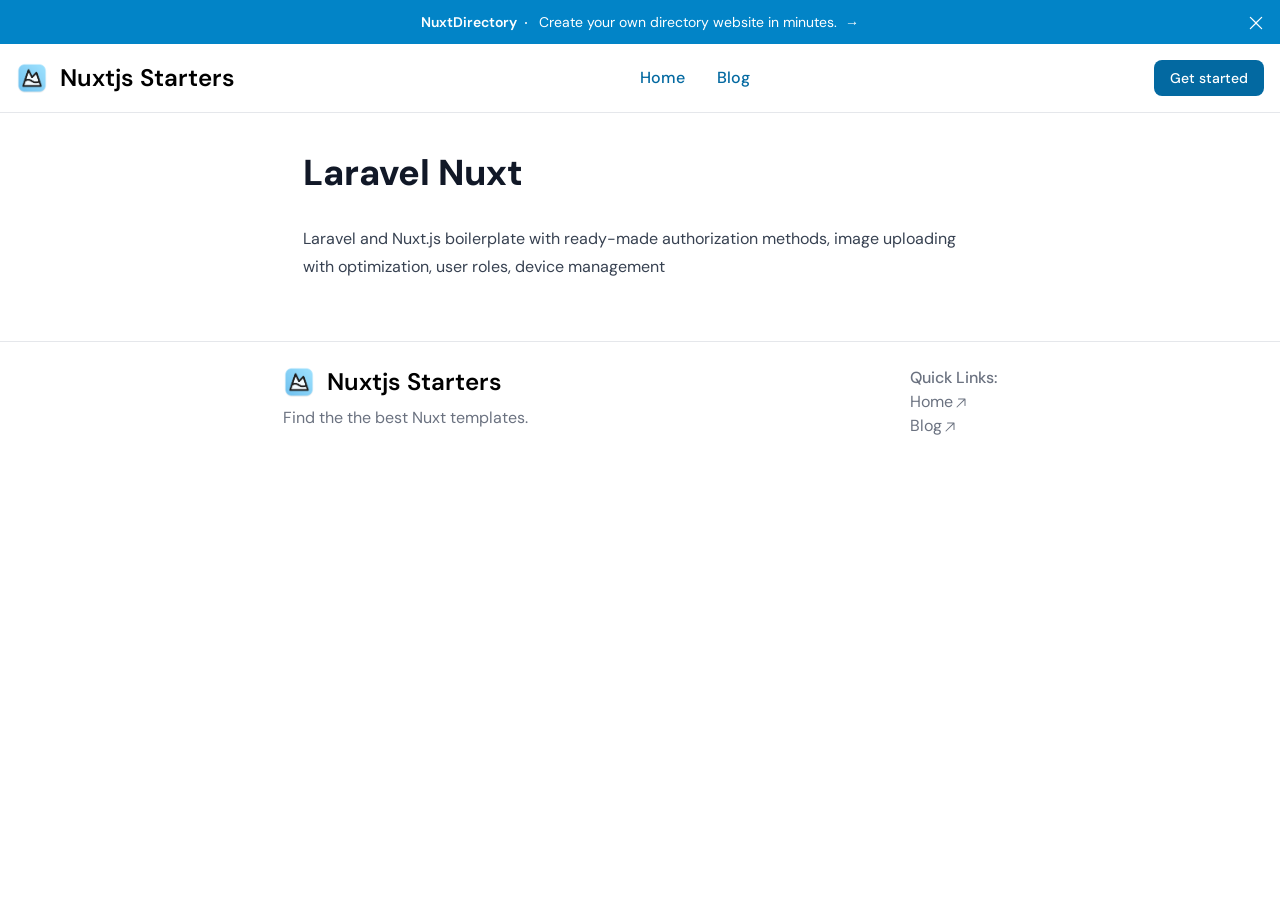
<file: board/laravel-nuxt/index.html>
<!DOCTYPE html><html  data-capo=""><head><meta charset="utf-8">
<meta name="viewport" content="width=device-width, initial-scale=1">
<title>Laravel Nuxt</title>
<style>/*! tailwindcss v3.4.4 | MIT License | https://tailwindcss.com*/*,:after,:before{border:0 solid #e5e7eb;box-sizing:border-box}:after,:before{--tw-content:""}:host,html{line-height:1.5;-webkit-text-size-adjust:100%;font-family:ui-sans-serif,system-ui,sans-serif,Apple Color Emoji,Segoe UI Emoji,Segoe UI Symbol,Noto Color Emoji;font-feature-settings:normal;font-variation-settings:normal;tab-size:4;-webkit-tap-highlight-color:transparent}body{line-height:inherit;margin:0}hr{border-top-width:1px;color:inherit;height:0}abbr:where([title]){-webkit-text-decoration:underline dotted;text-decoration:underline dotted}h1,h2,h3,h4,h5,h6{font-size:inherit;font-weight:inherit}a{color:inherit;text-decoration:inherit}b,strong{font-weight:bolder}code,kbd,pre,samp{font-family:ui-monospace,SFMono-Regular,Menlo,Monaco,Consolas,Liberation Mono,Courier New,monospace;font-feature-settings:normal;font-size:1em;font-variation-settings:normal}small{font-size:80%}sub,sup{font-size:75%;line-height:0;position:relative;vertical-align:initial}sub{bottom:-.25em}sup{top:-.5em}table{border-collapse:collapse;border-color:inherit;text-indent:0}button,input,optgroup,select,textarea{color:inherit;font-family:inherit;font-feature-settings:inherit;font-size:100%;font-variation-settings:inherit;font-weight:inherit;letter-spacing:inherit;line-height:inherit;margin:0;padding:0}button,select{text-transform:none}button,input:where([type=button]),input:where([type=reset]),input:where([type=submit]){-webkit-appearance:button;background-color:initial;background-image:none}:-moz-focusring{outline:auto}:-moz-ui-invalid{box-shadow:none}progress{vertical-align:initial}::-webkit-inner-spin-button,::-webkit-outer-spin-button{height:auto}[type=search]{-webkit-appearance:textfield;outline-offset:-2px}::-webkit-search-decoration{-webkit-appearance:none}::-webkit-file-upload-button{-webkit-appearance:button;font:inherit}summary{display:list-item}blockquote,dd,dl,figure,h1,h2,h3,h4,h5,h6,hr,p,pre{margin:0}fieldset{margin:0}fieldset,legend{padding:0}menu,ol,ul{list-style:none;margin:0;padding:0}dialog{padding:0}textarea{resize:vertical}input::placeholder,textarea::placeholder{color:#9ca3af;opacity:1}[role=button],button{cursor:pointer}:disabled{cursor:default}audio,canvas,embed,iframe,img,object,svg,video{display:block;vertical-align:middle}img,video{height:auto;max-width:100%}[hidden]{display:none}[multiple],[type=date],[type=datetime-local],[type=email],[type=month],[type=number],[type=password],[type=search],[type=tel],[type=text],[type=time],[type=url],[type=week],input:where(:not([type])),select,textarea{appearance:none;background-color:#fff;border-color:#6b7280;border-radius:0;border-width:1px;font-size:1rem;line-height:1.5rem;padding:.5rem .75rem;--tw-shadow:0 0 #0000}[multiple]:focus,[type=date]:focus,[type=datetime-local]:focus,[type=email]:focus,[type=month]:focus,[type=number]:focus,[type=password]:focus,[type=search]:focus,[type=tel]:focus,[type=text]:focus,[type=time]:focus,[type=url]:focus,[type=week]:focus,input:where(:not([type])):focus,select:focus,textarea:focus{outline:2px solid #0000;outline-offset:2px;--tw-ring-inset:var(--tw-empty,/*!*/ /*!*/);--tw-ring-offset-width:0px;--tw-ring-offset-color:#fff;--tw-ring-color:#2563eb;--tw-ring-offset-shadow:var(--tw-ring-inset) 0 0 0 var(--tw-ring-offset-width) var(--tw-ring-offset-color);--tw-ring-shadow:var(--tw-ring-inset) 0 0 0 calc(1px + var(--tw-ring-offset-width)) var(--tw-ring-color);border-color:#2563eb;box-shadow:var(--tw-ring-offset-shadow),var(--tw-ring-shadow),var(--tw-shadow)}input::placeholder,textarea::placeholder{color:#6b7280;opacity:1}::-webkit-datetime-edit-fields-wrapper{padding:0}::-webkit-date-and-time-value{min-height:1.5em;text-align:inherit}::-webkit-datetime-edit{display:inline-flex}::-webkit-datetime-edit,::-webkit-datetime-edit-day-field,::-webkit-datetime-edit-hour-field,::-webkit-datetime-edit-meridiem-field,::-webkit-datetime-edit-millisecond-field,::-webkit-datetime-edit-minute-field,::-webkit-datetime-edit-month-field,::-webkit-datetime-edit-second-field,::-webkit-datetime-edit-year-field{padding-bottom:0;padding-top:0}select{background-image:url("data:image/svg+xml;charset=utf-8,%3Csvg xmlns='http://www.w3.org/2000/svg' fill='none' viewBox='0 0 20 20'%3E%3Cpath stroke='%236b7280' stroke-linecap='round' stroke-linejoin='round' stroke-width='1.5' d='m6 8 4 4 4-4'/%3E%3C/svg%3E");background-position:right .5rem center;background-repeat:no-repeat;background-size:1.5em 1.5em;padding-right:2.5rem;-webkit-print-color-adjust:exact;print-color-adjust:exact}[multiple],[size]:where(select:not([size="1"])){background-image:none;background-position:0 0;background-repeat:unset;background-size:initial;padding-right:.75rem;-webkit-print-color-adjust:unset;print-color-adjust:unset}[type=checkbox],[type=radio]{appearance:none;background-color:#fff;background-origin:border-box;border-color:#6b7280;border-width:1px;color:#2563eb;display:inline-block;flex-shrink:0;height:1rem;padding:0;-webkit-print-color-adjust:exact;print-color-adjust:exact;-webkit-user-select:none;user-select:none;vertical-align:middle;width:1rem;--tw-shadow:0 0 #0000}[type=checkbox]{border-radius:0}[type=radio]{border-radius:100%}[type=checkbox]:focus,[type=radio]:focus{outline:2px solid #0000;outline-offset:2px;--tw-ring-inset:var(--tw-empty,/*!*/ /*!*/);--tw-ring-offset-width:2px;--tw-ring-offset-color:#fff;--tw-ring-color:#2563eb;--tw-ring-offset-shadow:var(--tw-ring-inset) 0 0 0 var(--tw-ring-offset-width) var(--tw-ring-offset-color);--tw-ring-shadow:var(--tw-ring-inset) 0 0 0 calc(2px + var(--tw-ring-offset-width)) var(--tw-ring-color);box-shadow:var(--tw-ring-offset-shadow),var(--tw-ring-shadow),var(--tw-shadow)}[type=checkbox]:checked,[type=radio]:checked{background-color:currentColor;background-position:50%;background-repeat:no-repeat;background-size:100% 100%;border-color:#0000}[type=checkbox]:checked{background-image:url("data:image/svg+xml;charset=utf-8,%3Csvg xmlns='http://www.w3.org/2000/svg' fill='%23fff' viewBox='0 0 16 16'%3E%3Cpath d='M12.207 4.793a1 1 0 0 1 0 1.414l-5 5a1 1 0 0 1-1.414 0l-2-2a1 1 0 0 1 1.414-1.414L6.5 9.086l4.293-4.293a1 1 0 0 1 1.414 0'/%3E%3C/svg%3E")}@media (forced-colors:active) {[type=checkbox]:checked{appearance:auto}}[type=radio]:checked{background-image:url("data:image/svg+xml;charset=utf-8,%3Csvg xmlns='http://www.w3.org/2000/svg' fill='%23fff' viewBox='0 0 16 16'%3E%3Ccircle cx='8' cy='8' r='3'/%3E%3C/svg%3E")}@media (forced-colors:active) {[type=radio]:checked{appearance:auto}}[type=checkbox]:checked:focus,[type=checkbox]:checked:hover,[type=checkbox]:indeterminate,[type=radio]:checked:focus,[type=radio]:checked:hover{background-color:currentColor;border-color:#0000}[type=checkbox]:indeterminate{background-image:url("data:image/svg+xml;charset=utf-8,%3Csvg xmlns='http://www.w3.org/2000/svg' fill='none' viewBox='0 0 16 16'%3E%3Cpath stroke='%23fff' stroke-linecap='round' stroke-linejoin='round' stroke-width='2' d='M4 8h8'/%3E%3C/svg%3E");background-position:50%;background-repeat:no-repeat;background-size:100% 100%}@media (forced-colors:active) {[type=checkbox]:indeterminate{appearance:auto}}[type=checkbox]:indeterminate:focus,[type=checkbox]:indeterminate:hover{background-color:currentColor;border-color:#0000}[type=file]{background:unset;border-color:inherit;border-radius:0;border-width:0;font-size:unset;line-height:inherit;padding:0}[type=file]:focus{outline:1px solid ButtonText;outline:1px auto -webkit-focus-ring-color}*,::backdrop,:after,:before{--tw-border-spacing-x:0;--tw-border-spacing-y:0;--tw-translate-x:0;--tw-translate-y:0;--tw-rotate:0;--tw-skew-x:0;--tw-skew-y:0;--tw-scale-x:1;--tw-scale-y:1;--tw-pan-x: ;--tw-pan-y: ;--tw-pinch-zoom: ;--tw-scroll-snap-strictness:proximity;--tw-gradient-from-position: ;--tw-gradient-via-position: ;--tw-gradient-to-position: ;--tw-ordinal: ;--tw-slashed-zero: ;--tw-numeric-figure: ;--tw-numeric-spacing: ;--tw-numeric-fraction: ;--tw-ring-inset: ;--tw-ring-offset-width:0px;--tw-ring-offset-color:#fff;--tw-ring-color:#3b82f680;--tw-ring-offset-shadow:0 0 #0000;--tw-ring-shadow:0 0 #0000;--tw-shadow:0 0 #0000;--tw-shadow-colored:0 0 #0000;--tw-blur: ;--tw-brightness: ;--tw-contrast: ;--tw-grayscale: ;--tw-hue-rotate: ;--tw-invert: ;--tw-saturate: ;--tw-sepia: ;--tw-drop-shadow: ;--tw-backdrop-blur: ;--tw-backdrop-brightness: ;--tw-backdrop-contrast: ;--tw-backdrop-grayscale: ;--tw-backdrop-hue-rotate: ;--tw-backdrop-invert: ;--tw-backdrop-opacity: ;--tw-backdrop-saturate: ;--tw-backdrop-sepia: ;--tw-contain-size: ;--tw-contain-layout: ;--tw-contain-paint: ;--tw-contain-style: }.prose{color:var(--tw-prose-body);max-width:65ch}.prose :where(p):not(:where([class~=not-prose],[class~=not-prose] *)){margin-bottom:1.25em;margin-top:1.25em}.prose :where([class~=lead]):not(:where([class~=not-prose],[class~=not-prose] *)){color:var(--tw-prose-lead);font-size:1.25em;line-height:1.6;margin-bottom:1.2em;margin-top:1.2em}.prose :where(a):not(:where([class~=not-prose],[class~=not-prose] *)){color:var(--tw-prose-links);font-weight:500;text-decoration:underline}.prose :where(strong):not(:where([class~=not-prose],[class~=not-prose] *)){color:var(--tw-prose-bold);font-weight:600}.prose :where(a strong):not(:where([class~=not-prose],[class~=not-prose] *)){color:inherit}.prose :where(blockquote strong):not(:where([class~=not-prose],[class~=not-prose] *)){color:inherit}.prose :where(thead th strong):not(:where([class~=not-prose],[class~=not-prose] *)){color:inherit}.prose :where(ol):not(:where([class~=not-prose],[class~=not-prose] *)){list-style-type:decimal;margin-bottom:1.25em;margin-top:1.25em;padding-inline-start:1.625em}.prose :where(ol[type=A]):not(:where([class~=not-prose],[class~=not-prose] *)){list-style-type:upper-alpha}.prose :where(ol[type=a]):not(:where([class~=not-prose],[class~=not-prose] *)){list-style-type:lower-alpha}.prose :where(ol[type=A s]):not(:where([class~=not-prose],[class~=not-prose] *)){list-style-type:upper-alpha}.prose :where(ol[type=a s]):not(:where([class~=not-prose],[class~=not-prose] *)){list-style-type:lower-alpha}.prose :where(ol[type=I]):not(:where([class~=not-prose],[class~=not-prose] *)){list-style-type:upper-roman}.prose :where(ol[type=i]):not(:where([class~=not-prose],[class~=not-prose] *)){list-style-type:lower-roman}.prose :where(ol[type=I s]):not(:where([class~=not-prose],[class~=not-prose] *)){list-style-type:upper-roman}.prose :where(ol[type=i s]):not(:where([class~=not-prose],[class~=not-prose] *)){list-style-type:lower-roman}.prose :where(ol[type="1"]):not(:where([class~=not-prose],[class~=not-prose] *)){list-style-type:decimal}.prose :where(ul):not(:where([class~=not-prose],[class~=not-prose] *)){list-style-type:disc;margin-bottom:1.25em;margin-top:1.25em;padding-inline-start:1.625em}.prose :where(ol>li):not(:where([class~=not-prose],[class~=not-prose] *))::marker{color:var(--tw-prose-counters);font-weight:400}.prose :where(ul>li):not(:where([class~=not-prose],[class~=not-prose] *))::marker{color:var(--tw-prose-bullets)}.prose :where(dt):not(:where([class~=not-prose],[class~=not-prose] *)){color:var(--tw-prose-headings);font-weight:600;margin-top:1.25em}.prose :where(hr):not(:where([class~=not-prose],[class~=not-prose] *)){border-color:var(--tw-prose-hr);border-top-width:1px;margin-bottom:3em;margin-top:3em}.prose :where(blockquote):not(:where([class~=not-prose],[class~=not-prose] *)){border-inline-start-color:var(--tw-prose-quote-borders);border-inline-start-width:.25rem;color:var(--tw-prose-quotes);font-style:italic;font-weight:500;margin-bottom:1.6em;margin-top:1.6em;padding-inline-start:1em;quotes:"\201C""\201D""\2018""\2019"}.prose :where(blockquote p:first-of-type):not(:where([class~=not-prose],[class~=not-prose] *)):before{content:open-quote}.prose :where(blockquote p:last-of-type):not(:where([class~=not-prose],[class~=not-prose] *)):after{content:close-quote}.prose :where(h1):not(:where([class~=not-prose],[class~=not-prose] *)){color:var(--tw-prose-headings);font-size:2.25em;font-weight:800;line-height:1.1111111;margin-bottom:.8888889em;margin-top:0}.prose :where(h1 strong):not(:where([class~=not-prose],[class~=not-prose] *)){color:inherit;font-weight:900}.prose :where(h2):not(:where([class~=not-prose],[class~=not-prose] *)){color:var(--tw-prose-headings);font-size:1.5em;font-weight:700;line-height:1.3333333;margin-bottom:1em;margin-top:2em}.prose :where(h2 strong):not(:where([class~=not-prose],[class~=not-prose] *)){color:inherit;font-weight:800}.prose :where(h3):not(:where([class~=not-prose],[class~=not-prose] *)){color:var(--tw-prose-headings);font-size:1.25em;font-weight:600;line-height:1.6;margin-bottom:.6em;margin-top:1.6em}.prose :where(h3 strong):not(:where([class~=not-prose],[class~=not-prose] *)){color:inherit;font-weight:700}.prose :where(h4):not(:where([class~=not-prose],[class~=not-prose] *)){color:var(--tw-prose-headings);font-weight:600;line-height:1.5;margin-bottom:.5em;margin-top:1.5em}.prose :where(h4 strong):not(:where([class~=not-prose],[class~=not-prose] *)){color:inherit;font-weight:700}.prose :where(img):not(:where([class~=not-prose],[class~=not-prose] *)){margin-bottom:2em;margin-top:2em}.prose :where(picture):not(:where([class~=not-prose],[class~=not-prose] *)){display:block;margin-bottom:2em;margin-top:2em}.prose :where(video):not(:where([class~=not-prose],[class~=not-prose] *)){margin-bottom:2em;margin-top:2em}.prose :where(kbd):not(:where([class~=not-prose],[class~=not-prose] *)){border-radius:.3125rem;box-shadow:0 0 0 1px rgb(var(--tw-prose-kbd-shadows)/10%),0 3px 0 rgb(var(--tw-prose-kbd-shadows)/10%);color:var(--tw-prose-kbd);font-family:inherit;font-size:.875em;font-weight:500;padding-inline-end:.375em;padding-bottom:.1875em;padding-top:.1875em;padding-inline-start:.375em}.prose :where(code):not(:where([class~=not-prose],[class~=not-prose] *)){color:var(--tw-prose-code);font-size:.875em;font-weight:600}.prose :where(code):not(:where([class~=not-prose],[class~=not-prose] *)):before{content:"`"}.prose :where(code):not(:where([class~=not-prose],[class~=not-prose] *)):after{content:"`"}.prose :where(a code):not(:where([class~=not-prose],[class~=not-prose] *)){color:inherit}.prose :where(h1 code):not(:where([class~=not-prose],[class~=not-prose] *)){color:inherit}.prose :where(h2 code):not(:where([class~=not-prose],[class~=not-prose] *)){color:inherit;font-size:.875em}.prose :where(h3 code):not(:where([class~=not-prose],[class~=not-prose] *)){color:inherit;font-size:.9em}.prose :where(h4 code):not(:where([class~=not-prose],[class~=not-prose] *)){color:inherit}.prose :where(blockquote code):not(:where([class~=not-prose],[class~=not-prose] *)){color:inherit}.prose :where(thead th code):not(:where([class~=not-prose],[class~=not-prose] *)){color:inherit}.prose :where(pre):not(:where([class~=not-prose],[class~=not-prose] *)){background-color:var(--tw-prose-pre-bg);border-radius:.375rem;color:var(--tw-prose-pre-code);font-size:.875em;font-weight:400;line-height:1.7142857;margin-bottom:1.7142857em;margin-top:1.7142857em;overflow-x:auto;padding-inline-end:1.1428571em;padding-bottom:.8571429em;padding-top:.8571429em;padding-inline-start:1.1428571em}.prose :where(pre code):not(:where([class~=not-prose],[class~=not-prose] *)){background-color:initial;border-radius:0;border-width:0;color:inherit;font-family:inherit;font-size:inherit;font-weight:inherit;line-height:inherit;padding:0}.prose :where(pre code):not(:where([class~=not-prose],[class~=not-prose] *)):before{content:none}.prose :where(pre code):not(:where([class~=not-prose],[class~=not-prose] *)):after{content:none}.prose :where(table):not(:where([class~=not-prose],[class~=not-prose] *)){font-size:.875em;line-height:1.7142857;margin-bottom:2em;margin-top:2em;table-layout:auto;text-align:start;width:100%}.prose :where(thead):not(:where([class~=not-prose],[class~=not-prose] *)){border-bottom-color:var(--tw-prose-th-borders);border-bottom-width:1px}.prose :where(thead th):not(:where([class~=not-prose],[class~=not-prose] *)){color:var(--tw-prose-headings);font-weight:600;padding-inline-end:.5714286em;padding-bottom:.5714286em;padding-inline-start:.5714286em;vertical-align:bottom}.prose :where(tbody tr):not(:where([class~=not-prose],[class~=not-prose] *)){border-bottom-color:var(--tw-prose-td-borders);border-bottom-width:1px}.prose :where(tbody tr:last-child):not(:where([class~=not-prose],[class~=not-prose] *)){border-bottom-width:0}.prose :where(tbody td):not(:where([class~=not-prose],[class~=not-prose] *)){vertical-align:initial}.prose :where(tfoot):not(:where([class~=not-prose],[class~=not-prose] *)){border-top-color:var(--tw-prose-th-borders);border-top-width:1px}.prose :where(tfoot td):not(:where([class~=not-prose],[class~=not-prose] *)){vertical-align:top}.prose :where(figure>*):not(:where([class~=not-prose],[class~=not-prose] *)){margin-bottom:0;margin-top:0}.prose :where(figcaption):not(:where([class~=not-prose],[class~=not-prose] *)){color:var(--tw-prose-captions);font-size:.875em;line-height:1.4285714;margin-top:.8571429em}.prose{--tw-prose-body:#374151;--tw-prose-headings:#111827;--tw-prose-lead:#4b5563;--tw-prose-links:#111827;--tw-prose-bold:#111827;--tw-prose-counters:#6b7280;--tw-prose-bullets:#d1d5db;--tw-prose-hr:#e5e7eb;--tw-prose-quotes:#111827;--tw-prose-quote-borders:#e5e7eb;--tw-prose-captions:#6b7280;--tw-prose-kbd:#111827;--tw-prose-kbd-shadows:17 24 39;--tw-prose-code:#111827;--tw-prose-pre-code:#e5e7eb;--tw-prose-pre-bg:#1f2937;--tw-prose-th-borders:#d1d5db;--tw-prose-td-borders:#e5e7eb;--tw-prose-invert-body:#d1d5db;--tw-prose-invert-headings:#fff;--tw-prose-invert-lead:#9ca3af;--tw-prose-invert-links:#fff;--tw-prose-invert-bold:#fff;--tw-prose-invert-counters:#9ca3af;--tw-prose-invert-bullets:#4b5563;--tw-prose-invert-hr:#374151;--tw-prose-invert-quotes:#f3f4f6;--tw-prose-invert-quote-borders:#374151;--tw-prose-invert-captions:#9ca3af;--tw-prose-invert-kbd:#fff;--tw-prose-invert-kbd-shadows:255 255 255;--tw-prose-invert-code:#fff;--tw-prose-invert-pre-code:#d1d5db;--tw-prose-invert-pre-bg:#00000080;--tw-prose-invert-th-borders:#4b5563;--tw-prose-invert-td-borders:#374151;font-size:1rem;line-height:1.75}.prose :where(picture>img):not(:where([class~=not-prose],[class~=not-prose] *)){margin-bottom:0;margin-top:0}.prose :where(li):not(:where([class~=not-prose],[class~=not-prose] *)){margin-bottom:.5em;margin-top:.5em}.prose :where(ol>li):not(:where([class~=not-prose],[class~=not-prose] *)){padding-inline-start:.375em}.prose :where(ul>li):not(:where([class~=not-prose],[class~=not-prose] *)){padding-inline-start:.375em}.prose :where(.prose>ul>li p):not(:where([class~=not-prose],[class~=not-prose] *)){margin-bottom:.75em;margin-top:.75em}.prose :where(.prose>ul>li>p:first-child):not(:where([class~=not-prose],[class~=not-prose] *)){margin-top:1.25em}.prose :where(.prose>ul>li>p:last-child):not(:where([class~=not-prose],[class~=not-prose] *)){margin-bottom:1.25em}.prose :where(.prose>ol>li>p:first-child):not(:where([class~=not-prose],[class~=not-prose] *)){margin-top:1.25em}.prose :where(.prose>ol>li>p:last-child):not(:where([class~=not-prose],[class~=not-prose] *)){margin-bottom:1.25em}.prose :where(ul ul,ul ol,ol ul,ol ol):not(:where([class~=not-prose],[class~=not-prose] *)){margin-bottom:.75em;margin-top:.75em}.prose :where(dl):not(:where([class~=not-prose],[class~=not-prose] *)){margin-bottom:1.25em;margin-top:1.25em}.prose :where(dd):not(:where([class~=not-prose],[class~=not-prose] *)){margin-top:.5em;padding-inline-start:1.625em}.prose :where(hr+*):not(:where([class~=not-prose],[class~=not-prose] *)){margin-top:0}.prose :where(h2+*):not(:where([class~=not-prose],[class~=not-prose] *)){margin-top:0}.prose :where(h3+*):not(:where([class~=not-prose],[class~=not-prose] *)){margin-top:0}.prose :where(h4+*):not(:where([class~=not-prose],[class~=not-prose] *)){margin-top:0}.prose :where(thead th:first-child):not(:where([class~=not-prose],[class~=not-prose] *)){padding-inline-start:0}.prose :where(thead th:last-child):not(:where([class~=not-prose],[class~=not-prose] *)){padding-inline-end:0}.prose :where(tbody td,tfoot td):not(:where([class~=not-prose],[class~=not-prose] *)){padding-inline-end:.5714286em;padding-bottom:.5714286em;padding-top:.5714286em;padding-inline-start:.5714286em}.prose :where(tbody td:first-child,tfoot td:first-child):not(:where([class~=not-prose],[class~=not-prose] *)){padding-inline-start:0}.prose :where(tbody td:last-child,tfoot td:last-child):not(:where([class~=not-prose],[class~=not-prose] *)){padding-inline-end:0}.prose :where(figure):not(:where([class~=not-prose],[class~=not-prose] *)){margin-bottom:2em;margin-top:2em}.prose :where(.prose>:first-child):not(:where([class~=not-prose],[class~=not-prose] *)){margin-top:0}.prose :where(.prose>:last-child):not(:where([class~=not-prose],[class~=not-prose] *)){margin-bottom:0}.sr-only{height:1px;margin:-1px;overflow:hidden;padding:0;position:absolute;width:1px;clip:rect(0,0,0,0);border-width:0;white-space:nowrap}.absolute{position:absolute}.relative{position:relative}.inset-y-0{bottom:0;top:0}.-top-3{top:-.75rem}.-top-4{top:-1rem}.left-0{left:0}.right-0{right:0}.start-0{inset-inline-start:0}.z-20{z-index:20}.-m-3{margin:-.75rem}.m-0{margin:0}.mx-2{margin-left:.5rem;margin-right:.5rem}.mx-auto{margin-left:auto;margin-right:auto}.-ml-0{margin-left:0}.-ml-0\.5{margin-left:-.125rem}.mb-10{margin-bottom:2.5rem}.mt-4{margin-top:1rem}.block{display:block}.inline{display:inline}.flex{display:flex}.inline-flex{display:inline-flex}.grid{display:grid}.hidden{display:none}.h-0{height:0}.h-0\.5{height:.125rem}.h-10{height:2.5rem}.h-5{height:1.25rem}.h-6{height:1.5rem}.h-8{height:2rem}.max-h-64{max-height:16rem}.w-0{width:0}.w-0\.5{width:.125rem}.w-10{width:2.5rem}.w-5{width:1.25rem}.w-6{width:1.5rem}.w-full{width:100%}.max-w-3xl{max-width:48rem}.max-w-none{max-width:none}.max-w-prose{max-width:65ch}.max-w-screen-xl{max-width:1280px}.flex-1{flex:1 1 0%}.grid-cols-4{grid-template-columns:repeat(4,minmax(0,1fr))}.flex-col{flex-direction:column}.flex-wrap{flex-wrap:wrap}.items-start{align-items:flex-start}.items-center{align-items:center}.justify-end{justify-content:flex-end}.justify-center{justify-content:center}.justify-between{justify-content:space-between}.gap-10{gap:2.5rem}.gap-2{gap:.5rem}.gap-4{gap:1rem}.gap-8{gap:2rem}.gap-x-2{column-gap:.5rem}.gap-x-6{column-gap:1.5rem}.space-x-3>:not([hidden])~:not([hidden]){--tw-space-x-reverse:0;margin-left:calc(.75rem*(1 - var(--tw-space-x-reverse)));margin-right:calc(.75rem*var(--tw-space-x-reverse))}.space-y-2>:not([hidden])~:not([hidden]){--tw-space-y-reverse:0;margin-bottom:calc(.5rem*var(--tw-space-y-reverse));margin-top:calc(.5rem*(1 - var(--tw-space-y-reverse)))}.self-center{align-self:center}.whitespace-nowrap{white-space:nowrap}.rounded{border-radius:.25rem}.rounded-full{border-radius:9999px}.rounded-lg{border-radius:.5rem}.rounded-md{border-radius:.375rem}.border{border-width:1px}.border-0{border-width:0}.border-2{border-width:2px}.border-b{border-bottom-width:1px}.border-t{border-top-width:1px}.border-dashed{border-style:dashed}.border-blue-500{--tw-border-opacity:1;border-color:rgb(59 130 246/var(--tw-border-opacity))}.border-gray-100{--tw-border-opacity:1;border-color:rgb(243 244 246/var(--tw-border-opacity))}.border-gray-200{--tw-border-opacity:1;border-color:rgb(229 231 235/var(--tw-border-opacity))}.border-gray-300{--tw-border-opacity:1;border-color:rgb(209 213 219/var(--tw-border-opacity))}.bg-blue-600{--tw-bg-opacity:1;background-color:rgb(37 99 235/var(--tw-bg-opacity))}.bg-blue-600\/10{background-color:#2563eb1a}.bg-gray-100{--tw-bg-opacity:1;background-color:rgb(243 244 246/var(--tw-bg-opacity))}.bg-gray-50{--tw-bg-opacity:1;background-color:rgb(249 250 251/var(--tw-bg-opacity))}.bg-indigo-600{--tw-bg-opacity:1;background-color:rgb(79 70 229/var(--tw-bg-opacity))}.bg-primary-600{--tw-bg-opacity:1;background-color:rgb(2 132 199/var(--tw-bg-opacity))}.bg-primary-700{--tw-bg-opacity:1;background-color:rgb(3 105 161/var(--tw-bg-opacity))}.bg-white{--tw-bg-opacity:1;background-color:rgb(255 255 255/var(--tw-bg-opacity))}.fill-current{fill:currentColor}.p-0{padding:0}.p-2{padding:.5rem}.p-3{padding:.75rem}.p-4{padding:1rem}.p-6{padding:1.5rem}.px-1{padding-left:.25rem;padding-right:.25rem}.px-1\.5{padding-left:.375rem;padding-right:.375rem}.px-2{padding-left:.5rem;padding-right:.5rem}.px-3{padding-left:.75rem;padding-right:.75rem}.px-3\.5{padding-left:.875rem;padding-right:.875rem}.px-4{padding-left:1rem;padding-right:1rem}.px-5{padding-left:1.25rem;padding-right:1.25rem}.px-6{padding-left:1.5rem;padding-right:1.5rem}.py-0{padding-bottom:0;padding-top:0}.py-0\.5{padding-bottom:.125rem;padding-top:.125rem}.py-1{padding-bottom:.25rem;padding-top:.25rem}.py-1\.5{padding-bottom:.375rem;padding-top:.375rem}.py-10{padding-bottom:2.5rem;padding-top:2.5rem}.py-2{padding-bottom:.5rem;padding-top:.5rem}.py-2\.5{padding-bottom:.625rem;padding-top:.625rem}.py-6{padding-bottom:1.5rem;padding-top:1.5rem}.pb-10{padding-bottom:2.5rem}.pb-20{padding-bottom:5rem}.pr-1{padding-right:.25rem}.pr-1\.5{padding-right:.375rem}.pr-14{padding-right:3.5rem}.pt-20{padding-top:5rem}.text-center{text-align:center}.font-display{font-family:DM Sans}.font-sans{font-family:ui-sans-serif,system-ui,sans-serif,Apple Color Emoji,Segoe UI Emoji,Segoe UI Symbol,Noto Color Emoji}.text-2xl{font-size:1.5rem;line-height:2rem}.text-sm{font-size:.875rem;line-height:1.25rem}.text-xs{font-size:.75rem;line-height:1rem}.font-medium{font-weight:500}.font-semibold{font-weight:600}.leading-6{line-height:1.5rem}.text-blue-500{--tw-text-opacity:1;color:rgb(59 130 246/var(--tw-text-opacity))}.text-gray-400{--tw-text-opacity:1;color:rgb(156 163 175/var(--tw-text-opacity))}.text-gray-500{--tw-text-opacity:1;color:rgb(107 114 128/var(--tw-text-opacity))}.text-gray-600{--tw-text-opacity:1;color:rgb(75 85 99/var(--tw-text-opacity))}.text-gray-900{--tw-text-opacity:1;color:rgb(17 24 39/var(--tw-text-opacity))}.text-white{--tw-text-opacity:1;color:rgb(255 255 255/var(--tw-text-opacity))}.underline{text-decoration-line:underline}.decoration-primary-500{text-decoration-color:#0ea5e9}.decoration-primary-600{text-decoration-color:#0284c7}.underline-offset-4{text-underline-offset:4px}.opacity-0{opacity:0}.shadow-sm{--tw-shadow:0 1px 2px 0 #0000000d;--tw-shadow-colored:0 1px 2px 0 var(--tw-shadow-color);box-shadow:var(--tw-ring-offset-shadow,0 0 #0000),var(--tw-ring-shadow,0 0 #0000),var(--tw-shadow)}.ring-1{--tw-ring-offset-shadow:var(--tw-ring-inset) 0 0 0 var(--tw-ring-offset-width) var(--tw-ring-offset-color);--tw-ring-shadow:var(--tw-ring-inset) 0 0 0 calc(1px + var(--tw-ring-offset-width)) var(--tw-ring-color);box-shadow:var(--tw-ring-offset-shadow),var(--tw-ring-shadow),var(--tw-shadow,0 0 #0000)}.ring-inset{--tw-ring-inset:inset}.ring-gray-300{--tw-ring-opacity:1;--tw-ring-color:rgb(209 213 219/var(--tw-ring-opacity))}.ring-gray-500\/10{--tw-ring-color:#6b72801a}.filter{filter:var(--tw-blur) var(--tw-brightness) var(--tw-contrast) var(--tw-grayscale) var(--tw-hue-rotate) var(--tw-invert) var(--tw-saturate) var(--tw-sepia) var(--tw-drop-shadow)}.transition-opacity{transition-duration:.15s;transition-property:opacity;transition-timing-function:cubic-bezier(.4,0,.2,1)}.dark\:prose-invert:is(.dark *){--tw-prose-body:var(--tw-prose-invert-body);--tw-prose-headings:var(--tw-prose-invert-headings);--tw-prose-lead:var(--tw-prose-invert-lead);--tw-prose-links:var(--tw-prose-invert-links);--tw-prose-bold:var(--tw-prose-invert-bold);--tw-prose-counters:var(--tw-prose-invert-counters);--tw-prose-bullets:var(--tw-prose-invert-bullets);--tw-prose-hr:var(--tw-prose-invert-hr);--tw-prose-quotes:var(--tw-prose-invert-quotes);--tw-prose-quote-borders:var(--tw-prose-invert-quote-borders);--tw-prose-captions:var(--tw-prose-invert-captions);--tw-prose-kbd:var(--tw-prose-invert-kbd);--tw-prose-kbd-shadows:var(--tw-prose-invert-kbd-shadows);--tw-prose-code:var(--tw-prose-invert-code);--tw-prose-pre-code:var(--tw-prose-invert-pre-code);--tw-prose-pre-bg:var(--tw-prose-invert-pre-bg);--tw-prose-th-borders:var(--tw-prose-invert-th-borders);--tw-prose-td-borders:var(--tw-prose-invert-td-borders)}.placeholder\:text-gray-400::placeholder{--tw-text-opacity:1;color:rgb(156 163 175/var(--tw-text-opacity))}.hover\:bg-blue-500:hover{--tw-bg-opacity:1;background-color:rgb(59 130 246/var(--tw-bg-opacity))}.hover\:bg-gray-100:hover{--tw-bg-opacity:1;background-color:rgb(243 244 246/var(--tw-bg-opacity))}.hover\:bg-indigo-600:hover{--tw-bg-opacity:1;background-color:rgb(79 70 229/var(--tw-bg-opacity))}.hover\:bg-primary-600:hover{--tw-bg-opacity:1;background-color:rgb(2 132 199/var(--tw-bg-opacity))}.hover\:bg-primary-800:hover{--tw-bg-opacity:1;background-color:rgb(7 89 133/var(--tw-bg-opacity))}.hover\:underline:hover{text-decoration-line:underline}.focus\:outline-none:focus{outline:2px solid #0000;outline-offset:2px}.focus\:ring-2:focus{--tw-ring-offset-shadow:var(--tw-ring-inset) 0 0 0 var(--tw-ring-offset-width) var(--tw-ring-offset-color);--tw-ring-shadow:var(--tw-ring-inset) 0 0 0 calc(2px + var(--tw-ring-offset-width)) var(--tw-ring-color)}.focus\:ring-2:focus,.focus\:ring-4:focus{box-shadow:var(--tw-ring-offset-shadow),var(--tw-ring-shadow),var(--tw-shadow,0 0 #0000)}.focus\:ring-4:focus{--tw-ring-offset-shadow:var(--tw-ring-inset) 0 0 0 var(--tw-ring-offset-width) var(--tw-ring-offset-color);--tw-ring-shadow:var(--tw-ring-inset) 0 0 0 calc(4px + var(--tw-ring-offset-width)) var(--tw-ring-color)}.focus\:ring-inset:focus{--tw-ring-inset:inset}.focus\:ring-gray-200:focus{--tw-ring-opacity:1;--tw-ring-color:rgb(229 231 235/var(--tw-ring-opacity))}.focus\:ring-primary-300:focus{--tw-ring-opacity:1;--tw-ring-color:rgb(125 211 252/var(--tw-ring-opacity))}.focus\:ring-primary-600:focus{--tw-ring-opacity:1;--tw-ring-color:rgb(2 132 199/var(--tw-ring-opacity))}.focus-visible\:outline:focus-visible{outline-style:solid}.focus-visible\:outline-2:focus-visible{outline-width:2px}.focus-visible\:outline-offset-2:focus-visible{outline-offset:2px}.focus-visible\:outline-offset-\[-4px\]:focus-visible{outline-offset:-4px}.group:hover .group-hover\:border-primary-500{--tw-border-opacity:1;border-color:rgb(14 165 233/var(--tw-border-opacity))}.group:hover .group-hover\:opacity-100{opacity:1}.prose-a\:border-b :is(:where(a):not(:where([class~=not-prose],[class~=not-prose] *))){border-bottom-width:1px}.prose-a\:border-dashed :is(:where(a):not(:where([class~=not-prose],[class~=not-prose] *))){border-style:dashed}.prose-a\:font-normal :is(:where(a):not(:where([class~=not-prose],[class~=not-prose] *))){font-weight:400}.prose-a\:no-underline :is(:where(a):not(:where([class~=not-prose],[class~=not-prose] *))){text-decoration-line:none}.hover\:prose-a\:border-solid :is(:where(a):not(:where([class~=not-prose],[class~=not-prose] *))):hover{border-style:solid}.hover\:prose-a\:border-primary-400 :is(:where(a):not(:where([class~=not-prose],[class~=not-prose] *))):hover{--tw-border-opacity:1;border-color:rgb(56 189 248/var(--tw-border-opacity))}.hover\:prose-a\:text-primary-400 :is(:where(a):not(:where([class~=not-prose],[class~=not-prose] *))):hover{--tw-text-opacity:1;color:rgb(56 189 248/var(--tw-text-opacity))}.prose-pre\:bg-gray-100 :is(:where(pre):not(:where([class~=not-prose],[class~=not-prose] *))){--tw-bg-opacity:1;background-color:rgb(243 244 246/var(--tw-bg-opacity))}.dark\:border-gray-600:is(.dark *){--tw-border-opacity:1;border-color:rgb(75 85 99/var(--tw-border-opacity))}.dark\:border-gray-700:is(.dark *){--tw-border-opacity:1;border-color:rgb(55 65 81/var(--tw-border-opacity))}.dark\:bg-gray-800:is(.dark *){--tw-bg-opacity:1;background-color:rgb(31 41 55/var(--tw-bg-opacity))}.dark\:bg-gray-900:is(.dark *){--tw-bg-opacity:1;background-color:rgb(17 24 39/var(--tw-bg-opacity))}.dark\:bg-primary-600:is(.dark *){--tw-bg-opacity:1;background-color:rgb(2 132 199/var(--tw-bg-opacity))}.dark\:text-gray-400:is(.dark *){--tw-text-opacity:1;color:rgb(156 163 175/var(--tw-text-opacity))}.dark\:text-white:is(.dark *){--tw-text-opacity:1;color:rgb(255 255 255/var(--tw-text-opacity))}.dark\:hover\:bg-gray-700:hover:is(.dark *){--tw-bg-opacity:1;background-color:rgb(55 65 81/var(--tw-bg-opacity))}.dark\:hover\:bg-primary-700:hover:is(.dark *){--tw-bg-opacity:1;background-color:rgb(3 105 161/var(--tw-bg-opacity))}.dark\:focus\:ring-gray-600:focus:is(.dark *){--tw-ring-opacity:1;--tw-ring-color:rgb(75 85 99/var(--tw-ring-opacity))}.dark\:focus\:ring-primary-800:focus:is(.dark *){--tw-ring-opacity:1;--tw-ring-color:rgb(7 89 133/var(--tw-ring-opacity))}.dark\:prose-pre\:bg-gray-900 :is(:where(pre):not(:where([class~=not-prose],[class~=not-prose] *))):is(.dark *){--tw-bg-opacity:1;background-color:rgb(17 24 39/var(--tw-bg-opacity))}@media (min-width:640px){.sm\:px-3{padding-left:.75rem;padding-right:.75rem}.sm\:px-3\.5{padding-left:.875rem;padding-right:.875rem}.sm\:text-sm{font-size:.875rem;line-height:1.25rem}.sm\:leading-6{line-height:1.5rem}.sm\:before\:flex-1:before{content:var(--tw-content);flex:1 1 0%}}@media (min-width:768px){.md\:order-1{order:1}.md\:order-2{order:2}.md\:mt-0{margin-top:0}.md\:flex{display:flex}.md\:hidden{display:none}.md\:w-auto{width:auto}.md\:flex-row{flex-direction:row}.md\:space-x-0>:not([hidden])~:not([hidden]){--tw-space-x-reverse:0;margin-left:calc(0px*(1 - var(--tw-space-x-reverse)));margin-right:calc(0px*var(--tw-space-x-reverse))}.md\:space-x-8>:not([hidden])~:not([hidden]){--tw-space-x-reverse:0;margin-left:calc(2rem*(1 - var(--tw-space-x-reverse)));margin-right:calc(2rem*var(--tw-space-x-reverse))}.md\:border-0{border-width:0}.md\:bg-transparent{background-color:initial}.md\:bg-white{--tw-bg-opacity:1;background-color:rgb(255 255 255/var(--tw-bg-opacity))}.md\:p-0{padding:0}.md\:text-primary-700{--tw-text-opacity:1;color:rgb(3 105 161/var(--tw-text-opacity))}.md\:dark\:bg-gray-900:is(.dark *){--tw-bg-opacity:1;background-color:rgb(17 24 39/var(--tw-bg-opacity))}.md\:dark\:text-primary-500:is(.dark *){--tw-text-opacity:1;color:rgb(14 165 233/var(--tw-text-opacity))}}@media (min-width:1280px){.xl\:max-w-6xl{max-width:72rem}}.rtl\:space-x-reverse:where([dir=rtl],[dir=rtl] *)>:not([hidden])~:not([hidden]){--tw-space-x-reverse:1}</style>
<style>@font-face{font-display:swap;font-family:DM Sans;font-style:normal;font-weight:200 900;src:url(/_nuxt/DM_Sans-200_900-1.D1bw2c55.woff2) format("woff2");unicode-range:u+0100-02af,u+0304,u+0308,u+0329,u+1e00-1e9f,u+1ef2-1eff,u+2020,u+20a0-20ab,u+20ad-20c0,u+2113,u+2c60-2c7f,u+a720-a7ff}@font-face{font-display:swap;font-family:DM Sans;font-style:normal;font-weight:200 900;src:url(/_nuxt/DM_Sans-200_900-2.DeBecvsH.woff2) format("woff2");unicode-range:u+00??,u+0131,u+0152-0153,u+02bb-02bc,u+02c6,u+02da,u+02dc,u+0304,u+0308,u+0329,u+2000-206f,u+2074,u+20ac,u+2122,u+2191,u+2193,u+2212,u+2215,u+feff,u+fffd}</style>
<style>.icon[data-v-1ac4d401]{display:inline-block;vertical-align:middle}</style>
<link rel="stylesheet" href="/_nuxt/entry.XeIz5cGV.css">
<link rel="preload" as="fetch" crossorigin="anonymous" href="/board/laravel-nuxt/_payload.json?0de6db53-e2be-46fd-91c7-275be2aa2998">
<link rel="modulepreload" as="script" crossorigin href="/_nuxt/Cud426ir.js">
<link rel="modulepreload" as="script" crossorigin href="/_nuxt/D5xBv_8G.js">
<link rel="modulepreload" as="script" crossorigin href="/_nuxt/f2qmnvNS.js">
<link rel="modulepreload" as="script" crossorigin href="/_nuxt/CJubQL3Z.js">
<link rel="modulepreload" as="script" crossorigin href="/_nuxt/BX9kBK_I.js">
<link rel="modulepreload" as="script" crossorigin href="/_nuxt/Dnd51l0P.js">
<link rel="modulepreload" as="script" crossorigin href="/_nuxt/CdeWbTow.js">
<link rel="modulepreload" as="script" crossorigin href="/_nuxt/Dt8Qzoo3.js">
<link rel="modulepreload" as="script" crossorigin href="/_nuxt/DOn9lfNA.js">
<link rel="modulepreload" as="script" crossorigin href="/_nuxt/D9eW7X9w.js">
<link rel="modulepreload" as="script" crossorigin href="/_nuxt/4C7WVsJH.js">
<link rel="modulepreload" as="script" crossorigin href="/_nuxt/DPhr-i19.js">
<link rel="modulepreload" as="script" crossorigin href="/_nuxt/DGb-2GvO.js">
<link rel="prefetch" as="script" crossorigin href="/_nuxt/CNScsvPQ.js">
<link rel="prefetch" as="script" crossorigin href="/_nuxt/DmbDhqTA.js">
<link rel="prefetch" as="style" href="/_nuxt/useStudio.mIlAkhLC.css">
<link rel="prefetch" as="script" crossorigin href="/_nuxt/4Llkfsvd.js">
<link rel="prefetch" as="script" crossorigin href="/_nuxt/C20kGZh7.js">
<link rel="prefetch" as="script" crossorigin href="/_nuxt/BpShDWvC.js">
<meta property="og:title" content="Laravel Nuxt">
<meta name="description" content="Laravel and Nuxt.js boilerplate with ready-made authorization methods, image uploading with optimization, user roles, device management">
<meta property="og:description" content="Laravel and Nuxt.js boilerplate with ready-made authorization methods, image uploading with optimization, user roles, device management">
<script type="module" src="/_nuxt/Cud426ir.js" crossorigin></script></head><body><div id="__nuxt"><div class="font-display"><div style="" class="flex items-center gap-x-6 bg-primary-600 px-6 py-2.5 sm:px-3.5 sm:before:flex-1"><p class="text-sm leading-6 text-white"><a href="#"><strong class="font-semibold">NuxtDirectory</strong><svg viewBox="0 0 2 2" class="mx-2 inline h-0.5 w-0.5 fill-current" aria-hidden="true"><circle cx="1" cy="1" r="1"></circle></svg> Create your own directory website in minutes.  <span aria-hidden="true">→</span></a></p><div class="flex flex-1 justify-end"><button type="button" class="-m-3 p-3 focus-visible:outline-offset-[-4px]"><span class="sr-only">Dismiss</span><svg xmlns="http://www.w3.org/2000/svg" xmlns:xlink="http://www.w3.org/1999/xlink" aria-hidden="true" role="img" class="icon h-5 w-5 text-white" style="" width="1em" height="1em" viewBox="0 0 256 256" data-v-1ac4d401><path fill="currentColor" d="M205.66 194.34a8 8 0 0 1-11.32 11.32L128 139.31l-66.34 66.35a8 8 0 0 1-11.32-11.32L116.69 128L50.34 61.66a8 8 0 0 1 11.32-11.32L128 116.69l66.34-66.35a8 8 0 0 1 11.32 11.32L139.31 128Z"/></svg></button></div></div><nav class="bg-white dark:bg-gray-900 w-full z-20 start-0 border-b border-gray-200 dark:border-gray-600"><div class="max-w-screen-xl flex flex-wrap items-center justify-between mx-auto p-4"><a href="/" class="flex items-center space-x-3 rtl:space-x-reverse"><img src="/logo.png" class="h-8" alt="Nuxtjs Starters Logo"><span class="self-center text-2xl font-semibold whitespace-nowrap dark:text-white">Nuxtjs Starters</span></a><div class="flex md:order-2 space-x-3 md:space-x-0 rtl:space-x-reverse"><button type="button" class="text-white bg-primary-700 hover:bg-primary-800 focus:ring-4 focus:outline-none focus:ring-primary-300 font-medium rounded-lg text-sm px-4 py-2 text-center dark:bg-primary-600 dark:hover:bg-primary-700 dark:focus:ring-primary-800">Get started</button><button data-collapse-toggle="navbar-sticky" type="button" class="inline-flex items-center p-2 w-10 h-10 justify-center text-sm text-gray-500 rounded-lg md:hidden hover:bg-gray-100 focus:outline-none focus:ring-2 focus:ring-gray-200 dark:text-gray-400 dark:hover:bg-gray-700 dark:focus:ring-gray-600" aria-controls="navbar-sticky" aria-expanded="false"><span class="sr-only">Open main menu</span><svg class="w-5 h-5" aria-hidden="true" xmlns="http://www.w3.org/2000/svg" fill="none" viewBox="0 0 17 14"><path stroke="currentColor" stroke-linecap="round" stroke-linejoin="round" stroke-width="2" d="M1 1h15M1 7h15M1 13h15"></path></svg></button></div><div class="items-center justify-between hidden w-full md:flex md:w-auto md:order-1" id="navbar-sticky"><ul class="flex flex-col p-4 md:p-0 mt-4 font-medium border border-gray-100 rounded-lg bg-gray-50 md:space-x-8 rtl:space-x-reverse md:flex-row md:mt-0 md:border-0 md:bg-white dark:bg-gray-800 md:dark:bg-gray-900 dark:border-gray-700"><!--[--><li><a aria-current="page" href="/" class="block py-2 px-3 text-white bg-primary-700 rounded md:bg-transparent md:text-primary-700 md:p-0 md:dark:text-primary-500">Home</a></li><li><a aria-current="page" href="/blog" class="block py-2 px-3 text-white bg-primary-700 rounded md:bg-transparent md:text-primary-700 md:p-0 md:dark:text-primary-500">Blog</a></li><!--]--></ul></div></div></nav><!--[--><div class="document-driven-page"><div class="max-w-prose 2-xl:max-w-6xl px-5 py-10 mx-auto"><main class="max-w-none font-display prose dark:prose-invert prose-pre:bg-gray-100 dark:prose-pre:bg-gray-900 hover:prose-a:text-primary-400 prose-a:font-normal prose-a:no-underline prose-a:border-dashed prose-a:border-b hover:prose-a:border-solid hover:prose-a:border-primary-400"><!--[--><div><h1 id="laravel-nuxt"><!--[-->Laravel Nuxt<!--]--></h1><p><!--[-->Laravel and Nuxt.js boilerplate with ready-made authorization methods, image uploading with optimization, user roles, device management<!--]--></p></div><!--]--></main></div></div><!--]--><footer class="border-t"><div class="max-w-prose mx-auto py-6 flex justify-between"><div class="space-y-2"><a href="/" class="flex items-center space-x-3 rtl:space-x-reverse"><img src="/logo.png" class="h-8" alt="Nuxtjs Starters Logo"><span class="self-center text-2xl font-semibold whitespace-nowrap dark:text-white">Nuxtjs Starters</span></a><p class="text-gray-500">Find the the best Nuxt templates.</p><div><a></a></div></div><div><p class="text-gray-500 font-medium">Quick Links:</p><ul><!--[--><li class="text-gray-500 hover:underline decoration-primary-500"><a href="/" class="">Home</a><svg xmlns="http://www.w3.org/2000/svg" xmlns:xlink="http://www.w3.org/1999/xlink" aria-hidden="true" role="img" class="icon" style="" width="1em" height="1em" viewBox="0 0 256 256" data-v-1ac4d401><path fill="currentColor" d="M200 64v104a8 8 0 0 1-16 0V83.31L69.66 197.66a8 8 0 0 1-11.32-11.32L172.69 72H88a8 8 0 0 1 0-16h104a8 8 0 0 1 8 8"/></svg></li><li class="text-gray-500 hover:underline decoration-primary-500"><a href="/blog" class="">Blog</a><svg xmlns="http://www.w3.org/2000/svg" xmlns:xlink="http://www.w3.org/1999/xlink" aria-hidden="true" role="img" class="icon" style="" width="1em" height="1em" viewBox="0 0 256 256" data-v-1ac4d401><path fill="currentColor" d="M200 64v104a8 8 0 0 1-16 0V83.31L69.66 197.66a8 8 0 0 1-11.32-11.32L172.69 72H88a8 8 0 0 1 0-16h104a8 8 0 0 1 8 8"/></svg></li><!--]--></ul></div></div></footer></div></div><div id="teleports"></div><script type="application/json" id="__NUXT_DATA__" data-ssr="true" data-src="/board/laravel-nuxt/_payload.json?0de6db53-e2be-46fd-91c7-275be2aa2998">[{"state":1,"once":104,"_errors":105,"serverRendered":96,"path":7,"prerenderedAt":107},["Reactive",2],{"$sdd-pages":3,"$sdd-surrounds":41,"$sdd-globals":63,"$sdd-navigation":65,"$sshowBanner":96,"$sicons":97},["ShallowRef",4],["ShallowReactive",5],{"/board/laravel-nuxt":6},{"_path":7,"_dir":8,"_draft":9,"_partial":9,"_locale":10,"title":11,"description":12,"tags":13,"body":15,"_type":34,"_id":35,"_source":36,"_file":37,"_stem":38,"_extension":39,"layout":40},"/board/laravel-nuxt","board",false,"","Laravel Nuxt","Laravel and Nuxt.js boilerplate with ready-made authorization methods, image uploading with optimization, user roles, device management",[14],"SAAS",{"type":16,"children":17,"toc":31},"root",[18,26],{"type":19,"tag":20,"props":21,"children":23},"element","h1",{"id":22},"laravel-nuxt",[24],{"type":25,"value":11},"text",{"type":19,"tag":27,"props":28,"children":29},"p",{},[30],{"type":25,"value":12},{"title":10,"searchDepth":32,"depth":32,"links":33},2,[],"markdown","content:board:laravel-nuxt.md","content","board/laravel-nuxt.md","board/laravel-nuxt","md","default",["ShallowRef",42],["ShallowReactive",43],{"/board/laravel-nuxt":44},[45,54],{"_path":46,"_dir":8,"_draft":9,"_partial":9,"_locale":10,"title":47,"description":48,"tags":49,"_type":34,"_id":51,"_source":36,"_file":52,"_stem":53,"_extension":39},"/board/dashboard-pro","Nuxt UI Pro Dashboard","Template for a dashboard page.",[50],"dashboard","content:board:dashboard-pro.md","board/dashboard-pro.md","board/dashboard-pro",{"_path":55,"_dir":8,"_draft":9,"_partial":9,"_locale":10,"title":56,"description":57,"tags":58,"_type":34,"_id":60,"_source":36,"_file":61,"_stem":62,"_extension":39},"/board/nuxt-directory","Nuxt Directory","The template used to make this nuxt template website. It does not get more meta than this.",[59],"markdown-based","content:board:nuxt-directory.md","board/nuxt-directory.md","board/nuxt-directory",["ShallowRef",64],{},[66,75,94],{"title":67,"_path":68,"children":69,"layout":71},"Blog","/blog",[70,72],{"title":67,"_path":68,"layout":71},"wide",{"title":73,"_path":74},"SaaS article","/blog/test_article",{"title":76,"_path":77,"children":78},"Board","/board",[79,82,85,86,87,88,91],{"title":80,"_path":81},"Agency OS","/board/agency-os",{"title":83,"_path":84},"Nuxt Awesome Starter","/board/awesome-starter",{"title":47,"_path":46},{"title":11,"_path":7},{"title":56,"_path":55},{"title":89,"_path":90},"Nuxt UI Pro SaaS","/board/saas-pro",{"title":92,"_path":93},"Supastarter","/board/supastarter",{"title":10,"_path":95,"layout":71},"/",true,{"ph:x":98,"ph:arrow-up-right":102},{"left":99,"top":99,"width":100,"height":100,"rotate":99,"vFlip":9,"hFlip":9,"body":101},0,256,"\u003Cpath fill=\"currentColor\" d=\"M205.66 194.34a8 8 0 0 1-11.32 11.32L128 139.31l-66.34 66.35a8 8 0 0 1-11.32-11.32L116.69 128L50.34 61.66a8 8 0 0 1 11.32-11.32L128 116.69l66.34-66.35a8 8 0 0 1 11.32 11.32L139.31 128Z\"/>",{"left":99,"top":99,"width":100,"height":100,"rotate":99,"vFlip":9,"hFlip":9,"body":103},"\u003Cpath fill=\"currentColor\" d=\"M200 64v104a8 8 0 0 1-16 0V83.31L69.66 197.66a8 8 0 0 1-11.32-11.32L172.69 72H88a8 8 0 0 1 0-16h104a8 8 0 0 1 8 8\"/>",["Set"],["ShallowReactive",106],{},1719862313507]</script>
<script>window.__NUXT__={};window.__NUXT__.config={public:{studio:{apiURL:"https://api.nuxt.studio",iframeMessagingAllowedOrigins:""},mdc:{components:{prose:true,map:{p:"prose-p",a:"prose-a",blockquote:"prose-blockquote","code-inline":"prose-code-inline",code:"ProseCodeInline",em:"prose-em",h1:"prose-h1",h2:"prose-h2",h3:"prose-h3",h4:"prose-h4",h5:"prose-h5",h6:"prose-h6",hr:"prose-hr",img:"prose-img",ul:"prose-ul",ol:"prose-ol",li:"prose-li",strong:"prose-strong",table:"prose-table",thead:"prose-thead",tbody:"prose-tbody",td:"prose-td",th:"prose-th",tr:"prose-tr"}},headings:{anchorLinks:{h1:false,h2:true,h3:true,h4:true,h5:false,h6:false}}},content:{locales:[],defaultLocale:"",integrity:1719862291482,experimental:{stripQueryParameters:false,advanceQuery:false,clientDB:false},respectPathCase:false,api:{baseURL:"/api/_content"},navigation:{fields:["layout"]},tags:{p:"prose-p",a:"prose-a",blockquote:"prose-blockquote","code-inline":"prose-code-inline",code:"ProseCodeInline",em:"prose-em",h1:"prose-h1",h2:"prose-h2",h3:"prose-h3",h4:"prose-h4",h5:"prose-h5",h6:"prose-h6",hr:"prose-hr",img:"prose-img",ul:"prose-ul",ol:"prose-ol",li:"prose-li",strong:"prose-strong",table:"prose-table",thead:"prose-thead",tbody:"prose-tbody",td:"prose-td",th:"prose-th",tr:"prose-tr"},highlight:false,wsUrl:"",documentDriven:{page:true,navigation:true,surround:true,globals:{},layoutFallbacks:["theme"],injectPage:true},host:"",trailingSlash:false,search:"",contentHead:true,anchorLinks:{depth:4,exclude:[1]}}},app:{baseURL:"/",buildId:"0de6db53-e2be-46fd-91c7-275be2aa2998",buildAssetsDir:"/_nuxt/",cdnURL:""}}</script></body></html>
</file>
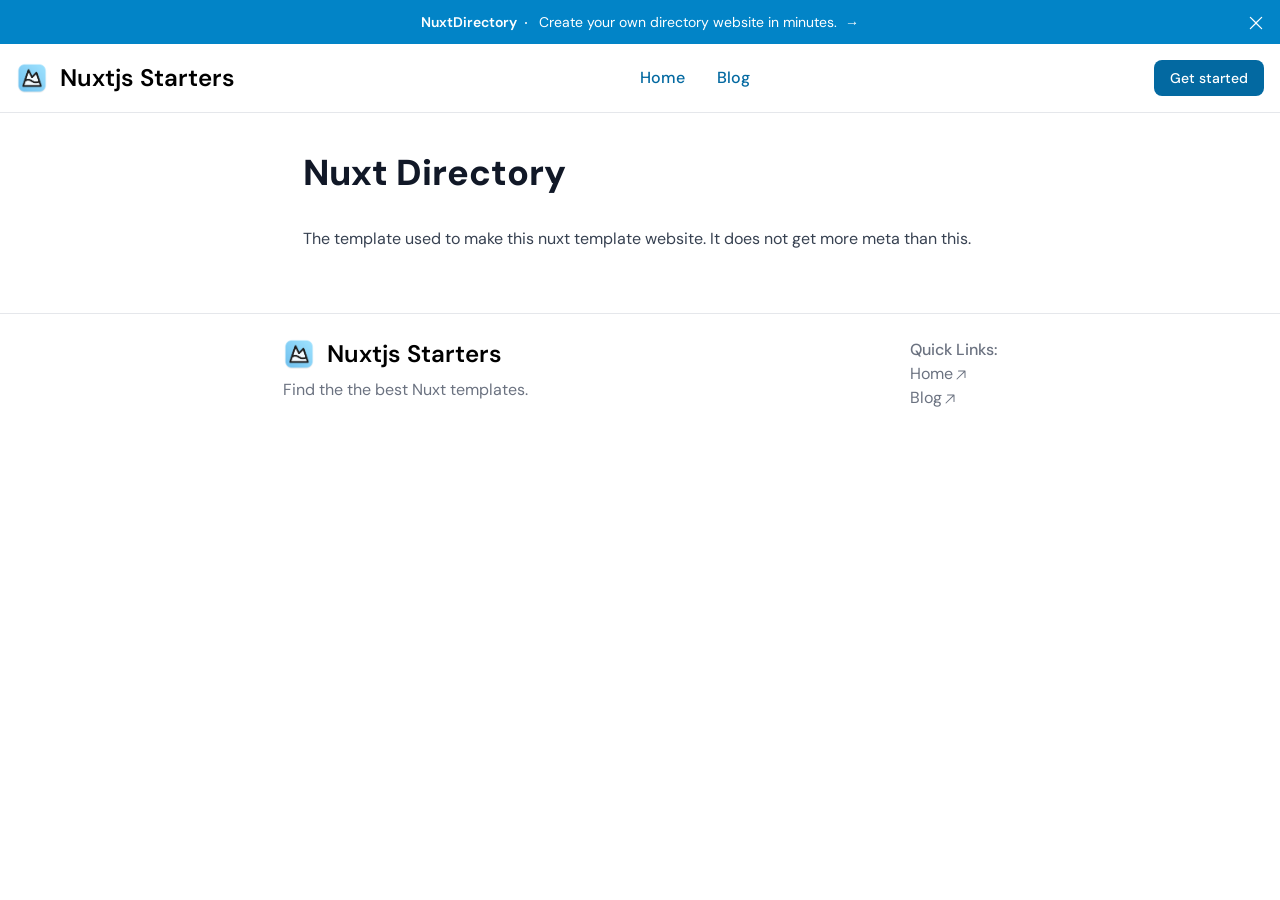
<file: board/nuxt-directory/index.html>
<!DOCTYPE html><html  data-capo=""><head><meta charset="utf-8">
<meta name="viewport" content="width=device-width, initial-scale=1">
<title>Nuxt Directory</title>
<style>/*! tailwindcss v3.4.4 | MIT License | https://tailwindcss.com*/*,:after,:before{border:0 solid #e5e7eb;box-sizing:border-box}:after,:before{--tw-content:""}:host,html{line-height:1.5;-webkit-text-size-adjust:100%;font-family:ui-sans-serif,system-ui,sans-serif,Apple Color Emoji,Segoe UI Emoji,Segoe UI Symbol,Noto Color Emoji;font-feature-settings:normal;font-variation-settings:normal;tab-size:4;-webkit-tap-highlight-color:transparent}body{line-height:inherit;margin:0}hr{border-top-width:1px;color:inherit;height:0}abbr:where([title]){-webkit-text-decoration:underline dotted;text-decoration:underline dotted}h1,h2,h3,h4,h5,h6{font-size:inherit;font-weight:inherit}a{color:inherit;text-decoration:inherit}b,strong{font-weight:bolder}code,kbd,pre,samp{font-family:ui-monospace,SFMono-Regular,Menlo,Monaco,Consolas,Liberation Mono,Courier New,monospace;font-feature-settings:normal;font-size:1em;font-variation-settings:normal}small{font-size:80%}sub,sup{font-size:75%;line-height:0;position:relative;vertical-align:initial}sub{bottom:-.25em}sup{top:-.5em}table{border-collapse:collapse;border-color:inherit;text-indent:0}button,input,optgroup,select,textarea{color:inherit;font-family:inherit;font-feature-settings:inherit;font-size:100%;font-variation-settings:inherit;font-weight:inherit;letter-spacing:inherit;line-height:inherit;margin:0;padding:0}button,select{text-transform:none}button,input:where([type=button]),input:where([type=reset]),input:where([type=submit]){-webkit-appearance:button;background-color:initial;background-image:none}:-moz-focusring{outline:auto}:-moz-ui-invalid{box-shadow:none}progress{vertical-align:initial}::-webkit-inner-spin-button,::-webkit-outer-spin-button{height:auto}[type=search]{-webkit-appearance:textfield;outline-offset:-2px}::-webkit-search-decoration{-webkit-appearance:none}::-webkit-file-upload-button{-webkit-appearance:button;font:inherit}summary{display:list-item}blockquote,dd,dl,figure,h1,h2,h3,h4,h5,h6,hr,p,pre{margin:0}fieldset{margin:0}fieldset,legend{padding:0}menu,ol,ul{list-style:none;margin:0;padding:0}dialog{padding:0}textarea{resize:vertical}input::placeholder,textarea::placeholder{color:#9ca3af;opacity:1}[role=button],button{cursor:pointer}:disabled{cursor:default}audio,canvas,embed,iframe,img,object,svg,video{display:block;vertical-align:middle}img,video{height:auto;max-width:100%}[hidden]{display:none}[multiple],[type=date],[type=datetime-local],[type=email],[type=month],[type=number],[type=password],[type=search],[type=tel],[type=text],[type=time],[type=url],[type=week],input:where(:not([type])),select,textarea{appearance:none;background-color:#fff;border-color:#6b7280;border-radius:0;border-width:1px;font-size:1rem;line-height:1.5rem;padding:.5rem .75rem;--tw-shadow:0 0 #0000}[multiple]:focus,[type=date]:focus,[type=datetime-local]:focus,[type=email]:focus,[type=month]:focus,[type=number]:focus,[type=password]:focus,[type=search]:focus,[type=tel]:focus,[type=text]:focus,[type=time]:focus,[type=url]:focus,[type=week]:focus,input:where(:not([type])):focus,select:focus,textarea:focus{outline:2px solid #0000;outline-offset:2px;--tw-ring-inset:var(--tw-empty,/*!*/ /*!*/);--tw-ring-offset-width:0px;--tw-ring-offset-color:#fff;--tw-ring-color:#2563eb;--tw-ring-offset-shadow:var(--tw-ring-inset) 0 0 0 var(--tw-ring-offset-width) var(--tw-ring-offset-color);--tw-ring-shadow:var(--tw-ring-inset) 0 0 0 calc(1px + var(--tw-ring-offset-width)) var(--tw-ring-color);border-color:#2563eb;box-shadow:var(--tw-ring-offset-shadow),var(--tw-ring-shadow),var(--tw-shadow)}input::placeholder,textarea::placeholder{color:#6b7280;opacity:1}::-webkit-datetime-edit-fields-wrapper{padding:0}::-webkit-date-and-time-value{min-height:1.5em;text-align:inherit}::-webkit-datetime-edit{display:inline-flex}::-webkit-datetime-edit,::-webkit-datetime-edit-day-field,::-webkit-datetime-edit-hour-field,::-webkit-datetime-edit-meridiem-field,::-webkit-datetime-edit-millisecond-field,::-webkit-datetime-edit-minute-field,::-webkit-datetime-edit-month-field,::-webkit-datetime-edit-second-field,::-webkit-datetime-edit-year-field{padding-bottom:0;padding-top:0}select{background-image:url("data:image/svg+xml;charset=utf-8,%3Csvg xmlns='http://www.w3.org/2000/svg' fill='none' viewBox='0 0 20 20'%3E%3Cpath stroke='%236b7280' stroke-linecap='round' stroke-linejoin='round' stroke-width='1.5' d='m6 8 4 4 4-4'/%3E%3C/svg%3E");background-position:right .5rem center;background-repeat:no-repeat;background-size:1.5em 1.5em;padding-right:2.5rem;-webkit-print-color-adjust:exact;print-color-adjust:exact}[multiple],[size]:where(select:not([size="1"])){background-image:none;background-position:0 0;background-repeat:unset;background-size:initial;padding-right:.75rem;-webkit-print-color-adjust:unset;print-color-adjust:unset}[type=checkbox],[type=radio]{appearance:none;background-color:#fff;background-origin:border-box;border-color:#6b7280;border-width:1px;color:#2563eb;display:inline-block;flex-shrink:0;height:1rem;padding:0;-webkit-print-color-adjust:exact;print-color-adjust:exact;-webkit-user-select:none;user-select:none;vertical-align:middle;width:1rem;--tw-shadow:0 0 #0000}[type=checkbox]{border-radius:0}[type=radio]{border-radius:100%}[type=checkbox]:focus,[type=radio]:focus{outline:2px solid #0000;outline-offset:2px;--tw-ring-inset:var(--tw-empty,/*!*/ /*!*/);--tw-ring-offset-width:2px;--tw-ring-offset-color:#fff;--tw-ring-color:#2563eb;--tw-ring-offset-shadow:var(--tw-ring-inset) 0 0 0 var(--tw-ring-offset-width) var(--tw-ring-offset-color);--tw-ring-shadow:var(--tw-ring-inset) 0 0 0 calc(2px + var(--tw-ring-offset-width)) var(--tw-ring-color);box-shadow:var(--tw-ring-offset-shadow),var(--tw-ring-shadow),var(--tw-shadow)}[type=checkbox]:checked,[type=radio]:checked{background-color:currentColor;background-position:50%;background-repeat:no-repeat;background-size:100% 100%;border-color:#0000}[type=checkbox]:checked{background-image:url("data:image/svg+xml;charset=utf-8,%3Csvg xmlns='http://www.w3.org/2000/svg' fill='%23fff' viewBox='0 0 16 16'%3E%3Cpath d='M12.207 4.793a1 1 0 0 1 0 1.414l-5 5a1 1 0 0 1-1.414 0l-2-2a1 1 0 0 1 1.414-1.414L6.5 9.086l4.293-4.293a1 1 0 0 1 1.414 0'/%3E%3C/svg%3E")}@media (forced-colors:active) {[type=checkbox]:checked{appearance:auto}}[type=radio]:checked{background-image:url("data:image/svg+xml;charset=utf-8,%3Csvg xmlns='http://www.w3.org/2000/svg' fill='%23fff' viewBox='0 0 16 16'%3E%3Ccircle cx='8' cy='8' r='3'/%3E%3C/svg%3E")}@media (forced-colors:active) {[type=radio]:checked{appearance:auto}}[type=checkbox]:checked:focus,[type=checkbox]:checked:hover,[type=checkbox]:indeterminate,[type=radio]:checked:focus,[type=radio]:checked:hover{background-color:currentColor;border-color:#0000}[type=checkbox]:indeterminate{background-image:url("data:image/svg+xml;charset=utf-8,%3Csvg xmlns='http://www.w3.org/2000/svg' fill='none' viewBox='0 0 16 16'%3E%3Cpath stroke='%23fff' stroke-linecap='round' stroke-linejoin='round' stroke-width='2' d='M4 8h8'/%3E%3C/svg%3E");background-position:50%;background-repeat:no-repeat;background-size:100% 100%}@media (forced-colors:active) {[type=checkbox]:indeterminate{appearance:auto}}[type=checkbox]:indeterminate:focus,[type=checkbox]:indeterminate:hover{background-color:currentColor;border-color:#0000}[type=file]{background:unset;border-color:inherit;border-radius:0;border-width:0;font-size:unset;line-height:inherit;padding:0}[type=file]:focus{outline:1px solid ButtonText;outline:1px auto -webkit-focus-ring-color}*,::backdrop,:after,:before{--tw-border-spacing-x:0;--tw-border-spacing-y:0;--tw-translate-x:0;--tw-translate-y:0;--tw-rotate:0;--tw-skew-x:0;--tw-skew-y:0;--tw-scale-x:1;--tw-scale-y:1;--tw-pan-x: ;--tw-pan-y: ;--tw-pinch-zoom: ;--tw-scroll-snap-strictness:proximity;--tw-gradient-from-position: ;--tw-gradient-via-position: ;--tw-gradient-to-position: ;--tw-ordinal: ;--tw-slashed-zero: ;--tw-numeric-figure: ;--tw-numeric-spacing: ;--tw-numeric-fraction: ;--tw-ring-inset: ;--tw-ring-offset-width:0px;--tw-ring-offset-color:#fff;--tw-ring-color:#3b82f680;--tw-ring-offset-shadow:0 0 #0000;--tw-ring-shadow:0 0 #0000;--tw-shadow:0 0 #0000;--tw-shadow-colored:0 0 #0000;--tw-blur: ;--tw-brightness: ;--tw-contrast: ;--tw-grayscale: ;--tw-hue-rotate: ;--tw-invert: ;--tw-saturate: ;--tw-sepia: ;--tw-drop-shadow: ;--tw-backdrop-blur: ;--tw-backdrop-brightness: ;--tw-backdrop-contrast: ;--tw-backdrop-grayscale: ;--tw-backdrop-hue-rotate: ;--tw-backdrop-invert: ;--tw-backdrop-opacity: ;--tw-backdrop-saturate: ;--tw-backdrop-sepia: ;--tw-contain-size: ;--tw-contain-layout: ;--tw-contain-paint: ;--tw-contain-style: }.prose{color:var(--tw-prose-body);max-width:65ch}.prose :where(p):not(:where([class~=not-prose],[class~=not-prose] *)){margin-bottom:1.25em;margin-top:1.25em}.prose :where([class~=lead]):not(:where([class~=not-prose],[class~=not-prose] *)){color:var(--tw-prose-lead);font-size:1.25em;line-height:1.6;margin-bottom:1.2em;margin-top:1.2em}.prose :where(a):not(:where([class~=not-prose],[class~=not-prose] *)){color:var(--tw-prose-links);font-weight:500;text-decoration:underline}.prose :where(strong):not(:where([class~=not-prose],[class~=not-prose] *)){color:var(--tw-prose-bold);font-weight:600}.prose :where(a strong):not(:where([class~=not-prose],[class~=not-prose] *)){color:inherit}.prose :where(blockquote strong):not(:where([class~=not-prose],[class~=not-prose] *)){color:inherit}.prose :where(thead th strong):not(:where([class~=not-prose],[class~=not-prose] *)){color:inherit}.prose :where(ol):not(:where([class~=not-prose],[class~=not-prose] *)){list-style-type:decimal;margin-bottom:1.25em;margin-top:1.25em;padding-inline-start:1.625em}.prose :where(ol[type=A]):not(:where([class~=not-prose],[class~=not-prose] *)){list-style-type:upper-alpha}.prose :where(ol[type=a]):not(:where([class~=not-prose],[class~=not-prose] *)){list-style-type:lower-alpha}.prose :where(ol[type=A s]):not(:where([class~=not-prose],[class~=not-prose] *)){list-style-type:upper-alpha}.prose :where(ol[type=a s]):not(:where([class~=not-prose],[class~=not-prose] *)){list-style-type:lower-alpha}.prose :where(ol[type=I]):not(:where([class~=not-prose],[class~=not-prose] *)){list-style-type:upper-roman}.prose :where(ol[type=i]):not(:where([class~=not-prose],[class~=not-prose] *)){list-style-type:lower-roman}.prose :where(ol[type=I s]):not(:where([class~=not-prose],[class~=not-prose] *)){list-style-type:upper-roman}.prose :where(ol[type=i s]):not(:where([class~=not-prose],[class~=not-prose] *)){list-style-type:lower-roman}.prose :where(ol[type="1"]):not(:where([class~=not-prose],[class~=not-prose] *)){list-style-type:decimal}.prose :where(ul):not(:where([class~=not-prose],[class~=not-prose] *)){list-style-type:disc;margin-bottom:1.25em;margin-top:1.25em;padding-inline-start:1.625em}.prose :where(ol>li):not(:where([class~=not-prose],[class~=not-prose] *))::marker{color:var(--tw-prose-counters);font-weight:400}.prose :where(ul>li):not(:where([class~=not-prose],[class~=not-prose] *))::marker{color:var(--tw-prose-bullets)}.prose :where(dt):not(:where([class~=not-prose],[class~=not-prose] *)){color:var(--tw-prose-headings);font-weight:600;margin-top:1.25em}.prose :where(hr):not(:where([class~=not-prose],[class~=not-prose] *)){border-color:var(--tw-prose-hr);border-top-width:1px;margin-bottom:3em;margin-top:3em}.prose :where(blockquote):not(:where([class~=not-prose],[class~=not-prose] *)){border-inline-start-color:var(--tw-prose-quote-borders);border-inline-start-width:.25rem;color:var(--tw-prose-quotes);font-style:italic;font-weight:500;margin-bottom:1.6em;margin-top:1.6em;padding-inline-start:1em;quotes:"\201C""\201D""\2018""\2019"}.prose :where(blockquote p:first-of-type):not(:where([class~=not-prose],[class~=not-prose] *)):before{content:open-quote}.prose :where(blockquote p:last-of-type):not(:where([class~=not-prose],[class~=not-prose] *)):after{content:close-quote}.prose :where(h1):not(:where([class~=not-prose],[class~=not-prose] *)){color:var(--tw-prose-headings);font-size:2.25em;font-weight:800;line-height:1.1111111;margin-bottom:.8888889em;margin-top:0}.prose :where(h1 strong):not(:where([class~=not-prose],[class~=not-prose] *)){color:inherit;font-weight:900}.prose :where(h2):not(:where([class~=not-prose],[class~=not-prose] *)){color:var(--tw-prose-headings);font-size:1.5em;font-weight:700;line-height:1.3333333;margin-bottom:1em;margin-top:2em}.prose :where(h2 strong):not(:where([class~=not-prose],[class~=not-prose] *)){color:inherit;font-weight:800}.prose :where(h3):not(:where([class~=not-prose],[class~=not-prose] *)){color:var(--tw-prose-headings);font-size:1.25em;font-weight:600;line-height:1.6;margin-bottom:.6em;margin-top:1.6em}.prose :where(h3 strong):not(:where([class~=not-prose],[class~=not-prose] *)){color:inherit;font-weight:700}.prose :where(h4):not(:where([class~=not-prose],[class~=not-prose] *)){color:var(--tw-prose-headings);font-weight:600;line-height:1.5;margin-bottom:.5em;margin-top:1.5em}.prose :where(h4 strong):not(:where([class~=not-prose],[class~=not-prose] *)){color:inherit;font-weight:700}.prose :where(img):not(:where([class~=not-prose],[class~=not-prose] *)){margin-bottom:2em;margin-top:2em}.prose :where(picture):not(:where([class~=not-prose],[class~=not-prose] *)){display:block;margin-bottom:2em;margin-top:2em}.prose :where(video):not(:where([class~=not-prose],[class~=not-prose] *)){margin-bottom:2em;margin-top:2em}.prose :where(kbd):not(:where([class~=not-prose],[class~=not-prose] *)){border-radius:.3125rem;box-shadow:0 0 0 1px rgb(var(--tw-prose-kbd-shadows)/10%),0 3px 0 rgb(var(--tw-prose-kbd-shadows)/10%);color:var(--tw-prose-kbd);font-family:inherit;font-size:.875em;font-weight:500;padding-inline-end:.375em;padding-bottom:.1875em;padding-top:.1875em;padding-inline-start:.375em}.prose :where(code):not(:where([class~=not-prose],[class~=not-prose] *)){color:var(--tw-prose-code);font-size:.875em;font-weight:600}.prose :where(code):not(:where([class~=not-prose],[class~=not-prose] *)):before{content:"`"}.prose :where(code):not(:where([class~=not-prose],[class~=not-prose] *)):after{content:"`"}.prose :where(a code):not(:where([class~=not-prose],[class~=not-prose] *)){color:inherit}.prose :where(h1 code):not(:where([class~=not-prose],[class~=not-prose] *)){color:inherit}.prose :where(h2 code):not(:where([class~=not-prose],[class~=not-prose] *)){color:inherit;font-size:.875em}.prose :where(h3 code):not(:where([class~=not-prose],[class~=not-prose] *)){color:inherit;font-size:.9em}.prose :where(h4 code):not(:where([class~=not-prose],[class~=not-prose] *)){color:inherit}.prose :where(blockquote code):not(:where([class~=not-prose],[class~=not-prose] *)){color:inherit}.prose :where(thead th code):not(:where([class~=not-prose],[class~=not-prose] *)){color:inherit}.prose :where(pre):not(:where([class~=not-prose],[class~=not-prose] *)){background-color:var(--tw-prose-pre-bg);border-radius:.375rem;color:var(--tw-prose-pre-code);font-size:.875em;font-weight:400;line-height:1.7142857;margin-bottom:1.7142857em;margin-top:1.7142857em;overflow-x:auto;padding-inline-end:1.1428571em;padding-bottom:.8571429em;padding-top:.8571429em;padding-inline-start:1.1428571em}.prose :where(pre code):not(:where([class~=not-prose],[class~=not-prose] *)){background-color:initial;border-radius:0;border-width:0;color:inherit;font-family:inherit;font-size:inherit;font-weight:inherit;line-height:inherit;padding:0}.prose :where(pre code):not(:where([class~=not-prose],[class~=not-prose] *)):before{content:none}.prose :where(pre code):not(:where([class~=not-prose],[class~=not-prose] *)):after{content:none}.prose :where(table):not(:where([class~=not-prose],[class~=not-prose] *)){font-size:.875em;line-height:1.7142857;margin-bottom:2em;margin-top:2em;table-layout:auto;text-align:start;width:100%}.prose :where(thead):not(:where([class~=not-prose],[class~=not-prose] *)){border-bottom-color:var(--tw-prose-th-borders);border-bottom-width:1px}.prose :where(thead th):not(:where([class~=not-prose],[class~=not-prose] *)){color:var(--tw-prose-headings);font-weight:600;padding-inline-end:.5714286em;padding-bottom:.5714286em;padding-inline-start:.5714286em;vertical-align:bottom}.prose :where(tbody tr):not(:where([class~=not-prose],[class~=not-prose] *)){border-bottom-color:var(--tw-prose-td-borders);border-bottom-width:1px}.prose :where(tbody tr:last-child):not(:where([class~=not-prose],[class~=not-prose] *)){border-bottom-width:0}.prose :where(tbody td):not(:where([class~=not-prose],[class~=not-prose] *)){vertical-align:initial}.prose :where(tfoot):not(:where([class~=not-prose],[class~=not-prose] *)){border-top-color:var(--tw-prose-th-borders);border-top-width:1px}.prose :where(tfoot td):not(:where([class~=not-prose],[class~=not-prose] *)){vertical-align:top}.prose :where(figure>*):not(:where([class~=not-prose],[class~=not-prose] *)){margin-bottom:0;margin-top:0}.prose :where(figcaption):not(:where([class~=not-prose],[class~=not-prose] *)){color:var(--tw-prose-captions);font-size:.875em;line-height:1.4285714;margin-top:.8571429em}.prose{--tw-prose-body:#374151;--tw-prose-headings:#111827;--tw-prose-lead:#4b5563;--tw-prose-links:#111827;--tw-prose-bold:#111827;--tw-prose-counters:#6b7280;--tw-prose-bullets:#d1d5db;--tw-prose-hr:#e5e7eb;--tw-prose-quotes:#111827;--tw-prose-quote-borders:#e5e7eb;--tw-prose-captions:#6b7280;--tw-prose-kbd:#111827;--tw-prose-kbd-shadows:17 24 39;--tw-prose-code:#111827;--tw-prose-pre-code:#e5e7eb;--tw-prose-pre-bg:#1f2937;--tw-prose-th-borders:#d1d5db;--tw-prose-td-borders:#e5e7eb;--tw-prose-invert-body:#d1d5db;--tw-prose-invert-headings:#fff;--tw-prose-invert-lead:#9ca3af;--tw-prose-invert-links:#fff;--tw-prose-invert-bold:#fff;--tw-prose-invert-counters:#9ca3af;--tw-prose-invert-bullets:#4b5563;--tw-prose-invert-hr:#374151;--tw-prose-invert-quotes:#f3f4f6;--tw-prose-invert-quote-borders:#374151;--tw-prose-invert-captions:#9ca3af;--tw-prose-invert-kbd:#fff;--tw-prose-invert-kbd-shadows:255 255 255;--tw-prose-invert-code:#fff;--tw-prose-invert-pre-code:#d1d5db;--tw-prose-invert-pre-bg:#00000080;--tw-prose-invert-th-borders:#4b5563;--tw-prose-invert-td-borders:#374151;font-size:1rem;line-height:1.75}.prose :where(picture>img):not(:where([class~=not-prose],[class~=not-prose] *)){margin-bottom:0;margin-top:0}.prose :where(li):not(:where([class~=not-prose],[class~=not-prose] *)){margin-bottom:.5em;margin-top:.5em}.prose :where(ol>li):not(:where([class~=not-prose],[class~=not-prose] *)){padding-inline-start:.375em}.prose :where(ul>li):not(:where([class~=not-prose],[class~=not-prose] *)){padding-inline-start:.375em}.prose :where(.prose>ul>li p):not(:where([class~=not-prose],[class~=not-prose] *)){margin-bottom:.75em;margin-top:.75em}.prose :where(.prose>ul>li>p:first-child):not(:where([class~=not-prose],[class~=not-prose] *)){margin-top:1.25em}.prose :where(.prose>ul>li>p:last-child):not(:where([class~=not-prose],[class~=not-prose] *)){margin-bottom:1.25em}.prose :where(.prose>ol>li>p:first-child):not(:where([class~=not-prose],[class~=not-prose] *)){margin-top:1.25em}.prose :where(.prose>ol>li>p:last-child):not(:where([class~=not-prose],[class~=not-prose] *)){margin-bottom:1.25em}.prose :where(ul ul,ul ol,ol ul,ol ol):not(:where([class~=not-prose],[class~=not-prose] *)){margin-bottom:.75em;margin-top:.75em}.prose :where(dl):not(:where([class~=not-prose],[class~=not-prose] *)){margin-bottom:1.25em;margin-top:1.25em}.prose :where(dd):not(:where([class~=not-prose],[class~=not-prose] *)){margin-top:.5em;padding-inline-start:1.625em}.prose :where(hr+*):not(:where([class~=not-prose],[class~=not-prose] *)){margin-top:0}.prose :where(h2+*):not(:where([class~=not-prose],[class~=not-prose] *)){margin-top:0}.prose :where(h3+*):not(:where([class~=not-prose],[class~=not-prose] *)){margin-top:0}.prose :where(h4+*):not(:where([class~=not-prose],[class~=not-prose] *)){margin-top:0}.prose :where(thead th:first-child):not(:where([class~=not-prose],[class~=not-prose] *)){padding-inline-start:0}.prose :where(thead th:last-child):not(:where([class~=not-prose],[class~=not-prose] *)){padding-inline-end:0}.prose :where(tbody td,tfoot td):not(:where([class~=not-prose],[class~=not-prose] *)){padding-inline-end:.5714286em;padding-bottom:.5714286em;padding-top:.5714286em;padding-inline-start:.5714286em}.prose :where(tbody td:first-child,tfoot td:first-child):not(:where([class~=not-prose],[class~=not-prose] *)){padding-inline-start:0}.prose :where(tbody td:last-child,tfoot td:last-child):not(:where([class~=not-prose],[class~=not-prose] *)){padding-inline-end:0}.prose :where(figure):not(:where([class~=not-prose],[class~=not-prose] *)){margin-bottom:2em;margin-top:2em}.prose :where(.prose>:first-child):not(:where([class~=not-prose],[class~=not-prose] *)){margin-top:0}.prose :where(.prose>:last-child):not(:where([class~=not-prose],[class~=not-prose] *)){margin-bottom:0}.sr-only{height:1px;margin:-1px;overflow:hidden;padding:0;position:absolute;width:1px;clip:rect(0,0,0,0);border-width:0;white-space:nowrap}.absolute{position:absolute}.relative{position:relative}.inset-y-0{bottom:0;top:0}.-top-3{top:-.75rem}.-top-4{top:-1rem}.left-0{left:0}.right-0{right:0}.start-0{inset-inline-start:0}.z-20{z-index:20}.-m-3{margin:-.75rem}.m-0{margin:0}.mx-2{margin-left:.5rem;margin-right:.5rem}.mx-auto{margin-left:auto;margin-right:auto}.-ml-0{margin-left:0}.-ml-0\.5{margin-left:-.125rem}.mb-10{margin-bottom:2.5rem}.mt-4{margin-top:1rem}.block{display:block}.inline{display:inline}.flex{display:flex}.inline-flex{display:inline-flex}.grid{display:grid}.hidden{display:none}.h-0{height:0}.h-0\.5{height:.125rem}.h-10{height:2.5rem}.h-5{height:1.25rem}.h-6{height:1.5rem}.h-8{height:2rem}.max-h-64{max-height:16rem}.w-0{width:0}.w-0\.5{width:.125rem}.w-10{width:2.5rem}.w-5{width:1.25rem}.w-6{width:1.5rem}.w-full{width:100%}.max-w-3xl{max-width:48rem}.max-w-none{max-width:none}.max-w-prose{max-width:65ch}.max-w-screen-xl{max-width:1280px}.flex-1{flex:1 1 0%}.grid-cols-4{grid-template-columns:repeat(4,minmax(0,1fr))}.flex-col{flex-direction:column}.flex-wrap{flex-wrap:wrap}.items-start{align-items:flex-start}.items-center{align-items:center}.justify-end{justify-content:flex-end}.justify-center{justify-content:center}.justify-between{justify-content:space-between}.gap-10{gap:2.5rem}.gap-2{gap:.5rem}.gap-4{gap:1rem}.gap-8{gap:2rem}.gap-x-2{column-gap:.5rem}.gap-x-6{column-gap:1.5rem}.space-x-3>:not([hidden])~:not([hidden]){--tw-space-x-reverse:0;margin-left:calc(.75rem*(1 - var(--tw-space-x-reverse)));margin-right:calc(.75rem*var(--tw-space-x-reverse))}.space-y-2>:not([hidden])~:not([hidden]){--tw-space-y-reverse:0;margin-bottom:calc(.5rem*var(--tw-space-y-reverse));margin-top:calc(.5rem*(1 - var(--tw-space-y-reverse)))}.self-center{align-self:center}.whitespace-nowrap{white-space:nowrap}.rounded{border-radius:.25rem}.rounded-full{border-radius:9999px}.rounded-lg{border-radius:.5rem}.rounded-md{border-radius:.375rem}.border{border-width:1px}.border-0{border-width:0}.border-2{border-width:2px}.border-b{border-bottom-width:1px}.border-t{border-top-width:1px}.border-dashed{border-style:dashed}.border-blue-500{--tw-border-opacity:1;border-color:rgb(59 130 246/var(--tw-border-opacity))}.border-gray-100{--tw-border-opacity:1;border-color:rgb(243 244 246/var(--tw-border-opacity))}.border-gray-200{--tw-border-opacity:1;border-color:rgb(229 231 235/var(--tw-border-opacity))}.border-gray-300{--tw-border-opacity:1;border-color:rgb(209 213 219/var(--tw-border-opacity))}.bg-blue-600{--tw-bg-opacity:1;background-color:rgb(37 99 235/var(--tw-bg-opacity))}.bg-blue-600\/10{background-color:#2563eb1a}.bg-gray-100{--tw-bg-opacity:1;background-color:rgb(243 244 246/var(--tw-bg-opacity))}.bg-gray-50{--tw-bg-opacity:1;background-color:rgb(249 250 251/var(--tw-bg-opacity))}.bg-indigo-600{--tw-bg-opacity:1;background-color:rgb(79 70 229/var(--tw-bg-opacity))}.bg-primary-600{--tw-bg-opacity:1;background-color:rgb(2 132 199/var(--tw-bg-opacity))}.bg-primary-700{--tw-bg-opacity:1;background-color:rgb(3 105 161/var(--tw-bg-opacity))}.bg-white{--tw-bg-opacity:1;background-color:rgb(255 255 255/var(--tw-bg-opacity))}.fill-current{fill:currentColor}.p-0{padding:0}.p-2{padding:.5rem}.p-3{padding:.75rem}.p-4{padding:1rem}.p-6{padding:1.5rem}.px-1{padding-left:.25rem;padding-right:.25rem}.px-1\.5{padding-left:.375rem;padding-right:.375rem}.px-2{padding-left:.5rem;padding-right:.5rem}.px-3{padding-left:.75rem;padding-right:.75rem}.px-3\.5{padding-left:.875rem;padding-right:.875rem}.px-4{padding-left:1rem;padding-right:1rem}.px-5{padding-left:1.25rem;padding-right:1.25rem}.px-6{padding-left:1.5rem;padding-right:1.5rem}.py-0{padding-bottom:0;padding-top:0}.py-0\.5{padding-bottom:.125rem;padding-top:.125rem}.py-1{padding-bottom:.25rem;padding-top:.25rem}.py-1\.5{padding-bottom:.375rem;padding-top:.375rem}.py-10{padding-bottom:2.5rem;padding-top:2.5rem}.py-2{padding-bottom:.5rem;padding-top:.5rem}.py-2\.5{padding-bottom:.625rem;padding-top:.625rem}.py-6{padding-bottom:1.5rem;padding-top:1.5rem}.pb-10{padding-bottom:2.5rem}.pb-20{padding-bottom:5rem}.pr-1{padding-right:.25rem}.pr-1\.5{padding-right:.375rem}.pr-14{padding-right:3.5rem}.pt-20{padding-top:5rem}.text-center{text-align:center}.font-display{font-family:DM Sans}.font-sans{font-family:ui-sans-serif,system-ui,sans-serif,Apple Color Emoji,Segoe UI Emoji,Segoe UI Symbol,Noto Color Emoji}.text-2xl{font-size:1.5rem;line-height:2rem}.text-sm{font-size:.875rem;line-height:1.25rem}.text-xs{font-size:.75rem;line-height:1rem}.font-medium{font-weight:500}.font-semibold{font-weight:600}.leading-6{line-height:1.5rem}.text-blue-500{--tw-text-opacity:1;color:rgb(59 130 246/var(--tw-text-opacity))}.text-gray-400{--tw-text-opacity:1;color:rgb(156 163 175/var(--tw-text-opacity))}.text-gray-500{--tw-text-opacity:1;color:rgb(107 114 128/var(--tw-text-opacity))}.text-gray-600{--tw-text-opacity:1;color:rgb(75 85 99/var(--tw-text-opacity))}.text-gray-900{--tw-text-opacity:1;color:rgb(17 24 39/var(--tw-text-opacity))}.text-white{--tw-text-opacity:1;color:rgb(255 255 255/var(--tw-text-opacity))}.underline{text-decoration-line:underline}.decoration-primary-500{text-decoration-color:#0ea5e9}.decoration-primary-600{text-decoration-color:#0284c7}.underline-offset-4{text-underline-offset:4px}.opacity-0{opacity:0}.shadow-sm{--tw-shadow:0 1px 2px 0 #0000000d;--tw-shadow-colored:0 1px 2px 0 var(--tw-shadow-color);box-shadow:var(--tw-ring-offset-shadow,0 0 #0000),var(--tw-ring-shadow,0 0 #0000),var(--tw-shadow)}.ring-1{--tw-ring-offset-shadow:var(--tw-ring-inset) 0 0 0 var(--tw-ring-offset-width) var(--tw-ring-offset-color);--tw-ring-shadow:var(--tw-ring-inset) 0 0 0 calc(1px + var(--tw-ring-offset-width)) var(--tw-ring-color);box-shadow:var(--tw-ring-offset-shadow),var(--tw-ring-shadow),var(--tw-shadow,0 0 #0000)}.ring-inset{--tw-ring-inset:inset}.ring-gray-300{--tw-ring-opacity:1;--tw-ring-color:rgb(209 213 219/var(--tw-ring-opacity))}.ring-gray-500\/10{--tw-ring-color:#6b72801a}.filter{filter:var(--tw-blur) var(--tw-brightness) var(--tw-contrast) var(--tw-grayscale) var(--tw-hue-rotate) var(--tw-invert) var(--tw-saturate) var(--tw-sepia) var(--tw-drop-shadow)}.transition-opacity{transition-duration:.15s;transition-property:opacity;transition-timing-function:cubic-bezier(.4,0,.2,1)}.dark\:prose-invert:is(.dark *){--tw-prose-body:var(--tw-prose-invert-body);--tw-prose-headings:var(--tw-prose-invert-headings);--tw-prose-lead:var(--tw-prose-invert-lead);--tw-prose-links:var(--tw-prose-invert-links);--tw-prose-bold:var(--tw-prose-invert-bold);--tw-prose-counters:var(--tw-prose-invert-counters);--tw-prose-bullets:var(--tw-prose-invert-bullets);--tw-prose-hr:var(--tw-prose-invert-hr);--tw-prose-quotes:var(--tw-prose-invert-quotes);--tw-prose-quote-borders:var(--tw-prose-invert-quote-borders);--tw-prose-captions:var(--tw-prose-invert-captions);--tw-prose-kbd:var(--tw-prose-invert-kbd);--tw-prose-kbd-shadows:var(--tw-prose-invert-kbd-shadows);--tw-prose-code:var(--tw-prose-invert-code);--tw-prose-pre-code:var(--tw-prose-invert-pre-code);--tw-prose-pre-bg:var(--tw-prose-invert-pre-bg);--tw-prose-th-borders:var(--tw-prose-invert-th-borders);--tw-prose-td-borders:var(--tw-prose-invert-td-borders)}.placeholder\:text-gray-400::placeholder{--tw-text-opacity:1;color:rgb(156 163 175/var(--tw-text-opacity))}.hover\:bg-blue-500:hover{--tw-bg-opacity:1;background-color:rgb(59 130 246/var(--tw-bg-opacity))}.hover\:bg-gray-100:hover{--tw-bg-opacity:1;background-color:rgb(243 244 246/var(--tw-bg-opacity))}.hover\:bg-indigo-600:hover{--tw-bg-opacity:1;background-color:rgb(79 70 229/var(--tw-bg-opacity))}.hover\:bg-primary-600:hover{--tw-bg-opacity:1;background-color:rgb(2 132 199/var(--tw-bg-opacity))}.hover\:bg-primary-800:hover{--tw-bg-opacity:1;background-color:rgb(7 89 133/var(--tw-bg-opacity))}.hover\:underline:hover{text-decoration-line:underline}.focus\:outline-none:focus{outline:2px solid #0000;outline-offset:2px}.focus\:ring-2:focus{--tw-ring-offset-shadow:var(--tw-ring-inset) 0 0 0 var(--tw-ring-offset-width) var(--tw-ring-offset-color);--tw-ring-shadow:var(--tw-ring-inset) 0 0 0 calc(2px + var(--tw-ring-offset-width)) var(--tw-ring-color)}.focus\:ring-2:focus,.focus\:ring-4:focus{box-shadow:var(--tw-ring-offset-shadow),var(--tw-ring-shadow),var(--tw-shadow,0 0 #0000)}.focus\:ring-4:focus{--tw-ring-offset-shadow:var(--tw-ring-inset) 0 0 0 var(--tw-ring-offset-width) var(--tw-ring-offset-color);--tw-ring-shadow:var(--tw-ring-inset) 0 0 0 calc(4px + var(--tw-ring-offset-width)) var(--tw-ring-color)}.focus\:ring-inset:focus{--tw-ring-inset:inset}.focus\:ring-gray-200:focus{--tw-ring-opacity:1;--tw-ring-color:rgb(229 231 235/var(--tw-ring-opacity))}.focus\:ring-primary-300:focus{--tw-ring-opacity:1;--tw-ring-color:rgb(125 211 252/var(--tw-ring-opacity))}.focus\:ring-primary-600:focus{--tw-ring-opacity:1;--tw-ring-color:rgb(2 132 199/var(--tw-ring-opacity))}.focus-visible\:outline:focus-visible{outline-style:solid}.focus-visible\:outline-2:focus-visible{outline-width:2px}.focus-visible\:outline-offset-2:focus-visible{outline-offset:2px}.focus-visible\:outline-offset-\[-4px\]:focus-visible{outline-offset:-4px}.group:hover .group-hover\:border-primary-500{--tw-border-opacity:1;border-color:rgb(14 165 233/var(--tw-border-opacity))}.group:hover .group-hover\:opacity-100{opacity:1}.prose-a\:border-b :is(:where(a):not(:where([class~=not-prose],[class~=not-prose] *))){border-bottom-width:1px}.prose-a\:border-dashed :is(:where(a):not(:where([class~=not-prose],[class~=not-prose] *))){border-style:dashed}.prose-a\:font-normal :is(:where(a):not(:where([class~=not-prose],[class~=not-prose] *))){font-weight:400}.prose-a\:no-underline :is(:where(a):not(:where([class~=not-prose],[class~=not-prose] *))){text-decoration-line:none}.hover\:prose-a\:border-solid :is(:where(a):not(:where([class~=not-prose],[class~=not-prose] *))):hover{border-style:solid}.hover\:prose-a\:border-primary-400 :is(:where(a):not(:where([class~=not-prose],[class~=not-prose] *))):hover{--tw-border-opacity:1;border-color:rgb(56 189 248/var(--tw-border-opacity))}.hover\:prose-a\:text-primary-400 :is(:where(a):not(:where([class~=not-prose],[class~=not-prose] *))):hover{--tw-text-opacity:1;color:rgb(56 189 248/var(--tw-text-opacity))}.prose-pre\:bg-gray-100 :is(:where(pre):not(:where([class~=not-prose],[class~=not-prose] *))){--tw-bg-opacity:1;background-color:rgb(243 244 246/var(--tw-bg-opacity))}.dark\:border-gray-600:is(.dark *){--tw-border-opacity:1;border-color:rgb(75 85 99/var(--tw-border-opacity))}.dark\:border-gray-700:is(.dark *){--tw-border-opacity:1;border-color:rgb(55 65 81/var(--tw-border-opacity))}.dark\:bg-gray-800:is(.dark *){--tw-bg-opacity:1;background-color:rgb(31 41 55/var(--tw-bg-opacity))}.dark\:bg-gray-900:is(.dark *){--tw-bg-opacity:1;background-color:rgb(17 24 39/var(--tw-bg-opacity))}.dark\:bg-primary-600:is(.dark *){--tw-bg-opacity:1;background-color:rgb(2 132 199/var(--tw-bg-opacity))}.dark\:text-gray-400:is(.dark *){--tw-text-opacity:1;color:rgb(156 163 175/var(--tw-text-opacity))}.dark\:text-white:is(.dark *){--tw-text-opacity:1;color:rgb(255 255 255/var(--tw-text-opacity))}.dark\:hover\:bg-gray-700:hover:is(.dark *){--tw-bg-opacity:1;background-color:rgb(55 65 81/var(--tw-bg-opacity))}.dark\:hover\:bg-primary-700:hover:is(.dark *){--tw-bg-opacity:1;background-color:rgb(3 105 161/var(--tw-bg-opacity))}.dark\:focus\:ring-gray-600:focus:is(.dark *){--tw-ring-opacity:1;--tw-ring-color:rgb(75 85 99/var(--tw-ring-opacity))}.dark\:focus\:ring-primary-800:focus:is(.dark *){--tw-ring-opacity:1;--tw-ring-color:rgb(7 89 133/var(--tw-ring-opacity))}.dark\:prose-pre\:bg-gray-900 :is(:where(pre):not(:where([class~=not-prose],[class~=not-prose] *))):is(.dark *){--tw-bg-opacity:1;background-color:rgb(17 24 39/var(--tw-bg-opacity))}@media (min-width:640px){.sm\:px-3{padding-left:.75rem;padding-right:.75rem}.sm\:px-3\.5{padding-left:.875rem;padding-right:.875rem}.sm\:text-sm{font-size:.875rem;line-height:1.25rem}.sm\:leading-6{line-height:1.5rem}.sm\:before\:flex-1:before{content:var(--tw-content);flex:1 1 0%}}@media (min-width:768px){.md\:order-1{order:1}.md\:order-2{order:2}.md\:mt-0{margin-top:0}.md\:flex{display:flex}.md\:hidden{display:none}.md\:w-auto{width:auto}.md\:flex-row{flex-direction:row}.md\:space-x-0>:not([hidden])~:not([hidden]){--tw-space-x-reverse:0;margin-left:calc(0px*(1 - var(--tw-space-x-reverse)));margin-right:calc(0px*var(--tw-space-x-reverse))}.md\:space-x-8>:not([hidden])~:not([hidden]){--tw-space-x-reverse:0;margin-left:calc(2rem*(1 - var(--tw-space-x-reverse)));margin-right:calc(2rem*var(--tw-space-x-reverse))}.md\:border-0{border-width:0}.md\:bg-transparent{background-color:initial}.md\:bg-white{--tw-bg-opacity:1;background-color:rgb(255 255 255/var(--tw-bg-opacity))}.md\:p-0{padding:0}.md\:text-primary-700{--tw-text-opacity:1;color:rgb(3 105 161/var(--tw-text-opacity))}.md\:dark\:bg-gray-900:is(.dark *){--tw-bg-opacity:1;background-color:rgb(17 24 39/var(--tw-bg-opacity))}.md\:dark\:text-primary-500:is(.dark *){--tw-text-opacity:1;color:rgb(14 165 233/var(--tw-text-opacity))}}@media (min-width:1280px){.xl\:max-w-6xl{max-width:72rem}}.rtl\:space-x-reverse:where([dir=rtl],[dir=rtl] *)>:not([hidden])~:not([hidden]){--tw-space-x-reverse:1}</style>
<style>@font-face{font-display:swap;font-family:DM Sans;font-style:normal;font-weight:200 900;src:url(/_nuxt/DM_Sans-200_900-1.D1bw2c55.woff2) format("woff2");unicode-range:u+0100-02af,u+0304,u+0308,u+0329,u+1e00-1e9f,u+1ef2-1eff,u+2020,u+20a0-20ab,u+20ad-20c0,u+2113,u+2c60-2c7f,u+a720-a7ff}@font-face{font-display:swap;font-family:DM Sans;font-style:normal;font-weight:200 900;src:url(/_nuxt/DM_Sans-200_900-2.DeBecvsH.woff2) format("woff2");unicode-range:u+00??,u+0131,u+0152-0153,u+02bb-02bc,u+02c6,u+02da,u+02dc,u+0304,u+0308,u+0329,u+2000-206f,u+2074,u+20ac,u+2122,u+2191,u+2193,u+2212,u+2215,u+feff,u+fffd}</style>
<style>.icon[data-v-1ac4d401]{display:inline-block;vertical-align:middle}</style>
<link rel="stylesheet" href="/_nuxt/entry.XeIz5cGV.css">
<link rel="preload" as="fetch" crossorigin="anonymous" href="/board/nuxt-directory/_payload.json?0de6db53-e2be-46fd-91c7-275be2aa2998">
<link rel="modulepreload" as="script" crossorigin href="/_nuxt/Cud426ir.js">
<link rel="modulepreload" as="script" crossorigin href="/_nuxt/D5xBv_8G.js">
<link rel="modulepreload" as="script" crossorigin href="/_nuxt/f2qmnvNS.js">
<link rel="modulepreload" as="script" crossorigin href="/_nuxt/CJubQL3Z.js">
<link rel="modulepreload" as="script" crossorigin href="/_nuxt/BX9kBK_I.js">
<link rel="modulepreload" as="script" crossorigin href="/_nuxt/Dnd51l0P.js">
<link rel="modulepreload" as="script" crossorigin href="/_nuxt/CdeWbTow.js">
<link rel="modulepreload" as="script" crossorigin href="/_nuxt/Dt8Qzoo3.js">
<link rel="modulepreload" as="script" crossorigin href="/_nuxt/DOn9lfNA.js">
<link rel="modulepreload" as="script" crossorigin href="/_nuxt/D9eW7X9w.js">
<link rel="modulepreload" as="script" crossorigin href="/_nuxt/4C7WVsJH.js">
<link rel="modulepreload" as="script" crossorigin href="/_nuxt/DPhr-i19.js">
<link rel="modulepreload" as="script" crossorigin href="/_nuxt/DGb-2GvO.js">
<link rel="prefetch" as="script" crossorigin href="/_nuxt/CNScsvPQ.js">
<link rel="prefetch" as="script" crossorigin href="/_nuxt/DmbDhqTA.js">
<link rel="prefetch" as="style" href="/_nuxt/useStudio.mIlAkhLC.css">
<link rel="prefetch" as="script" crossorigin href="/_nuxt/4Llkfsvd.js">
<link rel="prefetch" as="script" crossorigin href="/_nuxt/C20kGZh7.js">
<link rel="prefetch" as="script" crossorigin href="/_nuxt/BpShDWvC.js">
<meta property="og:title" content="Nuxt Directory">
<meta name="description" content="The template used to make this nuxt template website. It does not get more meta than this.">
<meta property="og:description" content="The template used to make this nuxt template website. It does not get more meta than this.">
<script type="module" src="/_nuxt/Cud426ir.js" crossorigin></script></head><body><div id="__nuxt"><div class="font-display"><div style="" class="flex items-center gap-x-6 bg-primary-600 px-6 py-2.5 sm:px-3.5 sm:before:flex-1"><p class="text-sm leading-6 text-white"><a href="#"><strong class="font-semibold">NuxtDirectory</strong><svg viewBox="0 0 2 2" class="mx-2 inline h-0.5 w-0.5 fill-current" aria-hidden="true"><circle cx="1" cy="1" r="1"></circle></svg> Create your own directory website in minutes.  <span aria-hidden="true">→</span></a></p><div class="flex flex-1 justify-end"><button type="button" class="-m-3 p-3 focus-visible:outline-offset-[-4px]"><span class="sr-only">Dismiss</span><svg xmlns="http://www.w3.org/2000/svg" xmlns:xlink="http://www.w3.org/1999/xlink" aria-hidden="true" role="img" class="icon h-5 w-5 text-white" style="" width="1em" height="1em" viewBox="0 0 256 256" data-v-1ac4d401><path fill="currentColor" d="M205.66 194.34a8 8 0 0 1-11.32 11.32L128 139.31l-66.34 66.35a8 8 0 0 1-11.32-11.32L116.69 128L50.34 61.66a8 8 0 0 1 11.32-11.32L128 116.69l66.34-66.35a8 8 0 0 1 11.32 11.32L139.31 128Z"/></svg></button></div></div><nav class="bg-white dark:bg-gray-900 w-full z-20 start-0 border-b border-gray-200 dark:border-gray-600"><div class="max-w-screen-xl flex flex-wrap items-center justify-between mx-auto p-4"><a href="/" class="flex items-center space-x-3 rtl:space-x-reverse"><img src="/logo.png" class="h-8" alt="Nuxtjs Starters Logo"><span class="self-center text-2xl font-semibold whitespace-nowrap dark:text-white">Nuxtjs Starters</span></a><div class="flex md:order-2 space-x-3 md:space-x-0 rtl:space-x-reverse"><button type="button" class="text-white bg-primary-700 hover:bg-primary-800 focus:ring-4 focus:outline-none focus:ring-primary-300 font-medium rounded-lg text-sm px-4 py-2 text-center dark:bg-primary-600 dark:hover:bg-primary-700 dark:focus:ring-primary-800">Get started</button><button data-collapse-toggle="navbar-sticky" type="button" class="inline-flex items-center p-2 w-10 h-10 justify-center text-sm text-gray-500 rounded-lg md:hidden hover:bg-gray-100 focus:outline-none focus:ring-2 focus:ring-gray-200 dark:text-gray-400 dark:hover:bg-gray-700 dark:focus:ring-gray-600" aria-controls="navbar-sticky" aria-expanded="false"><span class="sr-only">Open main menu</span><svg class="w-5 h-5" aria-hidden="true" xmlns="http://www.w3.org/2000/svg" fill="none" viewBox="0 0 17 14"><path stroke="currentColor" stroke-linecap="round" stroke-linejoin="round" stroke-width="2" d="M1 1h15M1 7h15M1 13h15"></path></svg></button></div><div class="items-center justify-between hidden w-full md:flex md:w-auto md:order-1" id="navbar-sticky"><ul class="flex flex-col p-4 md:p-0 mt-4 font-medium border border-gray-100 rounded-lg bg-gray-50 md:space-x-8 rtl:space-x-reverse md:flex-row md:mt-0 md:border-0 md:bg-white dark:bg-gray-800 md:dark:bg-gray-900 dark:border-gray-700"><!--[--><li><a aria-current="page" href="/" class="block py-2 px-3 text-white bg-primary-700 rounded md:bg-transparent md:text-primary-700 md:p-0 md:dark:text-primary-500">Home</a></li><li><a aria-current="page" href="/blog" class="block py-2 px-3 text-white bg-primary-700 rounded md:bg-transparent md:text-primary-700 md:p-0 md:dark:text-primary-500">Blog</a></li><!--]--></ul></div></div></nav><!--[--><div class="document-driven-page"><div class="max-w-prose 2-xl:max-w-6xl px-5 py-10 mx-auto"><main class="max-w-none font-display prose dark:prose-invert prose-pre:bg-gray-100 dark:prose-pre:bg-gray-900 hover:prose-a:text-primary-400 prose-a:font-normal prose-a:no-underline prose-a:border-dashed prose-a:border-b hover:prose-a:border-solid hover:prose-a:border-primary-400"><!--[--><div><h1 id="nuxt-directory"><!--[-->Nuxt Directory<!--]--></h1><p><!--[-->The template used to make this nuxt template website. It does not get more meta than this.<!--]--></p></div><!--]--></main></div></div><!--]--><footer class="border-t"><div class="max-w-prose mx-auto py-6 flex justify-between"><div class="space-y-2"><a href="/" class="flex items-center space-x-3 rtl:space-x-reverse"><img src="/logo.png" class="h-8" alt="Nuxtjs Starters Logo"><span class="self-center text-2xl font-semibold whitespace-nowrap dark:text-white">Nuxtjs Starters</span></a><p class="text-gray-500">Find the the best Nuxt templates.</p><div><a></a></div></div><div><p class="text-gray-500 font-medium">Quick Links:</p><ul><!--[--><li class="text-gray-500 hover:underline decoration-primary-500"><a href="/" class="">Home</a><svg xmlns="http://www.w3.org/2000/svg" xmlns:xlink="http://www.w3.org/1999/xlink" aria-hidden="true" role="img" class="icon" style="" width="1em" height="1em" viewBox="0 0 256 256" data-v-1ac4d401><path fill="currentColor" d="M200 64v104a8 8 0 0 1-16 0V83.31L69.66 197.66a8 8 0 0 1-11.32-11.32L172.69 72H88a8 8 0 0 1 0-16h104a8 8 0 0 1 8 8"/></svg></li><li class="text-gray-500 hover:underline decoration-primary-500"><a href="/blog" class="">Blog</a><svg xmlns="http://www.w3.org/2000/svg" xmlns:xlink="http://www.w3.org/1999/xlink" aria-hidden="true" role="img" class="icon" style="" width="1em" height="1em" viewBox="0 0 256 256" data-v-1ac4d401><path fill="currentColor" d="M200 64v104a8 8 0 0 1-16 0V83.31L69.66 197.66a8 8 0 0 1-11.32-11.32L172.69 72H88a8 8 0 0 1 0-16h104a8 8 0 0 1 8 8"/></svg></li><!--]--></ul></div></div></footer></div></div><div id="teleports"></div><script type="application/json" id="__NUXT_DATA__" data-ssr="true" data-src="/board/nuxt-directory/_payload.json?0de6db53-e2be-46fd-91c7-275be2aa2998">[{"state":1,"once":103,"_errors":104,"serverRendered":95,"path":7,"prerenderedAt":106},["Reactive",2],{"$sdd-pages":3,"$sdd-surrounds":41,"$sdd-globals":62,"$sdd-navigation":64,"$sshowBanner":95,"$sicons":96},["ShallowRef",4],["ShallowReactive",5],{"/board/nuxt-directory":6},{"_path":7,"_dir":8,"_draft":9,"_partial":9,"_locale":10,"title":11,"description":12,"tags":13,"body":15,"_type":34,"_id":35,"_source":36,"_file":37,"_stem":38,"_extension":39,"layout":40},"/board/nuxt-directory","board",false,"","Nuxt Directory","The template used to make this nuxt template website. It does not get more meta than this.",[14],"markdown-based",{"type":16,"children":17,"toc":31},"root",[18,26],{"type":19,"tag":20,"props":21,"children":23},"element","h1",{"id":22},"nuxt-directory",[24],{"type":25,"value":11},"text",{"type":19,"tag":27,"props":28,"children":29},"p",{},[30],{"type":25,"value":12},{"title":10,"searchDepth":32,"depth":32,"links":33},2,[],"markdown","content:board:nuxt-directory.md","content","board/nuxt-directory.md","board/nuxt-directory","md","default",["ShallowRef",42],["ShallowReactive",43],{"/board/nuxt-directory":44},[45,54],{"_path":46,"_dir":8,"_draft":9,"_partial":9,"_locale":10,"title":47,"description":48,"tags":49,"_type":34,"_id":51,"_source":36,"_file":52,"_stem":53,"_extension":39},"/board/laravel-nuxt","Laravel Nuxt","Laravel and Nuxt.js boilerplate with ready-made authorization methods, image uploading with optimization, user roles, device management",[50],"SAAS","content:board:laravel-nuxt.md","board/laravel-nuxt.md","board/laravel-nuxt",{"_path":55,"_dir":8,"_draft":9,"_partial":9,"_locale":10,"title":56,"description":57,"tags":58,"_type":34,"_id":59,"_source":36,"_file":60,"_stem":61,"_extension":39},"/board/saas-pro","Nuxt UI Pro SaaS","Saas boilerplate made in nuxt using nuxt UI.",[50],"content:board:saas-pro.md","board/saas-pro.md","board/saas-pro",["ShallowRef",63],{},[65,74,93],{"title":66,"_path":67,"children":68,"layout":70},"Blog","/blog",[69,71],{"title":66,"_path":67,"layout":70},"wide",{"title":72,"_path":73},"SaaS article","/blog/test_article",{"title":75,"_path":76,"children":77},"Board","/board",[78,81,84,87,88,89,90],{"title":79,"_path":80},"Agency OS","/board/agency-os",{"title":82,"_path":83},"Nuxt Awesome Starter","/board/awesome-starter",{"title":85,"_path":86},"Nuxt UI Pro Dashboard","/board/dashboard-pro",{"title":47,"_path":46},{"title":11,"_path":7},{"title":56,"_path":55},{"title":91,"_path":92},"Supastarter","/board/supastarter",{"title":10,"_path":94,"layout":70},"/",true,{"ph:x":97,"ph:arrow-up-right":101},{"left":98,"top":98,"width":99,"height":99,"rotate":98,"vFlip":9,"hFlip":9,"body":100},0,256,"\u003Cpath fill=\"currentColor\" d=\"M205.66 194.34a8 8 0 0 1-11.32 11.32L128 139.31l-66.34 66.35a8 8 0 0 1-11.32-11.32L116.69 128L50.34 61.66a8 8 0 0 1 11.32-11.32L128 116.69l66.34-66.35a8 8 0 0 1 11.32 11.32L139.31 128Z\"/>",{"left":98,"top":98,"width":99,"height":99,"rotate":98,"vFlip":9,"hFlip":9,"body":102},"\u003Cpath fill=\"currentColor\" d=\"M200 64v104a8 8 0 0 1-16 0V83.31L69.66 197.66a8 8 0 0 1-11.32-11.32L172.69 72H88a8 8 0 0 1 0-16h104a8 8 0 0 1 8 8\"/>",["Set"],["ShallowReactive",105],{},1719862313514]</script>
<script>window.__NUXT__={};window.__NUXT__.config={public:{studio:{apiURL:"https://api.nuxt.studio",iframeMessagingAllowedOrigins:""},mdc:{components:{prose:true,map:{p:"prose-p",a:"prose-a",blockquote:"prose-blockquote","code-inline":"prose-code-inline",code:"ProseCodeInline",em:"prose-em",h1:"prose-h1",h2:"prose-h2",h3:"prose-h3",h4:"prose-h4",h5:"prose-h5",h6:"prose-h6",hr:"prose-hr",img:"prose-img",ul:"prose-ul",ol:"prose-ol",li:"prose-li",strong:"prose-strong",table:"prose-table",thead:"prose-thead",tbody:"prose-tbody",td:"prose-td",th:"prose-th",tr:"prose-tr"}},headings:{anchorLinks:{h1:false,h2:true,h3:true,h4:true,h5:false,h6:false}}},content:{locales:[],defaultLocale:"",integrity:1719862291482,experimental:{stripQueryParameters:false,advanceQuery:false,clientDB:false},respectPathCase:false,api:{baseURL:"/api/_content"},navigation:{fields:["layout"]},tags:{p:"prose-p",a:"prose-a",blockquote:"prose-blockquote","code-inline":"prose-code-inline",code:"ProseCodeInline",em:"prose-em",h1:"prose-h1",h2:"prose-h2",h3:"prose-h3",h4:"prose-h4",h5:"prose-h5",h6:"prose-h6",hr:"prose-hr",img:"prose-img",ul:"prose-ul",ol:"prose-ol",li:"prose-li",strong:"prose-strong",table:"prose-table",thead:"prose-thead",tbody:"prose-tbody",td:"prose-td",th:"prose-th",tr:"prose-tr"},highlight:false,wsUrl:"",documentDriven:{page:true,navigation:true,surround:true,globals:{},layoutFallbacks:["theme"],injectPage:true},host:"",trailingSlash:false,search:"",contentHead:true,anchorLinks:{depth:4,exclude:[1]}}},app:{baseURL:"/",buildId:"0de6db53-e2be-46fd-91c7-275be2aa2998",buildAssetsDir:"/_nuxt/",cdnURL:""}}</script></body></html>
</file>
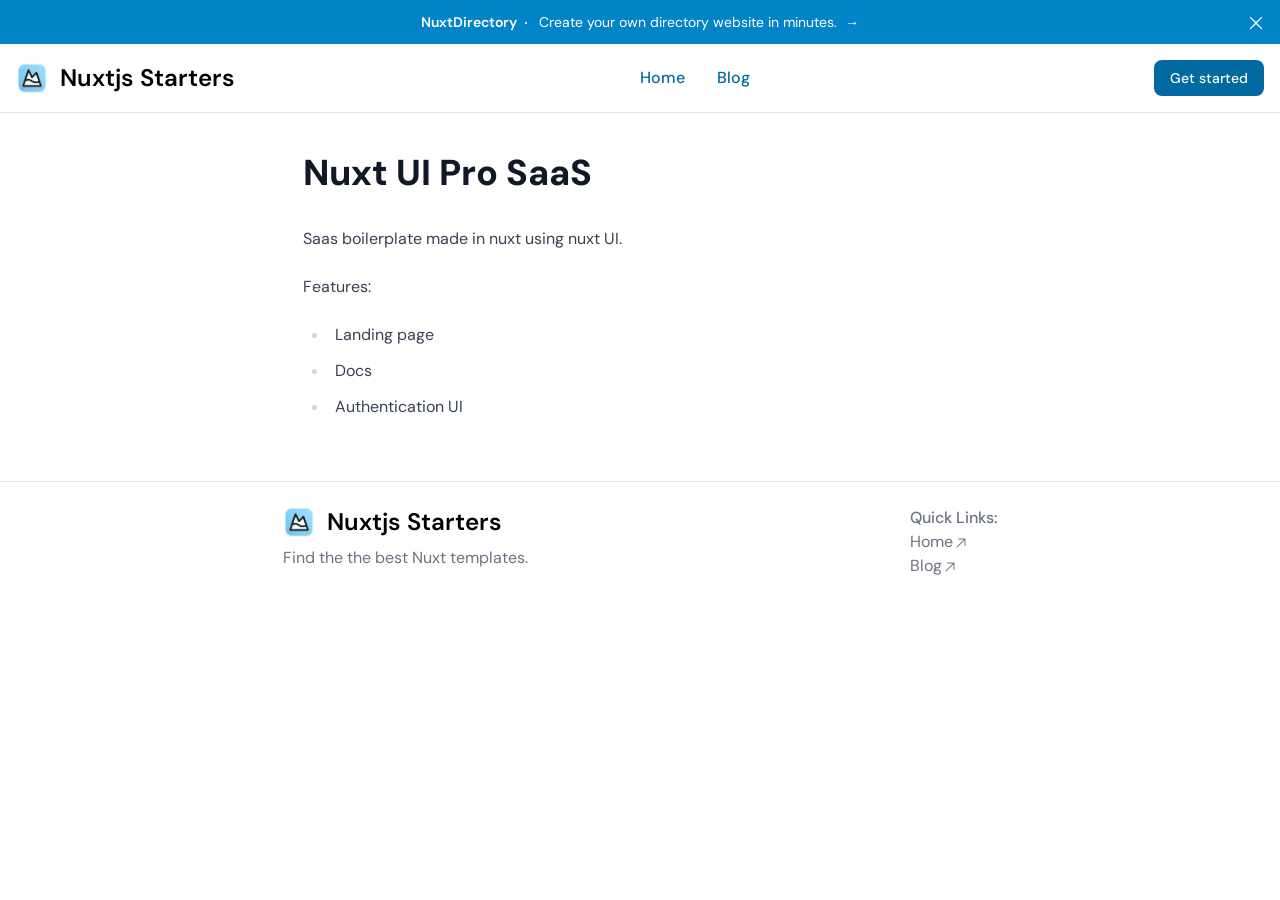
<file: board/saas-pro/index.html>
<!DOCTYPE html><html  data-capo=""><head><meta charset="utf-8">
<meta name="viewport" content="width=device-width, initial-scale=1">
<title>Nuxt UI Pro SaaS</title>
<style>/*! tailwindcss v3.4.4 | MIT License | https://tailwindcss.com*/*,:after,:before{border:0 solid #e5e7eb;box-sizing:border-box}:after,:before{--tw-content:""}:host,html{line-height:1.5;-webkit-text-size-adjust:100%;font-family:ui-sans-serif,system-ui,sans-serif,Apple Color Emoji,Segoe UI Emoji,Segoe UI Symbol,Noto Color Emoji;font-feature-settings:normal;font-variation-settings:normal;tab-size:4;-webkit-tap-highlight-color:transparent}body{line-height:inherit;margin:0}hr{border-top-width:1px;color:inherit;height:0}abbr:where([title]){-webkit-text-decoration:underline dotted;text-decoration:underline dotted}h1,h2,h3,h4,h5,h6{font-size:inherit;font-weight:inherit}a{color:inherit;text-decoration:inherit}b,strong{font-weight:bolder}code,kbd,pre,samp{font-family:ui-monospace,SFMono-Regular,Menlo,Monaco,Consolas,Liberation Mono,Courier New,monospace;font-feature-settings:normal;font-size:1em;font-variation-settings:normal}small{font-size:80%}sub,sup{font-size:75%;line-height:0;position:relative;vertical-align:initial}sub{bottom:-.25em}sup{top:-.5em}table{border-collapse:collapse;border-color:inherit;text-indent:0}button,input,optgroup,select,textarea{color:inherit;font-family:inherit;font-feature-settings:inherit;font-size:100%;font-variation-settings:inherit;font-weight:inherit;letter-spacing:inherit;line-height:inherit;margin:0;padding:0}button,select{text-transform:none}button,input:where([type=button]),input:where([type=reset]),input:where([type=submit]){-webkit-appearance:button;background-color:initial;background-image:none}:-moz-focusring{outline:auto}:-moz-ui-invalid{box-shadow:none}progress{vertical-align:initial}::-webkit-inner-spin-button,::-webkit-outer-spin-button{height:auto}[type=search]{-webkit-appearance:textfield;outline-offset:-2px}::-webkit-search-decoration{-webkit-appearance:none}::-webkit-file-upload-button{-webkit-appearance:button;font:inherit}summary{display:list-item}blockquote,dd,dl,figure,h1,h2,h3,h4,h5,h6,hr,p,pre{margin:0}fieldset{margin:0}fieldset,legend{padding:0}menu,ol,ul{list-style:none;margin:0;padding:0}dialog{padding:0}textarea{resize:vertical}input::placeholder,textarea::placeholder{color:#9ca3af;opacity:1}[role=button],button{cursor:pointer}:disabled{cursor:default}audio,canvas,embed,iframe,img,object,svg,video{display:block;vertical-align:middle}img,video{height:auto;max-width:100%}[hidden]{display:none}[multiple],[type=date],[type=datetime-local],[type=email],[type=month],[type=number],[type=password],[type=search],[type=tel],[type=text],[type=time],[type=url],[type=week],input:where(:not([type])),select,textarea{appearance:none;background-color:#fff;border-color:#6b7280;border-radius:0;border-width:1px;font-size:1rem;line-height:1.5rem;padding:.5rem .75rem;--tw-shadow:0 0 #0000}[multiple]:focus,[type=date]:focus,[type=datetime-local]:focus,[type=email]:focus,[type=month]:focus,[type=number]:focus,[type=password]:focus,[type=search]:focus,[type=tel]:focus,[type=text]:focus,[type=time]:focus,[type=url]:focus,[type=week]:focus,input:where(:not([type])):focus,select:focus,textarea:focus{outline:2px solid #0000;outline-offset:2px;--tw-ring-inset:var(--tw-empty,/*!*/ /*!*/);--tw-ring-offset-width:0px;--tw-ring-offset-color:#fff;--tw-ring-color:#2563eb;--tw-ring-offset-shadow:var(--tw-ring-inset) 0 0 0 var(--tw-ring-offset-width) var(--tw-ring-offset-color);--tw-ring-shadow:var(--tw-ring-inset) 0 0 0 calc(1px + var(--tw-ring-offset-width)) var(--tw-ring-color);border-color:#2563eb;box-shadow:var(--tw-ring-offset-shadow),var(--tw-ring-shadow),var(--tw-shadow)}input::placeholder,textarea::placeholder{color:#6b7280;opacity:1}::-webkit-datetime-edit-fields-wrapper{padding:0}::-webkit-date-and-time-value{min-height:1.5em;text-align:inherit}::-webkit-datetime-edit{display:inline-flex}::-webkit-datetime-edit,::-webkit-datetime-edit-day-field,::-webkit-datetime-edit-hour-field,::-webkit-datetime-edit-meridiem-field,::-webkit-datetime-edit-millisecond-field,::-webkit-datetime-edit-minute-field,::-webkit-datetime-edit-month-field,::-webkit-datetime-edit-second-field,::-webkit-datetime-edit-year-field{padding-bottom:0;padding-top:0}select{background-image:url("data:image/svg+xml;charset=utf-8,%3Csvg xmlns='http://www.w3.org/2000/svg' fill='none' viewBox='0 0 20 20'%3E%3Cpath stroke='%236b7280' stroke-linecap='round' stroke-linejoin='round' stroke-width='1.5' d='m6 8 4 4 4-4'/%3E%3C/svg%3E");background-position:right .5rem center;background-repeat:no-repeat;background-size:1.5em 1.5em;padding-right:2.5rem;-webkit-print-color-adjust:exact;print-color-adjust:exact}[multiple],[size]:where(select:not([size="1"])){background-image:none;background-position:0 0;background-repeat:unset;background-size:initial;padding-right:.75rem;-webkit-print-color-adjust:unset;print-color-adjust:unset}[type=checkbox],[type=radio]{appearance:none;background-color:#fff;background-origin:border-box;border-color:#6b7280;border-width:1px;color:#2563eb;display:inline-block;flex-shrink:0;height:1rem;padding:0;-webkit-print-color-adjust:exact;print-color-adjust:exact;-webkit-user-select:none;user-select:none;vertical-align:middle;width:1rem;--tw-shadow:0 0 #0000}[type=checkbox]{border-radius:0}[type=radio]{border-radius:100%}[type=checkbox]:focus,[type=radio]:focus{outline:2px solid #0000;outline-offset:2px;--tw-ring-inset:var(--tw-empty,/*!*/ /*!*/);--tw-ring-offset-width:2px;--tw-ring-offset-color:#fff;--tw-ring-color:#2563eb;--tw-ring-offset-shadow:var(--tw-ring-inset) 0 0 0 var(--tw-ring-offset-width) var(--tw-ring-offset-color);--tw-ring-shadow:var(--tw-ring-inset) 0 0 0 calc(2px + var(--tw-ring-offset-width)) var(--tw-ring-color);box-shadow:var(--tw-ring-offset-shadow),var(--tw-ring-shadow),var(--tw-shadow)}[type=checkbox]:checked,[type=radio]:checked{background-color:currentColor;background-position:50%;background-repeat:no-repeat;background-size:100% 100%;border-color:#0000}[type=checkbox]:checked{background-image:url("data:image/svg+xml;charset=utf-8,%3Csvg xmlns='http://www.w3.org/2000/svg' fill='%23fff' viewBox='0 0 16 16'%3E%3Cpath d='M12.207 4.793a1 1 0 0 1 0 1.414l-5 5a1 1 0 0 1-1.414 0l-2-2a1 1 0 0 1 1.414-1.414L6.5 9.086l4.293-4.293a1 1 0 0 1 1.414 0'/%3E%3C/svg%3E")}@media (forced-colors:active) {[type=checkbox]:checked{appearance:auto}}[type=radio]:checked{background-image:url("data:image/svg+xml;charset=utf-8,%3Csvg xmlns='http://www.w3.org/2000/svg' fill='%23fff' viewBox='0 0 16 16'%3E%3Ccircle cx='8' cy='8' r='3'/%3E%3C/svg%3E")}@media (forced-colors:active) {[type=radio]:checked{appearance:auto}}[type=checkbox]:checked:focus,[type=checkbox]:checked:hover,[type=checkbox]:indeterminate,[type=radio]:checked:focus,[type=radio]:checked:hover{background-color:currentColor;border-color:#0000}[type=checkbox]:indeterminate{background-image:url("data:image/svg+xml;charset=utf-8,%3Csvg xmlns='http://www.w3.org/2000/svg' fill='none' viewBox='0 0 16 16'%3E%3Cpath stroke='%23fff' stroke-linecap='round' stroke-linejoin='round' stroke-width='2' d='M4 8h8'/%3E%3C/svg%3E");background-position:50%;background-repeat:no-repeat;background-size:100% 100%}@media (forced-colors:active) {[type=checkbox]:indeterminate{appearance:auto}}[type=checkbox]:indeterminate:focus,[type=checkbox]:indeterminate:hover{background-color:currentColor;border-color:#0000}[type=file]{background:unset;border-color:inherit;border-radius:0;border-width:0;font-size:unset;line-height:inherit;padding:0}[type=file]:focus{outline:1px solid ButtonText;outline:1px auto -webkit-focus-ring-color}*,::backdrop,:after,:before{--tw-border-spacing-x:0;--tw-border-spacing-y:0;--tw-translate-x:0;--tw-translate-y:0;--tw-rotate:0;--tw-skew-x:0;--tw-skew-y:0;--tw-scale-x:1;--tw-scale-y:1;--tw-pan-x: ;--tw-pan-y: ;--tw-pinch-zoom: ;--tw-scroll-snap-strictness:proximity;--tw-gradient-from-position: ;--tw-gradient-via-position: ;--tw-gradient-to-position: ;--tw-ordinal: ;--tw-slashed-zero: ;--tw-numeric-figure: ;--tw-numeric-spacing: ;--tw-numeric-fraction: ;--tw-ring-inset: ;--tw-ring-offset-width:0px;--tw-ring-offset-color:#fff;--tw-ring-color:#3b82f680;--tw-ring-offset-shadow:0 0 #0000;--tw-ring-shadow:0 0 #0000;--tw-shadow:0 0 #0000;--tw-shadow-colored:0 0 #0000;--tw-blur: ;--tw-brightness: ;--tw-contrast: ;--tw-grayscale: ;--tw-hue-rotate: ;--tw-invert: ;--tw-saturate: ;--tw-sepia: ;--tw-drop-shadow: ;--tw-backdrop-blur: ;--tw-backdrop-brightness: ;--tw-backdrop-contrast: ;--tw-backdrop-grayscale: ;--tw-backdrop-hue-rotate: ;--tw-backdrop-invert: ;--tw-backdrop-opacity: ;--tw-backdrop-saturate: ;--tw-backdrop-sepia: ;--tw-contain-size: ;--tw-contain-layout: ;--tw-contain-paint: ;--tw-contain-style: }.prose{color:var(--tw-prose-body);max-width:65ch}.prose :where(p):not(:where([class~=not-prose],[class~=not-prose] *)){margin-bottom:1.25em;margin-top:1.25em}.prose :where([class~=lead]):not(:where([class~=not-prose],[class~=not-prose] *)){color:var(--tw-prose-lead);font-size:1.25em;line-height:1.6;margin-bottom:1.2em;margin-top:1.2em}.prose :where(a):not(:where([class~=not-prose],[class~=not-prose] *)){color:var(--tw-prose-links);font-weight:500;text-decoration:underline}.prose :where(strong):not(:where([class~=not-prose],[class~=not-prose] *)){color:var(--tw-prose-bold);font-weight:600}.prose :where(a strong):not(:where([class~=not-prose],[class~=not-prose] *)){color:inherit}.prose :where(blockquote strong):not(:where([class~=not-prose],[class~=not-prose] *)){color:inherit}.prose :where(thead th strong):not(:where([class~=not-prose],[class~=not-prose] *)){color:inherit}.prose :where(ol):not(:where([class~=not-prose],[class~=not-prose] *)){list-style-type:decimal;margin-bottom:1.25em;margin-top:1.25em;padding-inline-start:1.625em}.prose :where(ol[type=A]):not(:where([class~=not-prose],[class~=not-prose] *)){list-style-type:upper-alpha}.prose :where(ol[type=a]):not(:where([class~=not-prose],[class~=not-prose] *)){list-style-type:lower-alpha}.prose :where(ol[type=A s]):not(:where([class~=not-prose],[class~=not-prose] *)){list-style-type:upper-alpha}.prose :where(ol[type=a s]):not(:where([class~=not-prose],[class~=not-prose] *)){list-style-type:lower-alpha}.prose :where(ol[type=I]):not(:where([class~=not-prose],[class~=not-prose] *)){list-style-type:upper-roman}.prose :where(ol[type=i]):not(:where([class~=not-prose],[class~=not-prose] *)){list-style-type:lower-roman}.prose :where(ol[type=I s]):not(:where([class~=not-prose],[class~=not-prose] *)){list-style-type:upper-roman}.prose :where(ol[type=i s]):not(:where([class~=not-prose],[class~=not-prose] *)){list-style-type:lower-roman}.prose :where(ol[type="1"]):not(:where([class~=not-prose],[class~=not-prose] *)){list-style-type:decimal}.prose :where(ul):not(:where([class~=not-prose],[class~=not-prose] *)){list-style-type:disc;margin-bottom:1.25em;margin-top:1.25em;padding-inline-start:1.625em}.prose :where(ol>li):not(:where([class~=not-prose],[class~=not-prose] *))::marker{color:var(--tw-prose-counters);font-weight:400}.prose :where(ul>li):not(:where([class~=not-prose],[class~=not-prose] *))::marker{color:var(--tw-prose-bullets)}.prose :where(dt):not(:where([class~=not-prose],[class~=not-prose] *)){color:var(--tw-prose-headings);font-weight:600;margin-top:1.25em}.prose :where(hr):not(:where([class~=not-prose],[class~=not-prose] *)){border-color:var(--tw-prose-hr);border-top-width:1px;margin-bottom:3em;margin-top:3em}.prose :where(blockquote):not(:where([class~=not-prose],[class~=not-prose] *)){border-inline-start-color:var(--tw-prose-quote-borders);border-inline-start-width:.25rem;color:var(--tw-prose-quotes);font-style:italic;font-weight:500;margin-bottom:1.6em;margin-top:1.6em;padding-inline-start:1em;quotes:"\201C""\201D""\2018""\2019"}.prose :where(blockquote p:first-of-type):not(:where([class~=not-prose],[class~=not-prose] *)):before{content:open-quote}.prose :where(blockquote p:last-of-type):not(:where([class~=not-prose],[class~=not-prose] *)):after{content:close-quote}.prose :where(h1):not(:where([class~=not-prose],[class~=not-prose] *)){color:var(--tw-prose-headings);font-size:2.25em;font-weight:800;line-height:1.1111111;margin-bottom:.8888889em;margin-top:0}.prose :where(h1 strong):not(:where([class~=not-prose],[class~=not-prose] *)){color:inherit;font-weight:900}.prose :where(h2):not(:where([class~=not-prose],[class~=not-prose] *)){color:var(--tw-prose-headings);font-size:1.5em;font-weight:700;line-height:1.3333333;margin-bottom:1em;margin-top:2em}.prose :where(h2 strong):not(:where([class~=not-prose],[class~=not-prose] *)){color:inherit;font-weight:800}.prose :where(h3):not(:where([class~=not-prose],[class~=not-prose] *)){color:var(--tw-prose-headings);font-size:1.25em;font-weight:600;line-height:1.6;margin-bottom:.6em;margin-top:1.6em}.prose :where(h3 strong):not(:where([class~=not-prose],[class~=not-prose] *)){color:inherit;font-weight:700}.prose :where(h4):not(:where([class~=not-prose],[class~=not-prose] *)){color:var(--tw-prose-headings);font-weight:600;line-height:1.5;margin-bottom:.5em;margin-top:1.5em}.prose :where(h4 strong):not(:where([class~=not-prose],[class~=not-prose] *)){color:inherit;font-weight:700}.prose :where(img):not(:where([class~=not-prose],[class~=not-prose] *)){margin-bottom:2em;margin-top:2em}.prose :where(picture):not(:where([class~=not-prose],[class~=not-prose] *)){display:block;margin-bottom:2em;margin-top:2em}.prose :where(video):not(:where([class~=not-prose],[class~=not-prose] *)){margin-bottom:2em;margin-top:2em}.prose :where(kbd):not(:where([class~=not-prose],[class~=not-prose] *)){border-radius:.3125rem;box-shadow:0 0 0 1px rgb(var(--tw-prose-kbd-shadows)/10%),0 3px 0 rgb(var(--tw-prose-kbd-shadows)/10%);color:var(--tw-prose-kbd);font-family:inherit;font-size:.875em;font-weight:500;padding-inline-end:.375em;padding-bottom:.1875em;padding-top:.1875em;padding-inline-start:.375em}.prose :where(code):not(:where([class~=not-prose],[class~=not-prose] *)){color:var(--tw-prose-code);font-size:.875em;font-weight:600}.prose :where(code):not(:where([class~=not-prose],[class~=not-prose] *)):before{content:"`"}.prose :where(code):not(:where([class~=not-prose],[class~=not-prose] *)):after{content:"`"}.prose :where(a code):not(:where([class~=not-prose],[class~=not-prose] *)){color:inherit}.prose :where(h1 code):not(:where([class~=not-prose],[class~=not-prose] *)){color:inherit}.prose :where(h2 code):not(:where([class~=not-prose],[class~=not-prose] *)){color:inherit;font-size:.875em}.prose :where(h3 code):not(:where([class~=not-prose],[class~=not-prose] *)){color:inherit;font-size:.9em}.prose :where(h4 code):not(:where([class~=not-prose],[class~=not-prose] *)){color:inherit}.prose :where(blockquote code):not(:where([class~=not-prose],[class~=not-prose] *)){color:inherit}.prose :where(thead th code):not(:where([class~=not-prose],[class~=not-prose] *)){color:inherit}.prose :where(pre):not(:where([class~=not-prose],[class~=not-prose] *)){background-color:var(--tw-prose-pre-bg);border-radius:.375rem;color:var(--tw-prose-pre-code);font-size:.875em;font-weight:400;line-height:1.7142857;margin-bottom:1.7142857em;margin-top:1.7142857em;overflow-x:auto;padding-inline-end:1.1428571em;padding-bottom:.8571429em;padding-top:.8571429em;padding-inline-start:1.1428571em}.prose :where(pre code):not(:where([class~=not-prose],[class~=not-prose] *)){background-color:initial;border-radius:0;border-width:0;color:inherit;font-family:inherit;font-size:inherit;font-weight:inherit;line-height:inherit;padding:0}.prose :where(pre code):not(:where([class~=not-prose],[class~=not-prose] *)):before{content:none}.prose :where(pre code):not(:where([class~=not-prose],[class~=not-prose] *)):after{content:none}.prose :where(table):not(:where([class~=not-prose],[class~=not-prose] *)){font-size:.875em;line-height:1.7142857;margin-bottom:2em;margin-top:2em;table-layout:auto;text-align:start;width:100%}.prose :where(thead):not(:where([class~=not-prose],[class~=not-prose] *)){border-bottom-color:var(--tw-prose-th-borders);border-bottom-width:1px}.prose :where(thead th):not(:where([class~=not-prose],[class~=not-prose] *)){color:var(--tw-prose-headings);font-weight:600;padding-inline-end:.5714286em;padding-bottom:.5714286em;padding-inline-start:.5714286em;vertical-align:bottom}.prose :where(tbody tr):not(:where([class~=not-prose],[class~=not-prose] *)){border-bottom-color:var(--tw-prose-td-borders);border-bottom-width:1px}.prose :where(tbody tr:last-child):not(:where([class~=not-prose],[class~=not-prose] *)){border-bottom-width:0}.prose :where(tbody td):not(:where([class~=not-prose],[class~=not-prose] *)){vertical-align:initial}.prose :where(tfoot):not(:where([class~=not-prose],[class~=not-prose] *)){border-top-color:var(--tw-prose-th-borders);border-top-width:1px}.prose :where(tfoot td):not(:where([class~=not-prose],[class~=not-prose] *)){vertical-align:top}.prose :where(figure>*):not(:where([class~=not-prose],[class~=not-prose] *)){margin-bottom:0;margin-top:0}.prose :where(figcaption):not(:where([class~=not-prose],[class~=not-prose] *)){color:var(--tw-prose-captions);font-size:.875em;line-height:1.4285714;margin-top:.8571429em}.prose{--tw-prose-body:#374151;--tw-prose-headings:#111827;--tw-prose-lead:#4b5563;--tw-prose-links:#111827;--tw-prose-bold:#111827;--tw-prose-counters:#6b7280;--tw-prose-bullets:#d1d5db;--tw-prose-hr:#e5e7eb;--tw-prose-quotes:#111827;--tw-prose-quote-borders:#e5e7eb;--tw-prose-captions:#6b7280;--tw-prose-kbd:#111827;--tw-prose-kbd-shadows:17 24 39;--tw-prose-code:#111827;--tw-prose-pre-code:#e5e7eb;--tw-prose-pre-bg:#1f2937;--tw-prose-th-borders:#d1d5db;--tw-prose-td-borders:#e5e7eb;--tw-prose-invert-body:#d1d5db;--tw-prose-invert-headings:#fff;--tw-prose-invert-lead:#9ca3af;--tw-prose-invert-links:#fff;--tw-prose-invert-bold:#fff;--tw-prose-invert-counters:#9ca3af;--tw-prose-invert-bullets:#4b5563;--tw-prose-invert-hr:#374151;--tw-prose-invert-quotes:#f3f4f6;--tw-prose-invert-quote-borders:#374151;--tw-prose-invert-captions:#9ca3af;--tw-prose-invert-kbd:#fff;--tw-prose-invert-kbd-shadows:255 255 255;--tw-prose-invert-code:#fff;--tw-prose-invert-pre-code:#d1d5db;--tw-prose-invert-pre-bg:#00000080;--tw-prose-invert-th-borders:#4b5563;--tw-prose-invert-td-borders:#374151;font-size:1rem;line-height:1.75}.prose :where(picture>img):not(:where([class~=not-prose],[class~=not-prose] *)){margin-bottom:0;margin-top:0}.prose :where(li):not(:where([class~=not-prose],[class~=not-prose] *)){margin-bottom:.5em;margin-top:.5em}.prose :where(ol>li):not(:where([class~=not-prose],[class~=not-prose] *)){padding-inline-start:.375em}.prose :where(ul>li):not(:where([class~=not-prose],[class~=not-prose] *)){padding-inline-start:.375em}.prose :where(.prose>ul>li p):not(:where([class~=not-prose],[class~=not-prose] *)){margin-bottom:.75em;margin-top:.75em}.prose :where(.prose>ul>li>p:first-child):not(:where([class~=not-prose],[class~=not-prose] *)){margin-top:1.25em}.prose :where(.prose>ul>li>p:last-child):not(:where([class~=not-prose],[class~=not-prose] *)){margin-bottom:1.25em}.prose :where(.prose>ol>li>p:first-child):not(:where([class~=not-prose],[class~=not-prose] *)){margin-top:1.25em}.prose :where(.prose>ol>li>p:last-child):not(:where([class~=not-prose],[class~=not-prose] *)){margin-bottom:1.25em}.prose :where(ul ul,ul ol,ol ul,ol ol):not(:where([class~=not-prose],[class~=not-prose] *)){margin-bottom:.75em;margin-top:.75em}.prose :where(dl):not(:where([class~=not-prose],[class~=not-prose] *)){margin-bottom:1.25em;margin-top:1.25em}.prose :where(dd):not(:where([class~=not-prose],[class~=not-prose] *)){margin-top:.5em;padding-inline-start:1.625em}.prose :where(hr+*):not(:where([class~=not-prose],[class~=not-prose] *)){margin-top:0}.prose :where(h2+*):not(:where([class~=not-prose],[class~=not-prose] *)){margin-top:0}.prose :where(h3+*):not(:where([class~=not-prose],[class~=not-prose] *)){margin-top:0}.prose :where(h4+*):not(:where([class~=not-prose],[class~=not-prose] *)){margin-top:0}.prose :where(thead th:first-child):not(:where([class~=not-prose],[class~=not-prose] *)){padding-inline-start:0}.prose :where(thead th:last-child):not(:where([class~=not-prose],[class~=not-prose] *)){padding-inline-end:0}.prose :where(tbody td,tfoot td):not(:where([class~=not-prose],[class~=not-prose] *)){padding-inline-end:.5714286em;padding-bottom:.5714286em;padding-top:.5714286em;padding-inline-start:.5714286em}.prose :where(tbody td:first-child,tfoot td:first-child):not(:where([class~=not-prose],[class~=not-prose] *)){padding-inline-start:0}.prose :where(tbody td:last-child,tfoot td:last-child):not(:where([class~=not-prose],[class~=not-prose] *)){padding-inline-end:0}.prose :where(figure):not(:where([class~=not-prose],[class~=not-prose] *)){margin-bottom:2em;margin-top:2em}.prose :where(.prose>:first-child):not(:where([class~=not-prose],[class~=not-prose] *)){margin-top:0}.prose :where(.prose>:last-child):not(:where([class~=not-prose],[class~=not-prose] *)){margin-bottom:0}.sr-only{height:1px;margin:-1px;overflow:hidden;padding:0;position:absolute;width:1px;clip:rect(0,0,0,0);border-width:0;white-space:nowrap}.absolute{position:absolute}.relative{position:relative}.inset-y-0{bottom:0;top:0}.-top-3{top:-.75rem}.-top-4{top:-1rem}.left-0{left:0}.right-0{right:0}.start-0{inset-inline-start:0}.z-20{z-index:20}.-m-3{margin:-.75rem}.m-0{margin:0}.mx-2{margin-left:.5rem;margin-right:.5rem}.mx-auto{margin-left:auto;margin-right:auto}.-ml-0{margin-left:0}.-ml-0\.5{margin-left:-.125rem}.mb-10{margin-bottom:2.5rem}.mt-4{margin-top:1rem}.block{display:block}.inline{display:inline}.flex{display:flex}.inline-flex{display:inline-flex}.grid{display:grid}.hidden{display:none}.h-0{height:0}.h-0\.5{height:.125rem}.h-10{height:2.5rem}.h-5{height:1.25rem}.h-6{height:1.5rem}.h-8{height:2rem}.max-h-64{max-height:16rem}.w-0{width:0}.w-0\.5{width:.125rem}.w-10{width:2.5rem}.w-5{width:1.25rem}.w-6{width:1.5rem}.w-full{width:100%}.max-w-3xl{max-width:48rem}.max-w-none{max-width:none}.max-w-prose{max-width:65ch}.max-w-screen-xl{max-width:1280px}.flex-1{flex:1 1 0%}.grid-cols-4{grid-template-columns:repeat(4,minmax(0,1fr))}.flex-col{flex-direction:column}.flex-wrap{flex-wrap:wrap}.items-start{align-items:flex-start}.items-center{align-items:center}.justify-end{justify-content:flex-end}.justify-center{justify-content:center}.justify-between{justify-content:space-between}.gap-10{gap:2.5rem}.gap-2{gap:.5rem}.gap-4{gap:1rem}.gap-8{gap:2rem}.gap-x-2{column-gap:.5rem}.gap-x-6{column-gap:1.5rem}.space-x-3>:not([hidden])~:not([hidden]){--tw-space-x-reverse:0;margin-left:calc(.75rem*(1 - var(--tw-space-x-reverse)));margin-right:calc(.75rem*var(--tw-space-x-reverse))}.space-y-2>:not([hidden])~:not([hidden]){--tw-space-y-reverse:0;margin-bottom:calc(.5rem*var(--tw-space-y-reverse));margin-top:calc(.5rem*(1 - var(--tw-space-y-reverse)))}.self-center{align-self:center}.whitespace-nowrap{white-space:nowrap}.rounded{border-radius:.25rem}.rounded-full{border-radius:9999px}.rounded-lg{border-radius:.5rem}.rounded-md{border-radius:.375rem}.border{border-width:1px}.border-0{border-width:0}.border-2{border-width:2px}.border-b{border-bottom-width:1px}.border-t{border-top-width:1px}.border-dashed{border-style:dashed}.border-blue-500{--tw-border-opacity:1;border-color:rgb(59 130 246/var(--tw-border-opacity))}.border-gray-100{--tw-border-opacity:1;border-color:rgb(243 244 246/var(--tw-border-opacity))}.border-gray-200{--tw-border-opacity:1;border-color:rgb(229 231 235/var(--tw-border-opacity))}.border-gray-300{--tw-border-opacity:1;border-color:rgb(209 213 219/var(--tw-border-opacity))}.bg-blue-600{--tw-bg-opacity:1;background-color:rgb(37 99 235/var(--tw-bg-opacity))}.bg-blue-600\/10{background-color:#2563eb1a}.bg-gray-100{--tw-bg-opacity:1;background-color:rgb(243 244 246/var(--tw-bg-opacity))}.bg-gray-50{--tw-bg-opacity:1;background-color:rgb(249 250 251/var(--tw-bg-opacity))}.bg-indigo-600{--tw-bg-opacity:1;background-color:rgb(79 70 229/var(--tw-bg-opacity))}.bg-primary-600{--tw-bg-opacity:1;background-color:rgb(2 132 199/var(--tw-bg-opacity))}.bg-primary-700{--tw-bg-opacity:1;background-color:rgb(3 105 161/var(--tw-bg-opacity))}.bg-white{--tw-bg-opacity:1;background-color:rgb(255 255 255/var(--tw-bg-opacity))}.fill-current{fill:currentColor}.p-0{padding:0}.p-2{padding:.5rem}.p-3{padding:.75rem}.p-4{padding:1rem}.p-6{padding:1.5rem}.px-1{padding-left:.25rem;padding-right:.25rem}.px-1\.5{padding-left:.375rem;padding-right:.375rem}.px-2{padding-left:.5rem;padding-right:.5rem}.px-3{padding-left:.75rem;padding-right:.75rem}.px-3\.5{padding-left:.875rem;padding-right:.875rem}.px-4{padding-left:1rem;padding-right:1rem}.px-5{padding-left:1.25rem;padding-right:1.25rem}.px-6{padding-left:1.5rem;padding-right:1.5rem}.py-0{padding-bottom:0;padding-top:0}.py-0\.5{padding-bottom:.125rem;padding-top:.125rem}.py-1{padding-bottom:.25rem;padding-top:.25rem}.py-1\.5{padding-bottom:.375rem;padding-top:.375rem}.py-10{padding-bottom:2.5rem;padding-top:2.5rem}.py-2{padding-bottom:.5rem;padding-top:.5rem}.py-2\.5{padding-bottom:.625rem;padding-top:.625rem}.py-6{padding-bottom:1.5rem;padding-top:1.5rem}.pb-10{padding-bottom:2.5rem}.pb-20{padding-bottom:5rem}.pr-1{padding-right:.25rem}.pr-1\.5{padding-right:.375rem}.pr-14{padding-right:3.5rem}.pt-20{padding-top:5rem}.text-center{text-align:center}.font-display{font-family:DM Sans}.font-sans{font-family:ui-sans-serif,system-ui,sans-serif,Apple Color Emoji,Segoe UI Emoji,Segoe UI Symbol,Noto Color Emoji}.text-2xl{font-size:1.5rem;line-height:2rem}.text-sm{font-size:.875rem;line-height:1.25rem}.text-xs{font-size:.75rem;line-height:1rem}.font-medium{font-weight:500}.font-semibold{font-weight:600}.leading-6{line-height:1.5rem}.text-blue-500{--tw-text-opacity:1;color:rgb(59 130 246/var(--tw-text-opacity))}.text-gray-400{--tw-text-opacity:1;color:rgb(156 163 175/var(--tw-text-opacity))}.text-gray-500{--tw-text-opacity:1;color:rgb(107 114 128/var(--tw-text-opacity))}.text-gray-600{--tw-text-opacity:1;color:rgb(75 85 99/var(--tw-text-opacity))}.text-gray-900{--tw-text-opacity:1;color:rgb(17 24 39/var(--tw-text-opacity))}.text-white{--tw-text-opacity:1;color:rgb(255 255 255/var(--tw-text-opacity))}.underline{text-decoration-line:underline}.decoration-primary-500{text-decoration-color:#0ea5e9}.decoration-primary-600{text-decoration-color:#0284c7}.underline-offset-4{text-underline-offset:4px}.opacity-0{opacity:0}.shadow-sm{--tw-shadow:0 1px 2px 0 #0000000d;--tw-shadow-colored:0 1px 2px 0 var(--tw-shadow-color);box-shadow:var(--tw-ring-offset-shadow,0 0 #0000),var(--tw-ring-shadow,0 0 #0000),var(--tw-shadow)}.ring-1{--tw-ring-offset-shadow:var(--tw-ring-inset) 0 0 0 var(--tw-ring-offset-width) var(--tw-ring-offset-color);--tw-ring-shadow:var(--tw-ring-inset) 0 0 0 calc(1px + var(--tw-ring-offset-width)) var(--tw-ring-color);box-shadow:var(--tw-ring-offset-shadow),var(--tw-ring-shadow),var(--tw-shadow,0 0 #0000)}.ring-inset{--tw-ring-inset:inset}.ring-gray-300{--tw-ring-opacity:1;--tw-ring-color:rgb(209 213 219/var(--tw-ring-opacity))}.ring-gray-500\/10{--tw-ring-color:#6b72801a}.filter{filter:var(--tw-blur) var(--tw-brightness) var(--tw-contrast) var(--tw-grayscale) var(--tw-hue-rotate) var(--tw-invert) var(--tw-saturate) var(--tw-sepia) var(--tw-drop-shadow)}.transition-opacity{transition-duration:.15s;transition-property:opacity;transition-timing-function:cubic-bezier(.4,0,.2,1)}.dark\:prose-invert:is(.dark *){--tw-prose-body:var(--tw-prose-invert-body);--tw-prose-headings:var(--tw-prose-invert-headings);--tw-prose-lead:var(--tw-prose-invert-lead);--tw-prose-links:var(--tw-prose-invert-links);--tw-prose-bold:var(--tw-prose-invert-bold);--tw-prose-counters:var(--tw-prose-invert-counters);--tw-prose-bullets:var(--tw-prose-invert-bullets);--tw-prose-hr:var(--tw-prose-invert-hr);--tw-prose-quotes:var(--tw-prose-invert-quotes);--tw-prose-quote-borders:var(--tw-prose-invert-quote-borders);--tw-prose-captions:var(--tw-prose-invert-captions);--tw-prose-kbd:var(--tw-prose-invert-kbd);--tw-prose-kbd-shadows:var(--tw-prose-invert-kbd-shadows);--tw-prose-code:var(--tw-prose-invert-code);--tw-prose-pre-code:var(--tw-prose-invert-pre-code);--tw-prose-pre-bg:var(--tw-prose-invert-pre-bg);--tw-prose-th-borders:var(--tw-prose-invert-th-borders);--tw-prose-td-borders:var(--tw-prose-invert-td-borders)}.placeholder\:text-gray-400::placeholder{--tw-text-opacity:1;color:rgb(156 163 175/var(--tw-text-opacity))}.hover\:bg-blue-500:hover{--tw-bg-opacity:1;background-color:rgb(59 130 246/var(--tw-bg-opacity))}.hover\:bg-gray-100:hover{--tw-bg-opacity:1;background-color:rgb(243 244 246/var(--tw-bg-opacity))}.hover\:bg-indigo-600:hover{--tw-bg-opacity:1;background-color:rgb(79 70 229/var(--tw-bg-opacity))}.hover\:bg-primary-600:hover{--tw-bg-opacity:1;background-color:rgb(2 132 199/var(--tw-bg-opacity))}.hover\:bg-primary-800:hover{--tw-bg-opacity:1;background-color:rgb(7 89 133/var(--tw-bg-opacity))}.hover\:underline:hover{text-decoration-line:underline}.focus\:outline-none:focus{outline:2px solid #0000;outline-offset:2px}.focus\:ring-2:focus{--tw-ring-offset-shadow:var(--tw-ring-inset) 0 0 0 var(--tw-ring-offset-width) var(--tw-ring-offset-color);--tw-ring-shadow:var(--tw-ring-inset) 0 0 0 calc(2px + var(--tw-ring-offset-width)) var(--tw-ring-color)}.focus\:ring-2:focus,.focus\:ring-4:focus{box-shadow:var(--tw-ring-offset-shadow),var(--tw-ring-shadow),var(--tw-shadow,0 0 #0000)}.focus\:ring-4:focus{--tw-ring-offset-shadow:var(--tw-ring-inset) 0 0 0 var(--tw-ring-offset-width) var(--tw-ring-offset-color);--tw-ring-shadow:var(--tw-ring-inset) 0 0 0 calc(4px + var(--tw-ring-offset-width)) var(--tw-ring-color)}.focus\:ring-inset:focus{--tw-ring-inset:inset}.focus\:ring-gray-200:focus{--tw-ring-opacity:1;--tw-ring-color:rgb(229 231 235/var(--tw-ring-opacity))}.focus\:ring-primary-300:focus{--tw-ring-opacity:1;--tw-ring-color:rgb(125 211 252/var(--tw-ring-opacity))}.focus\:ring-primary-600:focus{--tw-ring-opacity:1;--tw-ring-color:rgb(2 132 199/var(--tw-ring-opacity))}.focus-visible\:outline:focus-visible{outline-style:solid}.focus-visible\:outline-2:focus-visible{outline-width:2px}.focus-visible\:outline-offset-2:focus-visible{outline-offset:2px}.focus-visible\:outline-offset-\[-4px\]:focus-visible{outline-offset:-4px}.group:hover .group-hover\:border-primary-500{--tw-border-opacity:1;border-color:rgb(14 165 233/var(--tw-border-opacity))}.group:hover .group-hover\:opacity-100{opacity:1}.prose-a\:border-b :is(:where(a):not(:where([class~=not-prose],[class~=not-prose] *))){border-bottom-width:1px}.prose-a\:border-dashed :is(:where(a):not(:where([class~=not-prose],[class~=not-prose] *))){border-style:dashed}.prose-a\:font-normal :is(:where(a):not(:where([class~=not-prose],[class~=not-prose] *))){font-weight:400}.prose-a\:no-underline :is(:where(a):not(:where([class~=not-prose],[class~=not-prose] *))){text-decoration-line:none}.hover\:prose-a\:border-solid :is(:where(a):not(:where([class~=not-prose],[class~=not-prose] *))):hover{border-style:solid}.hover\:prose-a\:border-primary-400 :is(:where(a):not(:where([class~=not-prose],[class~=not-prose] *))):hover{--tw-border-opacity:1;border-color:rgb(56 189 248/var(--tw-border-opacity))}.hover\:prose-a\:text-primary-400 :is(:where(a):not(:where([class~=not-prose],[class~=not-prose] *))):hover{--tw-text-opacity:1;color:rgb(56 189 248/var(--tw-text-opacity))}.prose-pre\:bg-gray-100 :is(:where(pre):not(:where([class~=not-prose],[class~=not-prose] *))){--tw-bg-opacity:1;background-color:rgb(243 244 246/var(--tw-bg-opacity))}.dark\:border-gray-600:is(.dark *){--tw-border-opacity:1;border-color:rgb(75 85 99/var(--tw-border-opacity))}.dark\:border-gray-700:is(.dark *){--tw-border-opacity:1;border-color:rgb(55 65 81/var(--tw-border-opacity))}.dark\:bg-gray-800:is(.dark *){--tw-bg-opacity:1;background-color:rgb(31 41 55/var(--tw-bg-opacity))}.dark\:bg-gray-900:is(.dark *){--tw-bg-opacity:1;background-color:rgb(17 24 39/var(--tw-bg-opacity))}.dark\:bg-primary-600:is(.dark *){--tw-bg-opacity:1;background-color:rgb(2 132 199/var(--tw-bg-opacity))}.dark\:text-gray-400:is(.dark *){--tw-text-opacity:1;color:rgb(156 163 175/var(--tw-text-opacity))}.dark\:text-white:is(.dark *){--tw-text-opacity:1;color:rgb(255 255 255/var(--tw-text-opacity))}.dark\:hover\:bg-gray-700:hover:is(.dark *){--tw-bg-opacity:1;background-color:rgb(55 65 81/var(--tw-bg-opacity))}.dark\:hover\:bg-primary-700:hover:is(.dark *){--tw-bg-opacity:1;background-color:rgb(3 105 161/var(--tw-bg-opacity))}.dark\:focus\:ring-gray-600:focus:is(.dark *){--tw-ring-opacity:1;--tw-ring-color:rgb(75 85 99/var(--tw-ring-opacity))}.dark\:focus\:ring-primary-800:focus:is(.dark *){--tw-ring-opacity:1;--tw-ring-color:rgb(7 89 133/var(--tw-ring-opacity))}.dark\:prose-pre\:bg-gray-900 :is(:where(pre):not(:where([class~=not-prose],[class~=not-prose] *))):is(.dark *){--tw-bg-opacity:1;background-color:rgb(17 24 39/var(--tw-bg-opacity))}@media (min-width:640px){.sm\:px-3{padding-left:.75rem;padding-right:.75rem}.sm\:px-3\.5{padding-left:.875rem;padding-right:.875rem}.sm\:text-sm{font-size:.875rem;line-height:1.25rem}.sm\:leading-6{line-height:1.5rem}.sm\:before\:flex-1:before{content:var(--tw-content);flex:1 1 0%}}@media (min-width:768px){.md\:order-1{order:1}.md\:order-2{order:2}.md\:mt-0{margin-top:0}.md\:flex{display:flex}.md\:hidden{display:none}.md\:w-auto{width:auto}.md\:flex-row{flex-direction:row}.md\:space-x-0>:not([hidden])~:not([hidden]){--tw-space-x-reverse:0;margin-left:calc(0px*(1 - var(--tw-space-x-reverse)));margin-right:calc(0px*var(--tw-space-x-reverse))}.md\:space-x-8>:not([hidden])~:not([hidden]){--tw-space-x-reverse:0;margin-left:calc(2rem*(1 - var(--tw-space-x-reverse)));margin-right:calc(2rem*var(--tw-space-x-reverse))}.md\:border-0{border-width:0}.md\:bg-transparent{background-color:initial}.md\:bg-white{--tw-bg-opacity:1;background-color:rgb(255 255 255/var(--tw-bg-opacity))}.md\:p-0{padding:0}.md\:text-primary-700{--tw-text-opacity:1;color:rgb(3 105 161/var(--tw-text-opacity))}.md\:dark\:bg-gray-900:is(.dark *){--tw-bg-opacity:1;background-color:rgb(17 24 39/var(--tw-bg-opacity))}.md\:dark\:text-primary-500:is(.dark *){--tw-text-opacity:1;color:rgb(14 165 233/var(--tw-text-opacity))}}@media (min-width:1280px){.xl\:max-w-6xl{max-width:72rem}}.rtl\:space-x-reverse:where([dir=rtl],[dir=rtl] *)>:not([hidden])~:not([hidden]){--tw-space-x-reverse:1}</style>
<style>@font-face{font-display:swap;font-family:DM Sans;font-style:normal;font-weight:200 900;src:url(/_nuxt/DM_Sans-200_900-1.D1bw2c55.woff2) format("woff2");unicode-range:u+0100-02af,u+0304,u+0308,u+0329,u+1e00-1e9f,u+1ef2-1eff,u+2020,u+20a0-20ab,u+20ad-20c0,u+2113,u+2c60-2c7f,u+a720-a7ff}@font-face{font-display:swap;font-family:DM Sans;font-style:normal;font-weight:200 900;src:url(/_nuxt/DM_Sans-200_900-2.DeBecvsH.woff2) format("woff2");unicode-range:u+00??,u+0131,u+0152-0153,u+02bb-02bc,u+02c6,u+02da,u+02dc,u+0304,u+0308,u+0329,u+2000-206f,u+2074,u+20ac,u+2122,u+2191,u+2193,u+2212,u+2215,u+feff,u+fffd}</style>
<style>.icon[data-v-1ac4d401]{display:inline-block;vertical-align:middle}</style>
<link rel="stylesheet" href="/_nuxt/entry.XeIz5cGV.css">
<link rel="preload" as="fetch" crossorigin="anonymous" href="/board/saas-pro/_payload.json?0de6db53-e2be-46fd-91c7-275be2aa2998">
<link rel="modulepreload" as="script" crossorigin href="/_nuxt/Cud426ir.js">
<link rel="modulepreload" as="script" crossorigin href="/_nuxt/D5xBv_8G.js">
<link rel="modulepreload" as="script" crossorigin href="/_nuxt/f2qmnvNS.js">
<link rel="modulepreload" as="script" crossorigin href="/_nuxt/CJubQL3Z.js">
<link rel="modulepreload" as="script" crossorigin href="/_nuxt/BX9kBK_I.js">
<link rel="modulepreload" as="script" crossorigin href="/_nuxt/Dnd51l0P.js">
<link rel="modulepreload" as="script" crossorigin href="/_nuxt/CdeWbTow.js">
<link rel="modulepreload" as="script" crossorigin href="/_nuxt/Dt8Qzoo3.js">
<link rel="modulepreload" as="script" crossorigin href="/_nuxt/DOn9lfNA.js">
<link rel="modulepreload" as="script" crossorigin href="/_nuxt/D9eW7X9w.js">
<link rel="modulepreload" as="script" crossorigin href="/_nuxt/4C7WVsJH.js">
<link rel="modulepreload" as="script" crossorigin href="/_nuxt/DPhr-i19.js">
<link rel="modulepreload" as="script" crossorigin href="/_nuxt/DGb-2GvO.js">
<link rel="modulepreload" as="script" crossorigin href="/_nuxt/BK31Oc6w.js">
<link rel="modulepreload" as="script" crossorigin href="/_nuxt/CxzsxnSc.js">
<link rel="prefetch" as="script" crossorigin href="/_nuxt/CNScsvPQ.js">
<link rel="prefetch" as="script" crossorigin href="/_nuxt/DmbDhqTA.js">
<link rel="prefetch" as="style" href="/_nuxt/useStudio.mIlAkhLC.css">
<link rel="prefetch" as="script" crossorigin href="/_nuxt/4Llkfsvd.js">
<link rel="prefetch" as="script" crossorigin href="/_nuxt/C20kGZh7.js">
<link rel="prefetch" as="script" crossorigin href="/_nuxt/BpShDWvC.js">
<meta property="og:title" content="Nuxt UI Pro SaaS">
<meta name="description" content="Saas boilerplate made in nuxt using nuxt UI.">
<meta property="og:description" content="Saas boilerplate made in nuxt using nuxt UI.">
<script type="module" src="/_nuxt/Cud426ir.js" crossorigin></script></head><body><div id="__nuxt"><div class="font-display"><div style="" class="flex items-center gap-x-6 bg-primary-600 px-6 py-2.5 sm:px-3.5 sm:before:flex-1"><p class="text-sm leading-6 text-white"><a href="#"><strong class="font-semibold">NuxtDirectory</strong><svg viewBox="0 0 2 2" class="mx-2 inline h-0.5 w-0.5 fill-current" aria-hidden="true"><circle cx="1" cy="1" r="1"></circle></svg> Create your own directory website in minutes.  <span aria-hidden="true">→</span></a></p><div class="flex flex-1 justify-end"><button type="button" class="-m-3 p-3 focus-visible:outline-offset-[-4px]"><span class="sr-only">Dismiss</span><svg xmlns="http://www.w3.org/2000/svg" xmlns:xlink="http://www.w3.org/1999/xlink" aria-hidden="true" role="img" class="icon h-5 w-5 text-white" style="" width="1em" height="1em" viewBox="0 0 256 256" data-v-1ac4d401><path fill="currentColor" d="M205.66 194.34a8 8 0 0 1-11.32 11.32L128 139.31l-66.34 66.35a8 8 0 0 1-11.32-11.32L116.69 128L50.34 61.66a8 8 0 0 1 11.32-11.32L128 116.69l66.34-66.35a8 8 0 0 1 11.32 11.32L139.31 128Z"/></svg></button></div></div><nav class="bg-white dark:bg-gray-900 w-full z-20 start-0 border-b border-gray-200 dark:border-gray-600"><div class="max-w-screen-xl flex flex-wrap items-center justify-between mx-auto p-4"><a href="/" class="flex items-center space-x-3 rtl:space-x-reverse"><img src="/logo.png" class="h-8" alt="Nuxtjs Starters Logo"><span class="self-center text-2xl font-semibold whitespace-nowrap dark:text-white">Nuxtjs Starters</span></a><div class="flex md:order-2 space-x-3 md:space-x-0 rtl:space-x-reverse"><button type="button" class="text-white bg-primary-700 hover:bg-primary-800 focus:ring-4 focus:outline-none focus:ring-primary-300 font-medium rounded-lg text-sm px-4 py-2 text-center dark:bg-primary-600 dark:hover:bg-primary-700 dark:focus:ring-primary-800">Get started</button><button data-collapse-toggle="navbar-sticky" type="button" class="inline-flex items-center p-2 w-10 h-10 justify-center text-sm text-gray-500 rounded-lg md:hidden hover:bg-gray-100 focus:outline-none focus:ring-2 focus:ring-gray-200 dark:text-gray-400 dark:hover:bg-gray-700 dark:focus:ring-gray-600" aria-controls="navbar-sticky" aria-expanded="false"><span class="sr-only">Open main menu</span><svg class="w-5 h-5" aria-hidden="true" xmlns="http://www.w3.org/2000/svg" fill="none" viewBox="0 0 17 14"><path stroke="currentColor" stroke-linecap="round" stroke-linejoin="round" stroke-width="2" d="M1 1h15M1 7h15M1 13h15"></path></svg></button></div><div class="items-center justify-between hidden w-full md:flex md:w-auto md:order-1" id="navbar-sticky"><ul class="flex flex-col p-4 md:p-0 mt-4 font-medium border border-gray-100 rounded-lg bg-gray-50 md:space-x-8 rtl:space-x-reverse md:flex-row md:mt-0 md:border-0 md:bg-white dark:bg-gray-800 md:dark:bg-gray-900 dark:border-gray-700"><!--[--><li><a aria-current="page" href="/" class="block py-2 px-3 text-white bg-primary-700 rounded md:bg-transparent md:text-primary-700 md:p-0 md:dark:text-primary-500">Home</a></li><li><a aria-current="page" href="/blog" class="block py-2 px-3 text-white bg-primary-700 rounded md:bg-transparent md:text-primary-700 md:p-0 md:dark:text-primary-500">Blog</a></li><!--]--></ul></div></div></nav><!--[--><div class="document-driven-page"><div class="max-w-prose 2-xl:max-w-6xl px-5 py-10 mx-auto"><main class="max-w-none font-display prose dark:prose-invert prose-pre:bg-gray-100 dark:prose-pre:bg-gray-900 hover:prose-a:text-primary-400 prose-a:font-normal prose-a:no-underline prose-a:border-dashed prose-a:border-b hover:prose-a:border-solid hover:prose-a:border-primary-400"><!--[--><div><h1 id="nuxt-ui-pro-saas"><!--[-->Nuxt UI Pro SaaS<!--]--></h1><p><!--[-->Saas boilerplate made in nuxt using nuxt UI.<!--]--></p><p><!--[-->Features:<!--]--></p><ul><!--[--><li><!--[-->Landing page<!--]--></li><li><!--[-->Docs<!--]--></li><li><!--[-->Authentication UI<!--]--></li><!--]--></ul></div><!--]--></main></div></div><!--]--><footer class="border-t"><div class="max-w-prose mx-auto py-6 flex justify-between"><div class="space-y-2"><a href="/" class="flex items-center space-x-3 rtl:space-x-reverse"><img src="/logo.png" class="h-8" alt="Nuxtjs Starters Logo"><span class="self-center text-2xl font-semibold whitespace-nowrap dark:text-white">Nuxtjs Starters</span></a><p class="text-gray-500">Find the the best Nuxt templates.</p><div><a></a></div></div><div><p class="text-gray-500 font-medium">Quick Links:</p><ul><!--[--><li class="text-gray-500 hover:underline decoration-primary-500"><a href="/" class="">Home</a><svg xmlns="http://www.w3.org/2000/svg" xmlns:xlink="http://www.w3.org/1999/xlink" aria-hidden="true" role="img" class="icon" style="" width="1em" height="1em" viewBox="0 0 256 256" data-v-1ac4d401><path fill="currentColor" d="M200 64v104a8 8 0 0 1-16 0V83.31L69.66 197.66a8 8 0 0 1-11.32-11.32L172.69 72H88a8 8 0 0 1 0-16h104a8 8 0 0 1 8 8"/></svg></li><li class="text-gray-500 hover:underline decoration-primary-500"><a href="/blog" class="">Blog</a><svg xmlns="http://www.w3.org/2000/svg" xmlns:xlink="http://www.w3.org/1999/xlink" aria-hidden="true" role="img" class="icon" style="" width="1em" height="1em" viewBox="0 0 256 256" data-v-1ac4d401><path fill="currentColor" d="M200 64v104a8 8 0 0 1-16 0V83.31L69.66 197.66a8 8 0 0 1-11.32-11.32L172.69 72H88a8 8 0 0 1 0-16h104a8 8 0 0 1 8 8"/></svg></li><!--]--></ul></div></div></footer></div></div><div id="teleports"></div><script type="application/json" id="__NUXT_DATA__" data-ssr="true" data-src="/board/saas-pro/_payload.json?0de6db53-e2be-46fd-91c7-275be2aa2998">[{"state":1,"once":128,"_errors":129,"serverRendered":120,"path":7,"prerenderedAt":131},["Reactive",2],{"$sdd-pages":3,"$sdd-surrounds":66,"$sdd-globals":87,"$sdd-navigation":89,"$sshowBanner":120,"$sicons":121},["ShallowRef",4],["ShallowReactive",5],{"/board/saas-pro":6},{"_path":7,"_dir":8,"_draft":9,"_partial":9,"_locale":10,"title":11,"description":12,"tags":13,"body":15,"_type":59,"_id":60,"_source":61,"_file":62,"_stem":63,"_extension":64,"layout":65},"/board/saas-pro","board",false,"","Nuxt UI Pro SaaS","Saas boilerplate made in nuxt using nuxt UI.",[14],"SAAS",{"type":16,"children":17,"toc":56},"root",[18,26,31,36],{"type":19,"tag":20,"props":21,"children":23},"element","h1",{"id":22},"nuxt-ui-pro-saas",[24],{"type":25,"value":11},"text",{"type":19,"tag":27,"props":28,"children":29},"p",{},[30],{"type":25,"value":12},{"type":19,"tag":27,"props":32,"children":33},{},[34],{"type":25,"value":35},"Features:",{"type":19,"tag":37,"props":38,"children":39},"ul",{},[40,46,51],{"type":19,"tag":41,"props":42,"children":43},"li",{},[44],{"type":25,"value":45},"Landing page",{"type":19,"tag":41,"props":47,"children":48},{},[49],{"type":25,"value":50},"Docs",{"type":19,"tag":41,"props":52,"children":53},{},[54],{"type":25,"value":55},"Authentication UI",{"title":10,"searchDepth":57,"depth":57,"links":58},2,[],"markdown","content:board:saas-pro.md","content","board/saas-pro.md","board/saas-pro","md","default",["ShallowRef",67],["ShallowReactive",68],{"/board/saas-pro":69},[70,79],{"_path":71,"_dir":8,"_draft":9,"_partial":9,"_locale":10,"title":72,"description":73,"tags":74,"_type":59,"_id":76,"_source":61,"_file":77,"_stem":78,"_extension":64},"/board/nuxt-directory","Nuxt Directory","The template used to make this nuxt template website. It does not get more meta than this.",[75],"markdown-based","content:board:nuxt-directory.md","board/nuxt-directory.md","board/nuxt-directory",{"_path":80,"_dir":8,"_draft":9,"_partial":9,"_locale":10,"title":81,"description":82,"price":83,"_type":59,"_id":84,"_source":61,"_file":85,"_stem":86,"_extension":64},"/board/supastarter","Supastarter","Saas starter kit.",299,"content:board:supastarter.md","board/supastarter.md","board/supastarter",["ShallowRef",88],{},[90,99,118],{"title":91,"_path":92,"children":93,"layout":95},"Blog","/blog",[94,96],{"title":91,"_path":92,"layout":95},"wide",{"title":97,"_path":98},"SaaS article","/blog/test_article",{"title":100,"_path":101,"children":102},"Board","/board",[103,106,109,112,115,116,117],{"title":104,"_path":105},"Agency OS","/board/agency-os",{"title":107,"_path":108},"Nuxt Awesome Starter","/board/awesome-starter",{"title":110,"_path":111},"Nuxt UI Pro Dashboard","/board/dashboard-pro",{"title":113,"_path":114},"Laravel Nuxt","/board/laravel-nuxt",{"title":72,"_path":71},{"title":11,"_path":7},{"title":81,"_path":80},{"title":10,"_path":119,"layout":95},"/",true,{"ph:x":122,"ph:arrow-up-right":126},{"left":123,"top":123,"width":124,"height":124,"rotate":123,"vFlip":9,"hFlip":9,"body":125},0,256,"\u003Cpath fill=\"currentColor\" d=\"M205.66 194.34a8 8 0 0 1-11.32 11.32L128 139.31l-66.34 66.35a8 8 0 0 1-11.32-11.32L116.69 128L50.34 61.66a8 8 0 0 1 11.32-11.32L128 116.69l66.34-66.35a8 8 0 0 1 11.32 11.32L139.31 128Z\"/>",{"left":123,"top":123,"width":124,"height":124,"rotate":123,"vFlip":9,"hFlip":9,"body":127},"\u003Cpath fill=\"currentColor\" d=\"M200 64v104a8 8 0 0 1-16 0V83.31L69.66 197.66a8 8 0 0 1-11.32-11.32L172.69 72H88a8 8 0 0 1 0-16h104a8 8 0 0 1 8 8\"/>",["Set"],["ShallowReactive",130],{},1719862313519]</script>
<script>window.__NUXT__={};window.__NUXT__.config={public:{studio:{apiURL:"https://api.nuxt.studio",iframeMessagingAllowedOrigins:""},mdc:{components:{prose:true,map:{p:"prose-p",a:"prose-a",blockquote:"prose-blockquote","code-inline":"prose-code-inline",code:"ProseCodeInline",em:"prose-em",h1:"prose-h1",h2:"prose-h2",h3:"prose-h3",h4:"prose-h4",h5:"prose-h5",h6:"prose-h6",hr:"prose-hr",img:"prose-img",ul:"prose-ul",ol:"prose-ol",li:"prose-li",strong:"prose-strong",table:"prose-table",thead:"prose-thead",tbody:"prose-tbody",td:"prose-td",th:"prose-th",tr:"prose-tr"}},headings:{anchorLinks:{h1:false,h2:true,h3:true,h4:true,h5:false,h6:false}}},content:{locales:[],defaultLocale:"",integrity:1719862291482,experimental:{stripQueryParameters:false,advanceQuery:false,clientDB:false},respectPathCase:false,api:{baseURL:"/api/_content"},navigation:{fields:["layout"]},tags:{p:"prose-p",a:"prose-a",blockquote:"prose-blockquote","code-inline":"prose-code-inline",code:"ProseCodeInline",em:"prose-em",h1:"prose-h1",h2:"prose-h2",h3:"prose-h3",h4:"prose-h4",h5:"prose-h5",h6:"prose-h6",hr:"prose-hr",img:"prose-img",ul:"prose-ul",ol:"prose-ol",li:"prose-li",strong:"prose-strong",table:"prose-table",thead:"prose-thead",tbody:"prose-tbody",td:"prose-td",th:"prose-th",tr:"prose-tr"},highlight:false,wsUrl:"",documentDriven:{page:true,navigation:true,surround:true,globals:{},layoutFallbacks:["theme"],injectPage:true},host:"",trailingSlash:false,search:"",contentHead:true,anchorLinks:{depth:4,exclude:[1]}}},app:{baseURL:"/",buildId:"0de6db53-e2be-46fd-91c7-275be2aa2998",buildAssetsDir:"/_nuxt/",cdnURL:""}}</script></body></html>
</file>
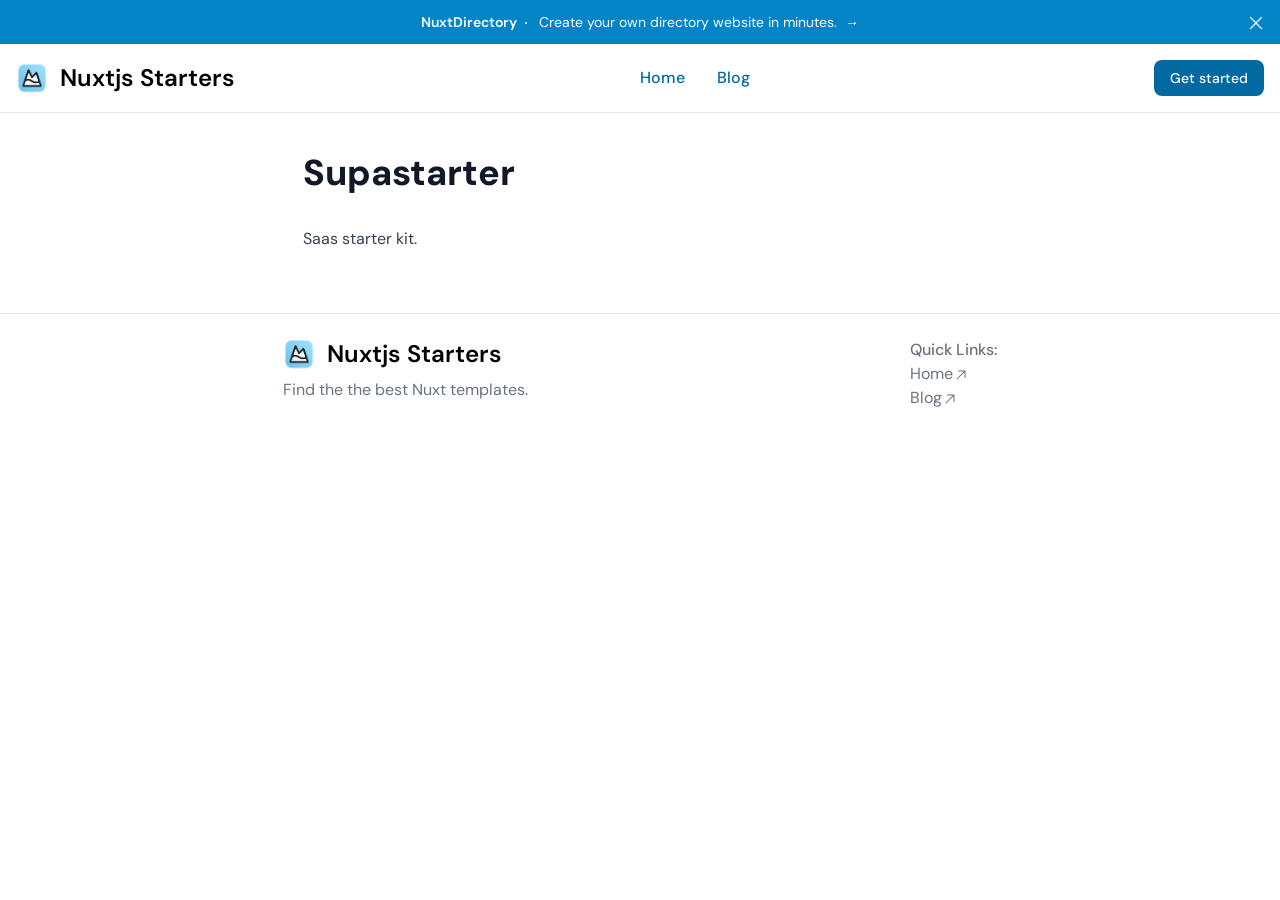
<file: board/supastarter/index.html>
<!DOCTYPE html><html  data-capo=""><head><meta charset="utf-8">
<meta name="viewport" content="width=device-width, initial-scale=1">
<title>Supastarter</title>
<style>/*! tailwindcss v3.4.4 | MIT License | https://tailwindcss.com*/*,:after,:before{border:0 solid #e5e7eb;box-sizing:border-box}:after,:before{--tw-content:""}:host,html{line-height:1.5;-webkit-text-size-adjust:100%;font-family:ui-sans-serif,system-ui,sans-serif,Apple Color Emoji,Segoe UI Emoji,Segoe UI Symbol,Noto Color Emoji;font-feature-settings:normal;font-variation-settings:normal;tab-size:4;-webkit-tap-highlight-color:transparent}body{line-height:inherit;margin:0}hr{border-top-width:1px;color:inherit;height:0}abbr:where([title]){-webkit-text-decoration:underline dotted;text-decoration:underline dotted}h1,h2,h3,h4,h5,h6{font-size:inherit;font-weight:inherit}a{color:inherit;text-decoration:inherit}b,strong{font-weight:bolder}code,kbd,pre,samp{font-family:ui-monospace,SFMono-Regular,Menlo,Monaco,Consolas,Liberation Mono,Courier New,monospace;font-feature-settings:normal;font-size:1em;font-variation-settings:normal}small{font-size:80%}sub,sup{font-size:75%;line-height:0;position:relative;vertical-align:initial}sub{bottom:-.25em}sup{top:-.5em}table{border-collapse:collapse;border-color:inherit;text-indent:0}button,input,optgroup,select,textarea{color:inherit;font-family:inherit;font-feature-settings:inherit;font-size:100%;font-variation-settings:inherit;font-weight:inherit;letter-spacing:inherit;line-height:inherit;margin:0;padding:0}button,select{text-transform:none}button,input:where([type=button]),input:where([type=reset]),input:where([type=submit]){-webkit-appearance:button;background-color:initial;background-image:none}:-moz-focusring{outline:auto}:-moz-ui-invalid{box-shadow:none}progress{vertical-align:initial}::-webkit-inner-spin-button,::-webkit-outer-spin-button{height:auto}[type=search]{-webkit-appearance:textfield;outline-offset:-2px}::-webkit-search-decoration{-webkit-appearance:none}::-webkit-file-upload-button{-webkit-appearance:button;font:inherit}summary{display:list-item}blockquote,dd,dl,figure,h1,h2,h3,h4,h5,h6,hr,p,pre{margin:0}fieldset{margin:0}fieldset,legend{padding:0}menu,ol,ul{list-style:none;margin:0;padding:0}dialog{padding:0}textarea{resize:vertical}input::placeholder,textarea::placeholder{color:#9ca3af;opacity:1}[role=button],button{cursor:pointer}:disabled{cursor:default}audio,canvas,embed,iframe,img,object,svg,video{display:block;vertical-align:middle}img,video{height:auto;max-width:100%}[hidden]{display:none}[multiple],[type=date],[type=datetime-local],[type=email],[type=month],[type=number],[type=password],[type=search],[type=tel],[type=text],[type=time],[type=url],[type=week],input:where(:not([type])),select,textarea{appearance:none;background-color:#fff;border-color:#6b7280;border-radius:0;border-width:1px;font-size:1rem;line-height:1.5rem;padding:.5rem .75rem;--tw-shadow:0 0 #0000}[multiple]:focus,[type=date]:focus,[type=datetime-local]:focus,[type=email]:focus,[type=month]:focus,[type=number]:focus,[type=password]:focus,[type=search]:focus,[type=tel]:focus,[type=text]:focus,[type=time]:focus,[type=url]:focus,[type=week]:focus,input:where(:not([type])):focus,select:focus,textarea:focus{outline:2px solid #0000;outline-offset:2px;--tw-ring-inset:var(--tw-empty,/*!*/ /*!*/);--tw-ring-offset-width:0px;--tw-ring-offset-color:#fff;--tw-ring-color:#2563eb;--tw-ring-offset-shadow:var(--tw-ring-inset) 0 0 0 var(--tw-ring-offset-width) var(--tw-ring-offset-color);--tw-ring-shadow:var(--tw-ring-inset) 0 0 0 calc(1px + var(--tw-ring-offset-width)) var(--tw-ring-color);border-color:#2563eb;box-shadow:var(--tw-ring-offset-shadow),var(--tw-ring-shadow),var(--tw-shadow)}input::placeholder,textarea::placeholder{color:#6b7280;opacity:1}::-webkit-datetime-edit-fields-wrapper{padding:0}::-webkit-date-and-time-value{min-height:1.5em;text-align:inherit}::-webkit-datetime-edit{display:inline-flex}::-webkit-datetime-edit,::-webkit-datetime-edit-day-field,::-webkit-datetime-edit-hour-field,::-webkit-datetime-edit-meridiem-field,::-webkit-datetime-edit-millisecond-field,::-webkit-datetime-edit-minute-field,::-webkit-datetime-edit-month-field,::-webkit-datetime-edit-second-field,::-webkit-datetime-edit-year-field{padding-bottom:0;padding-top:0}select{background-image:url("data:image/svg+xml;charset=utf-8,%3Csvg xmlns='http://www.w3.org/2000/svg' fill='none' viewBox='0 0 20 20'%3E%3Cpath stroke='%236b7280' stroke-linecap='round' stroke-linejoin='round' stroke-width='1.5' d='m6 8 4 4 4-4'/%3E%3C/svg%3E");background-position:right .5rem center;background-repeat:no-repeat;background-size:1.5em 1.5em;padding-right:2.5rem;-webkit-print-color-adjust:exact;print-color-adjust:exact}[multiple],[size]:where(select:not([size="1"])){background-image:none;background-position:0 0;background-repeat:unset;background-size:initial;padding-right:.75rem;-webkit-print-color-adjust:unset;print-color-adjust:unset}[type=checkbox],[type=radio]{appearance:none;background-color:#fff;background-origin:border-box;border-color:#6b7280;border-width:1px;color:#2563eb;display:inline-block;flex-shrink:0;height:1rem;padding:0;-webkit-print-color-adjust:exact;print-color-adjust:exact;-webkit-user-select:none;user-select:none;vertical-align:middle;width:1rem;--tw-shadow:0 0 #0000}[type=checkbox]{border-radius:0}[type=radio]{border-radius:100%}[type=checkbox]:focus,[type=radio]:focus{outline:2px solid #0000;outline-offset:2px;--tw-ring-inset:var(--tw-empty,/*!*/ /*!*/);--tw-ring-offset-width:2px;--tw-ring-offset-color:#fff;--tw-ring-color:#2563eb;--tw-ring-offset-shadow:var(--tw-ring-inset) 0 0 0 var(--tw-ring-offset-width) var(--tw-ring-offset-color);--tw-ring-shadow:var(--tw-ring-inset) 0 0 0 calc(2px + var(--tw-ring-offset-width)) var(--tw-ring-color);box-shadow:var(--tw-ring-offset-shadow),var(--tw-ring-shadow),var(--tw-shadow)}[type=checkbox]:checked,[type=radio]:checked{background-color:currentColor;background-position:50%;background-repeat:no-repeat;background-size:100% 100%;border-color:#0000}[type=checkbox]:checked{background-image:url("data:image/svg+xml;charset=utf-8,%3Csvg xmlns='http://www.w3.org/2000/svg' fill='%23fff' viewBox='0 0 16 16'%3E%3Cpath d='M12.207 4.793a1 1 0 0 1 0 1.414l-5 5a1 1 0 0 1-1.414 0l-2-2a1 1 0 0 1 1.414-1.414L6.5 9.086l4.293-4.293a1 1 0 0 1 1.414 0'/%3E%3C/svg%3E")}@media (forced-colors:active) {[type=checkbox]:checked{appearance:auto}}[type=radio]:checked{background-image:url("data:image/svg+xml;charset=utf-8,%3Csvg xmlns='http://www.w3.org/2000/svg' fill='%23fff' viewBox='0 0 16 16'%3E%3Ccircle cx='8' cy='8' r='3'/%3E%3C/svg%3E")}@media (forced-colors:active) {[type=radio]:checked{appearance:auto}}[type=checkbox]:checked:focus,[type=checkbox]:checked:hover,[type=checkbox]:indeterminate,[type=radio]:checked:focus,[type=radio]:checked:hover{background-color:currentColor;border-color:#0000}[type=checkbox]:indeterminate{background-image:url("data:image/svg+xml;charset=utf-8,%3Csvg xmlns='http://www.w3.org/2000/svg' fill='none' viewBox='0 0 16 16'%3E%3Cpath stroke='%23fff' stroke-linecap='round' stroke-linejoin='round' stroke-width='2' d='M4 8h8'/%3E%3C/svg%3E");background-position:50%;background-repeat:no-repeat;background-size:100% 100%}@media (forced-colors:active) {[type=checkbox]:indeterminate{appearance:auto}}[type=checkbox]:indeterminate:focus,[type=checkbox]:indeterminate:hover{background-color:currentColor;border-color:#0000}[type=file]{background:unset;border-color:inherit;border-radius:0;border-width:0;font-size:unset;line-height:inherit;padding:0}[type=file]:focus{outline:1px solid ButtonText;outline:1px auto -webkit-focus-ring-color}*,::backdrop,:after,:before{--tw-border-spacing-x:0;--tw-border-spacing-y:0;--tw-translate-x:0;--tw-translate-y:0;--tw-rotate:0;--tw-skew-x:0;--tw-skew-y:0;--tw-scale-x:1;--tw-scale-y:1;--tw-pan-x: ;--tw-pan-y: ;--tw-pinch-zoom: ;--tw-scroll-snap-strictness:proximity;--tw-gradient-from-position: ;--tw-gradient-via-position: ;--tw-gradient-to-position: ;--tw-ordinal: ;--tw-slashed-zero: ;--tw-numeric-figure: ;--tw-numeric-spacing: ;--tw-numeric-fraction: ;--tw-ring-inset: ;--tw-ring-offset-width:0px;--tw-ring-offset-color:#fff;--tw-ring-color:#3b82f680;--tw-ring-offset-shadow:0 0 #0000;--tw-ring-shadow:0 0 #0000;--tw-shadow:0 0 #0000;--tw-shadow-colored:0 0 #0000;--tw-blur: ;--tw-brightness: ;--tw-contrast: ;--tw-grayscale: ;--tw-hue-rotate: ;--tw-invert: ;--tw-saturate: ;--tw-sepia: ;--tw-drop-shadow: ;--tw-backdrop-blur: ;--tw-backdrop-brightness: ;--tw-backdrop-contrast: ;--tw-backdrop-grayscale: ;--tw-backdrop-hue-rotate: ;--tw-backdrop-invert: ;--tw-backdrop-opacity: ;--tw-backdrop-saturate: ;--tw-backdrop-sepia: ;--tw-contain-size: ;--tw-contain-layout: ;--tw-contain-paint: ;--tw-contain-style: }.prose{color:var(--tw-prose-body);max-width:65ch}.prose :where(p):not(:where([class~=not-prose],[class~=not-prose] *)){margin-bottom:1.25em;margin-top:1.25em}.prose :where([class~=lead]):not(:where([class~=not-prose],[class~=not-prose] *)){color:var(--tw-prose-lead);font-size:1.25em;line-height:1.6;margin-bottom:1.2em;margin-top:1.2em}.prose :where(a):not(:where([class~=not-prose],[class~=not-prose] *)){color:var(--tw-prose-links);font-weight:500;text-decoration:underline}.prose :where(strong):not(:where([class~=not-prose],[class~=not-prose] *)){color:var(--tw-prose-bold);font-weight:600}.prose :where(a strong):not(:where([class~=not-prose],[class~=not-prose] *)){color:inherit}.prose :where(blockquote strong):not(:where([class~=not-prose],[class~=not-prose] *)){color:inherit}.prose :where(thead th strong):not(:where([class~=not-prose],[class~=not-prose] *)){color:inherit}.prose :where(ol):not(:where([class~=not-prose],[class~=not-prose] *)){list-style-type:decimal;margin-bottom:1.25em;margin-top:1.25em;padding-inline-start:1.625em}.prose :where(ol[type=A]):not(:where([class~=not-prose],[class~=not-prose] *)){list-style-type:upper-alpha}.prose :where(ol[type=a]):not(:where([class~=not-prose],[class~=not-prose] *)){list-style-type:lower-alpha}.prose :where(ol[type=A s]):not(:where([class~=not-prose],[class~=not-prose] *)){list-style-type:upper-alpha}.prose :where(ol[type=a s]):not(:where([class~=not-prose],[class~=not-prose] *)){list-style-type:lower-alpha}.prose :where(ol[type=I]):not(:where([class~=not-prose],[class~=not-prose] *)){list-style-type:upper-roman}.prose :where(ol[type=i]):not(:where([class~=not-prose],[class~=not-prose] *)){list-style-type:lower-roman}.prose :where(ol[type=I s]):not(:where([class~=not-prose],[class~=not-prose] *)){list-style-type:upper-roman}.prose :where(ol[type=i s]):not(:where([class~=not-prose],[class~=not-prose] *)){list-style-type:lower-roman}.prose :where(ol[type="1"]):not(:where([class~=not-prose],[class~=not-prose] *)){list-style-type:decimal}.prose :where(ul):not(:where([class~=not-prose],[class~=not-prose] *)){list-style-type:disc;margin-bottom:1.25em;margin-top:1.25em;padding-inline-start:1.625em}.prose :where(ol>li):not(:where([class~=not-prose],[class~=not-prose] *))::marker{color:var(--tw-prose-counters);font-weight:400}.prose :where(ul>li):not(:where([class~=not-prose],[class~=not-prose] *))::marker{color:var(--tw-prose-bullets)}.prose :where(dt):not(:where([class~=not-prose],[class~=not-prose] *)){color:var(--tw-prose-headings);font-weight:600;margin-top:1.25em}.prose :where(hr):not(:where([class~=not-prose],[class~=not-prose] *)){border-color:var(--tw-prose-hr);border-top-width:1px;margin-bottom:3em;margin-top:3em}.prose :where(blockquote):not(:where([class~=not-prose],[class~=not-prose] *)){border-inline-start-color:var(--tw-prose-quote-borders);border-inline-start-width:.25rem;color:var(--tw-prose-quotes);font-style:italic;font-weight:500;margin-bottom:1.6em;margin-top:1.6em;padding-inline-start:1em;quotes:"\201C""\201D""\2018""\2019"}.prose :where(blockquote p:first-of-type):not(:where([class~=not-prose],[class~=not-prose] *)):before{content:open-quote}.prose :where(blockquote p:last-of-type):not(:where([class~=not-prose],[class~=not-prose] *)):after{content:close-quote}.prose :where(h1):not(:where([class~=not-prose],[class~=not-prose] *)){color:var(--tw-prose-headings);font-size:2.25em;font-weight:800;line-height:1.1111111;margin-bottom:.8888889em;margin-top:0}.prose :where(h1 strong):not(:where([class~=not-prose],[class~=not-prose] *)){color:inherit;font-weight:900}.prose :where(h2):not(:where([class~=not-prose],[class~=not-prose] *)){color:var(--tw-prose-headings);font-size:1.5em;font-weight:700;line-height:1.3333333;margin-bottom:1em;margin-top:2em}.prose :where(h2 strong):not(:where([class~=not-prose],[class~=not-prose] *)){color:inherit;font-weight:800}.prose :where(h3):not(:where([class~=not-prose],[class~=not-prose] *)){color:var(--tw-prose-headings);font-size:1.25em;font-weight:600;line-height:1.6;margin-bottom:.6em;margin-top:1.6em}.prose :where(h3 strong):not(:where([class~=not-prose],[class~=not-prose] *)){color:inherit;font-weight:700}.prose :where(h4):not(:where([class~=not-prose],[class~=not-prose] *)){color:var(--tw-prose-headings);font-weight:600;line-height:1.5;margin-bottom:.5em;margin-top:1.5em}.prose :where(h4 strong):not(:where([class~=not-prose],[class~=not-prose] *)){color:inherit;font-weight:700}.prose :where(img):not(:where([class~=not-prose],[class~=not-prose] *)){margin-bottom:2em;margin-top:2em}.prose :where(picture):not(:where([class~=not-prose],[class~=not-prose] *)){display:block;margin-bottom:2em;margin-top:2em}.prose :where(video):not(:where([class~=not-prose],[class~=not-prose] *)){margin-bottom:2em;margin-top:2em}.prose :where(kbd):not(:where([class~=not-prose],[class~=not-prose] *)){border-radius:.3125rem;box-shadow:0 0 0 1px rgb(var(--tw-prose-kbd-shadows)/10%),0 3px 0 rgb(var(--tw-prose-kbd-shadows)/10%);color:var(--tw-prose-kbd);font-family:inherit;font-size:.875em;font-weight:500;padding-inline-end:.375em;padding-bottom:.1875em;padding-top:.1875em;padding-inline-start:.375em}.prose :where(code):not(:where([class~=not-prose],[class~=not-prose] *)){color:var(--tw-prose-code);font-size:.875em;font-weight:600}.prose :where(code):not(:where([class~=not-prose],[class~=not-prose] *)):before{content:"`"}.prose :where(code):not(:where([class~=not-prose],[class~=not-prose] *)):after{content:"`"}.prose :where(a code):not(:where([class~=not-prose],[class~=not-prose] *)){color:inherit}.prose :where(h1 code):not(:where([class~=not-prose],[class~=not-prose] *)){color:inherit}.prose :where(h2 code):not(:where([class~=not-prose],[class~=not-prose] *)){color:inherit;font-size:.875em}.prose :where(h3 code):not(:where([class~=not-prose],[class~=not-prose] *)){color:inherit;font-size:.9em}.prose :where(h4 code):not(:where([class~=not-prose],[class~=not-prose] *)){color:inherit}.prose :where(blockquote code):not(:where([class~=not-prose],[class~=not-prose] *)){color:inherit}.prose :where(thead th code):not(:where([class~=not-prose],[class~=not-prose] *)){color:inherit}.prose :where(pre):not(:where([class~=not-prose],[class~=not-prose] *)){background-color:var(--tw-prose-pre-bg);border-radius:.375rem;color:var(--tw-prose-pre-code);font-size:.875em;font-weight:400;line-height:1.7142857;margin-bottom:1.7142857em;margin-top:1.7142857em;overflow-x:auto;padding-inline-end:1.1428571em;padding-bottom:.8571429em;padding-top:.8571429em;padding-inline-start:1.1428571em}.prose :where(pre code):not(:where([class~=not-prose],[class~=not-prose] *)){background-color:initial;border-radius:0;border-width:0;color:inherit;font-family:inherit;font-size:inherit;font-weight:inherit;line-height:inherit;padding:0}.prose :where(pre code):not(:where([class~=not-prose],[class~=not-prose] *)):before{content:none}.prose :where(pre code):not(:where([class~=not-prose],[class~=not-prose] *)):after{content:none}.prose :where(table):not(:where([class~=not-prose],[class~=not-prose] *)){font-size:.875em;line-height:1.7142857;margin-bottom:2em;margin-top:2em;table-layout:auto;text-align:start;width:100%}.prose :where(thead):not(:where([class~=not-prose],[class~=not-prose] *)){border-bottom-color:var(--tw-prose-th-borders);border-bottom-width:1px}.prose :where(thead th):not(:where([class~=not-prose],[class~=not-prose] *)){color:var(--tw-prose-headings);font-weight:600;padding-inline-end:.5714286em;padding-bottom:.5714286em;padding-inline-start:.5714286em;vertical-align:bottom}.prose :where(tbody tr):not(:where([class~=not-prose],[class~=not-prose] *)){border-bottom-color:var(--tw-prose-td-borders);border-bottom-width:1px}.prose :where(tbody tr:last-child):not(:where([class~=not-prose],[class~=not-prose] *)){border-bottom-width:0}.prose :where(tbody td):not(:where([class~=not-prose],[class~=not-prose] *)){vertical-align:initial}.prose :where(tfoot):not(:where([class~=not-prose],[class~=not-prose] *)){border-top-color:var(--tw-prose-th-borders);border-top-width:1px}.prose :where(tfoot td):not(:where([class~=not-prose],[class~=not-prose] *)){vertical-align:top}.prose :where(figure>*):not(:where([class~=not-prose],[class~=not-prose] *)){margin-bottom:0;margin-top:0}.prose :where(figcaption):not(:where([class~=not-prose],[class~=not-prose] *)){color:var(--tw-prose-captions);font-size:.875em;line-height:1.4285714;margin-top:.8571429em}.prose{--tw-prose-body:#374151;--tw-prose-headings:#111827;--tw-prose-lead:#4b5563;--tw-prose-links:#111827;--tw-prose-bold:#111827;--tw-prose-counters:#6b7280;--tw-prose-bullets:#d1d5db;--tw-prose-hr:#e5e7eb;--tw-prose-quotes:#111827;--tw-prose-quote-borders:#e5e7eb;--tw-prose-captions:#6b7280;--tw-prose-kbd:#111827;--tw-prose-kbd-shadows:17 24 39;--tw-prose-code:#111827;--tw-prose-pre-code:#e5e7eb;--tw-prose-pre-bg:#1f2937;--tw-prose-th-borders:#d1d5db;--tw-prose-td-borders:#e5e7eb;--tw-prose-invert-body:#d1d5db;--tw-prose-invert-headings:#fff;--tw-prose-invert-lead:#9ca3af;--tw-prose-invert-links:#fff;--tw-prose-invert-bold:#fff;--tw-prose-invert-counters:#9ca3af;--tw-prose-invert-bullets:#4b5563;--tw-prose-invert-hr:#374151;--tw-prose-invert-quotes:#f3f4f6;--tw-prose-invert-quote-borders:#374151;--tw-prose-invert-captions:#9ca3af;--tw-prose-invert-kbd:#fff;--tw-prose-invert-kbd-shadows:255 255 255;--tw-prose-invert-code:#fff;--tw-prose-invert-pre-code:#d1d5db;--tw-prose-invert-pre-bg:#00000080;--tw-prose-invert-th-borders:#4b5563;--tw-prose-invert-td-borders:#374151;font-size:1rem;line-height:1.75}.prose :where(picture>img):not(:where([class~=not-prose],[class~=not-prose] *)){margin-bottom:0;margin-top:0}.prose :where(li):not(:where([class~=not-prose],[class~=not-prose] *)){margin-bottom:.5em;margin-top:.5em}.prose :where(ol>li):not(:where([class~=not-prose],[class~=not-prose] *)){padding-inline-start:.375em}.prose :where(ul>li):not(:where([class~=not-prose],[class~=not-prose] *)){padding-inline-start:.375em}.prose :where(.prose>ul>li p):not(:where([class~=not-prose],[class~=not-prose] *)){margin-bottom:.75em;margin-top:.75em}.prose :where(.prose>ul>li>p:first-child):not(:where([class~=not-prose],[class~=not-prose] *)){margin-top:1.25em}.prose :where(.prose>ul>li>p:last-child):not(:where([class~=not-prose],[class~=not-prose] *)){margin-bottom:1.25em}.prose :where(.prose>ol>li>p:first-child):not(:where([class~=not-prose],[class~=not-prose] *)){margin-top:1.25em}.prose :where(.prose>ol>li>p:last-child):not(:where([class~=not-prose],[class~=not-prose] *)){margin-bottom:1.25em}.prose :where(ul ul,ul ol,ol ul,ol ol):not(:where([class~=not-prose],[class~=not-prose] *)){margin-bottom:.75em;margin-top:.75em}.prose :where(dl):not(:where([class~=not-prose],[class~=not-prose] *)){margin-bottom:1.25em;margin-top:1.25em}.prose :where(dd):not(:where([class~=not-prose],[class~=not-prose] *)){margin-top:.5em;padding-inline-start:1.625em}.prose :where(hr+*):not(:where([class~=not-prose],[class~=not-prose] *)){margin-top:0}.prose :where(h2+*):not(:where([class~=not-prose],[class~=not-prose] *)){margin-top:0}.prose :where(h3+*):not(:where([class~=not-prose],[class~=not-prose] *)){margin-top:0}.prose :where(h4+*):not(:where([class~=not-prose],[class~=not-prose] *)){margin-top:0}.prose :where(thead th:first-child):not(:where([class~=not-prose],[class~=not-prose] *)){padding-inline-start:0}.prose :where(thead th:last-child):not(:where([class~=not-prose],[class~=not-prose] *)){padding-inline-end:0}.prose :where(tbody td,tfoot td):not(:where([class~=not-prose],[class~=not-prose] *)){padding-inline-end:.5714286em;padding-bottom:.5714286em;padding-top:.5714286em;padding-inline-start:.5714286em}.prose :where(tbody td:first-child,tfoot td:first-child):not(:where([class~=not-prose],[class~=not-prose] *)){padding-inline-start:0}.prose :where(tbody td:last-child,tfoot td:last-child):not(:where([class~=not-prose],[class~=not-prose] *)){padding-inline-end:0}.prose :where(figure):not(:where([class~=not-prose],[class~=not-prose] *)){margin-bottom:2em;margin-top:2em}.prose :where(.prose>:first-child):not(:where([class~=not-prose],[class~=not-prose] *)){margin-top:0}.prose :where(.prose>:last-child):not(:where([class~=not-prose],[class~=not-prose] *)){margin-bottom:0}.sr-only{height:1px;margin:-1px;overflow:hidden;padding:0;position:absolute;width:1px;clip:rect(0,0,0,0);border-width:0;white-space:nowrap}.absolute{position:absolute}.relative{position:relative}.inset-y-0{bottom:0;top:0}.-top-3{top:-.75rem}.-top-4{top:-1rem}.left-0{left:0}.right-0{right:0}.start-0{inset-inline-start:0}.z-20{z-index:20}.-m-3{margin:-.75rem}.m-0{margin:0}.mx-2{margin-left:.5rem;margin-right:.5rem}.mx-auto{margin-left:auto;margin-right:auto}.-ml-0{margin-left:0}.-ml-0\.5{margin-left:-.125rem}.mb-10{margin-bottom:2.5rem}.mt-4{margin-top:1rem}.block{display:block}.inline{display:inline}.flex{display:flex}.inline-flex{display:inline-flex}.grid{display:grid}.hidden{display:none}.h-0{height:0}.h-0\.5{height:.125rem}.h-10{height:2.5rem}.h-5{height:1.25rem}.h-6{height:1.5rem}.h-8{height:2rem}.max-h-64{max-height:16rem}.w-0{width:0}.w-0\.5{width:.125rem}.w-10{width:2.5rem}.w-5{width:1.25rem}.w-6{width:1.5rem}.w-full{width:100%}.max-w-3xl{max-width:48rem}.max-w-none{max-width:none}.max-w-prose{max-width:65ch}.max-w-screen-xl{max-width:1280px}.flex-1{flex:1 1 0%}.grid-cols-4{grid-template-columns:repeat(4,minmax(0,1fr))}.flex-col{flex-direction:column}.flex-wrap{flex-wrap:wrap}.items-start{align-items:flex-start}.items-center{align-items:center}.justify-end{justify-content:flex-end}.justify-center{justify-content:center}.justify-between{justify-content:space-between}.gap-10{gap:2.5rem}.gap-2{gap:.5rem}.gap-4{gap:1rem}.gap-8{gap:2rem}.gap-x-2{column-gap:.5rem}.gap-x-6{column-gap:1.5rem}.space-x-3>:not([hidden])~:not([hidden]){--tw-space-x-reverse:0;margin-left:calc(.75rem*(1 - var(--tw-space-x-reverse)));margin-right:calc(.75rem*var(--tw-space-x-reverse))}.space-y-2>:not([hidden])~:not([hidden]){--tw-space-y-reverse:0;margin-bottom:calc(.5rem*var(--tw-space-y-reverse));margin-top:calc(.5rem*(1 - var(--tw-space-y-reverse)))}.self-center{align-self:center}.whitespace-nowrap{white-space:nowrap}.rounded{border-radius:.25rem}.rounded-full{border-radius:9999px}.rounded-lg{border-radius:.5rem}.rounded-md{border-radius:.375rem}.border{border-width:1px}.border-0{border-width:0}.border-2{border-width:2px}.border-b{border-bottom-width:1px}.border-t{border-top-width:1px}.border-dashed{border-style:dashed}.border-blue-500{--tw-border-opacity:1;border-color:rgb(59 130 246/var(--tw-border-opacity))}.border-gray-100{--tw-border-opacity:1;border-color:rgb(243 244 246/var(--tw-border-opacity))}.border-gray-200{--tw-border-opacity:1;border-color:rgb(229 231 235/var(--tw-border-opacity))}.border-gray-300{--tw-border-opacity:1;border-color:rgb(209 213 219/var(--tw-border-opacity))}.bg-blue-600{--tw-bg-opacity:1;background-color:rgb(37 99 235/var(--tw-bg-opacity))}.bg-blue-600\/10{background-color:#2563eb1a}.bg-gray-100{--tw-bg-opacity:1;background-color:rgb(243 244 246/var(--tw-bg-opacity))}.bg-gray-50{--tw-bg-opacity:1;background-color:rgb(249 250 251/var(--tw-bg-opacity))}.bg-indigo-600{--tw-bg-opacity:1;background-color:rgb(79 70 229/var(--tw-bg-opacity))}.bg-primary-600{--tw-bg-opacity:1;background-color:rgb(2 132 199/var(--tw-bg-opacity))}.bg-primary-700{--tw-bg-opacity:1;background-color:rgb(3 105 161/var(--tw-bg-opacity))}.bg-white{--tw-bg-opacity:1;background-color:rgb(255 255 255/var(--tw-bg-opacity))}.fill-current{fill:currentColor}.p-0{padding:0}.p-2{padding:.5rem}.p-3{padding:.75rem}.p-4{padding:1rem}.p-6{padding:1.5rem}.px-1{padding-left:.25rem;padding-right:.25rem}.px-1\.5{padding-left:.375rem;padding-right:.375rem}.px-2{padding-left:.5rem;padding-right:.5rem}.px-3{padding-left:.75rem;padding-right:.75rem}.px-3\.5{padding-left:.875rem;padding-right:.875rem}.px-4{padding-left:1rem;padding-right:1rem}.px-5{padding-left:1.25rem;padding-right:1.25rem}.px-6{padding-left:1.5rem;padding-right:1.5rem}.py-0{padding-bottom:0;padding-top:0}.py-0\.5{padding-bottom:.125rem;padding-top:.125rem}.py-1{padding-bottom:.25rem;padding-top:.25rem}.py-1\.5{padding-bottom:.375rem;padding-top:.375rem}.py-10{padding-bottom:2.5rem;padding-top:2.5rem}.py-2{padding-bottom:.5rem;padding-top:.5rem}.py-2\.5{padding-bottom:.625rem;padding-top:.625rem}.py-6{padding-bottom:1.5rem;padding-top:1.5rem}.pb-10{padding-bottom:2.5rem}.pb-20{padding-bottom:5rem}.pr-1{padding-right:.25rem}.pr-1\.5{padding-right:.375rem}.pr-14{padding-right:3.5rem}.pt-20{padding-top:5rem}.text-center{text-align:center}.font-display{font-family:DM Sans}.font-sans{font-family:ui-sans-serif,system-ui,sans-serif,Apple Color Emoji,Segoe UI Emoji,Segoe UI Symbol,Noto Color Emoji}.text-2xl{font-size:1.5rem;line-height:2rem}.text-sm{font-size:.875rem;line-height:1.25rem}.text-xs{font-size:.75rem;line-height:1rem}.font-medium{font-weight:500}.font-semibold{font-weight:600}.leading-6{line-height:1.5rem}.text-blue-500{--tw-text-opacity:1;color:rgb(59 130 246/var(--tw-text-opacity))}.text-gray-400{--tw-text-opacity:1;color:rgb(156 163 175/var(--tw-text-opacity))}.text-gray-500{--tw-text-opacity:1;color:rgb(107 114 128/var(--tw-text-opacity))}.text-gray-600{--tw-text-opacity:1;color:rgb(75 85 99/var(--tw-text-opacity))}.text-gray-900{--tw-text-opacity:1;color:rgb(17 24 39/var(--tw-text-opacity))}.text-white{--tw-text-opacity:1;color:rgb(255 255 255/var(--tw-text-opacity))}.underline{text-decoration-line:underline}.decoration-primary-500{text-decoration-color:#0ea5e9}.decoration-primary-600{text-decoration-color:#0284c7}.underline-offset-4{text-underline-offset:4px}.opacity-0{opacity:0}.shadow-sm{--tw-shadow:0 1px 2px 0 #0000000d;--tw-shadow-colored:0 1px 2px 0 var(--tw-shadow-color);box-shadow:var(--tw-ring-offset-shadow,0 0 #0000),var(--tw-ring-shadow,0 0 #0000),var(--tw-shadow)}.ring-1{--tw-ring-offset-shadow:var(--tw-ring-inset) 0 0 0 var(--tw-ring-offset-width) var(--tw-ring-offset-color);--tw-ring-shadow:var(--tw-ring-inset) 0 0 0 calc(1px + var(--tw-ring-offset-width)) var(--tw-ring-color);box-shadow:var(--tw-ring-offset-shadow),var(--tw-ring-shadow),var(--tw-shadow,0 0 #0000)}.ring-inset{--tw-ring-inset:inset}.ring-gray-300{--tw-ring-opacity:1;--tw-ring-color:rgb(209 213 219/var(--tw-ring-opacity))}.ring-gray-500\/10{--tw-ring-color:#6b72801a}.filter{filter:var(--tw-blur) var(--tw-brightness) var(--tw-contrast) var(--tw-grayscale) var(--tw-hue-rotate) var(--tw-invert) var(--tw-saturate) var(--tw-sepia) var(--tw-drop-shadow)}.transition-opacity{transition-duration:.15s;transition-property:opacity;transition-timing-function:cubic-bezier(.4,0,.2,1)}.dark\:prose-invert:is(.dark *){--tw-prose-body:var(--tw-prose-invert-body);--tw-prose-headings:var(--tw-prose-invert-headings);--tw-prose-lead:var(--tw-prose-invert-lead);--tw-prose-links:var(--tw-prose-invert-links);--tw-prose-bold:var(--tw-prose-invert-bold);--tw-prose-counters:var(--tw-prose-invert-counters);--tw-prose-bullets:var(--tw-prose-invert-bullets);--tw-prose-hr:var(--tw-prose-invert-hr);--tw-prose-quotes:var(--tw-prose-invert-quotes);--tw-prose-quote-borders:var(--tw-prose-invert-quote-borders);--tw-prose-captions:var(--tw-prose-invert-captions);--tw-prose-kbd:var(--tw-prose-invert-kbd);--tw-prose-kbd-shadows:var(--tw-prose-invert-kbd-shadows);--tw-prose-code:var(--tw-prose-invert-code);--tw-prose-pre-code:var(--tw-prose-invert-pre-code);--tw-prose-pre-bg:var(--tw-prose-invert-pre-bg);--tw-prose-th-borders:var(--tw-prose-invert-th-borders);--tw-prose-td-borders:var(--tw-prose-invert-td-borders)}.placeholder\:text-gray-400::placeholder{--tw-text-opacity:1;color:rgb(156 163 175/var(--tw-text-opacity))}.hover\:bg-blue-500:hover{--tw-bg-opacity:1;background-color:rgb(59 130 246/var(--tw-bg-opacity))}.hover\:bg-gray-100:hover{--tw-bg-opacity:1;background-color:rgb(243 244 246/var(--tw-bg-opacity))}.hover\:bg-indigo-600:hover{--tw-bg-opacity:1;background-color:rgb(79 70 229/var(--tw-bg-opacity))}.hover\:bg-primary-600:hover{--tw-bg-opacity:1;background-color:rgb(2 132 199/var(--tw-bg-opacity))}.hover\:bg-primary-800:hover{--tw-bg-opacity:1;background-color:rgb(7 89 133/var(--tw-bg-opacity))}.hover\:underline:hover{text-decoration-line:underline}.focus\:outline-none:focus{outline:2px solid #0000;outline-offset:2px}.focus\:ring-2:focus{--tw-ring-offset-shadow:var(--tw-ring-inset) 0 0 0 var(--tw-ring-offset-width) var(--tw-ring-offset-color);--tw-ring-shadow:var(--tw-ring-inset) 0 0 0 calc(2px + var(--tw-ring-offset-width)) var(--tw-ring-color)}.focus\:ring-2:focus,.focus\:ring-4:focus{box-shadow:var(--tw-ring-offset-shadow),var(--tw-ring-shadow),var(--tw-shadow,0 0 #0000)}.focus\:ring-4:focus{--tw-ring-offset-shadow:var(--tw-ring-inset) 0 0 0 var(--tw-ring-offset-width) var(--tw-ring-offset-color);--tw-ring-shadow:var(--tw-ring-inset) 0 0 0 calc(4px + var(--tw-ring-offset-width)) var(--tw-ring-color)}.focus\:ring-inset:focus{--tw-ring-inset:inset}.focus\:ring-gray-200:focus{--tw-ring-opacity:1;--tw-ring-color:rgb(229 231 235/var(--tw-ring-opacity))}.focus\:ring-primary-300:focus{--tw-ring-opacity:1;--tw-ring-color:rgb(125 211 252/var(--tw-ring-opacity))}.focus\:ring-primary-600:focus{--tw-ring-opacity:1;--tw-ring-color:rgb(2 132 199/var(--tw-ring-opacity))}.focus-visible\:outline:focus-visible{outline-style:solid}.focus-visible\:outline-2:focus-visible{outline-width:2px}.focus-visible\:outline-offset-2:focus-visible{outline-offset:2px}.focus-visible\:outline-offset-\[-4px\]:focus-visible{outline-offset:-4px}.group:hover .group-hover\:border-primary-500{--tw-border-opacity:1;border-color:rgb(14 165 233/var(--tw-border-opacity))}.group:hover .group-hover\:opacity-100{opacity:1}.prose-a\:border-b :is(:where(a):not(:where([class~=not-prose],[class~=not-prose] *))){border-bottom-width:1px}.prose-a\:border-dashed :is(:where(a):not(:where([class~=not-prose],[class~=not-prose] *))){border-style:dashed}.prose-a\:font-normal :is(:where(a):not(:where([class~=not-prose],[class~=not-prose] *))){font-weight:400}.prose-a\:no-underline :is(:where(a):not(:where([class~=not-prose],[class~=not-prose] *))){text-decoration-line:none}.hover\:prose-a\:border-solid :is(:where(a):not(:where([class~=not-prose],[class~=not-prose] *))):hover{border-style:solid}.hover\:prose-a\:border-primary-400 :is(:where(a):not(:where([class~=not-prose],[class~=not-prose] *))):hover{--tw-border-opacity:1;border-color:rgb(56 189 248/var(--tw-border-opacity))}.hover\:prose-a\:text-primary-400 :is(:where(a):not(:where([class~=not-prose],[class~=not-prose] *))):hover{--tw-text-opacity:1;color:rgb(56 189 248/var(--tw-text-opacity))}.prose-pre\:bg-gray-100 :is(:where(pre):not(:where([class~=not-prose],[class~=not-prose] *))){--tw-bg-opacity:1;background-color:rgb(243 244 246/var(--tw-bg-opacity))}.dark\:border-gray-600:is(.dark *){--tw-border-opacity:1;border-color:rgb(75 85 99/var(--tw-border-opacity))}.dark\:border-gray-700:is(.dark *){--tw-border-opacity:1;border-color:rgb(55 65 81/var(--tw-border-opacity))}.dark\:bg-gray-800:is(.dark *){--tw-bg-opacity:1;background-color:rgb(31 41 55/var(--tw-bg-opacity))}.dark\:bg-gray-900:is(.dark *){--tw-bg-opacity:1;background-color:rgb(17 24 39/var(--tw-bg-opacity))}.dark\:bg-primary-600:is(.dark *){--tw-bg-opacity:1;background-color:rgb(2 132 199/var(--tw-bg-opacity))}.dark\:text-gray-400:is(.dark *){--tw-text-opacity:1;color:rgb(156 163 175/var(--tw-text-opacity))}.dark\:text-white:is(.dark *){--tw-text-opacity:1;color:rgb(255 255 255/var(--tw-text-opacity))}.dark\:hover\:bg-gray-700:hover:is(.dark *){--tw-bg-opacity:1;background-color:rgb(55 65 81/var(--tw-bg-opacity))}.dark\:hover\:bg-primary-700:hover:is(.dark *){--tw-bg-opacity:1;background-color:rgb(3 105 161/var(--tw-bg-opacity))}.dark\:focus\:ring-gray-600:focus:is(.dark *){--tw-ring-opacity:1;--tw-ring-color:rgb(75 85 99/var(--tw-ring-opacity))}.dark\:focus\:ring-primary-800:focus:is(.dark *){--tw-ring-opacity:1;--tw-ring-color:rgb(7 89 133/var(--tw-ring-opacity))}.dark\:prose-pre\:bg-gray-900 :is(:where(pre):not(:where([class~=not-prose],[class~=not-prose] *))):is(.dark *){--tw-bg-opacity:1;background-color:rgb(17 24 39/var(--tw-bg-opacity))}@media (min-width:640px){.sm\:px-3{padding-left:.75rem;padding-right:.75rem}.sm\:px-3\.5{padding-left:.875rem;padding-right:.875rem}.sm\:text-sm{font-size:.875rem;line-height:1.25rem}.sm\:leading-6{line-height:1.5rem}.sm\:before\:flex-1:before{content:var(--tw-content);flex:1 1 0%}}@media (min-width:768px){.md\:order-1{order:1}.md\:order-2{order:2}.md\:mt-0{margin-top:0}.md\:flex{display:flex}.md\:hidden{display:none}.md\:w-auto{width:auto}.md\:flex-row{flex-direction:row}.md\:space-x-0>:not([hidden])~:not([hidden]){--tw-space-x-reverse:0;margin-left:calc(0px*(1 - var(--tw-space-x-reverse)));margin-right:calc(0px*var(--tw-space-x-reverse))}.md\:space-x-8>:not([hidden])~:not([hidden]){--tw-space-x-reverse:0;margin-left:calc(2rem*(1 - var(--tw-space-x-reverse)));margin-right:calc(2rem*var(--tw-space-x-reverse))}.md\:border-0{border-width:0}.md\:bg-transparent{background-color:initial}.md\:bg-white{--tw-bg-opacity:1;background-color:rgb(255 255 255/var(--tw-bg-opacity))}.md\:p-0{padding:0}.md\:text-primary-700{--tw-text-opacity:1;color:rgb(3 105 161/var(--tw-text-opacity))}.md\:dark\:bg-gray-900:is(.dark *){--tw-bg-opacity:1;background-color:rgb(17 24 39/var(--tw-bg-opacity))}.md\:dark\:text-primary-500:is(.dark *){--tw-text-opacity:1;color:rgb(14 165 233/var(--tw-text-opacity))}}@media (min-width:1280px){.xl\:max-w-6xl{max-width:72rem}}.rtl\:space-x-reverse:where([dir=rtl],[dir=rtl] *)>:not([hidden])~:not([hidden]){--tw-space-x-reverse:1}</style>
<style>@font-face{font-display:swap;font-family:DM Sans;font-style:normal;font-weight:200 900;src:url(/_nuxt/DM_Sans-200_900-1.D1bw2c55.woff2) format("woff2");unicode-range:u+0100-02af,u+0304,u+0308,u+0329,u+1e00-1e9f,u+1ef2-1eff,u+2020,u+20a0-20ab,u+20ad-20c0,u+2113,u+2c60-2c7f,u+a720-a7ff}@font-face{font-display:swap;font-family:DM Sans;font-style:normal;font-weight:200 900;src:url(/_nuxt/DM_Sans-200_900-2.DeBecvsH.woff2) format("woff2");unicode-range:u+00??,u+0131,u+0152-0153,u+02bb-02bc,u+02c6,u+02da,u+02dc,u+0304,u+0308,u+0329,u+2000-206f,u+2074,u+20ac,u+2122,u+2191,u+2193,u+2212,u+2215,u+feff,u+fffd}</style>
<style>.icon[data-v-1ac4d401]{display:inline-block;vertical-align:middle}</style>
<link rel="stylesheet" href="/_nuxt/entry.XeIz5cGV.css">
<link rel="preload" as="fetch" crossorigin="anonymous" href="/board/supastarter/_payload.json?0de6db53-e2be-46fd-91c7-275be2aa2998">
<link rel="modulepreload" as="script" crossorigin href="/_nuxt/Cud426ir.js">
<link rel="modulepreload" as="script" crossorigin href="/_nuxt/D5xBv_8G.js">
<link rel="modulepreload" as="script" crossorigin href="/_nuxt/f2qmnvNS.js">
<link rel="modulepreload" as="script" crossorigin href="/_nuxt/CJubQL3Z.js">
<link rel="modulepreload" as="script" crossorigin href="/_nuxt/BX9kBK_I.js">
<link rel="modulepreload" as="script" crossorigin href="/_nuxt/Dnd51l0P.js">
<link rel="modulepreload" as="script" crossorigin href="/_nuxt/CdeWbTow.js">
<link rel="modulepreload" as="script" crossorigin href="/_nuxt/Dt8Qzoo3.js">
<link rel="modulepreload" as="script" crossorigin href="/_nuxt/DOn9lfNA.js">
<link rel="modulepreload" as="script" crossorigin href="/_nuxt/D9eW7X9w.js">
<link rel="modulepreload" as="script" crossorigin href="/_nuxt/4C7WVsJH.js">
<link rel="modulepreload" as="script" crossorigin href="/_nuxt/DPhr-i19.js">
<link rel="modulepreload" as="script" crossorigin href="/_nuxt/DGb-2GvO.js">
<link rel="prefetch" as="script" crossorigin href="/_nuxt/CNScsvPQ.js">
<link rel="prefetch" as="script" crossorigin href="/_nuxt/DmbDhqTA.js">
<link rel="prefetch" as="style" href="/_nuxt/useStudio.mIlAkhLC.css">
<link rel="prefetch" as="script" crossorigin href="/_nuxt/4Llkfsvd.js">
<link rel="prefetch" as="script" crossorigin href="/_nuxt/C20kGZh7.js">
<link rel="prefetch" as="script" crossorigin href="/_nuxt/BpShDWvC.js">
<meta property="og:title" content="Supastarter">
<meta name="description" content="Saas starter kit.">
<meta property="og:description" content="Saas starter kit.">
<script type="module" src="/_nuxt/Cud426ir.js" crossorigin></script></head><body><div id="__nuxt"><div class="font-display"><div style="" class="flex items-center gap-x-6 bg-primary-600 px-6 py-2.5 sm:px-3.5 sm:before:flex-1"><p class="text-sm leading-6 text-white"><a href="#"><strong class="font-semibold">NuxtDirectory</strong><svg viewBox="0 0 2 2" class="mx-2 inline h-0.5 w-0.5 fill-current" aria-hidden="true"><circle cx="1" cy="1" r="1"></circle></svg> Create your own directory website in minutes.  <span aria-hidden="true">→</span></a></p><div class="flex flex-1 justify-end"><button type="button" class="-m-3 p-3 focus-visible:outline-offset-[-4px]"><span class="sr-only">Dismiss</span><svg xmlns="http://www.w3.org/2000/svg" xmlns:xlink="http://www.w3.org/1999/xlink" aria-hidden="true" role="img" class="icon h-5 w-5 text-white" style="" width="1em" height="1em" viewBox="0 0 256 256" data-v-1ac4d401><path fill="currentColor" d="M205.66 194.34a8 8 0 0 1-11.32 11.32L128 139.31l-66.34 66.35a8 8 0 0 1-11.32-11.32L116.69 128L50.34 61.66a8 8 0 0 1 11.32-11.32L128 116.69l66.34-66.35a8 8 0 0 1 11.32 11.32L139.31 128Z"/></svg></button></div></div><nav class="bg-white dark:bg-gray-900 w-full z-20 start-0 border-b border-gray-200 dark:border-gray-600"><div class="max-w-screen-xl flex flex-wrap items-center justify-between mx-auto p-4"><a href="/" class="flex items-center space-x-3 rtl:space-x-reverse"><img src="/logo.png" class="h-8" alt="Nuxtjs Starters Logo"><span class="self-center text-2xl font-semibold whitespace-nowrap dark:text-white">Nuxtjs Starters</span></a><div class="flex md:order-2 space-x-3 md:space-x-0 rtl:space-x-reverse"><button type="button" class="text-white bg-primary-700 hover:bg-primary-800 focus:ring-4 focus:outline-none focus:ring-primary-300 font-medium rounded-lg text-sm px-4 py-2 text-center dark:bg-primary-600 dark:hover:bg-primary-700 dark:focus:ring-primary-800">Get started</button><button data-collapse-toggle="navbar-sticky" type="button" class="inline-flex items-center p-2 w-10 h-10 justify-center text-sm text-gray-500 rounded-lg md:hidden hover:bg-gray-100 focus:outline-none focus:ring-2 focus:ring-gray-200 dark:text-gray-400 dark:hover:bg-gray-700 dark:focus:ring-gray-600" aria-controls="navbar-sticky" aria-expanded="false"><span class="sr-only">Open main menu</span><svg class="w-5 h-5" aria-hidden="true" xmlns="http://www.w3.org/2000/svg" fill="none" viewBox="0 0 17 14"><path stroke="currentColor" stroke-linecap="round" stroke-linejoin="round" stroke-width="2" d="M1 1h15M1 7h15M1 13h15"></path></svg></button></div><div class="items-center justify-between hidden w-full md:flex md:w-auto md:order-1" id="navbar-sticky"><ul class="flex flex-col p-4 md:p-0 mt-4 font-medium border border-gray-100 rounded-lg bg-gray-50 md:space-x-8 rtl:space-x-reverse md:flex-row md:mt-0 md:border-0 md:bg-white dark:bg-gray-800 md:dark:bg-gray-900 dark:border-gray-700"><!--[--><li><a aria-current="page" href="/" class="block py-2 px-3 text-white bg-primary-700 rounded md:bg-transparent md:text-primary-700 md:p-0 md:dark:text-primary-500">Home</a></li><li><a aria-current="page" href="/blog" class="block py-2 px-3 text-white bg-primary-700 rounded md:bg-transparent md:text-primary-700 md:p-0 md:dark:text-primary-500">Blog</a></li><!--]--></ul></div></div></nav><!--[--><div class="document-driven-page"><div class="max-w-prose 2-xl:max-w-6xl px-5 py-10 mx-auto"><main class="max-w-none font-display prose dark:prose-invert prose-pre:bg-gray-100 dark:prose-pre:bg-gray-900 hover:prose-a:text-primary-400 prose-a:font-normal prose-a:no-underline prose-a:border-dashed prose-a:border-b hover:prose-a:border-solid hover:prose-a:border-primary-400"><!--[--><div><h1 id="supastarter"><!--[-->Supastarter<!--]--></h1><p><!--[-->Saas starter kit.<!--]--></p></div><!--]--></main></div></div><!--]--><footer class="border-t"><div class="max-w-prose mx-auto py-6 flex justify-between"><div class="space-y-2"><a href="/" class="flex items-center space-x-3 rtl:space-x-reverse"><img src="/logo.png" class="h-8" alt="Nuxtjs Starters Logo"><span class="self-center text-2xl font-semibold whitespace-nowrap dark:text-white">Nuxtjs Starters</span></a><p class="text-gray-500">Find the the best Nuxt templates.</p><div><a></a></div></div><div><p class="text-gray-500 font-medium">Quick Links:</p><ul><!--[--><li class="text-gray-500 hover:underline decoration-primary-500"><a href="/" class="">Home</a><svg xmlns="http://www.w3.org/2000/svg" xmlns:xlink="http://www.w3.org/1999/xlink" aria-hidden="true" role="img" class="icon" style="" width="1em" height="1em" viewBox="0 0 256 256" data-v-1ac4d401><path fill="currentColor" d="M200 64v104a8 8 0 0 1-16 0V83.31L69.66 197.66a8 8 0 0 1-11.32-11.32L172.69 72H88a8 8 0 0 1 0-16h104a8 8 0 0 1 8 8"/></svg></li><li class="text-gray-500 hover:underline decoration-primary-500"><a href="/blog" class="">Blog</a><svg xmlns="http://www.w3.org/2000/svg" xmlns:xlink="http://www.w3.org/1999/xlink" aria-hidden="true" role="img" class="icon" style="" width="1em" height="1em" viewBox="0 0 256 256" data-v-1ac4d401><path fill="currentColor" d="M200 64v104a8 8 0 0 1-16 0V83.31L69.66 197.66a8 8 0 0 1-11.32-11.32L172.69 72H88a8 8 0 0 1 0-16h104a8 8 0 0 1 8 8"/></svg></li><!--]--></ul></div></div></footer></div></div><div id="teleports"></div><script type="application/json" id="__NUXT_DATA__" data-ssr="true" data-src="/board/supastarter/_payload.json?0de6db53-e2be-46fd-91c7-275be2aa2998">[{"state":1,"once":100,"_errors":101,"serverRendered":92,"path":7,"prerenderedAt":103},["Reactive",2],{"$sdd-pages":3,"$sdd-surrounds":40,"$sdd-globals":59,"$sdd-navigation":61,"$sshowBanner":92,"$sicons":93},["ShallowRef",4],["ShallowReactive",5],{"/board/supastarter":6},{"_path":7,"_dir":8,"_draft":9,"_partial":9,"_locale":10,"title":11,"description":12,"price":13,"body":14,"_type":33,"_id":34,"_source":35,"_file":36,"_stem":37,"_extension":38,"layout":39},"/board/supastarter","board",false,"","Supastarter","Saas starter kit.",299,{"type":15,"children":16,"toc":30},"root",[17,25],{"type":18,"tag":19,"props":20,"children":22},"element","h1",{"id":21},"supastarter",[23],{"type":24,"value":11},"text",{"type":18,"tag":26,"props":27,"children":28},"p",{},[29],{"type":24,"value":12},{"title":10,"searchDepth":31,"depth":31,"links":32},2,[],"markdown","content:board:supastarter.md","content","board/supastarter.md","board/supastarter","md","default",["ShallowRef",41],["ShallowReactive",42],{"/board/supastarter":43},[44,53],{"_path":45,"_dir":8,"_draft":9,"_partial":9,"_locale":10,"title":46,"description":47,"tags":48,"_type":33,"_id":50,"_source":35,"_file":51,"_stem":52,"_extension":38},"/board/saas-pro","Nuxt UI Pro SaaS","Saas boilerplate made in nuxt using nuxt UI.",[49],"SAAS","content:board:saas-pro.md","board/saas-pro.md","board/saas-pro",{"_path":54,"_dir":10,"_draft":9,"_partial":9,"_locale":10,"title":10,"description":10,"layout":55,"_type":33,"_id":56,"_source":35,"_file":57,"_stem":58,"_extension":38},"/","wide","content:index.md","index.md","index",["ShallowRef",60],{},[62,70,91],{"title":63,"_path":64,"children":65,"layout":55},"Blog","/blog",[66,67],{"title":63,"_path":64,"layout":55},{"title":68,"_path":69},"SaaS article","/blog/test_article",{"title":71,"_path":72,"children":73},"Board","/board",[74,77,80,83,86,89,90],{"title":75,"_path":76},"Agency OS","/board/agency-os",{"title":78,"_path":79},"Nuxt Awesome Starter","/board/awesome-starter",{"title":81,"_path":82},"Nuxt UI Pro Dashboard","/board/dashboard-pro",{"title":84,"_path":85},"Laravel Nuxt","/board/laravel-nuxt",{"title":87,"_path":88},"Nuxt Directory","/board/nuxt-directory",{"title":46,"_path":45},{"title":11,"_path":7},{"title":10,"_path":54,"layout":55},true,{"ph:x":94,"ph:arrow-up-right":98},{"left":95,"top":95,"width":96,"height":96,"rotate":95,"vFlip":9,"hFlip":9,"body":97},0,256,"\u003Cpath fill=\"currentColor\" d=\"M205.66 194.34a8 8 0 0 1-11.32 11.32L128 139.31l-66.34 66.35a8 8 0 0 1-11.32-11.32L116.69 128L50.34 61.66a8 8 0 0 1 11.32-11.32L128 116.69l66.34-66.35a8 8 0 0 1 11.32 11.32L139.31 128Z\"/>",{"left":95,"top":95,"width":96,"height":96,"rotate":95,"vFlip":9,"hFlip":9,"body":99},"\u003Cpath fill=\"currentColor\" d=\"M200 64v104a8 8 0 0 1-16 0V83.31L69.66 197.66a8 8 0 0 1-11.32-11.32L172.69 72H88a8 8 0 0 1 0-16h104a8 8 0 0 1 8 8\"/>",["Set"],["ShallowReactive",102],{},1719862313524]</script>
<script>window.__NUXT__={};window.__NUXT__.config={public:{studio:{apiURL:"https://api.nuxt.studio",iframeMessagingAllowedOrigins:""},mdc:{components:{prose:true,map:{p:"prose-p",a:"prose-a",blockquote:"prose-blockquote","code-inline":"prose-code-inline",code:"ProseCodeInline",em:"prose-em",h1:"prose-h1",h2:"prose-h2",h3:"prose-h3",h4:"prose-h4",h5:"prose-h5",h6:"prose-h6",hr:"prose-hr",img:"prose-img",ul:"prose-ul",ol:"prose-ol",li:"prose-li",strong:"prose-strong",table:"prose-table",thead:"prose-thead",tbody:"prose-tbody",td:"prose-td",th:"prose-th",tr:"prose-tr"}},headings:{anchorLinks:{h1:false,h2:true,h3:true,h4:true,h5:false,h6:false}}},content:{locales:[],defaultLocale:"",integrity:1719862291482,experimental:{stripQueryParameters:false,advanceQuery:false,clientDB:false},respectPathCase:false,api:{baseURL:"/api/_content"},navigation:{fields:["layout"]},tags:{p:"prose-p",a:"prose-a",blockquote:"prose-blockquote","code-inline":"prose-code-inline",code:"ProseCodeInline",em:"prose-em",h1:"prose-h1",h2:"prose-h2",h3:"prose-h3",h4:"prose-h4",h5:"prose-h5",h6:"prose-h6",hr:"prose-hr",img:"prose-img",ul:"prose-ul",ol:"prose-ol",li:"prose-li",strong:"prose-strong",table:"prose-table",thead:"prose-thead",tbody:"prose-tbody",td:"prose-td",th:"prose-th",tr:"prose-tr"},highlight:false,wsUrl:"",documentDriven:{page:true,navigation:true,surround:true,globals:{},layoutFallbacks:["theme"],injectPage:true},host:"",trailingSlash:false,search:"",contentHead:true,anchorLinks:{depth:4,exclude:[1]}}},app:{baseURL:"/",buildId:"0de6db53-e2be-46fd-91c7-275be2aa2998",buildAssetsDir:"/_nuxt/",cdnURL:""}}</script></body></html>
</file>
<file: _nuxt/entry.XeIz5cGV.css>
.icon[data-v-1ac4d401]{display:inline-block;vertical-align:middle}
</file>
<file: _nuxt/useStudio.mIlAkhLC.css>
body.__preview_enabled{padding-bottom:50px}#__nuxt_preview[data-v-613680e3]{align-items:center;-webkit-backdrop-filter:blur(20px);backdrop-filter:blur(20px);background:#ffffff4d;border-top:1px solid #eee;bottom:-60px;color:#000;display:flex;font-family:Helvetica,sans-serif;font-size:16px;font-weight:500;gap:10px;height:50px;justify-content:center;left:0;position:fixed;right:0;transition:bottom .3s ease-in-out;z-index:10000}#__nuxt_preview.__preview_ready[data-v-613680e3]{bottom:0}#__preview_background[data-v-613680e3]{-webkit-backdrop-filter:blur(8px);backdrop-filter:blur(8px);background:#ffffff4d;height:100vh;left:0;position:fixed;top:0;width:100vw;z-index:9000}#__preview_loader[data-v-613680e3]{align-items:center;color:#000;display:flex;flex-direction:column;font-family:system-ui,-apple-system,BlinkMacSystemFont,Segoe UI,Roboto,Oxygen,Ubuntu,Cantarell,Open Sans,Helvetica Neue,sans-serif;font-size:1.4rem;gap:8px;left:50%;position:fixed;top:50%;transform:translate(-50%,-50%);z-index:9500}#__preview_loader p[data-v-613680e3]{margin:10px 0}.dark #__preview_background[data-v-613680e3],.dark-mode #__preview_background[data-v-613680e3]{background:#0000004d}.dark #__preview_loader[data-v-613680e3],.dark-mode #__preview_loader[data-v-613680e3]{color:#fff}.preview-loading-enter-active[data-v-613680e3],.preview-loading-leave-active[data-v-613680e3]{transition:opacity .4s}.preview-loading-enter[data-v-613680e3],.preview-loading-leave-to[data-v-613680e3]{opacity:0}#__preview_loading_icon[data-v-613680e3]{animation:spin-613680e3 1s linear infinite}.dark #__nuxt_preview[data-v-613680e3],.dark-mode #__nuxt_preview[data-v-613680e3]{background:#0000004d;border-top:1px solid #111;color:#fff}#__nuxt_preview svg[data-v-613680e3]{color:#000;display:inline-block;height:30px;width:30px}.dark #__nuxt_preview svg[data-v-613680e3],.dark-mode #__nuxt_preview svg[data-v-613680e3]{color:#fff}button[data-v-613680e3]{background:transparent;border:1px solid rgba(0,0,0,.2);border-radius:3px;box-shadow:none;color:#000c;cursor:pointer;display:inline-block;font-size:14px;font-weight:400;line-height:1rem;margin:0;padding:4px 10px;text-align:center;transition:none;width:auto}button[data-v-613680e3]:hover{border-color:#0006;color:#000000e6}.dark button[data-v-613680e3],.dark-mode button[data-v-613680e3]{border-color:#fff3;color:#d3d3d3}.dark button[data-v-613680e3]:hover,.dark-mode button[data-v-613680e3]:hover{border-color:#fff6;color:#fff}#__nuxt_preview button[data-v-613680e3]:focus,#__nuxt_preview button[data-v-613680e3]:hover{background:#0000001a}#__nuxt_preview button[data-v-613680e3]:active{background:#0003}.dark #__nuxt_preview button[data-v-613680e3],.dark-mode #__nuxt_preview button[data-v-613680e3]{border:1px solid hsla(0,0%,100%,.2);color:#fffc}.dark #__nuxt_preview button[data-v-613680e3]:hover,.dark-mode #__nuxt_preview button[data-v-613680e3]:focus{background:#ffffff1a}.dark #__nuxt_preview button[data-v-613680e3]:active,.dark-mode #__nuxt_preview button[data-v-613680e3]:active{background:#fff3}a[data-v-613680e3]{font-weight:600}#__nuxt_preview.__preview_refreshing button[data-v-613680e3],#__nuxt_preview.__preview_refreshing span[data-v-613680e3],#__nuxt_preview.__preview_refreshing svg[data-v-613680e3]{animation:nuxt_pulsate-613680e3 1s ease-out;animation-iteration-count:infinite;opacity:.5}@keyframes nuxt_pulsate-613680e3{0%{opacity:1}50%{opacity:.5}to{opacity:1}}@keyframes spin-613680e3{0%{transform:rotate(1turn)}to{transform:rotate(0)}}
</file>
